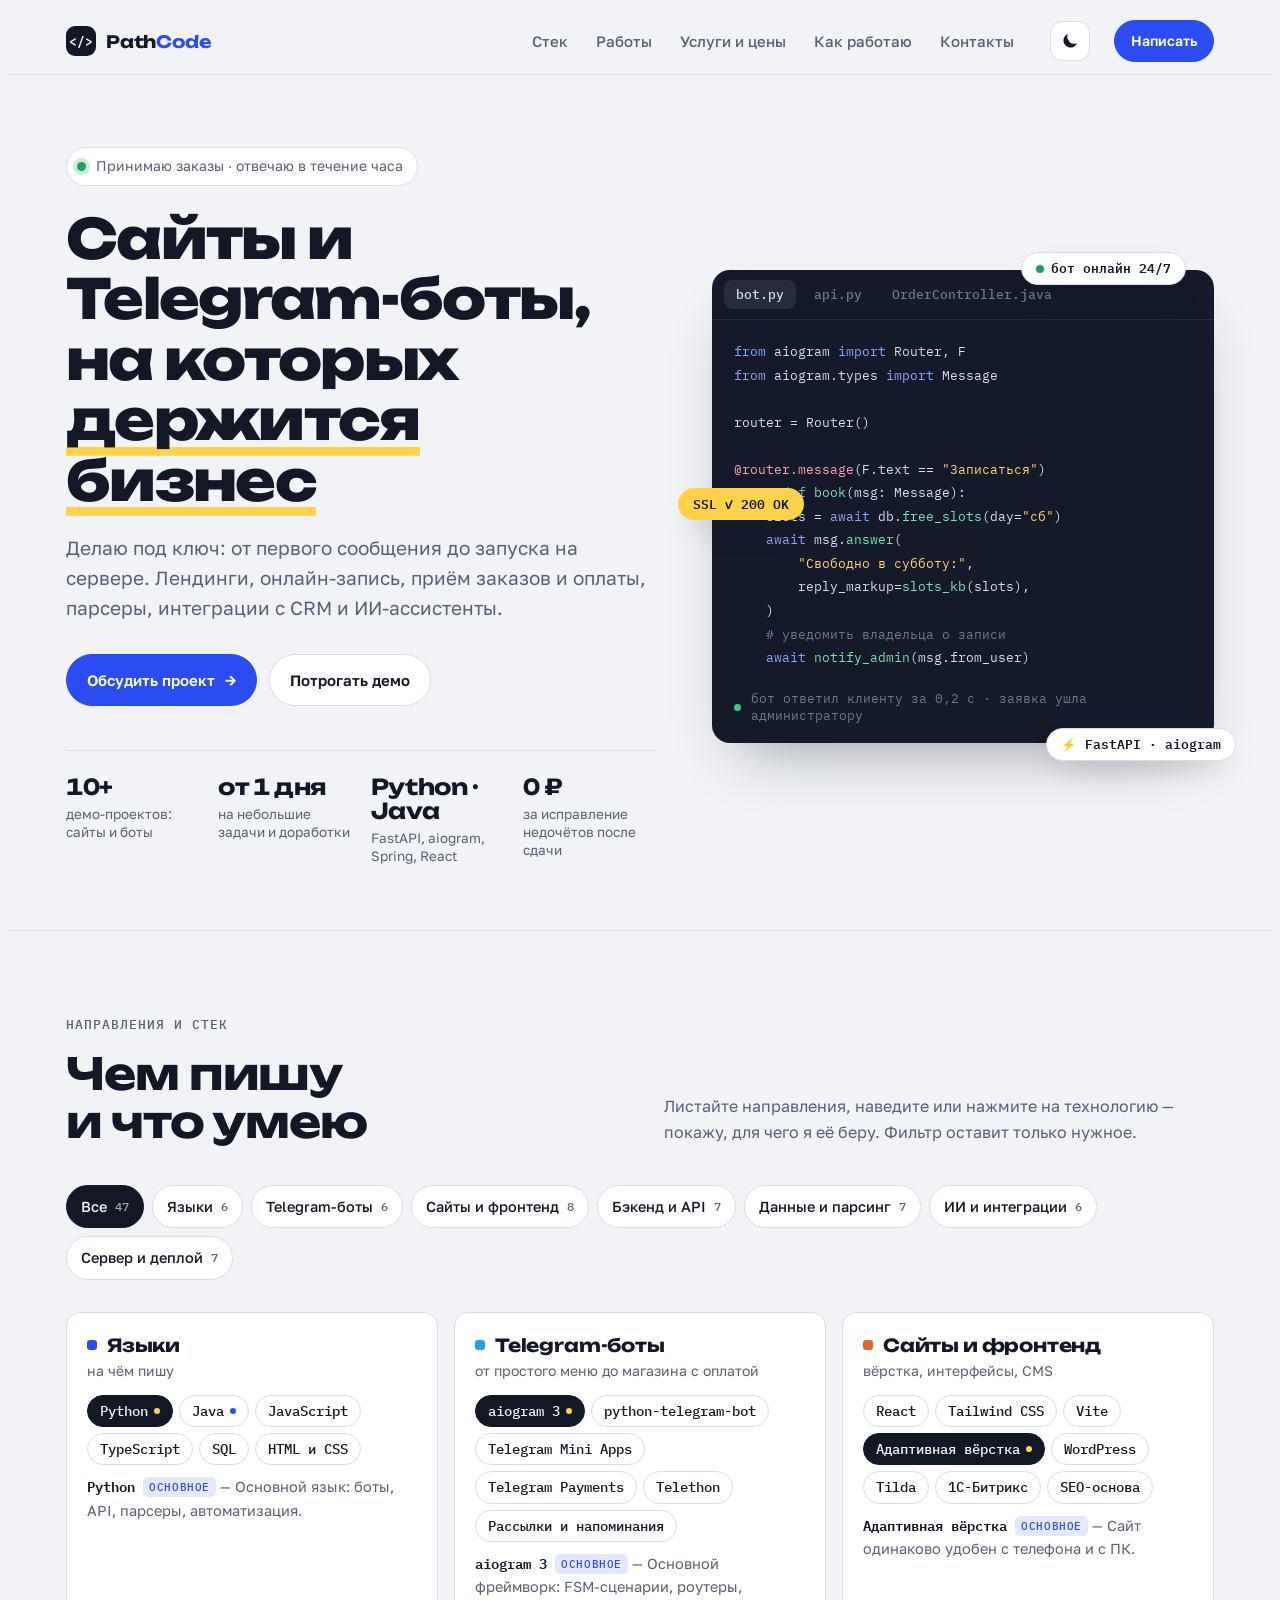
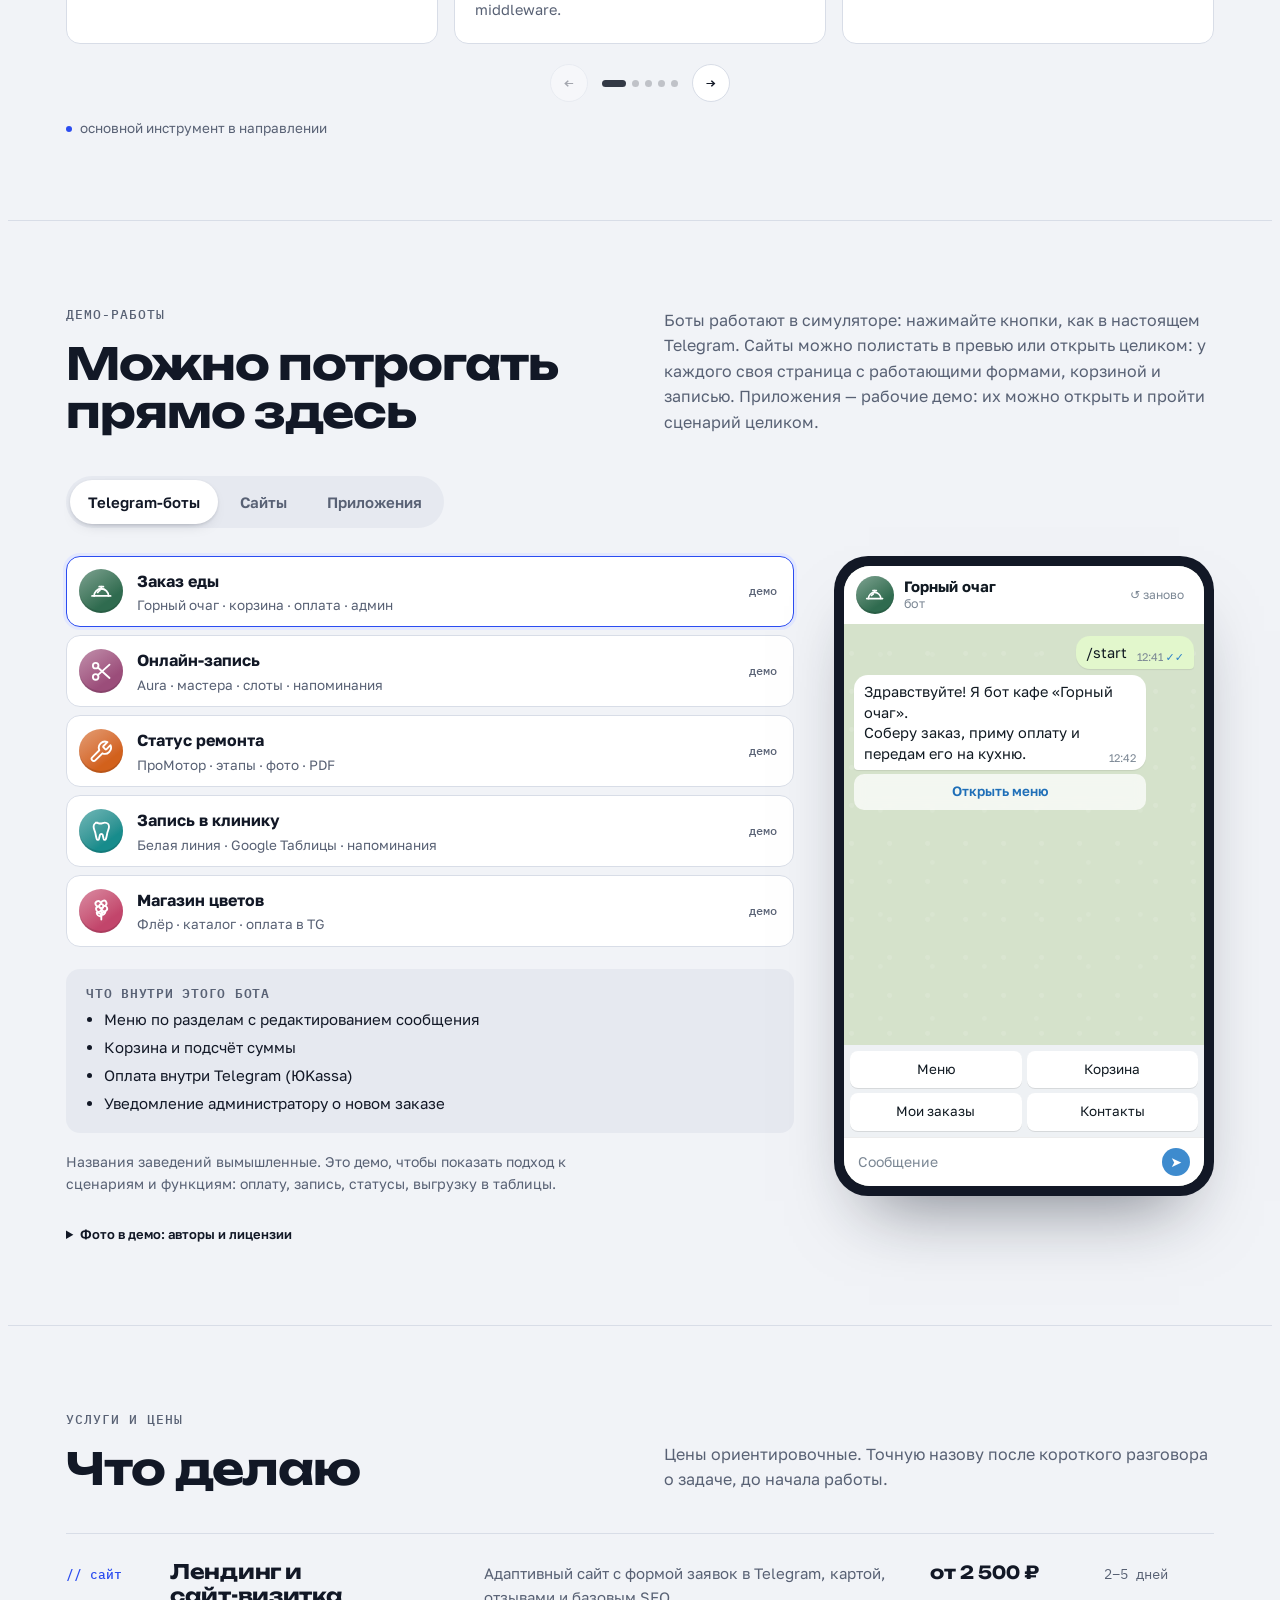
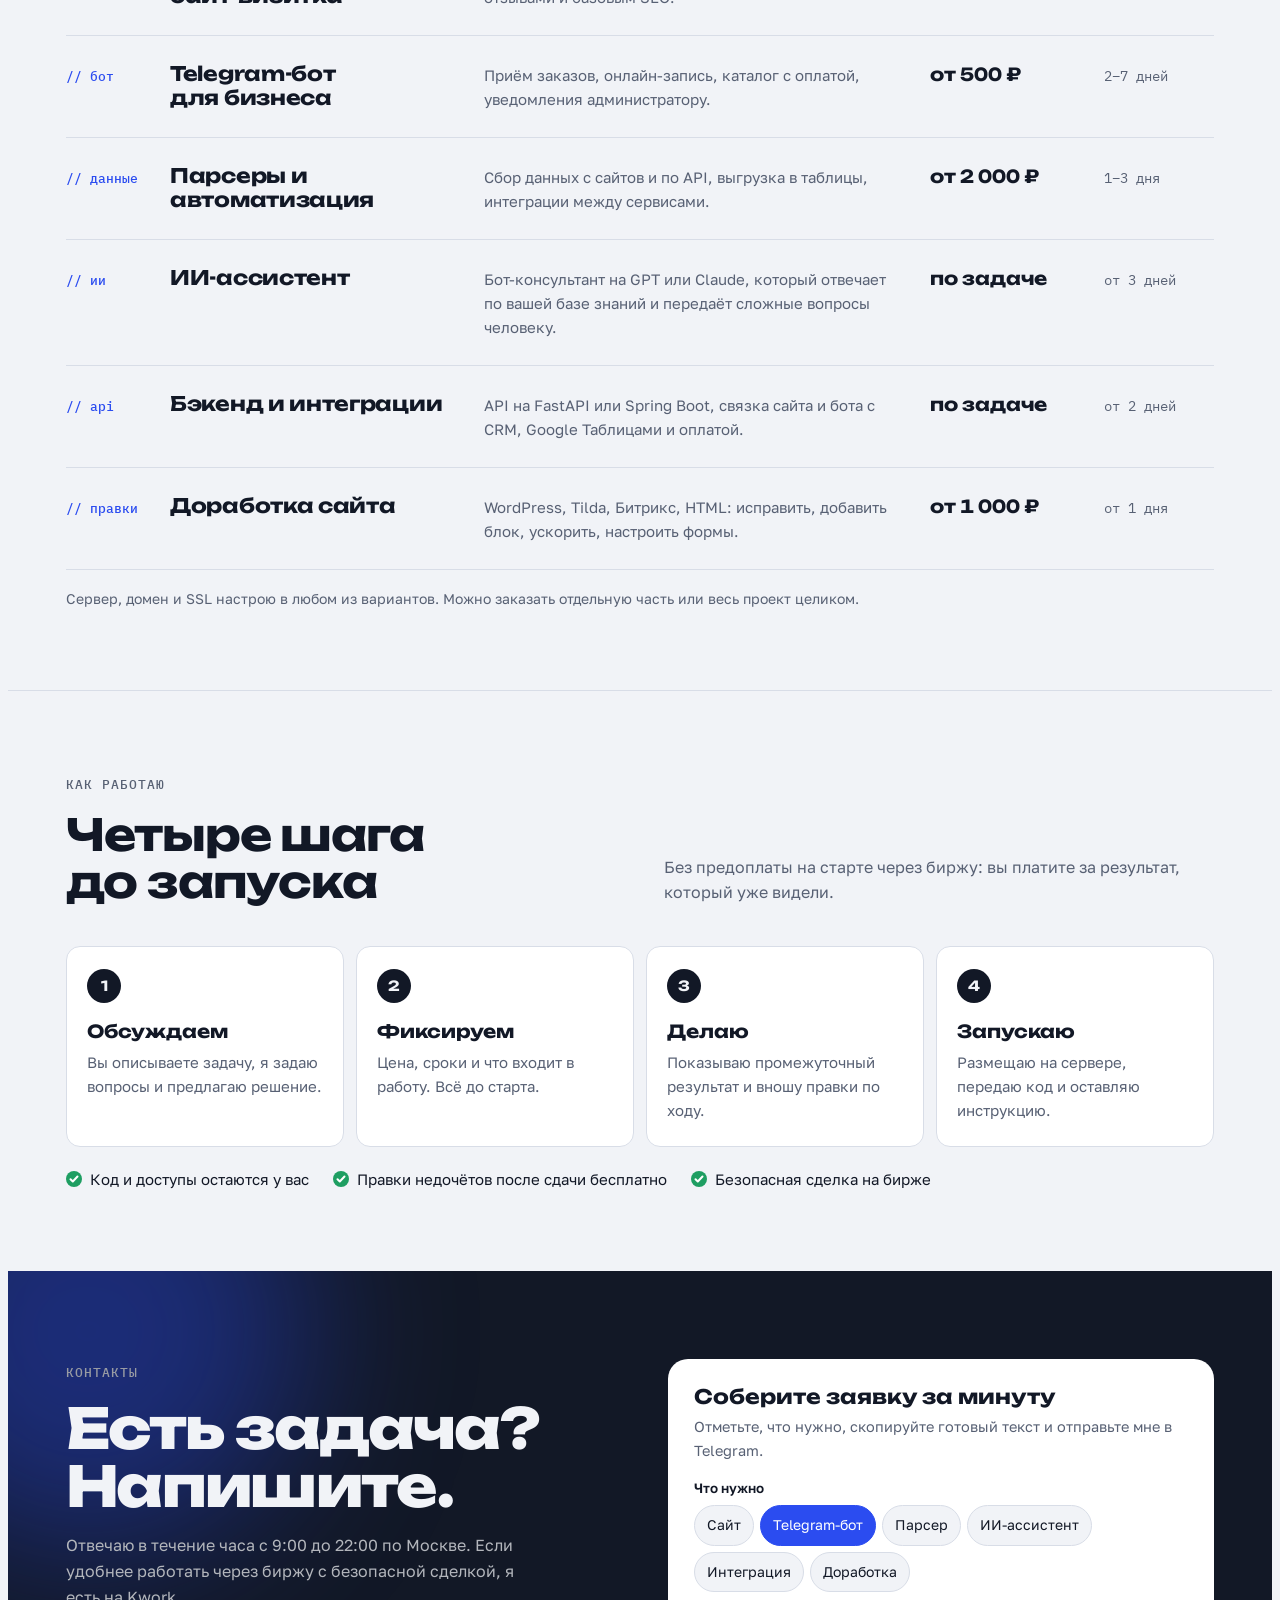
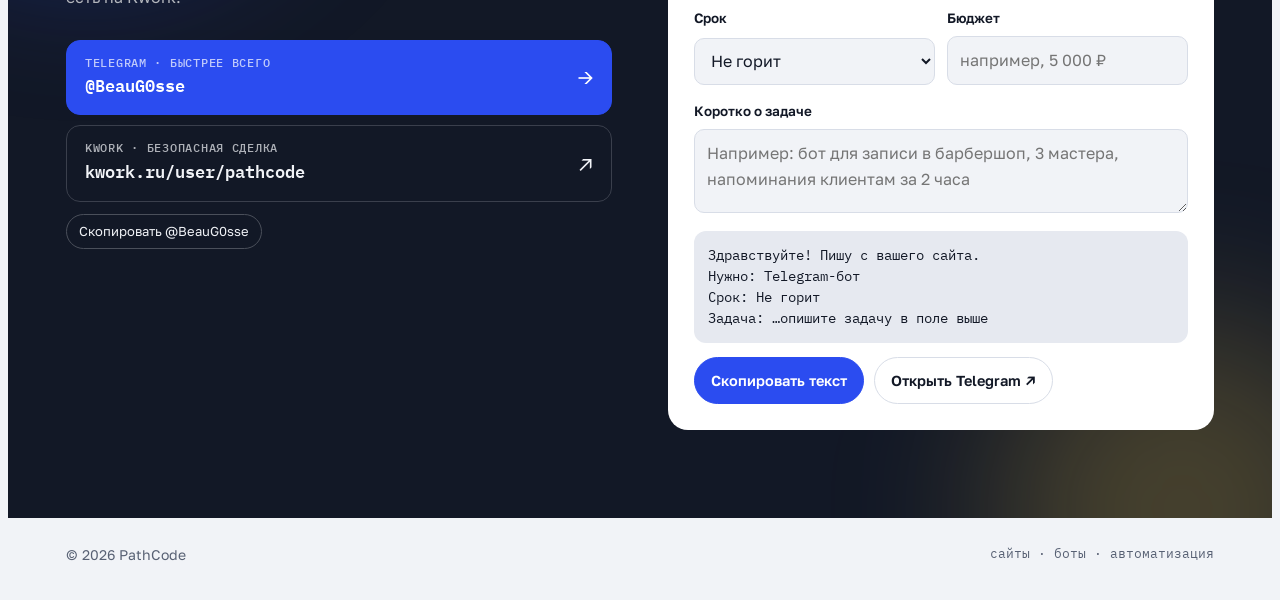
<file: index.html>
<!doctype html>
<html lang="ru">
<head>
<meta charset="utf-8">
<meta name="viewport" content="width=device-width, initial-scale=1, viewport-fit=cover">
<title>PathCode</title>
<meta name="claude:viewport-fit-sides" content="cover">
<meta name="description" content="Сайты, Telegram-боты, парсеры и интеграции под ключ. Python, Java, FastAPI, aiogram, React.">
<link rel="preconnect" href="https://fonts.googleapis.com">
<link rel="preconnect" href="https://fonts.gstatic.com" crossorigin>
<link rel="stylesheet" href="https://fonts.googleapis.com/css2?family=Unbounded:wght@500;700;800&family=Golos+Text:wght@400;500;600;700&family=IBM+Plex+Mono:wght@400;500;600&family=Cormorant:wght@500;700&family=Manrope:wght@400;600;800&display=swap">
<style>
/* Layout: "рабочий стол разработчика" — слева текст, справа живые инструменты (код, бот, превью); всё выровнено по левому краю, секции разделены тонкими линиями */
:root{
  --bg:#F1F3F7; --surface:#FFFFFF; --sunk:#E6E9F0;
  --ink:#121826; --muted:#586174; --line:#D8DDE7;
  --accent:#2B4CF0; --accent-soft:#E3E8FE; --on-accent:#FFFFFF;
  --mark:#FFD24A; --mark-ink:#121826; --ok:#1E9E62;
  --code-bg:#141A2A; --code-fg:#D8DEEC; --code-dim:#6E7891; --code-kw:#8FA6FF; --code-str:#FFD27A; --code-fn:#7FE0B8; --code-dec:#FF9FB7;
  --tg-wall:#D5E2CB; --tg-head:#FFFFFF; --tg-bot:#FFFFFF; --tg-me:#E2F7CC; --tg-ink:#111A22; --tg-dim:#7B8794; --tg-link:#2A7FC9; --tg-btn:rgba(255,255,255,.72); --tg-btn-ink:#1F6FB8; --tg-kb:#EEF1F4; --tg-kbbtn:#FFFFFF; --bezel:#121826;
  --f-display:"Unbounded","Golos Text",system-ui,sans-serif;
  --f-body:"Golos Text",system-ui,-apple-system,"Segoe UI",Roboto,sans-serif;
  --f-mono:"IBM Plex Mono",ui-monospace,Consolas,monospace;
  --r:14px; --wrap:1180px;
}
@media (prefers-color-scheme: dark){:root:not([data-theme="light"]){
  --bg:#0D1220; --surface:#151C2D; --sunk:#1B2337;
  --ink:#E7EBF4; --muted:#99A3B9; --line:#273149;
  --accent:#8299FF; --accent-soft:#1F2950; --on-accent:#0D1220;
  --mark:#FFD24A; --mark-ink:#121826; --ok:#3CCB86;
  --code-bg:#080B14; --code-fg:#D8DEEC; --code-dim:#5F6981;
  --tg-wall:#0E1621; --tg-head:#17212B; --tg-bot:#182533; --tg-me:#2B5278; --tg-ink:#F2F5F8; --tg-dim:#7D8E9E; --tg-link:#6AB3F3; --tg-btn:rgba(40,60,80,.85); --tg-btn-ink:#E9F1F8; --tg-kb:#17212B; --tg-kbbtn:#24323F; --bezel:#2A3450;
  color-scheme:dark}}
:root[data-theme="dark"]{
  --bg:#0D1220; --surface:#151C2D; --sunk:#1B2337;
  --ink:#E7EBF4; --muted:#99A3B9; --line:#273149;
  --accent:#8299FF; --accent-soft:#1F2950; --on-accent:#0D1220;
  --mark:#FFD24A; --mark-ink:#121826; --ok:#3CCB86;
  --code-bg:#080B14; --code-fg:#D8DEEC; --code-dim:#5F6981;
  --tg-wall:#0E1621; --tg-head:#17212B; --tg-bot:#182533; --tg-me:#2B5278; --tg-ink:#F2F5F8; --tg-dim:#7D8E9E; --tg-link:#6AB3F3; --tg-btn:rgba(40,60,80,.85); --tg-btn-ink:#E9F1F8; --tg-kb:#17212B; --tg-kbbtn:#24323F; --bezel:#2A3450;
  color-scheme:dark}

*{box-sizing:border-box}
html{scroll-behavior:smooth;scroll-padding-top:72px}
body{background:var(--bg);color:var(--ink);font:400 16px/1.6 var(--f-body);-webkit-font-smoothing:antialiased;overflow-x:hidden}
a{color:inherit}
button{font:inherit;color:inherit;cursor:pointer}
:focus-visible{outline:2px solid var(--accent);outline-offset:3px;border-radius:6px}
h1,h2,h3{text-wrap:balance;margin:0}
p{margin:0}
.wrap{max-width:var(--wrap);margin:0 auto;padding-left:max(16px,env(safe-area-inset-left,0px));padding-right:max(16px,env(safe-area-inset-right,0px))}
.eyebrow{font:500 12.5px/1 var(--f-mono);letter-spacing:.08em;text-transform:uppercase;color:var(--muted)}
.btn{display:inline-flex;align-items:center;gap:10px;padding:13px 20px;border-radius:999px;border:1px solid var(--line);background:var(--surface);text-decoration:none;font-weight:600;font-size:15px;transition:transform .15s,background .15s,border-color .15s}
.btn:hover{transform:translateY(-1px);border-color:var(--ink)}
.btn--main{background:var(--accent);border-color:var(--accent);color:var(--on-accent)}
.btn--main:hover{border-color:var(--accent);filter:brightness(1.07)}

/* header */
.top{position:sticky;top:env(safe-area-inset-top,0px);z-index:20;background:color-mix(in srgb,var(--bg) 86%,transparent);backdrop-filter:blur(10px);-webkit-backdrop-filter:blur(10px);border-bottom:1px solid var(--line)}
.top .wrap{display:flex;align-items:center;gap:24px;padding-block:12px}
.logo{display:flex;align-items:center;gap:10px;text-decoration:none;font:700 17px/1 var(--f-display);letter-spacing:-.01em}
.logo-mark{width:30px;height:30px;border-radius:9px;background:var(--ink);color:var(--bg);display:grid;place-items:center;font:600 13px/1 var(--f-mono)}
.logo b{color:var(--accent);font-weight:700}
.nav{display:flex;gap:4px;margin-left:auto}
.nav a{padding:8px 12px;border-radius:999px;text-decoration:none;color:var(--muted);font-size:15px;font-weight:500}
.nav a:hover{color:var(--ink);background:var(--sunk)}
.top .btn{padding:9px 16px;font-size:14px}
@media (max-width:820px){.nav{display:none}.top .btn{margin-left:auto}}

/* hero */
.hero .wrap{display:grid;grid-template-columns:minmax(0,1.08fr) minmax(0,.92fr);gap:56px;align-items:center;padding-block:72px 64px}
.status{display:inline-flex;align-items:center;gap:10px;padding:7px 14px 7px 10px;border-radius:999px;background:var(--surface);border:1px solid var(--line);font-size:14px;color:var(--muted)}
.status i{width:9px;height:9px;border-radius:50%;background:var(--ok);box-shadow:0 0 0 4px color-mix(in srgb,var(--ok) 22%,transparent)}
.hero h1{font:800 clamp(32px,4.3vw,56px)/1.1 var(--f-display);letter-spacing:-.03em;margin:22px 0 22px}
.hl{text-decoration:underline;text-decoration-color:var(--mark);text-decoration-thickness:.16em;text-underline-offset:.14em;text-decoration-skip-ink:none}
.lead{font-size:clamp(17px,1.6vw,19px);color:var(--muted);max-width:34em}
.cta{display:flex;flex-wrap:wrap;gap:12px;margin-top:30px}
.facts{display:grid;grid-template-columns:repeat(4,minmax(0,1fr));gap:20px;margin-top:44px;padding-top:24px;border-top:1px solid var(--line)}
.facts b{display:block;font:700 22px/1.1 var(--f-display);letter-spacing:-.02em;font-variant-numeric:tabular-nums}
.facts span{display:block;font-size:13.5px;color:var(--muted);margin-top:6px;line-height:1.35}
@media (max-width:980px){.hero .wrap{grid-template-columns:minmax(0,1fr);gap:40px;padding-block:48px}}
@media (max-width:560px){.facts{grid-template-columns:repeat(2,minmax(0,1fr))}}

/* code window */
.code{background:var(--code-bg);color:var(--code-fg);border-radius:18px;overflow:hidden;box-shadow:0 30px 60px -30px rgba(18,24,38,.45);min-width:0}
.code-bar{display:flex;align-items:center;gap:6px;padding:10px 12px;border-bottom:1px solid rgba(255,255,255,.07);overflow-x:auto;scrollbar-width:none}
.code-tab{border:0;background:transparent;color:var(--code-dim);font:500 13px/1 var(--f-mono);padding:8px 12px;border-radius:8px;white-space:nowrap}
.code-tab[aria-selected="true"]{background:rgba(255,255,255,.08);color:var(--code-fg)}
.code pre{margin:0;padding:20px 22px 8px;font:400 clamp(11.5px,1.05vw,13.5px)/1.75 var(--f-mono);overflow-x:auto;min-height:250px;scrollbar-width:none}
.code pre::-webkit-scrollbar,.code-bar::-webkit-scrollbar{display:none}
@media (max-width:980px){.code pre{font-size:clamp(11px,2.9vw,13.5px)}}
@media (max-width:560px){.code pre{white-space:pre-wrap;overflow-wrap:anywhere;padding:16px 16px 6px;min-height:0}}
.code .k{color:var(--code-kw)}.code .s{color:var(--code-str)}.code .f{color:var(--code-fn)}.code .d{color:var(--code-dec)}.code .c{color:var(--code-dim)}
.code-out{display:flex;gap:10px;align-items:center;padding:12px 22px 18px;font:400 12.5px/1.4 var(--f-mono);color:var(--code-dim)}
.code-out i{width:7px;height:7px;border-radius:50%;background:#3CCB86;flex:none}

/* sections */
.sec{border-top:1px solid var(--line)}
.sec>.wrap{padding-block:80px}
.sec-head{display:grid;grid-template-columns:minmax(0,1fr) minmax(0,1fr);gap:24px 48px;align-items:end;margin-bottom:40px}
.sec-head h2{font:700 clamp(28px,3.6vw,44px)/1.08 var(--f-display);letter-spacing:-.025em;margin-top:14px}
.sec-head p{color:var(--muted);max-width:36em}
@media (max-width:820px){.sec>.wrap{padding-block:56px}.sec-head{grid-template-columns:minmax(0,1fr)}}

/* stack */
.dirs{display:flex;flex-wrap:wrap;gap:8px;margin-bottom:28px}
.dir{display:inline-flex;align-items:center;gap:8px;border:1px solid var(--line);background:var(--surface);padding:9px 14px;border-radius:999px;font-size:14.5px;font-weight:500}
.dir small{font:500 12px/1 var(--f-mono);color:var(--muted);font-variant-numeric:tabular-nums}
.dir[aria-pressed="true"]{background:var(--ink);border-color:var(--ink);color:var(--bg)}
.dir[aria-pressed="true"] small{color:inherit;opacity:.65}
.groups{display:grid;border-top:1px solid var(--line)}
.group{display:grid;grid-template-columns:240px minmax(0,1fr);gap:10px 32px;padding:22px 0;border-bottom:1px solid var(--line)}
.group h3{display:flex;align-items:center;gap:10px;font:700 18px/1.2 var(--f-display);letter-spacing:-.01em}
.group h3::before{content:"";width:10px;height:10px;border-radius:3px;background:var(--dot);flex:none}
.group-note{display:block;font-size:14px;color:var(--muted);margin-top:6px;line-height:1.35}
.tchips{display:flex;flex-wrap:wrap;gap:6px}
.tchip{display:inline-flex;align-items:center;gap:6px;border:1px solid var(--line);background:var(--surface);border-radius:999px;padding:7px 12px;font:500 13.5px/1.2 var(--f-mono);transition:border-color .15s,background .15s,color .15s}
.tchip:hover{border-color:var(--dot)}
.tchip.core::after{content:"";width:6px;height:6px;border-radius:50%;background:var(--accent)}
.tchip[aria-pressed="true"]{background:var(--ink);border-color:var(--ink);color:var(--bg)}
.tchip[aria-pressed="true"].core::after{background:var(--mark)}
.tdesc{margin-top:10px;font-size:14.5px;color:var(--muted);min-height:1.5em}
.tdesc b{color:var(--ink);font:600 14px/1.4 var(--f-mono)}
.tdesc em{font-style:normal;font:500 10.5px/1 var(--f-mono);letter-spacing:.06em;text-transform:uppercase;color:var(--accent);background:var(--accent-soft);padding:3px 6px;border-radius:5px;margin-left:8px;vertical-align:1px}
.stack-key{margin-top:16px;font-size:13.5px;color:var(--muted);display:flex;align-items:center;gap:8px;flex-wrap:wrap}
.stack-key i{width:6px;height:6px;border-radius:50%;background:var(--accent)}
@media (max-width:820px){.group{grid-template-columns:minmax(0,1fr)}
  .dirs{flex-wrap:nowrap;overflow-x:auto;scrollbar-width:none;margin-inline:-16px;padding-inline:16px;margin-bottom:20px}
  .dirs::-webkit-scrollbar{display:none}.dir{flex:none}}

/* переключатель темы */
.th-bt{width:40px;height:40px;flex:none;display:grid;place-items:center;border:1px solid var(--line);border-radius:12px;background:var(--surface);color:var(--ink);padding:0;transition:border-color .15s,transform .15s}
.th-bt:hover{border-color:var(--ink)}
.th-bt:active{transform:scale(.92)}
.th-bt svg{width:20px;height:20px;fill:none;stroke:currentColor;stroke-width:1.8;stroke-linecap:round;stroke-linejoin:round;grid-area:1/1;transition:transform .5s cubic-bezier(.3,1.4,.4,1),opacity .3s}
.th-moon{fill:currentColor!important;stroke:none!important}
.th-sun{opacity:0;transform:rotate(-90deg) scale(.5)}
.th-dark .th-sun{opacity:1;transform:none}
.th-dark .th-moon{opacity:0;transform:rotate(90deg) scale(.5)}
@media (max-width:820px){.top .wrap{gap:10px}.th-bt{margin-left:auto}.top .wrap>.btn{margin-left:0}}
@media (max-width:440px){.top .wrap>.btn{display:none}}
::view-transition-old(root),::view-transition-new(root){animation:none;mix-blend-mode:normal}
.techs{display:grid;grid-template-columns:repeat(auto-fill,minmax(230px,1fr));gap:10px}
.tech{background:var(--surface);border:1px solid var(--line);border-radius:12px;padding:14px 16px;min-width:0}
.tech b{display:flex;align-items:center;gap:8px;font:600 15.5px/1.3 var(--f-mono);letter-spacing:-.01em}
.tech b::before{content:"";width:8px;height:8px;border-radius:2px;background:var(--dot,var(--accent));flex:none}
.tech p{font-size:14px;color:var(--muted);margin-top:6px;line-height:1.45}
.tech.core{border-color:color-mix(in srgb,var(--accent) 45%,var(--line))}
.tech.core b::after{content:"основное";margin-left:auto;font:500 10.5px/1 var(--f-mono);letter-spacing:.06em;text-transform:uppercase;color:var(--accent);background:var(--accent-soft);padding:4px 6px;border-radius:5px}

/* works */
.switch{display:inline-flex;padding:4px;background:var(--sunk);border-radius:999px;gap:4px;margin-bottom:28px}
.switch button{border:0;background:transparent;padding:10px 18px;border-radius:999px;font-weight:600;font-size:15px;color:var(--muted)}
.switch button[aria-selected="true"]{background:var(--surface);color:var(--ink);box-shadow:0 1px 3px rgba(18,24,38,.12)}
/* бегунок переключателя вкладок: переезжает под выбранную кнопку */
.switch{position:relative}
.switch button{position:relative;z-index:1;transition:color .25s}
.sw-ind{position:absolute;z-index:0;top:4px;bottom:4px;left:0;width:0;border-radius:999px;background:var(--surface);box-shadow:0 1px 3px rgba(18,24,38,.12),0 6px 16px -10px rgba(18,24,38,.35);transition:transform .45s cubic-bezier(.3,1.25,.4,1),width .45s cubic-bezier(.3,1.25,.4,1);pointer-events:none}
.switch.js button[aria-selected="true"]{background:transparent;box-shadow:none}
.switch.noanim .sw-ind{transition:none}
.switch button:active{transform:scale(.96)}
/* появление вкладки */
@keyframes tp-in{from{opacity:0;transform:translateY(14px)}to{opacity:1;transform:none}}
@keyframes tp-card{from{opacity:0;transform:translateY(18px) scale(.97)}to{opacity:1;transform:none}}
.tp-in{animation:tp-in .45s cubic-bezier(.2,.8,.2,1) both}
.tp-in .app-card{animation:tp-card .5s cubic-bezier(.2,.8,.2,1) both}
.tp-in .app-card:nth-child(2){animation-delay:.06s}.tp-in .app-card:nth-child(3){animation-delay:.12s}.tp-in .app-card:nth-child(4){animation-delay:.18s}.tp-in .app-card:nth-child(5){animation-delay:.24s}
.tp-in .bot-list>*{animation:tp-card .45s cubic-bezier(.2,.8,.2,1) both}
.tp-in .bot-list>*:nth-child(2){animation-delay:.05s}.tp-in .bot-list>*:nth-child(3){animation-delay:.1s}.tp-in .bot-list>*:nth-child(4){animation-delay:.15s}.tp-in .bot-list>*:nth-child(5){animation-delay:.2s}
.tp-in .stage{animation:tp-card .55s .08s cubic-bezier(.2,.8,.2,1) both}
.app-card img{transition:transform .5s cubic-bezier(.2,.8,.2,1)}
.app-card:hover img{transform:scale(1.04)}
@keyframes ad-in{from{opacity:0;transform:translateY(18px) scale(.97)}to{opacity:1;transform:none}}
.app-dlg[open]{animation:ad-in .35s cubic-bezier(.2,.8,.2,1)}
.app-dlg[open]::backdrop{animation:tp-fade .3s ease}
@keyframes tp-fade{from{opacity:0}}
.ad-phone.swap{animation:ad-in .4s cubic-bezier(.2,.8,.2,1)}
/* ---------- приложения ---------- */
.apps-note{margin:0 0 18px;color:var(--muted);max-width:62ch}
.apps{display:grid;grid-template-columns:repeat(3,minmax(0,1fr));gap:16px}
.app-card{display:block;width:100%;padding:0;text-align:left;font:inherit;color:inherit;background:var(--surface);border:1px solid var(--line);border-radius:var(--r);overflow:hidden;cursor:pointer;transition:transform .2s,box-shadow .2s,border-color .2s}
.app-card:hover{transform:translateY(-3px);border-color:var(--accent);box-shadow:0 18px 36px -24px rgba(18,24,38,.5)}
.app-card img{display:block;width:100%;height:auto;aspect-ratio:3/2;object-fit:cover;background:#0B0E17}
.app-card span{display:flex;justify-content:space-between;align-items:center;gap:10px;padding:12px 14px;font-weight:600;font-size:15px}
.app-card small{flex:none;color:var(--accent);font-weight:600;font-size:13px}
.app-dlg{width:min(940px,calc(100vw - 24px));max-height:calc(100dvh - 24px);padding:0;border:0;border-radius:24px;background:var(--surface);color:var(--ink);overflow:auto}
.app-dlg::backdrop{background:rgba(8,11,20,.75);backdrop-filter:blur(4px)}
.ad-wrap{display:grid;grid-template-columns:auto minmax(0,1fr);gap:32px;align-items:center;padding:24px 28px}
.ad-phone{width:min(360px,calc((100dvh - 96px) * .47));aspect-ratio:360/760;border-radius:46px;padding:10px;background:#08080A;box-shadow:0 0 0 2px #2A2C33,0 30px 60px -30px rgba(0,0,0,.7)}
.ad-phone iframe{display:block;width:100%;height:100%;border:0;border-radius:37px;background:#F4F4F8}
.app-dlg .ad-tag{display:inline-block;margin-bottom:12px;padding:5px 12px;border-radius:999px;background:var(--accent-soft);color:var(--accent);font-size:12.5px;font-weight:700;letter-spacing:.04em}
.app-dlg h3{margin:0 0 8px;font:600 26px/1.15 var(--f-display)}
.app-dlg p{margin:0 0 14px;color:var(--muted)}
.app-dlg ul{display:flex;flex-wrap:wrap;gap:8px;margin:0 0 18px;padding:0;list-style:none}
.app-dlg li{padding:5px 12px;border-radius:999px;background:var(--sunk);color:var(--ink);font-size:13.5px}
.ad-try{margin:0 0 18px;padding:12px 14px;border-radius:14px;background:var(--sunk);font-size:14px;color:var(--muted)}
.ad-try b{color:var(--ink)}
.ad-acts{display:flex;flex-wrap:wrap;gap:10px;align-items:center}
.ad-open{display:inline-flex;align-items:center;gap:8px;height:46px;padding:0 18px;border-radius:999px;background:var(--accent);color:var(--on-accent);font-weight:600;text-decoration:none}
.ad-nav{display:flex;gap:8px;margin-left:auto}
.ad-nav button,.ad-x{width:46px;height:46px;border-radius:50%;border:1px solid var(--line);background:var(--surface);color:var(--ink);font-size:20px;line-height:1;cursor:pointer;display:grid;place-items:center}
.ad-nav button:hover,.ad-x:hover{border-color:var(--accent);color:var(--accent)}
.ad-x{position:absolute;top:14px;right:14px;z-index:2}
@media (max-width:900px){.apps{grid-template-columns:repeat(2,minmax(0,1fr))}.ad-wrap{gap:22px;padding:20px}}
@media (max-width:600px){.apps{grid-template-columns:1fr}}
@media (max-width:440px){.switch{display:flex;max-width:100%;overflow-x:auto;scrollbar-width:none}.switch::-webkit-scrollbar{display:none}.switch button{flex:none;padding:9px 11px;font-size:13.5px}}
@media (max-width:360px){.switch{gap:1px;padding:3px}.switch button{padding:8px 6px;font-size:12.5px}}

.bots{display:grid;grid-template-columns:minmax(0,1fr) 380px;grid-template-areas:"list phone" "info phone";grid-template-rows:auto 1fr;gap:0 40px;align-items:start}
.bot-list{grid-area:list}.bot-info{grid-area:info}.bots .phone{grid-area:phone}
.bot-list{display:grid;gap:8px}
.bot-item{display:grid;grid-template-columns:44px minmax(0,1fr) auto;gap:14px;align-items:center;text-align:left;width:100%;border:1px solid var(--line);background:var(--surface);padding:12px 16px 12px 12px;border-radius:14px;transition:border-color .15s}
.bot-item:hover{border-color:var(--muted)}
.bot-item[aria-pressed="true"]{border-color:var(--accent);box-shadow:0 0 0 3px var(--accent-soft)}
.ava{width:44px;height:44px;border-radius:50%;display:grid;place-items:center;flex:none;color:#fff;background:linear-gradient(145deg,color-mix(in srgb,var(--c) 62%,#fff),var(--c) 70%);box-shadow:inset 0 -2px 0 rgba(0,0,0,.12)}
.ava svg{width:56%;height:56%;fill:none;stroke:#fff;stroke-width:1.8;stroke-linecap:round;stroke-linejoin:round}
.bot-item b{display:block;font-size:16px}
.bot-item span span{display:block;font-size:13.5px;color:var(--muted);line-height:1.35;margin-top:2px}
.bot-item em{font:500 12px/1 var(--f-mono);font-style:normal;color:var(--muted)}
.bot-note{margin-top:18px;font-size:14px;color:var(--muted);max-width:36em}
.bot-what{margin-top:22px;padding:18px 20px;border-radius:14px;background:var(--sunk)}
.bot-what h4{margin:0 0 8px;font:600 12.5px/1 var(--f-mono);letter-spacing:.06em;text-transform:uppercase;color:var(--muted)}
.bot-what ul{margin:0;padding-left:18px;display:grid;gap:4px;font-size:15px}
@media (max-width:960px){.bots{grid-template-columns:minmax(0,1fr);grid-template-areas:"list" "phone" "info";grid-template-rows:auto;gap:18px}.bots .phone{margin:0 auto}
  .bot-list{display:flex;overflow-x:auto;scroll-snap-type:x mandatory;padding:4px 4px 8px;margin:-4px -4px 0}
  .bot-item{flex:0 0 250px;scroll-snap-align:start}.bot-item em{display:none}.bot-item{grid-template-columns:40px minmax(0,1fr)}}
@media (max-width:420px){.phone{height:580px}}

/* telegram phone */
.phone{width:100%;max-width:380px;height:640px;border-radius:34px;padding:10px;background:var(--bezel);box-shadow:0 40px 70px -35px rgba(18,24,38,.55)}
.tg{height:100%;border-radius:26px;overflow:hidden;display:flex;flex-direction:column;background:var(--tg-wall);color:var(--tg-ink);font:400 14.5px/1.42 var(--f-body);position:relative}
.tg::before{content:"";position:absolute;inset:0;opacity:.35;background-image:radial-gradient(circle at 20% 30%,rgba(255,255,255,.35) 0 2px,transparent 3px),radial-gradient(circle at 70% 70%,rgba(255,255,255,.25) 0 2px,transparent 3px);background-size:38px 38px,52px 52px;pointer-events:none}
.tg-head{display:flex;align-items:center;gap:10px;padding:10px 12px;background:var(--tg-head);position:relative;z-index:1}
.tg-head .ava{width:38px;height:38px;font-size:13px}
.tg-head b{display:block;font-size:15px;line-height:1.2}
.tg-head span{display:block;font-size:12.5px;color:var(--tg-dim)}
.tg-reset{margin-left:auto;border:0;background:transparent;color:var(--tg-dim);font-size:12px;padding:6px 8px;border-radius:8px}
.tg-reset:hover{background:rgba(127,127,127,.15);color:var(--tg-ink)}
.tg-feed{flex:1;overflow-y:auto;padding:12px 10px 8px;display:flex;flex-direction:column;gap:6px;position:relative;z-index:1;overscroll-behavior:contain}
.m{max-width:86%;display:flex;flex-direction:column;gap:4px;animation:pop .22s ease-out}
.m.me{align-self:flex-end}
.bub{background:var(--tg-bot);padding:7px 10px 6px;border-radius:14px 14px 14px 4px;box-shadow:0 1px 1px rgba(0,0,0,.08);overflow-wrap:anywhere}
.me .bub{background:var(--tg-me);border-radius:14px 14px 4px 14px}
.bub time{float:right;margin:6px 0 -4px 10px;font-size:11px;color:var(--tg-dim)}
.me .bub time::after{content:" ✓✓";color:var(--tg-link)}
.ikb{display:grid;gap:4px}
.ikb div{display:flex;gap:4px}
.ikb button{flex:1;border:0;background:var(--tg-btn);color:var(--tg-btn-ink);border-radius:10px;padding:8px 6px;font-size:13.5px;font-weight:600;backdrop-filter:blur(6px);transition:filter .12s}
.ikb button:hover{filter:brightness(.95)}
.ikb button:disabled{opacity:.55;cursor:default}
.typing .bub{display:flex;gap:4px;padding:12px 14px}
.typing i{width:6px;height:6px;border-radius:50%;background:var(--tg-dim);animation:blink 1s infinite}
.typing i:nth-child(2){animation-delay:.15s}.typing i:nth-child(3){animation-delay:.3s}
.tg-kb{display:grid;gap:5px;padding:6px;background:var(--tg-kb);position:relative;z-index:1}
.tg-kb:empty{display:none}
.tg-kb div{display:flex;gap:5px}
.tg-kb button{flex:1;border:0;background:var(--tg-kbbtn);color:var(--tg-ink);border-radius:8px;padding:9px 6px;font-size:13.5px;box-shadow:0 1px 0 rgba(0,0,0,.1)}
.tg-input{display:flex;align-items:center;gap:10px;padding:10px 14px;background:var(--tg-head);color:var(--tg-dim);font-size:14px;position:relative;z-index:1;border-top:1px solid rgba(127,127,127,.15)}
.tg-input span{flex:1}
.tg-input i{width:28px;height:28px;border-radius:50%;background:var(--tg-link);opacity:.9;flex:none;display:grid;place-items:center;color:#fff;font-style:normal;font-size:14px}
/* rich bubbles */
.ph{height:150px;border-radius:10px;margin:-1px -4px 6px;position:relative;overflow:hidden;background:var(--g) center/cover}
.ph small{position:absolute;left:8px;bottom:7px;font:500 11px/1 var(--f-mono);color:#fff;background:rgba(0,0,0,.35);padding:4px 6px;border-radius:5px}
.doc{display:flex;gap:10px;align-items:center;margin-bottom:4px}
.doc i{width:42px;height:42px;border-radius:50%;background:var(--tg-link);color:#fff;display:grid;place-items:center;font:600 11px/1 var(--f-mono);font-style:normal;flex:none}
.doc b{display:block;font-size:14px}.doc span{font-size:12px;color:var(--tg-dim)}
.inv{border-left:3px solid var(--tg-link);padding-left:9px;margin:2px 0 4px}
.inv b{display:block}.inv span{font-size:13px;color:var(--tg-dim)}
.steps{list-style:none;margin:6px 0 2px;padding:0;display:grid;gap:5px;font-size:13.5px}
.steps li{display:flex;gap:8px;align-items:center}
.steps li::before{content:"";width:10px;height:10px;border-radius:50%;border:2px solid var(--tg-dim);flex:none}
.steps li.ok::before{background:#3CCB86;border-color:#3CCB86}
.steps li.now::before{border-color:var(--tg-link);background:radial-gradient(var(--tg-link) 35%,transparent 40%)}
.steps li.now{font-weight:600}
.sheet{margin-top:6px;border-radius:8px;overflow:hidden;border:1px solid rgba(127,127,127,.3);font:400 11px/1.3 var(--f-mono)}
.sheet-t{background:#1E8E4E;color:#fff;padding:5px 8px;font-weight:600}
.sheet table{border-collapse:collapse;width:100%}
.sheet td{padding:4px 5px;border-top:1px solid rgba(127,127,127,.25);white-space:nowrap}
.sheet tr.new td{background:rgba(255,210,74,.35)}
.sys{align-self:center;font-size:12px;background:rgba(0,0,0,.22);color:#fff;padding:4px 10px;border-radius:999px;animation:pop .22s ease-out}
@keyframes pop{from{opacity:.2;transform:translateY(6px)}to{opacity:1;transform:none}}
@keyframes blink{0%,100%{opacity:.3}50%{opacity:1}}

/* sites */
.site-tabs{display:flex;gap:8px;flex-wrap:wrap;align-items:center;margin-bottom:16px}
.site-tab{border:1px solid var(--line);background:var(--surface);padding:9px 14px;border-radius:999px;font-size:14.5px;font-weight:500;display:inline-flex;gap:8px;align-items:center}
.site-tab i{width:10px;height:10px;border-radius:50%;background:var(--c)}
.site-tab[aria-pressed="true"]{border-color:var(--ink);box-shadow:inset 0 0 0 1px var(--ink)}
.dev{margin-left:auto;display:inline-flex;background:var(--sunk);border-radius:10px;padding:3px}
.dev button{border:0;background:transparent;padding:7px 12px;border-radius:8px;font-size:13.5px;font-weight:600;color:var(--muted)}
.dev button[aria-pressed="true"]{background:var(--surface);color:var(--ink)}
.stage{background:var(--sunk);border-radius:20px;padding:22px;display:flex;justify-content:center}
.browser{width:100%;max-width:100%;border-radius:14px;overflow:hidden;background:var(--surface);box-shadow:0 30px 60px -36px rgba(18,24,38,.5);transition:max-width .35s ease}
.browser.mob{max-width:390px}
.b-bar{display:flex;align-items:center;gap:10px;padding:10px 14px;border-bottom:1px solid var(--line)}
.b-bar i{width:10px;height:10px;border-radius:50%;background:var(--line);flex:none}
.b-url{flex:1;min-width:0;background:var(--sunk);border-radius:8px;padding:6px 12px;font:400 13px/1.2 var(--f-mono);color:var(--muted);white-space:nowrap;overflow:hidden;text-overflow:ellipsis}
.b-open{font-size:13px;font-weight:600;text-decoration:none;color:var(--accent);white-space:nowrap}
.b-view{height:540px;overflow-y:auto;container-type:inline-size;overscroll-behavior:contain;position:relative}
.b-view.live{overflow:hidden;height:620px}
.b-frame{display:block;width:100%;height:100%;border:0;background:#fff}
.site-cap{margin-top:14px;font-size:14px;color:var(--muted)}
.credits{margin-top:28px;font-size:13px;color:var(--muted)}
.credits summary{cursor:pointer;font-weight:600;color:var(--ink);width:max-content;max-width:100%}
.credits ul{margin:10px 0 0;padding-left:18px;display:grid;gap:3px;columns:2}
.credits a{color:var(--accent)}
@media (max-width:700px){.credits ul{columns:1}}
@media (max-width:640px){.stage{padding:10px;border-radius:16px}.dev{margin-left:0}.b-view{height:500px}.b-view.live{height:560px}}

/* mock sites */
.mk{--pad:clamp(18px,5cqi,60px);min-height:100%;background:var(--mb);color:var(--mf);font:400 14px/1.55 var(--mfont-b);overflow:hidden}
.mk *{box-sizing:border-box}
.mk h3,.mk h4,.mk h5{margin:0;font-family:var(--mfont-h);font-weight:700;text-wrap:balance}
.mk p{margin:0}
.mk-nav{display:flex;align-items:center;gap:20px;padding:18px var(--pad)}
.mk-logo{font:700 21px/1 var(--mfont-h);letter-spacing:-.01em}
.mk-links{display:flex;gap:20px;margin-left:auto;font-size:13px;opacity:.75}
.mk-btn{display:inline-flex;align-items:center;justify-content:center;gap:8px;background:var(--ma);color:var(--mai);padding:12px 20px;border-radius:var(--mr);font-weight:700;font-size:13.5px;white-space:nowrap}
.mk-btn.gh{background:transparent;color:inherit;box-shadow:inset 0 0 0 1.5px currentColor}
.mk-btn.sm{padding:8px 14px;font-size:12.5px}
.mk-btn.full{width:100%}
.mk-eb{display:inline-block;font:700 11px/1 var(--mfont-b);letter-spacing:.14em;text-transform:uppercase;opacity:.7}
.mk-chip{display:inline-flex;align-items:center;padding:7px 12px;border-radius:999px;font-size:12.5px;font-weight:600;box-shadow:inset 0 0 0 1px var(--mline);white-space:nowrap}
.mk-chip.on{background:var(--ma);color:var(--mai);box-shadow:none}
.mk-chip.off{opacity:.35;text-decoration:line-through}
.mk-row{display:flex;flex-wrap:wrap;gap:6px}
.mk-wid{background:var(--mcard);color:var(--mwf,var(--mf));border-radius:var(--mr2);padding:22px;box-shadow:0 30px 60px -30px rgba(0,0,0,.45);display:grid;gap:14px;align-self:center}
.mk-wid h5{font-size:18px;line-height:1.2}
.mk-wid .lbl{font-size:11.5px;font-weight:700;letter-spacing:.06em;text-transform:uppercase;opacity:.55;margin-bottom:-6px}
.mk-wid .note{font-size:11.5px;opacity:.6;text-align:center}
.mk-field{display:flex;justify-content:space-between;gap:10px;padding:11px 13px;border-radius:var(--mr);box-shadow:inset 0 0 0 1px var(--mline);font-size:13px}
.mk-field span:first-child{opacity:.6}
.mk-field span:last-child{font-weight:700}
.mk-sec{padding:clamp(30px,6cqi,64px) var(--pad)}
.mk-sh{display:flex;align-items:end;justify-content:space-between;gap:12px 24px;flex-wrap:wrap;margin-bottom:24px}
.mk-h{font-size:clamp(24px,3.6cqi,38px);line-height:1.08}
.mk-g2{display:grid;grid-template-columns:repeat(2,minmax(0,1fr));gap:12px 40px}
.mk-g3{display:grid;grid-template-columns:repeat(3,minmax(0,1fr));gap:16px}
.mk-g4{display:grid;grid-template-columns:repeat(4,minmax(0,1fr));gap:14px}
.mk-card{background:var(--mcard);border-radius:var(--mr2);padding:18px;display:grid;gap:6px;align-content:start}
.mk-card b{font-size:15px}
.mk-card small{font-size:12.5px;opacity:.65;line-height:1.45}
.mk-card .pr{display:flex;justify-content:space-between;align-items:center;margin-top:8px;font-weight:800;font-size:15px}
.mk-lead{display:flex;align-items:baseline;gap:10px;padding:13px 0;border-bottom:1px solid var(--mline);font-size:14px}
.mk-lead i{flex:1;border-bottom:1.5px dotted currentColor;opacity:.3;min-width:16px}
.mk-lead small{display:block;opacity:.6;font-size:12px}
.mk-lead .p{font-weight:800;white-space:nowrap}
.mk-stats{display:flex;gap:clamp(18px,4cqi,44px);flex-wrap:wrap;margin-top:30px}
.mk-stat b{display:block;font:700 clamp(22px,3cqi,32px)/1 var(--mfont-h)}
.mk-stat span{display:block;font-size:12px;opacity:.65;margin-top:6px}
.mk-ava{width:54px;height:54px;border-radius:50%;display:grid;place-items:center;font-weight:800;font-size:15px;color:#fff;background:var(--g);flex:none}
.mk-stars{color:#F2B33D;letter-spacing:1px;font-size:13px}
.mk-foot{padding:24px var(--pad);font-size:12px;opacity:.65;display:flex;justify-content:space-between;flex-wrap:wrap;gap:10px;border-top:1px solid var(--mline)}
.mk-hero{display:grid;grid-template-columns:minmax(0,1.15fr) minmax(0,.85fr);gap:clamp(24px,5cqi,64px);align-items:center;padding:clamp(20px,4cqi,48px) var(--pad) clamp(36px,7cqi,80px)}
.mk-hero h3{font-size:clamp(34px,6.2cqi,68px);line-height:1;letter-spacing:-.02em;margin:16px 0}
.mk-hero p.l{font-size:clamp(14px,1.5cqi,17px);opacity:.8;max-width:30em}
.mk-hero .mk-acts{display:flex;gap:10px;flex-wrap:wrap;margin-top:26px}
.mk-check{display:flex;gap:8px 20px;flex-wrap:wrap;margin-top:26px;font-size:13px;font-weight:600}
.mk-check span::before{content:"✓";display:inline-grid;place-items:center;width:18px;height:18px;border-radius:50%;background:var(--ma);color:var(--mai);font-size:11px;margin-right:7px}

.mk-img{display:block;width:100%;max-width:100%;aspect-ratio:4/3;object-fit:cover;border-radius:calc(var(--mr2) - 4px);margin:-4px -4px 10px;width:calc(100% + 8px);max-width:none}
.mk-photo{display:block;width:100%;max-width:100%;object-fit:cover;border-radius:var(--mr2)}
/* cafe: тёмный зал с огнём камина */
.mk.cafe .mk-top{color:#F7EBDD;background:linear-gradient(90deg,rgba(20,12,8,.94) 0%,rgba(20,12,8,.82) 45%,rgba(20,12,8,.45) 100%),url(img/cafe-hero.jpg) center/cover,radial-gradient(ellipse 60% 70% at 85% 105%,rgba(255,128,36,.55),transparent 60%),radial-gradient(ellipse 30% 35% at 82% 100%,rgba(255,196,92,.55),transparent 70%),radial-gradient(ellipse 50% 60% at 10% 0%,rgba(120,70,40,.5),transparent 70%),linear-gradient(170deg,#2B1B12,#140C08)}
.mk.cafe .mk-top .mk-eb{color:#F0B46A;opacity:1}
.mk.cafe .mk-top .mk-btn.gh{color:#F7EBDD}
.mk.cafe .mk-wid{--mcard:#FBF6EE;--mwf:#2A2118}
.dish{border-radius:var(--mr2);background:#3B2A1E radial-gradient(circle at 30% 20%,rgba(255,255,255,.06),transparent 60%);aspect-ratio:4/3;display:grid;place-items:center;margin:-4px -4px 10px}
.plate{width:68%;aspect-ratio:1;border-radius:50%;box-shadow:0 14px 24px rgba(0,0,0,.45);background:var(--food),radial-gradient(circle,#FBF8F2 0 60%,#E3DACB 61% 64%,#F5EFE5 65%)}
.f-khinkali{--food:radial-gradient(circle at 36% 36%,#F4E4C6 0 11%,#D4BA90 12%,transparent 13.5%),radial-gradient(circle at 63% 34%,#F2E0BF 0 11%,#D1B58A 12%,transparent 13.5%),radial-gradient(circle at 30% 62%,#F5E6CA 0 11%,#D6BD94 12%,transparent 13.5%),radial-gradient(circle at 56% 62%,#F1DEBC 0 11%,#CFB386 12%,transparent 13.5%),radial-gradient(circle at 72% 54%,#3E7A3A 0 3%,transparent 3.5%),radial-gradient(circle at 46% 49%,#F3E2C3 0 9%,#D3B88E 10%,transparent 11.5%)}
.f-shashlik{--food:radial-gradient(circle at 34% 40%,#7B3B19 0 7%,transparent 7.5%),radial-gradient(circle at 46% 48%,#8E4A22 0 7%,transparent 7.5%),radial-gradient(circle at 58% 56%,#74361A 0 7%,transparent 7.5%),radial-gradient(circle at 40% 64%,transparent 0 4%,#F3D3DC 4.5% 6%,transparent 6.5%),radial-gradient(circle at 66% 36%,transparent 0 4%,#F3D3DC 4.5% 6%,transparent 6.5%),linear-gradient(135deg,transparent 44%,#A0703F 44.5% 46.5%,transparent 47%),radial-gradient(circle at 70% 66%,#C8322B 0 6%,transparent 6.5%)}
.f-khach{--food:radial-gradient(circle at 50% 50%,#F6A11B 0 7%,#FFE9A8 7.5% 9%,transparent 9.5%),radial-gradient(ellipse 30% 15% at 50% 50%,#FFF3D2 0 55%,#E4A85E 58% 88%,#C9843D 92%,transparent 100%)}
.mk.cafe .rev{background:var(--mcard);border-radius:var(--mr2);padding:20px;display:grid;gap:10px;font-size:13.5px}
.mk.cafe .rev b{font-size:13px}

/* dent */
.mk.dent .mk-top{background:linear-gradient(180deg,#F2FAF9,#FFFFFF)}
.mk.dent .media{display:grid;align-self:center}
.mk.dent .media .mk-photo{aspect-ratio:4/3}
.mk.dent .media .mk-wid{margin:-110px 0 0 -48px;max-width:330px;position:relative}
.mk.dent .badge{display:inline-flex;gap:8px;align-items:center;background:#DDF1EF;color:#0E6B6B;padding:7px 12px;border-radius:999px;font-size:12.5px;font-weight:700}
.mk.dent .slots{display:grid;grid-template-columns:repeat(3,minmax(0,1fr));gap:6px}
.mk.dent .slots .mk-chip{justify-content:center;border-radius:10px}
.mk.dent .mk-doc{display:flex;gap:12px;align-items:center}
.mk.dent .mk-doc small{display:block;font-size:12px;opacity:.65}
.mk.dent .band{background:#178C8C;color:#fff;border-radius:var(--mr2);padding:clamp(22px,4cqi,40px);display:flex;justify-content:space-between;align-items:center;gap:16px;flex-wrap:wrap}
.mk.dent .band .mk-btn{background:#fff;color:#0F4F4F}
.mk.dent .ic{width:40px;height:40px;border-radius:12px;background:#E3F3F2;color:#178C8C;display:grid;place-items:center;font-weight:800;margin-bottom:8px}
.mk.dent .dr{text-align:center;justify-items:center}

/* salon */
.mk.dent .mk-hero h3,.mk.auto .mk-hero h3{font-size:clamp(30px,4.8cqi,54px);line-height:1.04}
.mk.salon .mk-hero h3{font-size:clamp(40px,8.4cqi,92px);line-height:.95;letter-spacing:-.04em}
.mk.salon .art{position:relative;aspect-ratio:1;max-width:100%}
.mk.salon .blob{position:absolute;border-radius:58% 42% 50% 50%/45% 55% 45% 55%}
.mk.salon .b1{inset:4% 10% 14% 6%;width:84%;height:82%;object-fit:cover;max-width:none}
.mk.salon .b2{inset:58% 0 0 62%;background:linear-gradient(200deg,#E9D3F0,#9C7AC0);border-radius:45% 55% 60% 40%/50% 40% 60% 50%;mix-blend-mode:multiply;opacity:.9}
.mk.salon .b3{width:16%;aspect-ratio:1;left:4%;bottom:6%;background:#3A1F2D;border-radius:50%}
.mk.salon .float{position:absolute;left:-4%;top:12%;background:#FFF8FA;color:#3A1F2D;border-radius:16px;padding:12px 14px;font-size:12.5px;box-shadow:0 20px 40px -20px rgba(58,31,45,.5);display:grid;gap:2px}
.mk.salon .float b{font-size:15px}
.mk.salon .master{text-align:center;justify-items:center;gap:8px;padding:22px 16px}
.mk.salon .master .mk-ava{width:84px;height:84px;font-size:22px}
.mk.salon .mk-step{display:grid;gap:10px;align-content:start}
.mk.salon .mk-step em{font-style:normal;font:800 12px/1 var(--mfont-b);opacity:.55}

/* auto */
.mk.auto .mk-top{background:linear-gradient(90deg,rgba(28,31,36,.97) 30%,rgba(28,31,36,.72) 65%,rgba(28,31,36,.55)),url(img/auto.jpg) center/cover,#1C1F24}
.mk.auto .mk-wid{--mcard:#262B33;border:1px solid #3A404A}
.mk.auto .bar{height:8px;border-radius:99px;background:#3A404A;overflow:hidden}
.mk.auto .bar i{display:block;height:100%;width:72%;background:linear-gradient(90deg,#F07A2B,#FFB35C)}
.mk.auto .st{display:grid;gap:8px;font-size:13px}
.mk.auto .st div{display:flex;gap:10px;align-items:center}
.mk.auto .st div::before{content:"";width:10px;height:10px;border-radius:50%;border:2px solid #5A616C;flex:none}
.mk.auto .st .is-ok::before{background:#3CCB86;border-color:#3CCB86}
.mk.auto .st .is-now{font-weight:700}
.mk.auto .st .is-now::before{border-color:#F07A2B;background:radial-gradient(#F07A2B 35%,transparent 40%)}
.mk.auto .calc{display:grid;grid-template-columns:minmax(0,1.2fr) minmax(0,.8fr);gap:24px;align-items:start}
.mk.auto .ck{display:flex;align-items:center;gap:12px;padding:13px 0;border-bottom:1px solid var(--mline);font-size:14px}
.mk.auto .ck::before{content:"";width:18px;height:18px;border-radius:5px;box-shadow:inset 0 0 0 1.5px #5A616C;flex:none}
.mk.auto .ck.on::before{background:#F07A2B url("data:image/svg+xml,%3Csvg xmlns='http://www.w3.org/2000/svg' viewBox='0 0 16 16'%3E%3Cpath d='M4 8.3l2.5 2.4L12 5.2' fill='none' stroke='%231C1F24' stroke-width='2.2' stroke-linecap='round'/%3E%3C/svg%3E") center/100%;box-shadow:none}
.mk.auto .ck span:last-child{margin-left:auto;font-weight:700}
.mk.auto .total{background:#F07A2B;color:#1C1F24;border-radius:var(--mr2);padding:22px;display:grid;gap:6px}
.mk.auto .total b{font:700 34px/1 var(--mfont-h)}
.mk.auto .total .mk-btn{background:#1C1F24;color:#F07A2B;margin-top:10px}
.mk.auto .ic{font:800 12px/1 var(--mfont-h);color:#F07A2B;margin-bottom:10px}
.ring{width:72px;aspect-ratio:1;border-radius:50%;flex:none;display:grid;place-items:center;background:radial-gradient(closest-side,#262B33 78%,transparent 80%),conic-gradient(#F07A2B 0 72%,#3A404A 72% 100%);font:700 16px/1 var(--mfont-h);color:#EEF0F2}

/* flow */
.mk.flow .promo{background:#33262A;color:#FBF6F2;text-align:center;font-size:12px;font-weight:600;padding:8px 16px;letter-spacing:.02em}
.mk.flow .mk-hero h3{font-size:clamp(38px,7cqi,76px);font-weight:500;line-height:.98}
.mk.flow .mk-hero h3 em{font-style:italic;color:#C2456B}
.bq{position:relative;aspect-ratio:1;border-radius:var(--mr2);background:var(--bqbg,#F3E7E1);overflow:hidden}
.bq::before{content:"";position:absolute;inset:4% 8% 34%;background:var(--bloom),radial-gradient(ellipse 13% 26% at 10% 58%,#7FA370 0 95%,transparent),radial-gradient(ellipse 13% 26% at 90% 58%,#6E9A62 0 95%,transparent),radial-gradient(ellipse 11% 20% at 26% 16%,#8DB27E 0 95%,transparent),radial-gradient(ellipse 11% 20% at 76% 14%,#7FA370 0 95%,transparent),radial-gradient(ellipse 40% 34% at 50% 60%,#86AA77 0 90%,transparent)}
.bq::after{content:"";position:absolute;inset:56% 0 0;background:linear-gradient(100deg,#D9BC92,#B8946A 55%,#CDAE84);clip-path:polygon(16% 0,84% 0,59% 100%,41% 100%)}
.bq .mk-tag{position:absolute;right:10px;top:10px;z-index:1;background:#fff;color:#33262A;border-radius:999px;padding:6px 10px;font-size:12px;font-weight:700}
.bl-roses{--bloom:radial-gradient(circle at 20% 52%,#F7BCCB 0 11%,#E28CA3 12% 13%,transparent 14%),radial-gradient(circle at 82% 50%,#EE8FA6 0 11%,#D86A88 12% 13%,transparent 14%),radial-gradient(circle at 40% 22%,#F4A7B9 0 11%,#E07D97 12% 13%,transparent 14%),radial-gradient(circle at 64% 20%,#F7BCCB 0 10%,transparent 11%),radial-gradient(circle at 30% 45%,#F4A7B9 0 15%,#E07D97 16% 17%,transparent 18%),radial-gradient(circle at 52% 35%,#EE8FA6 0 15%,#D86A88 16% 17%,transparent 18%),radial-gradient(circle at 72% 48%,#F7BCCB 0 14%,#E28CA3 15% 16%,transparent 17%),radial-gradient(circle at 45% 66%,#E7809B 0 14%,#C9607E 15% 16%,transparent 17%),radial-gradient(circle at 66% 72%,#F4A7B9 0 12%,transparent 13%),radial-gradient(ellipse 40% 30% at 50% 80%,#6E9A62,transparent 70%)}
.bl-sept{--bloom:radial-gradient(circle at 32% 44%,#F2B34A 0 15%,transparent 16%),radial-gradient(circle at 56% 34%,#E46A3B 0 13%,transparent 14%),radial-gradient(circle at 72% 54%,#F6D27A 0 13%,transparent 14%),radial-gradient(circle at 46% 66%,#C9482B 0 12%,transparent 13%),radial-gradient(circle at 24% 70%,#9C7A3C 0 7%,transparent 8%),radial-gradient(ellipse 45% 30% at 50% 82%,#7C8B4E,transparent 70%)}
.bl-tulips{--bloom:radial-gradient(ellipse 9% 15% at 30% 45%,#FF6B7D 0 98%,transparent),radial-gradient(ellipse 9% 15% at 44% 36%,#FFD04D 0 98%,transparent),radial-gradient(ellipse 9% 15% at 58% 44%,#FF8FB1 0 98%,transparent),radial-gradient(ellipse 9% 15% at 72% 36%,#FF6B7D 0 98%,transparent),radial-gradient(ellipse 9% 15% at 50% 62%,#FFD04D 0 98%,transparent),radial-gradient(ellipse 9% 15% at 66% 64%,#FF8FB1 0 98%,transparent),radial-gradient(ellipse 50% 22% at 50% 92%,#5F9157,transparent 75%)}
.bl-eust{--bloom:radial-gradient(circle at 34% 44%,#C9B6F2 0 14%,transparent 15%),radial-gradient(circle at 58% 36%,#A98AE6 0 13%,transparent 14%),radial-gradient(circle at 70% 58%,#E2D6FA 0 13%,transparent 14%),radial-gradient(circle at 44% 66%,#FFFFFF 0 12%,transparent 13%),radial-gradient(ellipse 45% 30% at 50% 82%,#7FA370,transparent 70%)}
.mk.flow .prod{background:transparent;padding:0;gap:4px}
.mk.flow .prod .mk-img{aspect-ratio:1;margin:0 0 8px;width:100%}
.mk.flow .hero-ph{position:relative}.mk.flow .hero-ph .mk-photo{aspect-ratio:1}.mk.flow .hero-ph .mk-tag{position:absolute;right:12px;top:12px;background:#fff;color:#33262A;border-radius:999px;padding:6px 10px;font-size:12px;font-weight:700}
.mk.flow .hero-bq{max-width:100%}

@container (max-width:640px){
  .mk-links{display:none}
  .mk-nav .mk-btn{margin-left:auto;padding:9px 12px;font-size:12px}
  .mk-hero{grid-template-columns:minmax(0,1fr)}
  .mk-g2,.mk.auto .calc{grid-template-columns:minmax(0,1fr)}
  .mk-g3{grid-template-columns:minmax(0,1fr)}
  .mk-g4{grid-template-columns:repeat(2,minmax(0,1fr))}
  .mk.salon .art{max-width:300px;margin:0 auto}
  .mk.salon .float{left:0}
  .mk.dent .media .mk-wid{margin:-40px 12px 0;max-width:none}
}

/* services */
.svc{display:grid;border-top:1px solid var(--line)}
.svc-row{display:grid;grid-template-columns:80px minmax(0,1.1fr) minmax(0,1.6fr) 150px 110px;gap:24px;align-items:baseline;padding:26px 0;border-bottom:1px solid var(--line)}
.svc-row .tag{font:500 13px/1 var(--f-mono);color:var(--accent)}
.svc-row h3{font:700 20px/1.2 var(--f-display);letter-spacing:-.015em}
.svc-row p{color:var(--muted);font-size:15px}
.svc-row .price{font:700 18px/1.2 var(--f-display);font-variant-numeric:tabular-nums;white-space:nowrap}
.svc-row .time{font:400 14px/1.2 var(--f-mono);color:var(--muted);white-space:nowrap}
.svc-foot{margin-top:18px;font-size:14px;color:var(--muted)}
@media (max-width:860px){.svc-row{grid-template-columns:minmax(0,1fr) auto;gap:8px 16px}.svc-row .tag{grid-column:1/-1}.svc-row h3{grid-column:1/-1}.svc-row p{grid-column:1/-1}}

/* process */
.steps4{display:grid;grid-template-columns:repeat(4,minmax(0,1fr));gap:12px;counter-reset:s}
.step{position:relative;padding:22px 20px 24px;background:var(--surface);border:1px solid var(--line);border-radius:var(--r)}
.step::before{counter-increment:s;content:counter(s);display:grid;place-items:center;width:34px;height:34px;border-radius:50%;background:var(--ink);color:var(--bg);font:700 14px/1 var(--f-display);margin-bottom:18px}
.step h3{font:700 18px/1.2 var(--f-display);margin-bottom:8px}
.step p{font-size:15px;color:var(--muted)}
.guar{margin-top:20px;display:flex;gap:12px 24px;flex-wrap:wrap;font-size:15px}
.guar span{display:inline-flex;gap:8px;align-items:center}
.guar span::before{content:"";width:16px;height:16px;border-radius:50%;background:var(--ok) url("data:image/svg+xml,%3Csvg xmlns='http://www.w3.org/2000/svg' viewBox='0 0 16 16'%3E%3Cpath d='M4.5 8.2l2.3 2.3 4.7-5' fill='none' stroke='%23fff' stroke-width='2' stroke-linecap='round' stroke-linejoin='round'/%3E%3C/svg%3E") center/100% no-repeat;flex:none}
@media (max-width:900px){.steps4{grid-template-columns:repeat(2,minmax(0,1fr))}}
@media (max-width:520px){.steps4{grid-template-columns:minmax(0,1fr)}}

/* contact */
.contact{background:var(--ink);color:var(--bg)}
.contact>.wrap{display:grid;grid-template-columns:minmax(0,1fr) minmax(0,1fr);gap:56px;padding-block:88px}
.contact h2{font:800 clamp(32px,4.6vw,56px)/1.04 var(--f-display);letter-spacing:-.03em;margin-top:14px}
.contact .eyebrow{color:color-mix(in srgb,var(--bg) 60%,var(--ink))}
.contact .sub{margin-top:18px;color:color-mix(in srgb,var(--bg) 72%,var(--ink));max-width:30em}
.links{display:grid;gap:10px;margin-top:30px}
.lnk{display:grid;grid-template-columns:minmax(0,1fr) auto;align-items:center;gap:12px;padding:16px 18px;border-radius:14px;border:1px solid color-mix(in srgb,var(--bg) 18%,var(--ink));text-decoration:none;transition:background .15s}
.lnk:hover{background:color-mix(in srgb,var(--bg) 8%,var(--ink))}
.lnk.tg{background:var(--accent);border-color:var(--accent);color:var(--on-accent)}
.lnk.tg:hover{filter:brightness(1.06);background:var(--accent)}
.lnk small{display:block;font:500 12px/1 var(--f-mono);letter-spacing:.06em;text-transform:uppercase;opacity:.7;margin-bottom:6px}
.lnk b{font:600 17px/1.2 var(--f-mono);overflow-wrap:anywhere}
.lnk em{font-style:normal;font-size:20px}
.copy-row{display:flex;gap:10px;align-items:center;margin-top:12px;font-size:14px;color:color-mix(in srgb,var(--bg) 70%,var(--ink));flex-wrap:wrap}
.copy{border:1px solid color-mix(in srgb,var(--bg) 25%,var(--ink));background:transparent;color:var(--bg);padding:6px 12px;border-radius:999px;font-size:13px}
.brief{background:var(--surface);color:var(--ink);border-radius:20px;padding:26px;min-width:0}
.brief h3{font:700 20px/1.2 var(--f-display)}
.brief>p{color:var(--muted);font-size:14.5px;margin-top:6px}
.fld{display:grid;gap:6px;margin-top:16px}
.fld label{font-size:13.5px;font-weight:600}
.fld select,.fld input,.fld textarea{width:100%;font:inherit;font-size:16px;color:var(--ink);background:var(--bg);border:1px solid var(--line);border-radius:10px;padding:11px 12px}
.fld textarea{min-height:84px;resize:vertical}
.fld2{display:grid;grid-template-columns:1fr 1fr;gap:12px}
.chips{display:flex;flex-wrap:wrap;gap:6px}
.chip{border:1px solid var(--line);background:var(--bg);padding:8px 12px;border-radius:999px;font-size:14px}
.chip[aria-pressed="true"]{background:var(--accent);border-color:var(--accent);color:var(--on-accent)}
.out{margin-top:18px;background:var(--sunk);border-radius:12px;padding:14px;font:400 13.5px/1.55 var(--f-mono);white-space:pre-wrap;overflow-wrap:anywhere;min-height:90px}
.brief .acts{display:flex;gap:10px;flex-wrap:wrap;margin-top:14px}
.brief .btn{padding:11px 16px;font-size:14.5px}
.toast{font-size:13.5px;color:var(--ok);align-self:center}
@media (max-width:900px){.contact>.wrap{grid-template-columns:minmax(0,1fr);gap:40px;padding-block:60px}}
@media (max-width:480px){.fld2{grid-template-columns:1fr}.brief{padding:20px}}

footer .wrap{display:flex;justify-content:space-between;gap:12px;flex-wrap:wrap;padding-block:26px;font-size:14px;color:var(--muted)}
footer span:last-child{font-family:var(--f-mono);font-size:13px}

/* анимации и плавающие блоки (fx-*) */
.fx-pr{position:fixed;left:0;right:0;top:0;height:3px;background:var(--accent);transform-origin:0 50%;transform:scaleX(0);z-index:80;pointer-events:none}
.top{transition:box-shadow .3s}
.fx-sc .top{box-shadow:0 8px 30px rgba(18,24,38,.1)}
.fx-stage{position:relative;min-width:0}
.fx-badge{position:absolute;z-index:2;display:inline-flex;align-items:center;gap:7px;font:600 12.5px/1 var(--f-mono);white-space:nowrap;color:var(--ink);background:var(--surface);border:1px solid var(--line);border-radius:999px;padding:9px 14px;box-shadow:0 14px 30px -12px rgba(18,24,38,.35);pointer-events:none;transition:translate .6s cubic-bezier(.2,.8,.2,1)}
.fx-badge i{width:8px;height:8px;border-radius:50%;background:var(--ok)}
.fx-badge.b1{top:-18px;right:28px}
.fx-badge.b2{left:-34px;top:46%;background:var(--mark);color:var(--mark-ink);border-color:transparent}
.fx-badge.b3{right:-22px;bottom:-18px}
@media (max-width:980px){.fx-badge.b1{right:14px}.fx-badge.b2{display:none}.fx-badge.b3{right:14px}}
.hl{background:linear-gradient(var(--mark),var(--mark)) 0 100%/100% .16em no-repeat;text-decoration:none;padding-bottom:.04em}
.btn--main,.lnk.tg{position:relative;overflow:hidden}
.lnk.tg::before{content:none}
.btn--main::after,.lnk.tg::after{content:"";position:absolute;top:0;bottom:0;width:60px;left:-90px;background:linear-gradient(100deg,transparent,rgba(255,255,255,.45),transparent);transform:skewX(-18deg);pointer-events:none}
@media (hover:hover){.step:hover,.tech:hover{background-image:radial-gradient(240px circle at var(--mx,50%) var(--my,50%),color-mix(in srgb,var(--accent) 13%,transparent),transparent 70%)}}
.step,.tech{transition:transform .2s,border-color .2s}
.step:hover,.tech:hover{transform:translateY(-3px);border-color:color-mix(in srgb,var(--accent) 45%,var(--line))}
.contact{position:relative;overflow:hidden}
.contact>.wrap{position:relative;z-index:1}
.contact::before,.contact::after{content:"";position:absolute;border-radius:50%;filter:blur(80px);pointer-events:none}
.contact::before{width:440px;height:440px;left:-140px;top:-160px;background:color-mix(in srgb,var(--accent) 40%,transparent)}
.contact::after{width:380px;height:380px;right:-100px;bottom:-180px;background:color-mix(in srgb,var(--mark) 22%,transparent)}

/* плавающая кнопка Telegram (ПК) */
.fx-fab{position:fixed;right:28px;bottom:28px;z-index:50;display:flex;align-items:center;gap:10px;background:var(--accent);color:var(--on-accent);text-decoration:none;font-weight:600;font-size:15px;padding:14px 22px 14px 16px;border-radius:999px;box-shadow:0 16px 36px -10px color-mix(in srgb,var(--accent) 70%,transparent);opacity:0;translate:0 30px;pointer-events:none;transition:opacity .4s,translate .5s cubic-bezier(.3,1.4,.4,1),transform .2s}
.fx-fab svg{width:22px;height:22px;fill:currentColor}
.fx-fab.on{opacity:1;translate:0 0;pointer-events:auto}
.fx-fab:hover{transform:translateY(-3px)}

/* бургер и шторка-меню, нижняя панель (телефон) */
.fx-bt,.fx-sh,.fx-dk{display:none}
@media (max-width:820px){
  .fx-bt{display:flex;flex-direction:column;align-items:center;justify-content:center;gap:5px;width:42px;height:42px;flex:none;border:1px solid var(--line);border-radius:12px;background:var(--surface);padding:0}
  .fx-bt i{display:block;width:18px;height:2px;border-radius:2px;background:currentColor}
  .fx-bt i:last-child{width:12px;margin-left:6px}
  .fx-sh{display:block;position:fixed;inset:0;z-index:70;background:var(--ink);color:var(--bg);overflow-y:auto;visibility:hidden;
    clip-path:circle(0 at var(--ox,90%) var(--oy,30px));transition:clip-path .65s cubic-bezier(.7,0,.2,1),visibility 0s .65s}
  .fx-open .fx-sh{visibility:visible;clip-path:circle(150% at var(--ox,90%) var(--oy,30px));transition:clip-path .7s cubic-bezier(.7,0,.2,1)}
  .fx-open body{overflow:hidden}
  .fx-sh::before{content:"";position:absolute;inset:0;pointer-events:none;background:radial-gradient(120% 60% at 100% 0%,color-mix(in srgb,var(--accent) 35%,transparent),transparent 60%)}
  .fx-sh-in{position:relative;min-height:100%;display:flex;flex-direction:column;padding:calc(90px + env(safe-area-inset-top,0px)) 24px calc(30px + env(safe-area-inset-bottom,0px))}
  .fx-x{position:fixed;width:42px;height:42px;border:1px solid color-mix(in srgb,var(--bg) 25%,var(--ink));border-radius:12px;background:transparent;color:var(--bg);font-size:20px;line-height:1}
  .fx-sh nav{display:flex;flex-direction:column}
  .fx-sh nav a{display:flex;align-items:baseline;gap:14px;padding:13px 0;border-bottom:1px solid color-mix(in srgb,var(--bg) 14%,var(--ink));text-decoration:none;font:700 30px/1.1 var(--f-display);letter-spacing:-.02em}
  .fx-sh nav a small{font:500 12px/1 var(--f-mono);opacity:.55;min-width:22px}
  .fx-sh-f{margin-top:auto;padding-top:30px}
  .fx-sh-f p{opacity:.7;font-size:15px;margin-bottom:14px}
  .fx-sh-cta{display:flex;justify-content:space-between;align-items:center;background:var(--accent);color:var(--on-accent);border-radius:16px;padding:18px 20px;font-weight:700;text-decoration:none}
  .fx-sh nav a,.fx-sh-f{opacity:0;transform:translateY(24px);transition:opacity .3s,transform .3s}
  .fx-open .fx-sh nav a,.fx-open .fx-sh-f{opacity:1;transform:none;transition:opacity .6s calc(.25s + var(--i)*.06s),transform .7s cubic-bezier(.2,.9,.2,1) calc(.25s + var(--i)*.06s)}
}
@media (max-width:700px){
  .fx-fab{display:none}
  .fx-dk{display:flex;position:fixed;left:12px;right:12px;bottom:calc(12px + env(safe-area-inset-bottom,0px));z-index:60;gap:8px;padding:7px;border-radius:22px;
    background:color-mix(in srgb,var(--ink) 92%,transparent);-webkit-backdrop-filter:blur(14px);backdrop-filter:blur(14px);box-shadow:0 18px 40px rgba(0,0,0,.28);
    transform:translateY(calc(100% + 30px));transition:transform .55s cubic-bezier(.3,1.35,.4,1)}
  .fx-dock .fx-dk{transform:none}
  .fx-dk a{height:52px;border-radius:16px;display:flex;align-items:center;justify-content:center;text-decoration:none}
  .fx-dk-r{width:52px;flex:none;background:color-mix(in srgb,var(--bg) 12%,var(--ink));color:var(--mark)}
  .fx-dk-r svg{width:22px;height:22px}
  .fx-dk-m{flex:1;gap:10px;background:var(--accent);color:var(--on-accent);font-weight:700;position:relative;overflow:hidden}
  .fx-dk-m span{display:inline-block}
}

/* карусели: на телефоне услуги и шаги, стек — везде */
.car-nav{display:none}
.car-nav.on{display:flex;justify-content:center;align-items:center;gap:14px;margin-top:14px}
.car-dots{display:flex;align-items:center;gap:6px}
.car-dots button{width:7px;height:7px;padding:0;border:0;border-radius:7px;background:var(--ink);opacity:.22;transition:width .35s cubic-bezier(.3,1.4,.4,1),opacity .3s}
.car-dots button[aria-current="true"]{width:24px;opacity:.85}
.car-arr{width:38px;height:38px;border-radius:50%;border:1px solid var(--line);background:var(--surface);color:var(--ink);font:500 16px/1 var(--f-mono);display:grid;place-items:center;transition:border-color .15s,opacity .15s}
.car-arr:hover:not(:disabled){border-color:var(--ink)}
.car-arr:disabled{opacity:.35;cursor:default}
.car::-webkit-scrollbar{display:none}
.groups.car{display:flex;gap:16px;overflow-x:auto;overflow-y:hidden;scroll-snap-type:x mandatory;scrollbar-width:none;border-top:0;padding:4px 0 6px}
.groups.car>.group{flex:0 0 calc((100% - 32px)/3);scroll-snap-align:start;display:flex;flex-direction:column;gap:14px;padding:22px 20px;
  background:var(--surface);border:1px solid var(--line);border-radius:var(--r)}
.groups.car>.group:only-child{flex-basis:100%}
@media (max-width:1000px){.groups.car>.group{flex-basis:calc((100% - 16px)/2)}}
@media (max-width:700px){
  .svc.car,.steps4.car{display:flex;gap:12px;overflow-x:auto;overflow-y:hidden;scroll-snap-type:x mandatory;scrollbar-width:none;-webkit-overflow-scrolling:touch;
    margin-inline:-16px;padding:6px 16px 12px;scroll-padding-inline:16px;border-top:0}
  .car>*{flex:0 0 84%;scroll-snap-align:center;scroll-snap-stop:always;transform:scale(calc(1 - var(--c,0) * .06));opacity:calc(1 - var(--c,0) * .4);will-change:transform}
  .svc.car .svc-row{align-content:start;background:var(--surface);border:1px solid var(--line);border-radius:var(--r);padding:22px 20px;min-height:230px}
  .svc.car .svc-row p{margin-bottom:auto}
  .groups.car{gap:12px;margin-inline:-16px;padding:6px 16px 12px;scroll-padding-inline:16px}
  .groups.car>.group{flex-basis:84%;scroll-snap-align:center}
  .groups.car>.group:only-child{flex-basis:100%}
  .car-nav.on{margin-top:10px}
  .car-arr{display:none}
}

/* появление */
.fx .fx-in{animation:fxin .9s cubic-bezier(.2,.8,.2,1) both;animation-delay:calc(var(--i,0) * 110ms + 80ms)}
.fx .fx-r{opacity:0;translate:0 30px;transition:opacity .8s cubic-bezier(.2,.8,.2,1),translate .9s cubic-bezier(.2,.8,.2,1);transition-delay:calc(var(--d,0) * 85ms)}
.fx .fx-r.fx-v{opacity:1;translate:0 0}
.fx .hl{background-size:0 .16em;animation:fxline 1s 1s cubic-bezier(.6,0,.2,1) forwards}
.fx-badge.b1{animation:fxfloat 5s ease-in-out infinite}
.fx-badge.b2{animation:fxfloat 6s -2s ease-in-out infinite}
.fx-badge.b3{animation:fxfloat 5.5s -1s ease-in-out infinite}
.status i{animation:fxpulse 2s ease-in-out infinite}
.btn--main::after,.lnk.tg::after{animation:fxshine 5s 2s ease-in-out infinite}
.fx-fab::before{content:"";position:absolute;inset:0;border-radius:inherit;border:2px solid var(--accent);animation:fxring 2.4s ease-out infinite;pointer-events:none}
.fx-dk-m span{animation:fxnudge 1.8s ease-in-out infinite}
.contact::before{animation:fxdrift 14s ease-in-out infinite alternate}
.contact::after{animation:fxdrift 17s -5s ease-in-out infinite alternate-reverse}
@keyframes fxin{from{opacity:0;transform:translateY(30px)}}
@keyframes fxline{to{background-size:100% .16em}}
@keyframes fxfloat{50%{transform:translateY(-12px)}}
@keyframes fxpulse{50%{box-shadow:0 0 0 8px color-mix(in srgb,var(--ok) 0%,transparent)}}
@keyframes fxshine{0%{left:-90px}30%,100%{left:110%}}
@keyframes fxring{0%{opacity:.8;transform:scale(1)}100%{opacity:0;transform:scale(1.3,1.6)}}
@keyframes fxnudge{0%,60%,100%{transform:none}30%{transform:translateX(5px)}}
@keyframes fxdrift{to{transform:translate(160px,90px) scale(1.15)}}

@media (prefers-reduced-motion:reduce){*{animation:none!important;transition:none!important}html{scroll-behavior:auto}}
</style>
</head>
<body>
<script>try{const t=localStorage.getItem("theme");if(t==="light"||t==="dark")document.documentElement.dataset.theme=t}catch(e){}</script>
<header class="top">
  <div class="wrap">
    <a class="logo" href="#top" aria-label="PathCode, наверх"><span class="logo-mark">&lt;/&gt;</span><span>Path<b>Code</b></span></a>
    <nav class="nav" aria-label="Разделы">
      <a href="#stack">Стек</a><a href="#works">Работы</a><a href="#services">Услуги и цены</a><a href="#process">Как работаю</a><a href="#contact">Контакты</a>
    </nav>
    <button class="th-bt" type="button" aria-label="Сменить тему"><svg class="th-sun" viewBox="0 0 24 24" aria-hidden="true"><circle cx="12" cy="12" r="4.2"/><path d="M12 2.5v2.2M12 19.3v2.2M2.5 12h2.2M19.3 12h2.2M5.3 5.3l1.6 1.6M17.1 17.1l1.6 1.6M5.3 18.7l1.6-1.6M17.1 6.9l1.6-1.6"/></svg><svg class="th-moon" viewBox="0 0 24 24" aria-hidden="true"><path d="M20.5 14.6A8.5 8.5 0 0 1 9.4 3.5a8.5 8.5 0 1 0 11.1 11.1z"/></svg></button>
    <a class="btn btn--main" href="https://t.me/BeauG0sse" target="_blank" rel="noopener">Написать</a>
    <button class="fx-bt" type="button" aria-label="Открыть меню" aria-expanded="false" aria-controls="fxSh"><i></i><i></i></button>
  </div>
</header>

<main id="top">
<section class="hero">
  <div class="wrap">
    <div>
      <span class="status"><i></i>Принимаю заказы · отвечаю в течение часа</span>
      <h1>Сайты и Telegram-боты, на которых <span class="hl">держится бизнес</span></h1>
      <p class="lead">Делаю под ключ: от первого сообщения до запуска на сервере. Лендинги, онлайн-запись, приём заказов и оплаты, парсеры, интеграции с CRM и ИИ-ассистенты.</p>
      <div class="cta">
        <a class="btn btn--main" href="#contact">Обсудить проект <span aria-hidden="true">→</span></a>
        <a class="btn" href="#works">Потрогать демо</a>
      </div>
      <div class="facts">
        <div><b>10+</b><span>демо-проектов: сайты и боты</span></div>
        <div><b>от 1 дня</b><span>на небольшие задачи и доработки</span></div>
        <div><b>Python · Java</b><span>FastAPI, aiogram, Spring, React</span></div>
        <div><b>0 ₽</b><span>за исправление недочётов после сдачи</span></div>
      </div>
    </div>
    <div class="fx-stage">
    <div class="code" aria-label="Пример кода">
      <div class="code-bar" role="tablist" aria-label="Файлы">
        <button class="code-tab" role="tab" aria-selected="true" data-code="bot">bot.py</button>
        <button class="code-tab" role="tab" aria-selected="false" data-code="api">api.py</button>
        <button class="code-tab" role="tab" aria-selected="false" data-code="java">OrderController.java</button>
      </div>
      <pre id="codeView"></pre>
      <div class="code-out"><i></i><span id="codeOut"></span></div>
    </div>
      <span class="fx-badge b1" aria-hidden="true"><i></i>бот онлайн 24/7</span>
      <span class="fx-badge b2" aria-hidden="true">SSL ✓ 200 OK</span>
      <span class="fx-badge b3" aria-hidden="true">⚡ FastAPI · aiogram</span>
    </div>
  </div>
</section>

<section class="sec" id="stack">
  <div class="wrap">
    <div class="sec-head">
      <div><span class="eyebrow">Направления и стек</span><h2>Чем пишу и что умею</h2></div>
      <p>Листайте направления, наведите или нажмите на технологию — покажу, для чего я её беру. Фильтр оставит только нужное.</p>
    </div>
    <div class="dirs" id="dirs" role="group" aria-label="Фильтр по направлению"></div>
    <div class="groups" id="groups"></div>
    <p class="stack-key"><i></i>основной инструмент в направлении</p>
  </div>
</section>

<section class="sec" id="works">
  <div class="wrap">
    <div class="sec-head">
      <div><span class="eyebrow">Демо-работы</span><h2>Можно потрогать прямо здесь</h2></div>
      <p>Боты работают в симуляторе: нажимайте кнопки, как в настоящем Telegram. Сайты можно полистать в превью или открыть целиком: у каждого своя страница с работающими формами, корзиной и записью. Приложения — рабочие демо: их можно открыть и пройти сценарий целиком.</p>
    </div>
    <div class="switch" role="tablist" aria-label="Тип работ">
      <span class="sw-ind" aria-hidden="true"></span>
      <button role="tab" aria-selected="true" aria-controls="pBots" id="tBots">Telegram-боты</button>
      <button role="tab" aria-selected="false" aria-controls="pSites" id="tSites">Сайты</button>
      <button role="tab" aria-selected="false" aria-controls="pApps" id="tApps">Приложения</button>
    </div>

    <div id="pBots" role="tabpanel" aria-labelledby="tBots">
      <div class="bots">
        <div class="bot-list" id="botList" role="group" aria-label="Выбор бота"></div>
        <div class="bot-info">
          <div class="bot-what"><h4>Что внутри этого бота</h4><ul id="botWhat"></ul></div>
          <p class="bot-note">Названия заведений вымышленные. Это демо, чтобы показать подход к сценариям и функциям: оплату, запись, статусы, выгрузку в таблицы.</p>
        </div>
        <div class="phone">
          <div class="tg">
            <div class="tg-head"><div class="ava" id="tgAva"></div><div><b id="tgName"></b><span>бот</span></div><button class="tg-reset" id="tgReset" type="button">↺ заново</button></div>
            <div class="tg-feed" id="tgFeed" aria-live="polite"></div>
            <div class="tg-kb" id="tgKb"></div>
            <div class="tg-input"><span>Сообщение</span><i aria-hidden="true">➤</i></div>
          </div>
        </div>
      </div>
    </div>

    <div id="pSites" role="tabpanel" aria-labelledby="tSites" hidden>
      <div class="site-tabs">
        <div id="siteTabs" style="display:contents"></div>
        <div class="dev" role="group" aria-label="Устройство">
          <button aria-pressed="true" data-dev="pc">ПК</button><button aria-pressed="false" data-dev="mob">Телефон</button>
        </div>
      </div>
      <div class="stage">
        <div class="browser" id="browser">
          <div class="b-bar"><i></i><i></i><i></i><div class="b-url" id="bUrl"></div><a class="b-open" id="bOpen" target="_blank" rel="noopener">открыть сайт ↗</a></div>
          <div class="b-view" id="bView"></div>
        </div>
      </div>
      <p class="site-cap" id="siteCap"></p>
    </div>
    <div id="pApps" role="tabpanel" aria-labelledby="tApps" hidden>
      <p class="apps-note">Пять приложений для бизнеса — рабочие демо, а не картинки: можно записаться, оформить заказ, добавить операцию или пройти урок. Нажмите на карточку, чтобы открыть приложение.</p>
      <div class="apps">
        <button class="app-card" type="button" data-app="0"><img src="img/app-salon-cover.webp" alt="Концепт: Онлайн-запись в салон красоты" width="960" height="640" loading="lazy"><span>Онлайн-запись в салон красоты<small>Открыть приложение →</small></span></button>
        <button class="app-card" type="button" data-app="1"><img src="img/app-food-cover.webp" alt="Концепт: Доставка еды для кафе" width="960" height="640" loading="lazy"><span>Доставка еды для кафе<small>Открыть приложение →</small></span></button>
        <button class="app-card" type="button" data-app="2"><img src="img/app-fit-cover.webp" alt="Концепт: Приложение фитнес-клуба" width="960" height="640" loading="lazy"><span>Приложение фитнес-клуба<small>Открыть приложение →</small></span></button>
        <button class="app-card" type="button" data-app="3"><img src="img/app-money-cover.webp" alt="Концепт: Учёт доходов и расходов" width="960" height="640" loading="lazy"><span>Учёт доходов и расходов<small>Открыть приложение →</small></span></button>
        <button class="app-card" type="button" data-app="4"><img src="img/app-school-cover.webp" alt="Концепт: Приложение онлайн-школы" width="960" height="640" loading="lazy"><span>Приложение онлайн-школы<small>Открыть приложение →</small></span></button>
      </div>
      <dialog class="app-dlg" id="appDlg" aria-labelledby="adTitle">
        <button class="ad-x" type="button" id="adClose" aria-label="Закрыть">✕</button>
        <div class="ad-wrap">
          <div class="ad-phone"><iframe id="adFrame" title="Демо-приложение"></iframe></div>
          <div class="ad-text"><span class="ad-tag">Рабочее демо · Android-концепт</span><h3 id="adTitle"></h3><p id="adDesc"></p><ul id="adFeats"></ul>
            <p class="ad-try" id="adTry"></p>
            <div class="ad-acts"><a class="ad-open" id="adOpen" target="_blank" rel="noopener">Открыть во весь экран ↗</a>
              <div class="ad-nav"><button type="button" id="adPrev" aria-label="Предыдущее приложение">←</button><button type="button" id="adNext" aria-label="Следующее приложение">→</button></div></div>
          </div>
        </div>
      </dialog>
    </div>
    <details class="credits"><summary>Фото в демо: авторы и лицензии</summary><ul><li><a href="https://www.flickr.com/photos/12651126@N05/2333257753" target="_blank" rel="noopener">Fire</a>, Michael Budde, CC BY-SA 2.0</li><li><a href="https://www.flickr.com/photos/77742560@N06/29486941184" target="_blank" rel="noopener">Another Georgian favourite, the Khinkali</a>, shankar s., CC BY 2.0</li><li><a href="https://www.rawpixel.com/image/5908908/image-public-domain-summer-food" target="_blank" rel="noopener">Free grilling meat skewers photo</a>, автор не указан, CC0</li><li><a href="https://www.flickr.com/photos/10579374@N05/5602170315" target="_blank" rel="noopener">Khachapuri</a>, salvagekat, CC BY-SA 2.0</li><li><a href="https://www.flickr.com/photos/39976636@N03/11070828595" target="_blank" rel="noopener">Chipped tooth repair today. #dentist</a>, AFresh1, CC BY 2.0</li><li><a href="https://www.flickr.com/photos/52215361@N02/7884456250" target="_blank" rel="noopener">Homa Manicure</a>, Lelê Breveglieri, CC BY 2.0</li><li><a href="https://commons.wikimedia.org/w/index.php?curid=113443523" target="_blank" rel="noopener">Car repair shop</a>, Martin Vorel, CC BY-SA 4.0</li><li><a href="https://www.flickr.com/photos/42982698@N00/9163072760" target="_blank" rel="noopener">That is a sad brake rotor.</a>, cjmartin, CC BY 2.0</li><li><a href="https://www.rawpixel.com/image/5905295/photo-image-flower-public-domain-plant" target="_blank" rel="noopener">Free pink rose bouquet image</a>, автор не указан, CC0</li><li><a href="https://www.flickr.com/photos/45880014@N03/7099106625" target="_blank" rel="noopener">Pink Rose Bouquet</a>, Kurozumi, CC BY 2.0</li><li><a href="https://www.flickr.com/photos/24742305@N00/3065229481" target="_blank" rel="noopener">Thanksgiving Bouquet - Orange</a>, John-Morgan, CC BY 2.0</li><li><a href="https://www.flickr.com/photos/53133240@N00/112651128" target="_blank" rel="noopener">tulips dark background</a>, Muffet, CC BY 2.0</li><li><a href="https://www.flickr.com/photos/62938898@N00/6918197938" target="_blank" rel="noopener">Lisianthus (sorting out)</a>, Tatters ✾, CC BY-SA 2.0</li></ul></details>
  </div>
</section>

<section class="sec" id="services">
  <div class="wrap">
    <div class="sec-head">
      <div><span class="eyebrow">Услуги и цены</span><h2>Что делаю</h2></div>
      <p>Цены ориентировочные. Точную назову после короткого разговора о задаче, до начала работы.</p>
    </div>
    <div class="svc">
      <div class="svc-row"><span class="tag">// сайт</span><h3>Лендинг и сайт-визитка</h3><p>Адаптивный сайт с формой заявок в Telegram, картой, отзывами и базовым SEO.</p><span class="price">от 2 500 ₽</span><span class="time">2–5 дней</span></div>
      <div class="svc-row"><span class="tag">// бот</span><h3>Telegram-бот для бизнеса</h3><p>Приём заказов, онлайн-запись, каталог с оплатой, уведомления администратору.</p><span class="price">от 500 ₽</span><span class="time">2–7 дней</span></div>
      <div class="svc-row"><span class="tag">// данные</span><h3>Парсеры и автоматизация</h3><p>Сбор данных с сайтов и по API, выгрузка в таблицы, интеграции между сервисами.</p><span class="price">от 2 000 ₽</span><span class="time">1–3 дня</span></div>
      <div class="svc-row"><span class="tag">// ии</span><h3>ИИ-ассистент</h3><p>Бот-консультант на GPT или Claude, который отвечает по вашей базе знаний и передаёт сложные вопросы человеку.</p><span class="price">по задаче</span><span class="time">от 3 дней</span></div>
      <div class="svc-row"><span class="tag">// api</span><h3>Бэкенд и интеграции</h3><p>API на FastAPI или Spring Boot, связка сайта и бота с CRM, Google Таблицами и оплатой.</p><span class="price">по задаче</span><span class="time">от 2 дней</span></div>
      <div class="svc-row"><span class="tag">// правки</span><h3>Доработка сайта</h3><p>WordPress, Tilda, Битрикс, HTML: исправить, добавить блок, ускорить, настроить формы.</p><span class="price">от 1 000 ₽</span><span class="time">от 1 дня</span></div>
    </div>
    <p class="svc-foot">Сервер, домен и SSL настрою в любом из вариантов. Можно заказать отдельную часть или весь проект целиком.</p>
  </div>
</section>

<section class="sec" id="process">
  <div class="wrap">
    <div class="sec-head">
      <div><span class="eyebrow">Как работаю</span><h2>Четыре шага до запуска</h2></div>
      <p>Без предоплаты на старте через биржу: вы платите за результат, который уже видели.</p>
    </div>
    <div class="steps4">
      <div class="step"><h3>Обсуждаем</h3><p>Вы описываете задачу, я задаю вопросы и предлагаю решение.</p></div>
      <div class="step"><h3>Фиксируем</h3><p>Цена, сроки и что входит в работу. Всё до старта.</p></div>
      <div class="step"><h3>Делаю</h3><p>Показываю промежуточный результат и вношу правки по ходу.</p></div>
      <div class="step"><h3>Запускаю</h3><p>Размещаю на сервере, передаю код и оставляю инструкцию.</p></div>
    </div>
    <div class="guar"><span>Код и доступы остаются у вас</span><span>Правки недочётов после сдачи бесплатно</span><span>Безопасная сделка на бирже</span></div>
  </div>
</section>

<section class="contact" id="contact">
  <div class="wrap">
    <div>
      <span class="eyebrow">Контакты</span>
      <h2>Есть задача? Напишите.</h2>
      <p class="sub">Отвечаю в течение часа с 9:00 до 22:00 по Москве. Если удобнее работать через биржу с безопасной сделкой, я есть на Kwork.</p>
      <div class="links">
        <a class="lnk tg" href="https://t.me/BeauG0sse" target="_blank" rel="noopener"><span><small>Telegram · быстрее всего</small><b>@BeauG0sse</b></span><em aria-hidden="true">→</em></a>
        <a class="lnk" href="https://kwork.ru/user/pathcode" target="_blank" rel="noopener"><span><small>Kwork · безопасная сделка</small><b>kwork.ru/user/pathcode</b></span><em aria-hidden="true">↗</em></a>
      </div>
      <div class="copy-row"><button class="copy" type="button" id="copyTg">Скопировать @BeauG0sse</button><span id="copyTgMsg" aria-live="polite"></span></div>
    </div>
    <form class="brief" id="brief" novalidate>
      <h3>Соберите заявку за минуту</h3>
      <p>Отметьте, что нужно, скопируйте готовый текст и отправьте мне в Telegram.</p>
      <div class="fld"><label id="lNeed">Что нужно</label>
        <div class="chips" id="needChips" role="group" aria-labelledby="lNeed"></div>
      </div>
      <div class="fld2">
        <div class="fld"><label for="bTime">Срок</label>
          <select id="bTime"><option>Не горит</option><option>В течение недели</option><option>Срочно, за 1–2 дня</option></select></div>
        <div class="fld"><label for="bBudget">Бюджет</label>
          <input id="bBudget" type="text" inputmode="numeric" placeholder="например, 5 000 ₽"></div>
      </div>
      <div class="fld"><label for="bText">Коротко о задаче</label>
        <textarea id="bText" placeholder="Например: бот для записи в барбершоп, 3 мастера, напоминания клиентам за 2 часа"></textarea></div>
      <div class="out" id="bOut" aria-live="polite"></div>
      <div class="acts">
        <button class="btn btn--main" type="submit">Скопировать текст</button>
        <a class="btn" href="https://t.me/BeauG0sse" target="_blank" rel="noopener">Открыть Telegram ↗</a>
        <span class="toast" id="bToast" aria-live="polite"></span>
      </div>
    </form>
  </div>
</section>
</main>

<footer><div class="wrap"><span>© 2026 PathCode</span><span>сайты · боты · автоматизация</span></div></footer>

<script>
(function(){
const $=s=>document.querySelector(s);
const esc=s=>String(s).replace(/[&<>"]/g,c=>({"&":"&amp;","<":"&lt;",">":"&gt;",'"':"&quot;"}[c]));

/* ---------- code window ---------- */
const CODE={
 bot:{out:"бот ответил клиенту за 0,2 с · заявка ушла администратору",src:
`<span class="k">from</span> aiogram <span class="k">import</span> Router, F
<span class="k">from</span> aiogram.types <span class="k">import</span> Message

router = Router()

<span class="d">@router.message</span>(F.text == <span class="s">"Записаться"</span>)
<span class="k">async def</span> <span class="f">book</span>(msg: Message):
    slots = <span class="k">await</span> db.<span class="f">free_slots</span>(day=<span class="s">"сб"</span>)
    <span class="k">await</span> msg.<span class="f">answer</span>(
        <span class="s">"Свободно в субботу:"</span>,
        reply_markup=<span class="f">slots_kb</span>(slots),
    )
    <span class="c"># уведомить владельца о записи</span>
    <span class="k">await</span> <span class="f">notify_admin</span>(msg.from_user)`},
 api:{out:"POST /lead → 200 OK · строка добавлена в Google Таблицу",src:
`<span class="k">from</span> fastapi <span class="k">import</span> FastAPI
<span class="k">from</span> pydantic <span class="k">import</span> BaseModel

app = FastAPI()

<span class="k">class</span> <span class="f">Lead</span>(BaseModel):
    name: str
    phone: str
    service: str

<span class="d">@app.post</span>(<span class="s">"/lead"</span>)
<span class="k">async def</span> <span class="f">new_lead</span>(lead: Lead):
    <span class="k">await</span> sheets.<span class="f">append</span>(lead)  <span class="c"># в таблицу</span>
    <span class="k">await</span> bot.<span class="f">notify</span>(lead)     <span class="c"># в Telegram</span>
    <span class="k">return</span> {<span class="s">"ok"</span>: <span class="k">True</span>}`},
 java:{out:"Spring Boot · заказ сохранён в PostgreSQL, id=1042",src:
`<span class="d">@RestController</span>
<span class="d">@RequestMapping</span>(<span class="s">"/orders"</span>)
<span class="k">class</span> <span class="f">OrderController</span> {

    <span class="k">private final</span> OrderRepository repo;

    <span class="d">@PostMapping</span>
    Order <span class="f">create</span>(<span class="d">@Valid @RequestBody</span> Order order) {
        order.<span class="f">setStatus</span>(Status.NEW);
        <span class="k">return</span> repo.<span class="f">save</span>(order); <span class="c">// в БД</span>
    }
}`}
};
function showCode(k){
  $("#codeView").innerHTML=CODE[k].src; $("#codeOut").textContent=CODE[k].out;
  document.querySelectorAll(".code-tab").forEach(b=>b.setAttribute("aria-selected",b.dataset.code===k));
}
document.querySelectorAll(".code-tab").forEach(b=>b.onclick=()=>showCode(b.dataset.code));
showCode("bot");

/* ---------- stack ---------- */
const DIRS=[
 {id:"lang",name:"Языки",note:"на чём пишу",c:"#2B4CF0"},
 {id:"bots",name:"Telegram-боты",note:"от простого меню до магазина с оплатой",c:"#2A9FD8"},
 {id:"web",name:"Сайты и фронтенд",note:"вёрстка, интерфейсы, CMS",c:"#E0662F"},
 {id:"back",name:"Бэкенд и API",note:"серверная логика",c:"#7A4CE0"},
 {id:"data",name:"Данные и парсинг",note:"базы, сбор и обработка данных",c:"#1E9E62"},
 {id:"ai",name:"ИИ и интеграции",note:"нейросети, CRM, таблицы, оплата",c:"#D2457A"},
 {id:"ops",name:"Сервер и деплой",note:"чтобы всё работало 24/7",c:"#8A7A2F"}
];
const TECH=[
 ["lang","Python","Основной язык: боты, API, парсеры, автоматизация.",1],
 ["lang","Java","Бэкенд-сервисы и REST API на Spring Boot.",1],
 ["lang","JavaScript","Интерактив на сайтах, Telegram Mini Apps."],
 ["lang","TypeScript","Типизированный фронтенд и React-приложения."],
 ["lang","SQL","Запросы, отчёты, проектирование таблиц."],
 ["lang","HTML и CSS","Семантическая адаптивная вёрстка без шаблонов."],
 ["bots","aiogram 3","Основной фреймворк: FSM-сценарии, роутеры, middleware.",1],
 ["bots","python-telegram-bot","Когда проект уже написан на нём и нужна доработка."],
 ["bots","Telegram Mini Apps","Каталог, корзина и формы прямо внутри Telegram."],
 ["bots","Telegram Payments","Оплата в боте: ЮKassa, Telegram Stars, счета."],
 ["bots","Telethon","Чтение публичных каналов и чатов через API для мониторинга."],
 ["bots","Рассылки и напоминания","Уведомления клиентам и админу по расписанию."],
 ["back","FastAPI","Быстрые REST API, вебхуки ботов, админ-панели.",1],
 ["back","Spring Boot","Java-бэкенд: REST, валидация, JPA, безопасность."],
 ["back","Django","Сайты с админкой и личным кабинетом."],
 ["back","Flask","Небольшие сервисы и прототипы за день."],
 ["back","aiohttp","Асинхронные запросы к API и вебхуки."],
 ["back","Celery","Фоновые задачи и отложенные операции."],
 ["back","REST и WebSocket","API для сайтов, ботов и мобильных приложений."],
 ["web","React","Интерфейсы, личные кабинеты, Mini Apps."],
 ["web","Tailwind CSS","Быстрая аккуратная вёрстка по единой сетке."],
 ["web","Vite","Сборка фронтенда и быстрый dev-сервер."],
 ["web","Адаптивная вёрстка","Сайт одинаково удобен с телефона и с ПК.",1],
 ["web","WordPress","Правки тем и плагинов, ускорение, формы."],
 ["web","Tilda","Доработка блоков, свой код, интеграция форм."],
 ["web","1С-Битрикс","Правки шаблонов, компонентов и форм."],
 ["web","SEO-основа","Мета-теги, скорость, микроразметка, sitemap."],
 ["data","PostgreSQL","Основная база для ботов и сервисов.",1],
 ["data","SQLite","Лёгкие проекты без отдельного сервера БД."],
 ["data","Redis","Кэш, очереди, хранение состояний бота."],
 ["data","SQLAlchemy и Alembic","ORM и миграции структуры базы."],
 ["data","httpx и BeautifulSoup","Парсинг обычных сайтов и API."],
 ["data","Playwright","Парсинг сайтов на JavaScript и с авторизацией."],
 ["data","pandas","Чистка данных и выгрузка в Excel и CSV."],
 ["ai","OpenAI API","GPT-ассистенты, разбор заявок, ответы клиентам."],
 ["ai","Claude API","Работа с длинными документами и аккуратными текстами."],
 ["ai","RAG и pgvector","Бот отвечает по вашей базе знаний, а не выдумывает."],
 ["ai","Google Sheets API","Заявки и отчёты сразу в таблицу.",1],
 ["ai","amoCRM и Битрикс24","Лиды с сайта и из бота сразу в CRM."],
 ["ai","ЮKassa и Robokassa","Приём платежей на сайте и в боте."],
 ["ops","Linux VPS","Настройка Ubuntu-сервера с нуля.",1],
 ["ops","Docker","Одинаковый запуск везде, docker compose."],
 ["ops","Nginx","Прокси, статика, несколько сайтов на одном сервере."],
 ["ops","Домен и SSL","Let's Encrypt, DNS, перенос домена."],
 ["ops","Git и GitHub","История изменений и передача кода вам."],
 ["ops","GitHub Actions","Автодеплой после каждого изменения."],
 ["ops","systemd","Бот сам перезапускается после сбоя."]
];
let dirSel="all";
function renderStack(){
  const dirs=$("#dirs");
  const mk=(id,name,n)=>`<button class="dir" aria-pressed="${dirSel===id}" data-dir="${id}">${esc(name)} <small>${n}</small></button>`;
  dirs.innerHTML=mk("all","Все",TECH.length)+DIRS.map(d=>mk(d.id,d.name,TECH.filter(t=>t[0]===d.id).length)).join("");
  dirs.querySelectorAll(".dir").forEach(b=>b.onclick=()=>{dirSel=b.dataset.dir;renderStack()});
  /* компактно: в каждой группе чипы технологий, описание выбранной строкой ниже */
  $("#groups").innerHTML=DIRS.filter(d=>dirSel==="all"||d.id===dirSel).map(d=>{
    const ts=TECH.filter(t=>t[0]===d.id),first=Math.max(0,ts.findIndex(t=>t[3]));
    return `<div class="group" style="--dot:${d.c}"><div><h3>${esc(d.name)}</h3><span class="group-note">${esc(d.note)}</span></div><div>`+
      `<div class="tchips" role="group" aria-label="${esc(d.name)}">`+
      ts.map((t,i)=>`<button type="button" class="tchip${t[3]?" core":""}" aria-pressed="${i===first}" data-t="${esc(t[1])}">${esc(t[1])}</button>`).join("")+
      `</div><p class="tdesc" aria-live="polite"></p></div></div>`}).join("");
  document.querySelectorAll("#groups .group").forEach(g=>{const chips=[...g.querySelectorAll(".tchip")];chips.forEach(c=>{
    const pick=()=>{chips.forEach(x=>x.setAttribute("aria-pressed",x===c));showTech(g,c.dataset.t)};
    c.addEventListener("click",pick);c.addEventListener("mouseenter",pick);c.addEventListener("focus",pick)});
    showTech(g,g.querySelector('.tchip[aria-pressed="true"]').dataset.t)});
}
function showTech(g,name){const t=TECH.find(x=>x[1]===name);
  g.querySelector(".tdesc").innerHTML=`<b>${esc(t[1])}</b>${t[3]?"<em>основное</em>":""} — ${esc(t[2])}`}
renderStack();

/* ---------- works tabs ---------- */
const tabs=[[$("#tBots"),$("#pBots")],[$("#tSites"),$("#pSites")],[$("#tApps"),$("#pApps")]];
/* ---------- приложения: окно с экранами ---------- */
const APPS=[["salon", "Онлайн-запись в салон красоты", "Клиент сам выбирает услугу, мастера и свободное время без звонков администратору", ["Каталог услуг с ценами", "Свободные окна мастеров", "Напоминание о визите"]], ["food", "Доставка еды для кафе", "Меню, корзина и отслеживание курьера: заказы приходят без комиссии агрегаторов", ["Меню с фото и ценами", "Оплата картой и СБП", "Курьер на карте"]], ["fit", "Приложение фитнес-клуба", "Расписание тренировок, запись в один клик, абонемент и пропуск прямо в телефоне", ["Расписание и запись", "QR-пропуск в клуб", "Шаги и активность"]], ["money", "Учёт доходов и расходов", "Владелец бизнеса видит выручку, траты и прибыль за любой период прямо в телефоне", ["Выручка по дням", "Категории расходов", "Отчёт за месяц"]], ["school", "Приложение онлайн-школы", "Курсы, видеоуроки и прогресс ученика: всё обучение в одном приложении", ["Видеоуроки и задания", "Прогресс по курсам", "Дипломы после курса"]]];
const adDlg=$("#appDlg");let adI=0;
const AD_TRY={"salon": "Попробуйте: выберите услугу, мастера и время — запись появится во вкладке «Записи», её можно перенести или скачать в календарь.", "food": "Попробуйте: добавьте блюда, введите промокод <b>PATHCODE</b>, оформите заказ — и смотрите, как курьер едет на карте.", "fit": "Попробуйте: запишитесь на тренировку, откройте QR-пропуск и отметьте вход, заморозьте абонемент в профиле.", "money": "Попробуйте: переключите периоды, добавьте расход кнопкой «+» и скачайте отчёт за месяц в CSV.", "school": "Попробуйте: продолжите урок, перемотайте видео, пройдите тест — а после последнего урока курса получите диплом."};
function adShow(i){adI=(i+APPS.length)%APPS.length;const [k,t,d,f]=APPS[adI],url="works/apps/"+k+".html";
  $("#adFrame").src=url;const ph=document.querySelector(".ad-phone");ph.classList.remove("swap");void ph.offsetWidth;ph.classList.add("swap");$("#adFrame").title="Демо-приложение: "+t;$("#adOpen").href=url;
  $("#adTitle").textContent=t;$("#adDesc").textContent=d;$("#adFeats").innerHTML=f.map(x=>"<li>"+x+"</li>").join("");$("#adTry").innerHTML=AD_TRY[k];}
document.querySelectorAll("[data-app]").forEach(b=>b.onclick=()=>{const k=APPS[+b.dataset.app][0];
  if(matchMedia("(max-width:600px)").matches){location.href="works/apps/"+k+".html";return}
  adShow(+b.dataset.app);if(adDlg.showModal)adDlg.showModal();else adDlg.setAttribute("open","")});
$("#adPrev").onclick=()=>adShow(adI-1);$("#adNext").onclick=()=>adShow(adI+1);
const adEnd=()=>{adDlg.close();$("#adFrame").src="about:blank"};
$("#adClose").onclick=adEnd;
adDlg.addEventListener("cancel",()=>{$("#adFrame").src="about:blank"});
adDlg.addEventListener("click",e=>{if(e.target===adDlg)adEnd()});
adDlg.addEventListener("keydown",e=>{if(e.target.tagName==="IFRAME")return;if(e.key==="ArrowLeft")adShow(adI-1);if(e.key==="ArrowRight")adShow(adI+1)});
const swEl=document.querySelector(".switch"),swInd=swEl.querySelector(".sw-ind");
function swMove(){const b=swEl.querySelector('[aria-selected="true"]');if(!b)return;swInd.style.width=b.offsetWidth+"px";swInd.style.transform="translateX("+b.offsetLeft+"px)";}
swEl.classList.add("js","noanim");swMove();requestAnimationFrame(()=>requestAnimationFrame(()=>swEl.classList.remove("noanim")));
addEventListener("resize",()=>{swEl.classList.add("noanim");swMove();requestAnimationFrame(()=>swEl.classList.remove("noanim"))});
if(document.fonts&&document.fonts.ready)document.fonts.ready.then(swMove);
tabs.forEach(([t,p])=>t.onclick=()=>{if(t.getAttribute("aria-selected")==="true")return;
  tabs.forEach(([t2,p2])=>{const on=t2===t;t2.setAttribute("aria-selected",on);p2.hidden=!on;if(on){p2.classList.remove("tp-in");void p2.offsetWidth;p2.classList.add("tp-in");}});
  swMove();t.scrollIntoView({block:"nearest",inline:"nearest"});});

/* ---------- telegram bots ---------- */
const PH={
 khinkali:"url(img/khinkali.jpg)",disc:"url(img/brake.jpg)",roses:"url(img/roses.jpg)",
 sept:"url(img/autumn.jpg)",tulips:"url(img/tulips.jpg)",eustoma:"url(img/eustoma.jpg)"
};
const FLOWERS=[["Пионовидные розы, 15 шт",4900,"roses"],["Букет «Сентябрь»",3200,"sept"],["Тюльпаны в коробке",2700,"tulips"],["Монобукет эустомы",3800,"eustoma"]];
const rub=n=>n.toLocaleString("ru-RU").replace(/ /g," ")+" ₽";

const BOTS=[
{id:"cafe",name:"Горный очаг",title:"Заказ еды",tags:"корзина · оплата · админ",c:"#2F6B4F",ava:"ГО",
 what:["Меню по разделам с редактированием сообщения","Корзина и подсчёт суммы","Оплата внутри Telegram (ЮKassa)","Уведомление администратору о новом заказе"],
 menu:[["Меню","Корзина"],["Мои заказы","Контакты"]],
 init:()=>({cart:[],orders:0}),
 nodes:{
  start:{text:"Здравствуйте! Я бот кафе «Горный очаг».\nСоберу заказ, приму оплату и передам его на кухню.",kb:[[["Открыть меню","menu"]]]},
  "Меню":{go:"menu"},
  menu:{text:"Меню. Выберите раздел:",kb:[[["Горячее","hot","e"],["Супы","soup","e"]],[["Напитки","drinks","e"]]]},
  hot:{text:"Горячее:\n• Хинкали с бараниной, 5 шт — 390 ₽\n• Шашлык из свинины — 520 ₽",photo:["khinkali","хинкали"],kb:[[["+ Хинкали","add|Хинкали|390"],["+ Шашлык","add|Шашлык|520"]],[["‹ Разделы","menu","e"]]]},
  soup:{text:"Супы:\n• Харчо — 340 ₽\n• Чихиртма — 310 ₽",kb:[[["+ Харчо","add|Харчо|340"],["+ Чихиртма","add|Чихиртма|310"]],[["‹ Разделы","menu","e"]]]},
  drinks:{text:"Напитки:\n• Тархун домашний — 180 ₽\n• Чай с чабрецом — 150 ₽",kb:[[["+ Тархун","add|Тархун|180"],["+ Чай","add|Чай с чабрецом|150"]],[["‹ Разделы","menu","e"]]]},
  added:{text:s=>`Добавил: ${s.last}.\nВ корзине ${s.cart.length} поз. на ${rub(sum(s.cart))}`,kb:[[["Оформить","checkout"],["Добавить ещё","menu"]]]},
  "Корзина":{text:s=>s.cart.length?"Ваша корзина:\n"+s.cart.map(i=>`• ${i[0]} — ${rub(i[1])}`).join("\n")+`\n\nИтого: ${rub(sum(s.cart))}`:"Корзина пока пуста. Загляните в меню.",kb:s=>s.cart.length?[[["Оформить","checkout"],["Очистить","clear","e"]]]:[[["Открыть меню","menu"]]]},
  clear:{text:"Корзина очищена.",kb:[[["Открыть меню","menu"]]]},
  checkout:{text:s=>s.cart.length?"Как получить заказ?":"Сначала добавьте что-нибудь из меню.",kb:s=>s.cart.length?[[["Доставка","invoice|d","e"],["Самовывоз","invoice|p","e"]]]:[[["Открыть меню","menu"]]]},
  invoice:{inv:s=>["Заказ в «Горном очаге»",`${s.cart.map(i=>i[0]).join(", ")} · ${s.mode==="d"?"доставка 40–60 мин":"самовывоз через 25 мин"}`],text:s=>`К оплате: ${rub(sum(s.cart))}`,kb:s=>[[[`Оплатить ${rub(sum(s.cart))}`,"paid"]]]},
  paid:{sys:"Оплата прошла",text:s=>`Заказ №${1041+s.orders} принят, кухня уже готовит.\nСтатус пришлю сюда же.`,after:"admin",kb:[[["В начало","start"]]]},
  admin:{sys:"Администратору ушло уведомление о новом заказе"},
  "Мои заказы":{text:s=>s.orders?`Заказ №${1041+s.orders}: готовится, ориентир 40 минут.\nЗаказ №1040: доставлен 12 октября.`:"Заказ №1040: харчо, тархун. Доставлен 12 октября.",kb:[[["Повторить заказ","menu"]]]},
  "Контакты":{text:"ул. Горная, 12\nЕжедневно 11:00–23:00\nДоставка по городу 40–60 минут"}
 },
 act(s,a,arg){if(a==="add"){s.cart.push([arg[0],+arg[1]]);s.last=arg[0];return "added"}
  if(a==="clear"){s.cart=[];return "clear"}
  if(a==="invoice"){s.mode=arg[0];return "invoice"}
  if(a==="paid"){s.orders++;s.cart=[];return "paid"}}
},
{id:"salon",name:"Aura",title:"Онлайн-запись",tags:"мастера · слоты · напоминания",c:"#9B4D7A",ava:"A",
 what:["Пошаговая запись: услуга, мастер, день, время","Свободные окна берутся из расписания","Напоминание клиенту за 2 часа","Отмена записи освобождает слот"],
 menu:[["Записаться","Мои записи"],["Прайс","Адрес"]],
 init:()=>({}),
 nodes:{
  start:{text:"Привет! Это бот студии красоты Aura.\nЗапишу к мастеру за пару нажатий и напомню о визите.",kb:[[["Записаться","svc"]]]},
  "Записаться":{go:"svc"},
  svc:{text:"Выберите услугу:",kb:[[["Стрижка","set|svc|Стрижка|master","e"],["Маникюр","set|svc|Маникюр|master","e"]],[["Окрашивание","set|svc|Окрашивание|master","e"]]]},
  master:{text:s=>`${s.svc}. К какому мастеру?`,kb:[[["Анна","set|master|Анна|day","e"],["Мария","set|master|Мария|day","e"]],[["Любой свободный","set|master|любой мастер|day","e"]]]},
  day:{text:s=>`${s.svc} · ${s.master}\nВыберите день:`,kb:[[["Пт, 17 окт","set|day|пт, 17 окт|time","e"],["Сб, 18 окт","set|day|сб, 18 окт|time","e"]],[["Вс, 19 окт","set|day|вс, 19 окт|time","e"]]]},
  time:{text:s=>`${s.svc} · ${s.master} · ${s.day}\nСвободное время:`,kb:[[["11:00","set|time|11:00|confirm","e"],["14:30","set|time|14:30|confirm","e"],["18:00","set|time|18:00|confirm","e"]]]},
  confirm:{text:s=>`Проверьте запись:\n${s.svc}, ${s.master}\n${s.day}, ${s.time}`,kb:[[["Подтвердить","booked"]],[["Изменить","svc","e"]]]},
  booked:{text:s=>`Готово, вы записаны на ${s.day}, ${s.time}.\nНапомню за 2 часа до визита.`,after:"remind",kb:[[["Отменить запись","cancel"]]]},
  remind:{sys:"Напоминание поставлено в очередь"},
  cancel:{text:"Запись отменена, время снова свободно для других клиентов.",kb:[[["Записаться снова","svc"]]]},
  "Мои записи":{text:s=>s.booked?`${s.svc}, ${s.master}\n${s.day}, ${s.time}`:"Активных записей нет.",kb:s=>s.booked?[[["Отменить","cancel"]]]:[[["Записаться","svc"]]]},
  "Прайс":{text:"Стрижка — от 1 500 ₽\nМаникюр с покрытием — 1 800 ₽\nОкрашивание — от 3 500 ₽"},
  "Адрес":{text:"ул. Садовая, 5, 2 этаж\nЕжедневно 10:00–21:00"}
 },
 act(s,a,arg){if(a==="set"){s[arg[0]]=arg[1];return arg[2]} if(a==="booked"){s.booked=1;return "booked"} if(a==="cancel"){s.booked=0;return "cancel"}}
},
{id:"auto",name:"ПроМотор",title:"Статус ремонта",tags:"этапы · фото · PDF",c:"#D2611C",ava:"ПМ",
 what:["Клиент видит этап ремонта без звонков","Фото с участка прямо в чат","Акт работ в PDF","Вызов мастера одной кнопкой"],
 menu:[["Статус ремонта","Записаться на ТО"],["Связаться с мастером"]],
 init:()=>({}),
 nodes:{
  start:{text:"Здравствуйте! Это бот автосервиса «ПроМотор».\nПокажу, на каком этапе ремонт вашей машины.",kb:[[["Проверить статус","ask"]]]},
  "Статус ремонта":{go:"ask"},
  ask:{text:"Введите номер заказ-наряда.\nДля демо есть готовый номер:",kb:[[["А-2187","status","u"]]]},
  status:{text:"Заказ-наряд А-2187 · Kia Rio",steps:[["Приёмка, 13 окт","ok"],["Диагностика, 13 окт","ok"],["Замена колодок и дисков","now"],["Готов к выдаче",""]],after2:"Ориентир: сегодня до 18:00",kb:[[["Фото этапа","photo"],["Акт PDF","pdf"]],[["Позвать мастера","call"]]]},
  photo:{photo:["disc","снятый диск, 14:12"],text:"Износ диска за пределом нормы, поэтому меняем вместе с колодками.",kb:[[["Акт PDF","pdf"],["Позвать мастера","call"]]]},
  pdf:{doc:["Акт_А-2187.pdf","86 КБ · предварительный акт работ"],kb:[[["Позвать мастера","call"]]]},
  call:{text:"Мастер Сергей получил уведомление и напишет вам в течение 15 минут."},
  "Связаться с мастером":{go:"call"},
  "Записаться на ТО":{text:"Ближайшие окна на ТО:",kb:[[["Чт 10:00","to|чт, 10:00","e"],["Пт 15:00","to|пт, 15:00","e"]]]},
  to:{text:s=>`Записал на ТО: ${s.to}.\nВозьмите с собой СТС.`}
 },
 act(s,a,arg){if(a==="to"){s.to=arg[0];return "to"}}
},
{id:"dent",name:"Белая линия",title:"Запись в клинику",tags:"Google Таблицы · напоминания",c:"#178C8C",ava:"БЛ",
 what:["Выбор врача и свободного окна","Контакт клиента одной кнопкой","Запись сразу появляется в Google Таблице","Напоминание накануне визита"],
 menu:[["Записаться","Мои записи"],["Врачи и цены"]],
 init:()=>({}),
 nodes:{
  start:{text:"Здравствуйте! Это бот стоматологии «Белая линия».\nЗапишу на приём, а запись сразу появится в таблице клиники.",kb:[[["Записаться","spec"]]]},
  "Записаться":{go:"spec"},
  spec:{text:"К какому врачу?",kb:[[["Терапевт","set|spec|Терапевт|slot","e"],["Хирург","set|spec|Хирург|slot","e"]],[["Гигиена и чистка","set|spec|Гигиенист|slot","e"]]]},
  slot:{text:s=>`${s.spec}. Ближайшие окна:`,kb:[[["Чт 16.10, 10:00","set|slot|16.10 10:00|phone","e"]],[["Пт 17.10, 15:30","set|slot|17.10 15:30|phone","e"]],[["Сб 18.10, 12:00","set|slot|18.10 12:00|phone","e"]]]},
  phone:{text:"Отправьте контакт, чтобы администратор мог подтвердить запись.",kb:[[["Отправить контакт","done","u","Контакт: Иван"]]]},
  done:{text:s=>`Вы записаны: ${s.spec}, ${s.slot.replace(" "," в ")}.\nНапомню накануне вечером.`,sheet:1},
  "Мои записи":{text:s=>s.slot?`${s.spec}, ${s.slot}`:"Записей пока нет.",kb:s=>s.slot?null:[[["Записаться","spec"]]]},
  "Врачи и цены":{text:"Консультация терапевта — бесплатно\nЛечение кариеса — от 3 900 ₽\nПрофгигиена — 4 500 ₽"}
 },
 act(s,a,arg){if(a==="set"){s[arg[0]]=arg[1];return arg[2]}}
},
{id:"flow",name:"Флёр",title:"Магазин цветов",tags:"каталог · оплата в TG",c:"#C2456B",ava:"Ф",
 what:["Каталог-карусель в одном сообщении","Выбор времени доставки","Оплата в Telegram","Фото готового букета перед отправкой"],
 menu:[["Каталог","Доставка"]],
 init:()=>({i:0}),
 nodes:{
  start:{text:"Добро пожаловать в мастерскую «Флёр».\nСоберём букет и привезём за 2 часа.",kb:[[["Открыть каталог","cat"]]]},
  "Каталог":{go:"cat"},
  cat:{photo:s=>[FLOWERS[s.i][2],"фото букета"],text:s=>`${FLOWERS[s.i][0]}\n${rub(FLOWERS[s.i][1])}`,kb:s=>[[["‹","prev","e"],[`${s.i+1} / ${FLOWERS.length}`,"noop","e"],["›","next","e"]],[["В корзину","buy"]]]},
  when:{text:s=>`Добавил «${FLOWERS[s.i][0]}».\nКогда доставить?`,kb:[[["Сегодня до 20:00","pay|сегодня до 20:00","e"]],[["Завтра утром","pay|завтра 9:00–12:00","e"]]]},
  pay:{inv:s=>[FLOWERS[s.i][0],`доставка: ${s.when}`],text:s=>`К оплате: ${rub(FLOWERS[s.i][1])}`,kb:s=>[[[`Оплатить ${rub(FLOWERS[s.i][1])}`,"paid"]]]},
  paid:{sys:"Оплата прошла",text:"Спасибо! Флорист уже собирает букет.\nФото пришлю перед отправкой.",after:"ready"},
  ready:{photo:s=>[FLOWERS[s.i][2],"ваш букет"],text:"Букет готов и передан курьеру."},
  "Доставка":{text:"Доставка по городу — 2 часа, бесплатно от 3 000 ₽.\nМожно анонимно и с открыткой."}
 },
 act(s,a,arg){const n=FLOWERS.length;
  if(a==="prev"){s.i=(s.i+n-1)%n;return "cat"} if(a==="next"){s.i=(s.i+1)%n;return "cat"} if(a==="noop")return "cat";
  if(a==="buy")return "when"; if(a==="pay"){s.when=arg[0];return "pay"}}
}
];
const ICON={
 cafe:'<path d="M3 17.5h18"/><path d="M5 17.5a7 7 0 0 1 14 0"/><path d="M12 10.5V8.5"/><path d="M10 8.5h4"/><path d="M8.5 14a3.8 3.8 0 0 1 2-1.8"/>',
 salon:'<circle cx="6.5" cy="6.5" r="2.7"/><circle cx="6.5" cy="17.5" r="2.7"/><path d="M8.6 8.3 20 18.5"/><path d="M8.6 15.7 20 5.5"/>',
 auto:'<path d="M14.7 6.3a1 1 0 0 0 0 1.4l1.6 1.6a1 1 0 0 0 1.4 0l3.8-3.8a6 6 0 0 1-7.9 7.9l-6.9 6.9a2.1 2.1 0 0 1-3-3l6.9-6.9a6 6 0 0 1 7.9-7.9z"/>',
 dent:'<path d="M7.5 3.5C5 3.5 3.5 5.4 3.5 7.6c0 2 1 3.4 1.5 5.4.6 2.3.8 4.6 1.6 6.6.4 1.1 1.8 1 2.1-.1l1-4.1c.3-1.1 2.3-1.1 2.6 0l1 4.1c.3 1.1 1.7 1.2 2.1.1.8-2 1-4.3 1.6-6.6.5-2 1.5-3.4 1.5-5.4 0-2.2-1.5-4.1-4-4.1-1.7 0-2.6.9-4.5.9s-2.8-.9-4.5-.9z"/>',
 flow:'<circle cx="12" cy="8" r="2"/><path d="M12 6a2.6 2.6 0 1 1 3.4 1.6"/><path d="M14 8a2.6 2.6 0 1 1-1.2 3.6"/><path d="M12 10a2.6 2.6 0 1 1-3.4-1.6"/><path d="M10 8a2.6 2.6 0 1 1 1.2-3.6"/><path d="M12 12v9"/><path d="M12 18c-2.5 0-4.5-1.6-4.5-3.8 2.5 0 4.5 1.6 4.5 3.8zM12 16.5c2.2 0 4-1.4 4-3.3-2.2 0-4 1.4-4 3.3z"/>'
};
const ICON_SHIFT={cafe:"0 -1",auto:"-.54 .54",dent:"1 0"};
const avaSVG=id=>`<svg viewBox="0 0 24 24" aria-hidden="true"><g transform="translate(${ICON_SHIFT[id]||"0 0"})">${ICON[id]}</g></svg>`;
const sum=c=>c.reduce((a,i)=>a+i[1],0);
const feed=$("#tgFeed"),kbEl=$("#tgKb");
let bot,st,timer=[],busy=false;
const clock=(()=>{let m=12*60+40;return()=>{m++;return `${Math.floor(m/60)%24}:${String(m%60).padStart(2,"0")}`}})();
const val=(v,s)=>typeof v==="function"?v(s):v;
function nl(t){return esc(t).replace(/\n/g,"<br>")}
function bubbleHTML(n){
  let h="";const p=val(n.photo,st);
  if(p)h+=`<div class="ph" style="--g:${PH[p[0]]}"><small>${esc(p[1])}</small></div>`;
  const inv=val(n.inv,st); if(inv)h+=`<div class="inv"><b>${esc(inv[0])}</b><span>${esc(inv[1])}</span></div>`;
  if(n.doc)h+=`<div class="doc"><i>PDF</i><div><b>${esc(n.doc[0])}</b><span>${esc(n.doc[1])}</span></div></div>`;
  const t=val(n.text,st); if(t)h+=nl(t);
  if(n.steps)h+=`<ul class="steps">${n.steps.map(x=>`<li class="${x[1]}">${esc(x[0])}</li>`).join("")}</ul>${n.after2?nl(n.after2):""}`;
  if(n.sheet)h+=`<div class="sheet"><div class="sheet-t">Google Таблица · Записи, октябрь</div><table>
    <tr><td>16.10</td><td>09:00</td><td>Гигиенист</td><td>Ольга</td></tr>
    <tr class="new"><td>${esc(st.slot.split(" ")[0])}</td><td>${esc(st.slot.split(" ")[1])}</td><td>${esc(st.spec)}</td><td>Иван · новая</td></tr></table></div>`;
  return h+`<time>${clock()}</time>`;
}
function kbHTML(n){const kb=val(n.kb,st);if(!kb)return"";
  return `<div class="ikb">${kb.map(r=>`<div>${r.map(b=>`<button type="button" data-t="${esc(b[1])}" data-f="${b[2]||""}" data-u="${esc(b[3]||"")}">${esc(b[0])}</button>`).join("")}</div>`).join("")}</div>`}
function scroll(){feed.scrollTop=feed.scrollHeight}
function addMe(text){const m=document.createElement("div");m.className="m me";m.innerHTML=`<div class="bub">${nl(text)}<time>${clock()}</time></div>`;feed.append(m);scroll()}
function addSys(t){const m=document.createElement("div");m.className="sys";m.textContent=t;feed.append(m);scroll()}
function renderNode(key,el){
  let n=bot.nodes[key]; if(n.go)n=bot.nodes[key=n.go];
  if(n.sys)addSys(n.sys);
  if(!n.text&&!n.photo&&!n.doc&&!n.inv)return finishAfter(n);
  const m=el||document.createElement("div");m.className="m";
  m.innerHTML=`<div class="bub">${bubbleHTML(n)}</div>${kbHTML(n)}`;
  if(!el)feed.append(m);
  bindKb(m);scroll();finishAfter(n);
}
function finishAfter(n){if(n.after){busy=true;timer.push(setTimeout(()=>{busy=false;renderNode(n.after)},1100))}}
function typing(cb,ms){busy=true;const m=document.createElement("div");m.className="m typing";m.innerHTML='<div class="bub"><i></i><i></i><i></i></div>';feed.append(m);scroll();
  timer.push(setTimeout(()=>{m.remove();busy=false;cb()},ms))}
function route(target){
  const [a,...arg]=target.split("|");
  if(bot.act){const r=bot.act(st,a,arg);if(r)return r}
  return a;
}
function bindKb(m){m.querySelectorAll(".ikb button").forEach(b=>b.onclick=()=>{
  if(busy)return;
  const next=route(b.dataset.t);
  if(next==="start"){return startBot(bot.id,true)}
  if(b.dataset.f==="e"){renderNode(next,m);return}
  m.querySelectorAll(".ikb button").forEach(x=>x.disabled=true);
  if(b.dataset.f==="u")addMe(b.dataset.u||b.textContent);
  typing(()=>renderNode(next),550);
})}
function renderMenu(){
  kbEl.innerHTML=bot.menu.map(r=>`<div>${r.map(l=>`<button type="button">${esc(l)}</button>`).join("")}</div>`).join("");
  kbEl.querySelectorAll("button").forEach(b=>b.onclick=()=>{if(busy)return;addMe(b.textContent);typing(()=>renderNode(b.textContent),500)});
}
function startBot(id,animate){
  timer.forEach(clearTimeout);timer=[];busy=false;
  bot=BOTS.find(b=>b.id===id);st=bot.init();
  $("#tgAva").innerHTML=avaSVG(bot.id);$("#tgAva").style.setProperty("--c",bot.c);$("#tgName").textContent=bot.name;
  $("#botWhat").innerHTML=bot.what.map(w=>`<li>${esc(w)}</li>`).join("");
  document.querySelectorAll(".bot-item").forEach(b=>b.setAttribute("aria-pressed",b.dataset.id===id));
  feed.innerHTML="";renderMenu();addMe("/start");
  if(animate)typing(()=>renderNode("start"),450);else renderNode("start");
}
$("#botList").innerHTML=BOTS.map(b=>`<button class="bot-item" type="button" data-id="${b.id}" aria-pressed="false"><span class="ava" style="--c:${b.c}">${avaSVG(b.id)}</span><span><b>${esc(b.title)}</b><span>${esc(b.name)} · ${esc(b.tags)}</span></span><em>демо</em></button>`).join("");
document.querySelectorAll(".bot-item").forEach(b=>b.onclick=()=>startBot(b.dataset.id,true));
$("#tgReset").onclick=()=>startBot(bot.id,true);
startBot("cafe",false);

/* ---------- site previews ---------- */
const nav=(logo,links,btn)=>`<div class="mk-nav"><span class="mk-logo">${logo}</span><span class="mk-links">${links.map(l=>`<span>${l}</span>`).join("")}</span><span class="mk-btn sm">${btn}</span></div>`;
const lead=(n,d,p)=>`<div class="mk-lead"><span><b>${n}</b>${d?`<small>${d}</small>`:""}</span><i></i><span class="p">${p}</span></div>`;
const SITES=[
{id:"cafe",tab:"Кафе",name:"Горный очаг",url:"gorny-ochag.ru",c:"#2F6B4F",
 cap:"Лендинг кафе с бронью стола и меню. Тёмный зал с отсветом камина, антиква в заголовках, блюда нарисованы сверху на тарелках.",
 vars:"--mb:#F6F0E6;--mf:#2A2118;--ma:#2F6B4F;--mai:#fff;--mcard:#FFFDF8;--mline:#E2D5BF;--mr:8px;--mr2:14px;--mfont-h:'Cormorant',Georgia,serif;--mfont-b:'Manrope',system-ui,sans-serif",
 html:()=>`<div class="mk-top">${nav("Горный очаг",["Меню","Бронь","Доставка","Контакты"],"Заказать доставку")}
  <div class="mk-hero"><div><span class="mk-eb">Кавказская кухня · ул. Горная, 12</span><h3>Хинкали, угли и&nbsp;камин</h3>
   <p class="l">Лепим хинкали руками каждое утро, мясо готовим на углях из виноградной лозы. Приходите ужинать у огня или закажите домой.</p>
   <div class="mk-acts"><span class="mk-btn">Забронировать стол</span><span class="mk-btn gh">Смотреть меню</span></div>
   <div class="mk-stats"><div class="mk-stat"><b>4,8</b><span>рейтинг на картах</span></div><div class="mk-stat"><b>40</b><span>мест у камина</span></div><div class="mk-stat"><b>45 мин</b><span>доставка по городу</span></div></div></div>
   <div class="mk-wid"><h5>Стол на вечер</h5>
    <div class="mk-field"><span>Дата</span><span>Сегодня, 17 октября</span></div>
    <div class="lbl">Гостей</div><div class="mk-row"><span class="mk-chip">1</span><span class="mk-chip on">2</span><span class="mk-chip">4</span><span class="mk-chip">6+</span></div>
    <div class="lbl">Время</div><div class="mk-row"><span class="mk-chip off">18:00</span><span class="mk-chip on">19:30</span><span class="mk-chip">20:00</span><span class="mk-chip">21:30</span></div>
    <span class="mk-btn full">Забронировать на 19:30</span><span class="note">Подтверждение придёт в Telegram</span></div></div></div>
  <div class="mk-sec"><div class="mk-sh"><h4 class="mk-h">Что заказывают чаще всего</h4><div class="mk-row"><span class="mk-chip on">Горячее</span><span class="mk-chip">Супы</span><span class="mk-chip">Выпечка</span><span class="mk-chip">Напитки</span></div></div>
   <div class="mk-g3">
    <div class="mk-card"><img class="mk-img" src="img/khinkali.jpg" alt="Хинкали" loading="lazy"><b>Хинкали с бараниной</b><small>5 штук, с бульоном и чёрным перцем</small><div class="pr">390 ₽<span class="mk-btn sm">+ В заказ</span></div></div>
    <div class="mk-card"><img class="mk-img" src="img/shashlik.jpg" alt="Шашлык на мангале" loading="lazy"><b>Шашлык из свинины</b><small>шейка на углях, маринованный лук, ткемали</small><div class="pr">520 ₽<span class="mk-btn sm">+ В заказ</span></div></div>
    <div class="mk-card"><img class="mk-img" src="img/khachapuri.jpg" alt="Хачапури по-аджарски" loading="lazy"><b>Хачапури по-аджарски</b><small>сулугуни, имеретинский сыр, желток</small><div class="pr">460 ₽<span class="mk-btn sm">+ В заказ</span></div></div></div></div>
  <div class="mk-sec" style="padding-top:0"><div class="mk-g2"><div><h4 class="mk-h">Бизнес-ланч<br>с 12 до 16</h4>
    ${lead("Суп дня и горячее","морс или чай","390 ₽")}${lead("Салат и горячее","лимонад тархун","420 ₽")}${lead("Три блюда и десерт","пахлава или чурчхела","520 ₽")}</div>
   <div style="display:grid;gap:12px;align-content:start">
    <div class="rev"><span class="mk-stars">★★★★★</span>Хинкали как в Тбилиси, бульон не вытекает. Сидели у камина, обслуживание быстрое.<b>Марина, Яндекс Карты</b></div>
    <div class="rev"><span class="mk-stars">★★★★★</span>Заказываем доставку по пятницам: привозят горячим, шашлык не пересушен.<b>Игорь, 2ГИС</b></div></div></div></div>
  <div class="mk-foot"><span>© 2026 Горный очаг · ежедневно 11:00–23:00</span><span>Бронь и заказы приходят администратору в Telegram</span></div>`},

{id:"dent",tab:"Стоматология",name:"Белая линия",url:"belaya-liniya.clinic",c:"#178C8C",
 cap:"Сайт клиники: запись к врачу с выбором окна прямо в первом экране, цены без звёздочек, врачи. Светлая палитра, акцент на доверии.",
 vars:"--mb:#FFFFFF;--mf:#0F2B33;--ma:#178C8C;--mai:#fff;--mcard:#F3F9F9;--mline:#D7E8E8;--mr:10px;--mr2:18px;--mfont-h:'Manrope',system-ui,sans-serif;--mfont-b:'Manrope',system-ui,sans-serif",
 html:()=>`<div class="mk-top">${nav("Белая линия",["Услуги","Врачи","Цены","Отзывы"],"Записаться")}
  <div class="mk-hero"><div><span class="badge">Цена фиксируется до начала лечения</span><h3>Лечим зубы без боли и сюрпризов в чеке</h3>
   <p class="l">Современная анестезия, план лечения с ценой на руки и гарантия до 5 лет. Первичная консультация терапевта бесплатно.</p>
   <div class="mk-acts"><span class="mk-btn">Записаться онлайн</span><span class="mk-btn gh">Смотреть цены</span></div>
   <div class="mk-check"><span>Рассрочка 0%</span><span>Детский врач</span><span>Работаем без выходных</span></div></div>
   <div class="media"><img class="mk-photo" src="img/dent.jpg" alt="Стоматологическая установка"><div class="mk-wid" style="--mcard:#fff;border:1px solid #D7E8E8"><h5>Запись онлайн</h5>
    <div class="mk-doc"><span class="mk-ava" style="--g:linear-gradient(135deg,#5FB3B0,#178C8C)">ЕК</span><div><b>Елена Котова</b><small>терапевт · стаж 12 лет · <span class="mk-stars">★</span> 4,9</small></div></div>
    <div class="mk-row"><span class="mk-chip on">Сегодня</span><span class="mk-chip">Завтра</span><span class="mk-chip">Пт, 18</span><span class="mk-chip">Сб, 19</span></div>
    <div class="slots"><span class="mk-chip off">09:00</span><span class="mk-chip">11:30</span><span class="mk-chip on">15:30</span><span class="mk-chip">17:00</span><span class="mk-chip off">18:30</span><span class="mk-chip">19:00</span></div>
    <span class="mk-btn full">Записаться на 15:30</span><span class="note">Напомним накануне в Telegram или по SMS</span></div></div></div></div>
  <div class="mk-sec"><div class="mk-sh"><h4 class="mk-h">Услуги и цены</h4><span class="mk-eb">цены на октябрь 2026</span></div>
   <div class="mk-g3">
    <div class="mk-card"><span class="ic">01</span><b>Лечение кариеса</b><small>с анестезией и пломбой из светоотверждаемого материала</small><div class="pr">от 3 900 ₽</div></div>
    <div class="mk-card"><span class="ic">02</span><b>Профгигиена</b><small>ультразвук, Air Flow, полировка и фторирование</small><div class="pr">4 500 ₽</div></div>
    <div class="mk-card"><span class="ic">03</span><b>Имплантация</b><small>имплант с коронкой под ключ, гарантия 5 лет</small><div class="pr">от 32 000 ₽</div></div>
    <div class="mk-card"><span class="ic">04</span><b>Детская стоматология</b><small>лечение молочных зубов в игровой форме</small><div class="pr">от 2 500 ₽</div></div>
    <div class="mk-card"><span class="ic">05</span><b>Отбеливание</b><small>кабинетное, до 8 тонов за визит</small><div class="pr">12 000 ₽</div></div>
    <div class="mk-card"><span class="ic">06</span><b>Коронки</b><small>металлокерамика и диоксид циркония</small><div class="pr">от 18 000 ₽</div></div></div></div>
  <div class="mk-sec" style="padding-top:0"><h4 class="mk-h" style="margin-bottom:22px">Врачи</h4><div class="mk-g4">
    <div class="mk-card dr"><span class="mk-ava" style="--g:linear-gradient(135deg,#5FB3B0,#178C8C)">ЕК</span><b>Елена Котова</b><small>терапевт, 12 лет</small></div>
    <div class="mk-card dr"><span class="mk-ava" style="--g:linear-gradient(135deg,#7FA7D9,#3D6FB0)">АС</span><b>Артём Смирнов</b><small>хирург-имплантолог, 15 лет</small></div>
    <div class="mk-card dr"><span class="mk-ava" style="--g:linear-gradient(135deg,#E7A6B8,#B8577A)">ОЛ</span><b>Ольга Лебедева</b><small>детский врач, 9 лет</small></div>
    <div class="mk-card dr"><span class="mk-ava" style="--g:linear-gradient(135deg,#B9A6E0,#6E58B0)">ДВ</span><b>Дмитрий Волков</b><small>ортопед, 11 лет</small></div></div></div>
  <div class="mk-sec" style="padding-top:0"><div class="band"><div><h4 style="font-size:clamp(20px,3cqi,28px)">Консультация терапевта бесплатно</h4><p style="opacity:.85;margin-top:6px">Осмотр, снимок и план лечения с ценой за 30 минут</p></div><span class="mk-btn">Выбрать время</span></div></div>
  <div class="mk-foot"><span>© 2026 Белая линия · лицензия Л041-00000-00/000000</span><span>Записи с сайта попадают в Google Таблицу клиники</span></div>`},

{id:"salon",tab:"Студия красоты",name:"Aura",url:"aura-studio.ru",c:"#9B4D7A",
 cap:"Студия красоты: крупная выразительная типографика, мастера, прайс и запись в три шага. Пастельная палитра с глубоким сливовым.",
 vars:"--mb:#F7EEF1;--mf:#3A1F2D;--ma:#3A1F2D;--mai:#F7EEF1;--mcard:#FFF8FA;--mline:#E6CBD5;--mr:999px;--mr2:24px;--mfont-h:'Unbounded',system-ui,sans-serif;--mfont-b:'Manrope',system-ui,sans-serif",
 html:()=>`${nav("aura",["Услуги","Мастера","Прайс","Сертификаты"],"Записаться")}
  <div class="mk-hero"><div><span class="mk-eb">студия красоты на Садовой</span><h3>Время<br>для себя</h3>
   <p class="l">Стрижки, окрашивание и маникюр без спешки. Кофе, тишина и мастера, к которым возвращаются годами.</p>
   <div class="mk-acts"><span class="mk-btn">Записаться онлайн</span><span class="mk-btn gh">Прайс</span></div></div>
   <div class="art"><img class="blob b1" src="img/salon.jpg" alt="Маникюр с цветным покрытием"><span class="blob b2"></span><span class="blob b3"></span>
    <div class="float"><span style="opacity:.6">ближайшее окно</span><b>Сегодня, 16:30</b><span>Анна · стрижка</span></div></div></div>
  <div class="mk-sec" style="background:#EFDCE3"><div class="mk-sh"><h4 class="mk-h">Прайс</h4><span class="mk-eb">цена зависит от длины волос</span></div>
   <div class="mk-g2"><div>${lead("Женская стрижка","с мытьём и укладкой","от 1 800 ₽")}${lead("Мужская стрижка","","1 500 ₽")}${lead("Окрашивание в один тон","","от 3 500 ₽")}${lead("Airtouch, шатуш","сложные техники","от 7 000 ₽")}</div>
   <div>${lead("Маникюр с покрытием","","1 800 ₽")}${lead("Педикюр с покрытием","","2 400 ₽")}${lead("Уход для волос","восстановление, 40 минут","2 200 ₽")}${lead("Брови и ресницы","коррекция и окрашивание","1 200 ₽")}</div></div></div>
  <div class="mk-sec"><h4 class="mk-h" style="margin-bottom:22px">Мастера</h4><div class="mk-g3">
    <div class="mk-card master"><span class="mk-ava" style="--g:linear-gradient(160deg,#F2C6D4,#B5668F)">А</span><b>Анна</b><small>топ-стилист, стаж 9 лет</small><span class="mk-btn sm">Записаться</span></div>
    <div class="mk-card master"><span class="mk-ava" style="--g:linear-gradient(160deg,#E9D3F0,#9C7AC0)">М</span><b>Мария</b><small>колорист, стаж 6 лет</small><span class="mk-btn sm">Записаться</span></div>
    <div class="mk-card master"><span class="mk-ava" style="--g:linear-gradient(160deg,#F6D8C4,#C98B6A)">Е</span><b>Ева</b><small>мастер маникюра, стаж 5 лет</small><span class="mk-btn sm">Записаться</span></div></div></div>
  <div class="mk-sec" style="padding-top:0"><h4 class="mk-h" style="margin-bottom:22px">Запись за минуту</h4><div class="mk-g3">
    <div class="mk-card mk-step"><em>ШАГ 1 · УСЛУГА</em><div class="mk-row"><span class="mk-chip on">Стрижка</span><span class="mk-chip">Окрашивание</span><span class="mk-chip">Маникюр</span></div></div>
    <div class="mk-card mk-step"><em>ШАГ 2 · МАСТЕР</em><div class="mk-row"><span class="mk-chip on">Анна</span><span class="mk-chip">Мария</span><span class="mk-chip">Любой</span></div></div>
    <div class="mk-card mk-step"><em>ШАГ 3 · ВРЕМЯ</em><div class="mk-row"><span class="mk-chip">12:00</span><span class="mk-chip on">16:30</span><span class="mk-chip">19:00</span></div></div></div></div>
  <div class="mk-foot"><span>© 2026 Aura · ул. Садовая, 5 · 10:00–21:00</span><span>Напоминание о визите приходит в Telegram</span></div>`},

{id:"auto",tab:"Автосервис",name:"ПроМотор",url:"promotor-service.ru",c:"#D2611C",
 cap:"Автосервис: статус ремонта и калькулятор стоимости прямо на сайте. Тёмная графитовая тема с оранжевым акцентом.",
 vars:"--mb:#1C1F24;--mf:#EEF0F2;--ma:#F07A2B;--mai:#1C1F24;--mcard:#262B33;--mline:#3A404A;--mr:6px;--mr2:10px;--mfont-h:'Unbounded',system-ui,sans-serif;--mfont-b:'Manrope',system-ui,sans-serif",
 html:()=>`<div class="mk-top">${nav("ПРОМОТОР",["Услуги","Цены","Статус ремонта","Контакты"],"Записаться на ТО")}
  <div class="mk-hero"><div><span class="mk-eb" style="color:#F07A2B;opacity:1">автосервис · пр. Мира, 48</span><h3>Ремонт без простоев и сюрпризов</h3>
   <p class="l">Диагностика за 30 минут, цена согласуется до начала работ, фото каждого этапа приходят в Telegram.</p>
   <div class="mk-acts"><span class="mk-btn">Записаться на ТО</span><span class="mk-btn gh">Узнать статус ремонта</span></div>
   <div class="mk-stats"><div class="mk-stat"><b>30 мин</b><span>диагностика</span></div><div class="mk-stat"><b>12 мес</b><span>гарантия на работы</span></div><div class="mk-stat"><b>6</b><span>подъёмников</span></div></div></div>
   <div class="mk-wid"><div style="display:flex;gap:14px;align-items:center"><span class="ring" aria-label="готово на 72%">72%</span><div><span class="mk-eb" style="opacity:.55">заказ-наряд</span><h5 style="margin-top:6px">А-2187 · Kia Rio</h5></div></div>
    <div class="bar"><i></i></div>
    <div class="st"><div class="is-ok">Приёмка, 13 окт</div><div class="is-ok">Диагностика, 13 окт</div><div class="is-now">Замена колодок и дисков</div><div>Готов к выдаче, сегодня до 18:00</div></div>
    <span class="mk-btn full">Открыть фото этапов</span></div></div></div>
  <div class="mk-sec"><div class="mk-sh"><h4 class="mk-h">Сколько стоит</h4><div class="mk-row"><span class="mk-chip on">Легковой</span><span class="mk-chip">Кроссовер</span><span class="mk-chip">Внедорожник</span></div></div>
   <div class="calc"><div><div class="ck on"><span>Замена масла и фильтра</span><span>1 200 ₽</span></div><div class="ck on"><span>Передние колодки</span><span>1 400 ₽</span></div><div class="ck"><span>Тормозные диски, пара</span><span>2 000 ₽</span></div><div class="ck on"><span>Компьютерная диагностика</span><span>990 ₽</span></div><div class="ck"><span>Развал-схождение</span><span>1 800 ₽</span></div></div>
    <div class="total"><span style="font-weight:700;font-size:13px">Итого за работы</span><b>3 590 ₽</b><span style="font-size:12.5px">запчасти считаем отдельно, есть в наличии</span><span class="mk-btn full">Записаться с этим списком</span></div></div></div>
  <div class="mk-sec" style="padding-top:0"><div class="mk-g4">
    <div class="mk-card"><span class="ic">ТО</span><b>Плановое ТО</b><small>по регламенту производителя, сохраняем гарантию</small></div>
    <div class="mk-card"><span class="ic">ДВС</span><b>Двигатель</b><small>ремонт, замена ремня ГРМ, свечей и прокладок</small></div>
    <div class="mk-card"><span class="ic">ХОД</span><b>Подвеска</b><small>амортизаторы, рычаги, сайлентблоки</small></div>
    <div class="mk-card"><span class="ic">ЭЛ</span><b>Электрика</b><small>диагностика ошибок, стартер, генератор</small></div></div></div>
  <div class="mk-foot"><span>© 2026 ПроМотор · пн–сб 8:00–20:00</span><span>Статус ремонта дублируется в Telegram-боте</span></div>`},

{id:"flow",tab:"Цветы",name:"Флёр",url:"fleur-flowers.ru",c:"#C2456B",
 cap:"Цветочная мастерская: каталог с фильтрами, доставка за 2 часа, оплата онлайн. Изящная антиква, пастель и нарисованные букеты.",
 vars:"--mb:#FBF6F2;--mf:#33262A;--ma:#33262A;--mai:#FBF6F2;--mcard:#FFFFFF;--mline:#EADBD3;--mr:999px;--mr2:20px;--mfont-h:'Cormorant',Georgia,serif;--mfont-b:'Manrope',system-ui,sans-serif",
 html:()=>`<div class="promo">Доставка за 2 часа · бесплатно от 3 000 ₽ · фото букета перед отправкой</div>
  ${nav("Флёр",["Каталог","Свадьбы","Подписка","Доставка"],"Корзина · 0")}
  <div class="mk-hero"><div><span class="mk-eb">цветочная мастерская</span><h3>Букеты, которые <em>говорят</em> за вас</h3>
   <p class="l">Свежие цветы каждое утро. Соберём по вашему настроению, подпишем открытку и привезём точно ко времени.</p>
   <div class="mk-acts"><span class="mk-btn">Выбрать букет</span><span class="mk-btn gh">Собрать свой</span></div></div>
   <div class="hero-ph"><img class="mk-photo" src="img/roses-hero.jpg" alt="Розовые розы"><span class="mk-tag">букет дня · 4 900 ₽</span></div></div>
  <div class="mk-sec" style="padding-top:0"><div class="mk-sh"><h4 class="mk-h">Каталог</h4><div class="mk-row"><span class="mk-chip on">Все</span><span class="mk-chip">Розы</span><span class="mk-chip">Сезонные</span><span class="mk-chip">В коробке</span><span class="mk-chip">Моно</span></div></div>
   <div class="mk-g4">
    <div class="mk-card prod"><img class="mk-img" src="img/roses.jpg" alt="Букет розовых роз" loading="lazy"><b>Пионовидные розы</b><small>15 шт, крафт</small><div class="pr">4 900 ₽<span class="mk-btn sm">В корзину</span></div></div>
    <div class="mk-card prod"><img class="mk-img" src="img/autumn.jpg" alt="Оранжевые хризантемы" loading="lazy"><b>Букет «Сентябрь»</b><small>сезонные хризантемы</small><div class="pr">3 200 ₽<span class="mk-btn sm">В корзину</span></div></div>
    <div class="mk-card prod"><img class="mk-img" src="img/tulips.jpg" alt="Розовые тюльпаны" loading="lazy"><b>Тюльпаны</b><small>25 шт, розовые</small><div class="pr">2 700 ₽<span class="mk-btn sm">В корзину</span></div></div>
    <div class="mk-card prod"><img class="mk-img" src="img/eustoma.jpg" alt="Белая эустома" loading="lazy"><b>Эустома</b><small>монобукет, 11 веток</small><div class="pr">3 800 ₽<span class="mk-btn sm">В корзину</span></div></div></div></div>
  <div class="mk-sec" style="background:#F3E7E1"><h4 class="mk-h" style="margin-bottom:22px">Как доставляем</h4><div class="mk-g3">
    <div class="mk-card"><b>Собираем при вас</b><small>флорист пришлёт фото букета в Telegram до отправки</small></div>
    <div class="mk-card"><b>Везём в термобоксе</b><small>цветы не мёрзнут зимой и не вянут летом</small></div>
    <div class="mk-card"><b>Можно анонимно</b><small>курьер не назовёт отправителя, открытка бесплатно</small></div></div></div>
  <div class="mk-foot"><span>© 2026 Флёр · ежедневно 8:00–22:00</span><span>Заказы и оплата приходят владельцу в Telegram</span></div>`}
];
function siteHTML(s){return `<div class="mk ${s.id}" style="${s.vars}">${s.html()}</div>`}
let siteSel="cafe";
let frameTimer=0,frameOk=false;
addEventListener("message",e=>{if(e.data&&e.data.demo==="ready")frameOk=true});
function renderSite(){
  const s=SITES.find(x=>x.id===siteSel);
  $("#siteTabs").innerHTML=SITES.map(x=>`<button class="site-tab" type="button" data-id="${x.id}" aria-pressed="${x.id===siteSel}" style="--c:${x.c}"><i></i>${esc(x.tab)}</button>`).join("");
  document.querySelectorAll(".site-tab").forEach(b=>b.onclick=()=>{siteSel=b.dataset.id;renderSite()});
  $("#bUrl").textContent="https://"+s.url;$("#bOpen").href="works/"+s.id+".html";
  const v=$("#bView");v.classList.add("live");
  v.innerHTML=`<iframe class="b-frame" src="works/${s.id}.html" title="Демо-сайт ${esc(s.name)}"></iframe><div class="b-fallback" hidden>${siteHTML(s)}</div>`;
  clearTimeout(frameTimer);frameOk=false;
  frameTimer=setTimeout(()=>{if(!frameOk){v.classList.remove("live");v.querySelector("iframe")?.remove();v.querySelector(".b-fallback").hidden=false;v.scrollTop=0}},4000);
  $("#siteCap").textContent=s.name+". "+s.cap;
}
document.querySelectorAll(".dev button").forEach(b=>b.onclick=()=>{
  document.querySelectorAll(".dev button").forEach(x=>x.setAttribute("aria-pressed",x===b));
  $("#browser").classList.toggle("mob",b.dataset.dev==="mob");
});
renderSite();

/* ---------- copy helpers ---------- */
async function copyText(text,msgEl,ok){
  try{await navigator.clipboard.writeText(text);msgEl.textContent=ok}
  catch(e){msgEl.textContent="Не удалось скопировать, выделите текст вручную"}
  setTimeout(()=>msgEl.textContent="",2600);
}
$("#copyTg").onclick=()=>copyText("@BeauG0sse",$("#copyTgMsg"),"Скопировано");

/* ---------- brief ---------- */
const NEEDS=["Сайт","Telegram-бот","Парсер","ИИ-ассистент","Интеграция","Доработка"];
const need=new Set(["Telegram-бот"]);
$("#needChips").innerHTML=NEEDS.map(n=>`<button type="button" class="chip" aria-pressed="${need.has(n)}">${n}</button>`).join("");
document.querySelectorAll("#needChips .chip").forEach(c=>c.onclick=()=>{const n=c.textContent;need.has(n)?need.delete(n):need.add(n);c.setAttribute("aria-pressed",need.has(n));brief()});
function briefText(){
  const t=$("#bText").value.trim(),b=$("#bBudget").value.trim();
  return `Здравствуйте! Пишу с вашего сайта.\nНужно: ${need.size?[...need].join(", "):"пока не решил"}\nСрок: ${$("#bTime").value}`+(b?`\nБюджет: ${b}`:"")+`\nЗадача: ${t||"…опишите задачу в поле выше"}`;
}
function brief(){$("#bOut").textContent=briefText()}
["#bTime","#bBudget","#bText"].forEach(s=>$(s).addEventListener("input",brief));
$("#brief").addEventListener("submit",e=>{e.preventDefault();copyText(briefText(),$("#bToast"),"Скопировано. Вставьте в чат Telegram")});
brief();
})();
</script>

<div class="fx-pr" aria-hidden="true"></div>
<a class="fx-fab" href="https://t.me/BeauG0sse" target="_blank" rel="noopener" aria-label="Написать в Telegram"><svg viewBox="0 0 24 24" aria-hidden="true"><path d="M21.9 4.3 18.6 19.9c-.2 1.1-.9 1.4-1.8.9l-5-3.7-2.4 2.3c-.3.3-.5.5-1 .5l.4-5.1 9.3-8.4c.4-.4-.1-.6-.6-.2L5.9 13.4l-4.9-1.5c-1.1-.3-1.1-1.1.2-1.6L20.5 2.9c.9-.3 1.7.2 1.4 1.4z"/></svg>Написать</a>
<div class="fx-sh" id="fxSh" aria-hidden="true"><div class="fx-sh-in">
  <button class="fx-x" type="button" aria-label="Закрыть меню">✕</button>
  <nav aria-label="Меню"></nav>
  <div class="fx-sh-f"><p>Отвечаю в течение часа<br>с 9:00 до 22:00 по Москве</p><a class="fx-sh-cta" href="https://t.me/BeauG0sse" target="_blank" rel="noopener">Написать в Telegram <span aria-hidden="true">→</span></a></div>
</div></div>
<div class="fx-dk">
  <a class="fx-dk-r" href="#works" aria-label="Работы"><svg viewBox="0 0 24 24" fill="none" stroke="currentColor" stroke-width="2" stroke-linejoin="round" aria-hidden="true"><rect x="3" y="3" width="7.5" height="7.5" rx="2"/><rect x="13.5" y="3" width="7.5" height="7.5" rx="2"/><rect x="3" y="13.5" width="7.5" height="7.5" rx="2"/><rect x="13.5" y="13.5" width="7.5" height="7.5" rx="2"/></svg></a>
  <a class="fx-dk-m" href="https://t.me/BeauG0sse" target="_blank" rel="noopener"><b>Написать в Telegram</b><span aria-hidden="true">→</span></a>
</div>
<script>
/* ---------- анимации и плавающие блоки ---------- */
(function(){
const d=document,h=d.documentElement,$$=s=>[...d.querySelectorAll(s)];
const RM=matchMedia("(prefers-reduced-motion:reduce)").matches;
const pr=d.querySelector(".fx-pr"),fab=d.querySelector(".fx-fab"),hero=d.querySelector(".hero"),end=d.querySelector("#contact");

/* меню-шторка из пунктов шапки */
const bt=d.querySelector(".fx-bt"),sh=d.querySelector(".fx-sh"),x=sh.querySelector(".fx-x"),nav=sh.querySelector("nav");
nav.innerHTML=$$(".nav a").map((a,i)=>`<a href="${a.getAttribute("href")}" style="--i:${i}"><small>0${i+1}</small><span>${a.textContent}</span></a>`).join("");
sh.querySelector(".fx-sh-f").style.setProperty("--i",$$(".nav a").length);
function tog(o){
  if(o){const r=bt.getBoundingClientRect();sh.style.setProperty("--ox",r.left+r.width/2+"px");sh.style.setProperty("--oy",r.top+r.height/2+"px");
    x.style.left=r.left+"px";x.style.top=r.top+"px"}
  h.classList.toggle("fx-open",o);bt.setAttribute("aria-expanded",o);sh.setAttribute("aria-hidden",!o);
  (o?x:bt).focus({preventScroll:true});tick();
}
bt.addEventListener("click",()=>tog(true));
x.addEventListener("click",()=>tog(false));
nav.addEventListener("click",e=>{if(e.target.closest("a"))tog(false)});
d.addEventListener("keydown",e=>{if(e.key==="Escape"&&h.classList.contains("fx-open"))tog(false)});

/* прогресс, тень шапки, плавающая кнопка и нижняя панель */
let endIn=false;
if("IntersectionObserver" in window)new IntersectionObserver(es=>{endIn=es[0].isIntersecting;tick()},{threshold:.12}).observe(end);
function tick(){
  const y=scrollY,max=h.scrollHeight-innerHeight,show=y>hero.offsetHeight*.6&&!endIn&&!h.classList.contains("fx-open");
  pr.style.transform=`scaleX(${max>0?Math.min(y/max,1):0})`;
  h.classList.toggle("fx-sc",y>20);
  h.classList.toggle("fx-dock",show);
  fab.classList.toggle("on",show);
}
let tk=0;
addEventListener("scroll",()=>{if(!tk){tk=1;requestAnimationFrame(()=>{tk=0;tick()})}},{passive:true});
addEventListener("resize",tick);
tick();

/* переключатель темы: запоминается, по умолчанию как в системе */
const thb=d.querySelector(".th-bt"),sysDark=matchMedia("(prefers-color-scheme: dark)");
const isDark=()=>h.dataset.theme?h.dataset.theme==="dark":sysDark.matches;
function thSync(){const dk=isDark();h.classList.toggle("th-dark",dk);thb.setAttribute("aria-label",dk?"Включить светлую тему":"Включить тёмную тему")}
thSync();sysDark.addEventListener("change",thSync);
thb.addEventListener("click",()=>{
  const next=isDark()?"light":"dark",apply=()=>{h.dataset.theme=next;thSync()};
  try{localStorage.setItem("theme",next)}catch(e){}
  if(RM||!d.startViewTransition){apply();return}
  const r=thb.getBoundingClientRect(),x=r.left+r.width/2,y=r.top+r.height/2,R=Math.hypot(Math.max(x,innerWidth-x),Math.max(y,innerHeight-y));
  d.startViewTransition(apply).ready.then(()=>h.animate({clipPath:[`circle(0 at ${x}px ${y}px)`,`circle(${R}px at ${x}px ${y}px)`]},
    {duration:650,easing:"cubic-bezier(.7,0,.2,1)",pseudoElement:"::view-transition-new(root)"}));
});

/* карусели: ряды становятся лентой со свайпом, точками и (на ПК) стрелками */
const phoneMQ=matchMedia("(max-width:700px)");
function carousel(c,mq){
  const nav=d.createElement("div"),dots=d.createElement("div");
  nav.className="car-nav";dots.className="car-dots";dots.setAttribute("aria-label","Листать");
  const arr=(lbl,txt)=>{const b=d.createElement("button");b.type="button";b.className="car-arr";b.setAttribute("aria-label",lbl);b.textContent=txt;return b};
  const prev=arr("Назад","←"),next=arr("Вперёд","→");
  nav.append(prev,dots,next);c.after(nav);
  let stops=[],cur=0,raf=0,hinted=false;
  const on=()=>c.classList.contains("car");
  /* позиции ленты: где каждая карточка встаёт на место (повторы у края схлопываются) */
  function measure(){const items=[...c.children];stops=[];
    if(on()&&items.length&&c.clientWidth){const cr=c.getBoundingClientRect(),max=c.scrollWidth-c.clientWidth,
      start=getComputedStyle(items[0]).scrollSnapAlign.includes("start"),pad=parseFloat(getComputedStyle(c).scrollPaddingLeft)||0;
      items.forEach(it=>{const r=it.getBoundingClientRect(),mid=c.scrollLeft+r.left+r.width/2-cr.left-c.clientLeft;
        const t=Math.max(0,Math.min(max,start?mid-it.offsetWidth/2-pad:mid-c.clientWidth/2));
        if(!stops.length||t-stops[stops.length-1]>2)stops.push(t)})}
    if(dots.children.length!==stops.length)dots.innerHTML=stops.map((_,i)=>`<button type="button" aria-label="${i+1} из ${stops.length}"></button>`).join("")}
  const go=i=>{if(!stops.length)return;i=Math.max(0,Math.min(stops.length-1,i));c.scrollTo({left:stops[i],behavior:RM?"auto":"smooth"})};
  dots.addEventListener("click",e=>{const b=e.target.closest("button");if(b)go([...dots.children].indexOf(b))});
  prev.addEventListener("click",()=>go(cur-1));next.addEventListener("click",()=>go(cur+1));
  function upd(){raf=0;nav.classList.toggle("on",on()&&stops.length>1);if(!on()||!stops.length)return;
    const w=c.clientWidth,cr=c.getBoundingClientRect();
    [...c.children].forEach(it=>{const r=it.getBoundingClientRect();it.style.setProperty("--c",Math.min(Math.abs(r.left+r.width/2-cr.left-w/2)/w,1).toFixed(3))});
    cur=stops.reduce((b,t,i)=>Math.abs(t-c.scrollLeft)<Math.abs(stops[b]-c.scrollLeft)?i:b,0);
    [...dots.children].forEach((b,i)=>b.setAttribute("aria-current",i===cur));
    prev.disabled=cur===0;next.disabled=cur===stops.length-1}
  const refresh=()=>{measure();upd()};
  c.addEventListener("scroll",()=>{if(!raf)raf=requestAnimationFrame(upd)},{passive:true});
  function mode(){const v=!mq||mq.matches;c.classList.toggle("car",v);if(!v)[...c.children].forEach(it=>it.style.removeProperty("--c"));refresh()}
  if(mq)mq.addEventListener("change",mode);mode();
  if("ResizeObserver" in window)new ResizeObserver(()=>requestAnimationFrame(refresh)).observe(c);
  /* фильтр стека перерисовывает карточки — ленту в начало и пересчитать */
  new MutationObserver(()=>{c.scrollLeft=0;refresh()}).observe(c,{childList:true});
  /* подсказка на телефоне, что ленту можно листать: один раз чуть сдвигаем при первом показе */
  if(!RM&&"IntersectionObserver" in window){const o=new IntersectionObserver(es=>{if(!es[0].isIntersecting||hinted||!on()||!phoneMQ.matches)return;
    hinted=true;o.disconnect();if(c.scrollLeft>4)return;
    setTimeout(()=>{c.scrollTo({left:70,behavior:"smooth"});setTimeout(()=>c.scrollTo({left:0,behavior:"smooth"}),520)},400)},{threshold:.5});o.observe(c)}
}
$$(".svc,.steps4").forEach(c=>carousel(c,phoneMQ));
carousel(d.getElementById("groups"),null);

/* подсветка карточек за курсором */
d.addEventListener("pointermove",e=>{const c=e.target.closest&&e.target.closest(".step,.tech");if(!c)return;
  const r=c.getBoundingClientRect();c.style.setProperty("--mx",e.clientX-r.left+"px");c.style.setProperty("--my",e.clientY-r.top+"px")},{passive:true});

if(RM||!("IntersectionObserver" in window))return;
h.classList.add("fx");

/* первый экран по очереди */
$$(".hero .status,.hero h1,.hero .lead,.hero .cta,.hero .facts,.fx-stage").forEach((e,i)=>{e.classList.add("fx-in");e.style.setProperty("--i",i)});

/* бейджи у окна кода слегка следуют за курсором */
const bs=$$(".fx-badge");
hero.addEventListener("pointermove",e=>{if(e.pointerType!=="mouse")return;const r=hero.getBoundingClientRect(),px=(e.clientX-r.left)/r.width-.5,py=(e.clientY-r.top)/r.height-.5;
  bs.forEach((b,i)=>{const k=(i+1)*9;b.style.translate=`${(px*k).toFixed(1)}px ${(py*k).toFixed(1)}px`})});
hero.addEventListener("pointerleave",()=>bs.forEach(b=>b.style.translate=""));

/* появление при прокрутке */
const io=new IntersectionObserver(es=>es.forEach(e=>{if(!e.isIntersecting)return;const t=e.target;io.unobserve(t);
  t.classList.add("fx-v");
  setTimeout(()=>t.classList.remove("fx-r","fx-v"),1600);
}),{threshold:.12,rootMargin:"0px 0px -6% 0px"});
const groups=new Map();
$$(".sec-head>div,.sec-head>p,.dirs,.groups,.switch,#pBots,#pSites,.svc-row,.svc-foot,.step,.guar,.contact h2,.contact .sub,.lnk,.copy-row,.brief").forEach(e=>{
  if(e.parentNode.classList.contains("car"))return;
  const p=e.parentNode,k=groups.get(p)||0;groups.set(p,k+1);e.classList.add("fx-r");e.style.setProperty("--d",k%6);io.observe(e)});

/* счётчик «10+» */
const cnt=new IntersectionObserver(es=>es.forEach(e=>{if(e.isIntersecting){cnt.unobserve(e.target);count(e.target)}}),{threshold:.5});
$$(".facts b").forEach(e=>{if(/^[1-9]\d*/.test(e.textContent))cnt.observe(e)});
function count(e){const src=e.textContent,m=src.match(/\d+/),val=+m[0],pre=src.slice(0,m.index),post=src.slice(m.index+m[0].length),t0=performance.now();
  (function step(t){const k=Math.min((t-t0)/1400,1);e.textContent=pre+Math.round(val*(1-Math.pow(2,-10*k)))+post;if(k<1)requestAnimationFrame(step)})(t0)}
})();
</script>
</body>
</html>
</file>
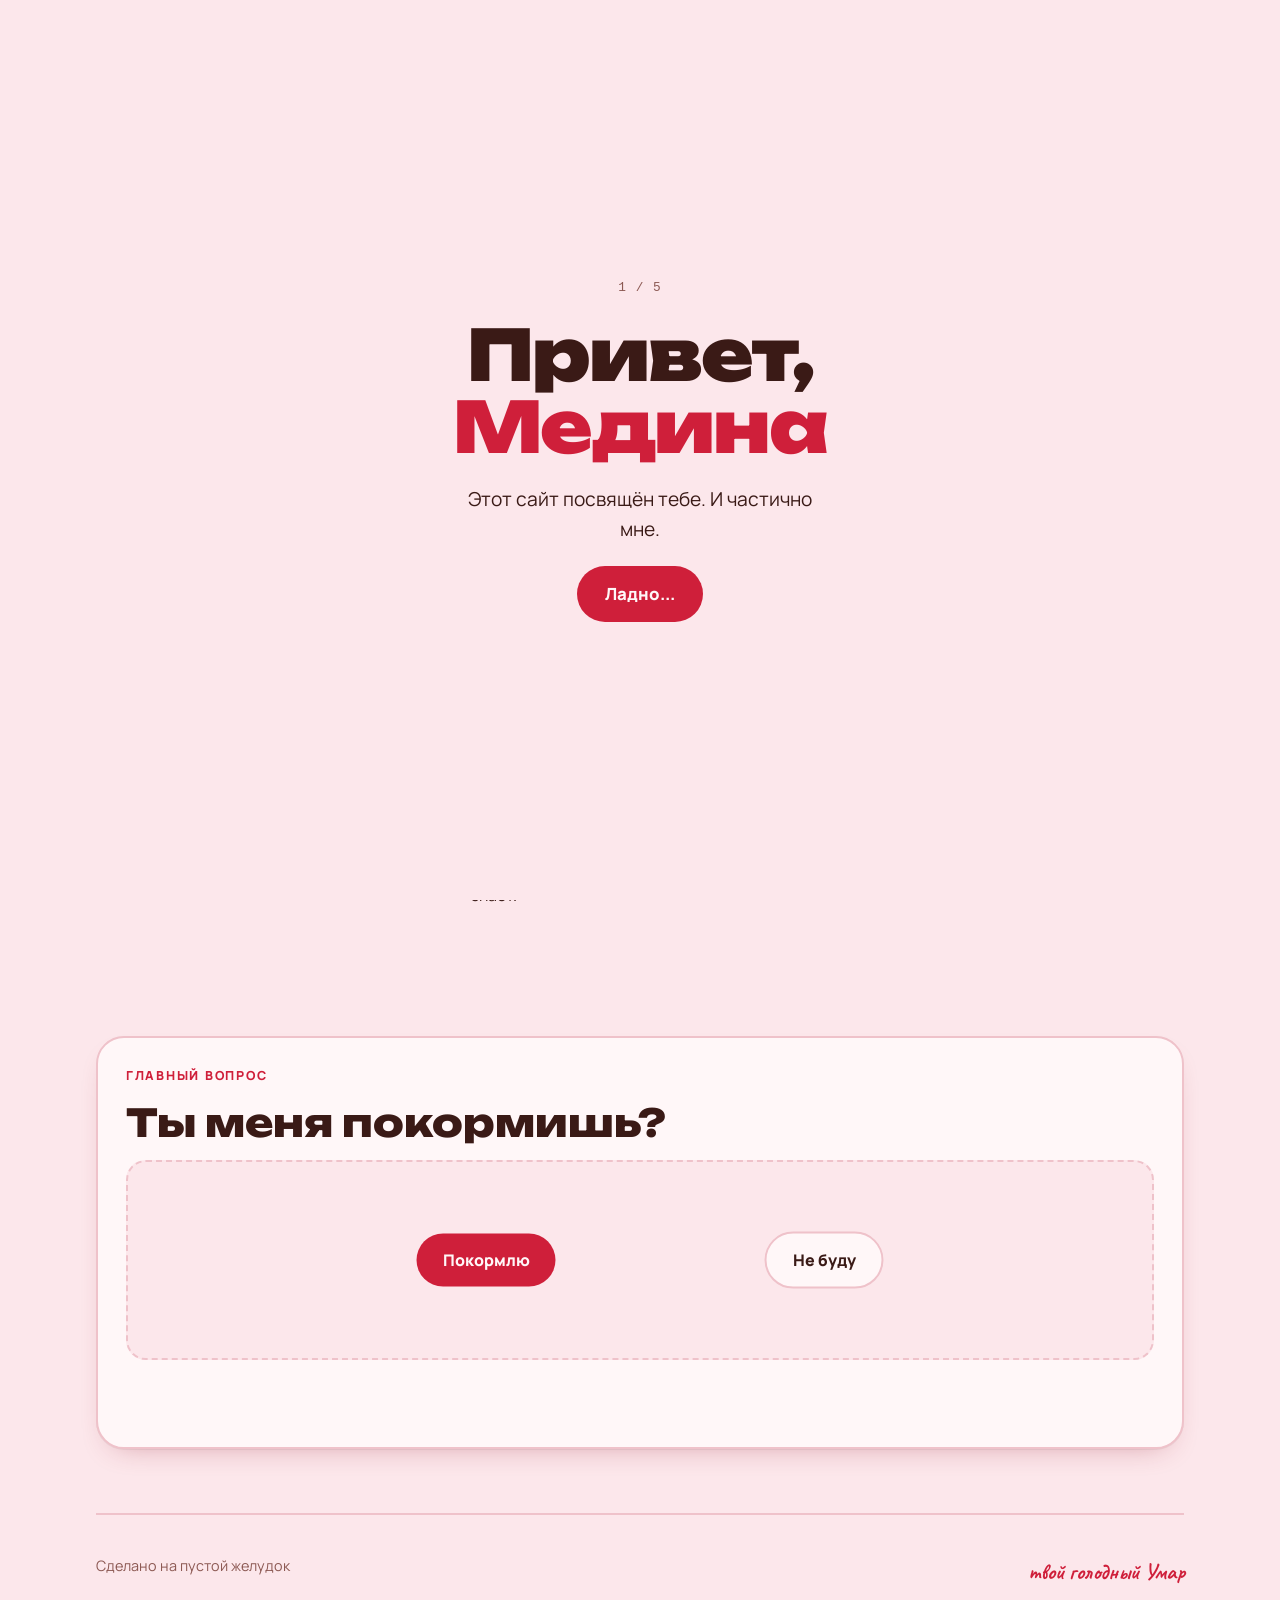
<file: medina/index.html>
<!doctype html>
<html lang="ru">
<head>
<meta charset="utf-8">
<meta name="viewport" content="width=device-width, initial-scale=1, viewport-fit=cover">
<meta name="robots" content="noindex">
<title>Покорми меня</title>
<link rel="preconnect" href="https://fonts.googleapis.com">
<link rel="preconnect" href="https://fonts.gstatic.com" crossorigin>
<link rel="stylesheet" href="https://fonts.googleapis.com/css2?family=Unbounded:wght@500;800;900&family=Manrope:wght@400;600;800&family=Caveat:wght@600;700&family=PT+Mono&display=swap">
<style>
/* Ресторан «У тебя»: она — шеф, я — единственный голодный гость. Клубничное молоко, вишня, сливочное масло. */
:root{
  --bg:#FCE7EB;
  --surface:#FFF7F8;
  --ink:#3A1A16;
  --muted:#8C5953;
  --cherry:#CF1F3A;
  --butter:#FFD15C;
  --line:#EFC2CA;
  --on-cherry:#FFF7F8;
  --shadow:0 1px 0 rgba(58,26,22,.06),0 12px 30px -18px rgba(150,30,50,.45);
  --f-display:"Unbounded","Arial Black",system-ui,sans-serif;
  --f-body:"Manrope",system-ui,-apple-system,"Segoe UI",sans-serif;
  --f-hand:"Caveat","Comic Sans MS",cursive;
  --f-mono:"PT Mono",ui-monospace,"Consolas",monospace;
}
@media (prefers-color-scheme: dark){
  :root:not([data-theme="light"]){
    --bg:#1C0F11;--surface:#29171A;--ink:#FBE4E8;--muted:#C99BA2;--cherry:#FF5069;
    --butter:#FFD15C;--line:#45272C;--on-cherry:#1C0F11;
    --shadow:0 1px 0 rgba(0,0,0,.3),0 14px 34px -18px rgba(0,0,0,.8);
    color-scheme:dark;
  }
}
:root[data-theme="dark"]{
  --bg:#1C0F11;--surface:#29171A;--ink:#FBE4E8;--muted:#C99BA2;--cherry:#FF5069;
  --butter:#FFD15C;--line:#45272C;--on-cherry:#1C0F11;
  --shadow:0 1px 0 rgba(0,0,0,.3),0 14px 34px -18px rgba(0,0,0,.8);
  color-scheme:dark;
}

*{box-sizing:border-box}
body{background:var(--bg);color:var(--ink);font-family:var(--f-body);font-size:16px;line-height:1.55;overflow-x:hidden;-webkit-text-size-adjust:100%;text-size-adjust:100%}
button,a{-webkit-tap-highlight-color:transparent;touch-action:manipulation}
.full{padding:max(24px,env(safe-area-inset-top,0px)) max(16px,env(safe-area-inset-right,0px)) max(24px,env(safe-area-inset-bottom,0px)) max(16px,env(safe-area-inset-left,0px))}
.wrap{max-width:1120px;margin:0 auto;padding-left:max(16px,env(safe-area-inset-left,0px));padding-right:max(16px,env(safe-area-inset-right,0px))}
h1,h2,h3{font-family:var(--f-display);text-wrap:balance;margin:0;line-height:1.02}
p{margin:0}
button{font:inherit;color:inherit;cursor:pointer}
button:focus-visible,a:focus-visible{outline:3px solid var(--butter);outline-offset:3px;border-radius:12px}
.eyebrow{font-size:.78rem;font-weight:800;letter-spacing:.14em;text-transform:uppercase;color:var(--cherry)}
.hand{font-family:var(--f-hand);font-weight:700;color:var(--cherry)}

/* ---------- hero ---------- */
.hero{padding-block:48px 40px;display:grid;grid-template-columns:1.25fr 1fr;gap:40px;align-items:center}
.hero-text{display:flex;flex-direction:column;gap:22px;min-width:0}
.hero h1{font-weight:900;font-size:clamp(2.3rem,6.6vw,5.2rem);letter-spacing:-.03em;color:var(--ink)}
.hero h1 em{font-style:normal;color:var(--cherry);display:block}
.hero h1 .please{display:block;font-family:var(--f-hand);font-weight:700;letter-spacing:0;color:var(--cherry);font-size:.72em;line-height:1.1;margin-top:.12em;transform:rotate(-3deg);transform-origin:left}
.lead{font-size:1.15rem;max-width:34ch;color:var(--ink)}
.lead b{color:var(--cherry)}
.cta-row{display:flex;flex-wrap:wrap;gap:12px;align-items:center}
.btn{border:0;border-radius:999px;padding:14px 26px;font-weight:800;font-size:1rem;transition:transform .15s ease,background .15s}
.btn-main{background:var(--cherry);color:var(--on-cherry)}
.btn-main:hover{transform:translateY(-2px) rotate(-1deg)}
.btn-ghost{background:transparent;border:2px solid var(--line);color:var(--ink)}
.btn-ghost:hover{border-color:var(--cherry)}

.guest{background:var(--surface);border:2px solid var(--line);border-radius:28px;padding:24px;display:flex;flex-direction:column;gap:16px;box-shadow:var(--shadow);position:relative}
.guest-top{display:flex;justify-content:space-between;align-items:baseline;gap:8px}
.guest-top .hand{font-size:1.5rem}
.table-no{font-family:var(--f-mono);font-size:.8rem;color:var(--muted)}
.face-box{position:relative;display:grid;place-items:center}
.face-box{min-height:200px}
.big-pct{font-family:var(--f-display);font-weight:900;font-size:clamp(5.5rem,14vw,8.5rem);line-height:1;letter-spacing:-.05em;color:var(--cherry);font-variant-numeric:tabular-nums;display:flex;align-items:flex-start}
.big-pct small{font-size:.38em;margin-top:.25em;margin-left:.05em;letter-spacing:0}
#face.growl{animation:growl .5s ease 2}
@keyframes growl{0%,100%{transform:rotate(0)}25%{transform:rotate(-4deg) translateX(-3px)}75%{transform:rotate(4deg) translateX(3px)}}
.bubble{position:absolute;top:4%;right:2%;background:var(--ink);color:var(--bg);font-family:var(--f-hand);font-size:1.5rem;padding:4px 14px;border-radius:16px 16px 16px 4px;opacity:0;transform:translateY(6px);transition:opacity .25s,transform .25s;pointer-events:none}
.bubble.show{opacity:1;transform:none}
.meter-label{display:flex;justify-content:space-between;font-weight:800;font-size:.9rem}
.meter-label span:last-child{font-variant-numeric:tabular-nums;color:var(--cherry)}
.meter{height:18px;border-radius:999px;background:var(--bg);border:2px solid var(--line);overflow:hidden}
.meter i{display:block;height:100%;width:8%;background:repeating-linear-gradient(-45deg,var(--cherry) 0 10px,color-mix(in srgb,var(--cherry) 80%,var(--butter)) 10px 20px);border-radius:999px}
.status{font-size:.95rem;color:var(--muted)}
.status b{color:var(--ink)}

/* ---------- ribbon ---------- */
.ribbon{background:var(--cherry);color:var(--on-cherry);overflow:hidden;white-space:nowrap;padding-block:12px;font-family:var(--f-display);font-weight:800;font-size:1.05rem;letter-spacing:.02em}
.ribbon-track{display:inline-flex;gap:36px;animation:roll 28s linear infinite}
.ribbon-track span::after{content:"✦";margin-left:36px;opacity:.7}
@keyframes roll{to{transform:translateX(-50%)}}

/* ---------- sections ---------- */
section{padding-block:64px}
.sec-head{display:flex;flex-wrap:wrap;justify-content:space-between;align-items:end;gap:12px 24px;margin-bottom:28px}
.sec-head h2{font-size:clamp(2rem,5vw,3.2rem);font-weight:800;letter-spacing:-.02em}
.sec-head .hand{font-size:1.6rem;transform:rotate(-3deg)}

/* reasons */
.reasons{display:grid;grid-template-columns:repeat(auto-fit,minmax(240px,1fr));gap:28px 36px}
.reason{display:flex;flex-direction:column;gap:8px;max-width:38ch}
.reason h3{font-size:1.25rem;font-weight:800}
.reason .hand{font-size:1.35rem}

/* dodge */
.dodge-card{background:var(--surface);border:2px solid var(--line);border-radius:28px;padding:28px;display:flex;flex-direction:column;gap:18px;box-shadow:var(--shadow)}
.dodge-card h2{font-size:clamp(1.6rem,4vw,2.4rem);font-weight:800}
.arena{position:relative;height:200px;border-radius:20px;background:var(--bg);border:2px dashed var(--line);overflow:hidden}
.arena .btn{position:absolute;top:50%;transform:translate(-50%,-50%)}
#yes{left:35%;transition:transform .25s;z-index:2}
#no{left:68%;transition:left .22s ease,top .22s ease,transform .22s ease;background:var(--surface)}
.dodge-msg{font-family:var(--f-hand);font-size:1.6rem;color:var(--cherry);min-height:1.6em}

footer{padding-block:40px 56px;border-top:2px solid var(--line);display:flex;flex-wrap:wrap;justify-content:space-between;gap:12px;color:var(--muted);font-size:.9rem}
footer .hand{font-size:1.4rem}

/* overlay */
.full{position:fixed;inset:0;display:grid;place-items:center;background:color-mix(in srgb,var(--bg) 78%,transparent);backdrop-filter:blur(4px);z-index:30}
.full-card{background:var(--surface);border:2px solid var(--cherry);border-radius:28px;padding:32px;max-width:440px;text-align:center;display:flex;flex-direction:column;gap:14px;box-shadow:var(--shadow)}
.full-card h2{font-size:2rem;font-weight:900;color:var(--cherry)}
#hearts{position:fixed;inset:0;width:100%;height:100%;pointer-events:none;z-index:40}

@media (max-width:820px){
  .hero{grid-template-columns:1fr;padding-block:28px 32px;gap:28px}
  section{padding-block:48px}
}
/* стартовые страницы */
html.locked,html.locked body{overflow:hidden}
.intro{position:fixed;inset:0;z-index:35;background:var(--bg);display:grid;place-items:center;overflow:hidden;
  padding:max(24px,env(safe-area-inset-top,0px)) max(16px,env(safe-area-inset-right,0px)) max(24px,env(safe-area-inset-bottom,0px)) max(16px,env(safe-area-inset-left,0px));
  transition:opacity .5s ease}
.intro.leaving{opacity:0;pointer-events:none}
.intro-step{width:100%;max-width:620px;display:flex;flex-direction:column;align-items:center;gap:22px;text-align:center;animation:rise .5s ease}
@keyframes rise{from{opacity:0;transform:translateY(14px)}}
.intro-step h1{font-weight:900;font-size:clamp(2.2rem,8vw,4.4rem);letter-spacing:-.03em}
.intro-step h1 em,.intro-step h2 em{font-style:normal;color:var(--cherry)}
.intro-step h2{font-weight:800;font-size:clamp(1.8rem,6.4vw,3.2rem);letter-spacing:-.02em}
.intro-step p{font-size:1.2rem;max-width:30ch}
.intro-step .hand{font-size:1.6rem;min-height:1.3em}
.intro-page{font-family:var(--f-mono);font-size:.8rem;color:var(--muted);letter-spacing:.08em}
.intro-btns{display:flex;flex-wrap:nowrap;justify-content:center;align-items:center;gap:12px;max-width:100%}
.intro-btns .btn,#runaway{padding:15px 28px;font-size:1.05rem;white-space:nowrap}
@media (max-width:520px){
  .intro-btns{gap:8px}
  .intro-btns .btn,#runaway{padding:13px clamp(10px,3.5vw,16px);font-size:clamp(.8rem,3.9vw,.95rem)}
}
#runaway{background:var(--surface)}
#runaway.loose{position:fixed;z-index:36;margin:0;transition:left .18s ease,top .18s ease}

/* телефон */
@media (max-width:520px){
  .hero{padding-block:20px 28px;gap:22px}
  .hero-text{gap:16px}
  .lead{font-size:1.05rem}
  .cta-row .btn{width:100%;text-align:center;padding-block:16px;font-size:1.05rem}
  .guest{padding:18px;border-radius:22px;gap:12px}
  .face-box{min-height:0;padding-block:6px}
  .bubble{font-size:1.3rem;top:0;right:0}
  .ribbon{font-size:.9rem;padding-block:10px}
  section{padding-block:40px}
  .sec-head{margin-bottom:20px}
  .sec-head .hand{font-size:1.4rem}
  .reasons{gap:22px}
  .dodge-card{padding:20px;border-radius:22px;gap:14px}
  .arena{height:250px}
  #yes{left:50%;top:32%}
  #no{left:50%;top:74%}
  .dodge-msg{font-size:1.45rem}
  .full-card{padding:24px}
  .full-card h2{font-size:1.7rem}
  .full-card .btn{width:100%}
  footer{flex-direction:column;padding-block:28px 40px}
}
@media (hover:none){
  .btn-main:hover,.btn-ghost:hover{transform:none;border-color:var(--line)}
}
@media (prefers-reduced-motion:reduce){
  *,*::before,*::after{animation:none!important;transition:none!important}
}
[hidden]{display:none!important}
img{max-width:100%}
body{margin:0}
:root{padding-top:env(safe-area-inset-top,0px);padding-bottom:env(safe-area-inset-bottom,0px)}
</style>
</head>
<body>

<div class="intro" id="intro">
  <div class="intro-step" id="step1">
    <span class="intro-page">1 / 5</span>
    <h1>Привет, <em>Медина</em></h1>
    <p>Этот сайт посвящён тебе. И частично мне.</p>
    <div class="intro-btns">
      <button class="btn btn-main" id="okBtn" type="button">Ладно...</button>
    </div>
  </div>
  <div class="intro-step" id="step2" hidden>
    <span class="intro-page">2 / 5</span>
    <h2>Блин, чё ты так холодно отвечаешь?</h2>
    <span class="hand" id="fleeMsg" aria-live="polite"></span>
    <div class="intro-btns">
      <button class="btn btn-main" id="sorryBtn" type="button">Извини, пожалуйста</button>
      <button class="btn btn-ghost" id="runaway" type="button">Потому что хочу</button>
    </div>
  </div>
  <div class="intro-step" id="step3" hidden>
    <span class="intro-page">3 / 5</span>
    <h2>Ладно, так уж и быть</h2>
    <div class="intro-btns">
      <button class="btn btn-main" type="button" data-next="step4">Ураа</button>
    </div>
  </div>
  <div class="intro-step" id="step4" hidden>
    <span class="intro-page">4 / 5</span>
    <h2>Если честно, таких красивых девушек я ещё <em>не видел</em></h2>
    <div class="intro-btns">
      <button class="btn btn-main" type="button" data-next="step5">Спасиибо, это мило</button>
    </div>
  </div>
  <div class="intro-step" id="step5" hidden>
    <span class="intro-page">5 / 5</span>
    <h2>Перейдём к самому важному</h2>
    <div class="intro-btns">
      <button class="btn btn-main" type="button" data-next="site">И что же это?</button>
    </div>
  </div>
</div>

<div class="wrap">
  <header class="hero">
    <div class="hero-text">
      <span class="eyebrow">Ресторан «У тебя» · столик на одного</span>
      <h1><em>Медина,</em> прокорми меня <span class="please">пожалуйста</span></h1>
      <p class="lead">Я голодный, а вкуснее тебя не готовит никто. Спаси <b id="hisName">своего мужчину</b> от голода.</p>
      <div class="cta-row">
        <a class="btn btn-main" href="#answer" style="text-decoration:none">Ответить</a>
      </div>
    </div>

    <aside class="guest" aria-label="Состояние гостя">
      <div class="guest-top">
        <span class="hand">гость ждёт</span>
        <span class="table-no">стол №1 · 19:30</span>
      </div>
      <div class="face-box">
        <div id="face" class="big-pct" aria-hidden="true"><span id="bigPct">8</span><small>%</small></div>
        <div class="bubble" id="bubble">урррр…</div>
      </div>
      <div>
        <div class="meter-label"><span>Сытость</span><span id="pct">8%</span></div>
        <div class="meter" role="progressbar" aria-valuemin="0" aria-valuemax="100" aria-valuenow="8" id="meter"><i id="fill"></i></div>
      </div>
      <p class="status">Состояние: <b id="state">урчит животом и смотрит на тебя</b></p>
    </aside>
  </header>
</div>

<div class="ribbon" aria-hidden="true">
  <div class="ribbon-track">
    <span>Шеф дня — ты</span><span>Гость голоден</span><span>Стол накрыт, тарелка пустая</span><span>Без тебя — только доширак</span><span>Работаем круглосуточно, если ты не устала</span>
    <span>Шеф дня — ты</span><span>Гость голоден</span><span>Стол накрыт, тарелка пустая</span><span>Без тебя — только доширак</span><span>Работаем круглосуточно, если ты не устала</span>
  </div>
</div>

<div class="wrap">
  <section>
    <div class="sec-head">
      <h2>Почему именно ты</h2>
      <span class="hand">мнение гостя</span>
    </div>
    <div class="reasons">
      <div class="reason">
        <h3>У тебя вкуснее</h3>
        <p>Я пробовал рестораны. Там дорого, долго, а порции маленькие.</p>
      </div>
      <div class="reason">
        <h3>Ты знаешь, что я ем</h3>
        <p>Без лука, побольше сыра, и чтобы хлеб к супу. Ни один официант столько обо мне не знает.</p>
      </div>
      <div class="reason">
        <h3>Сытый я лучше</h3>
        <p>Накормленный, я добрый, мою посуду и не ною.</p>
      </div>
    </div>
  </section>

  <section id="answer">
    <div class="dodge-card">
      <span class="eyebrow">Главный вопрос</span>
      <h2>Ты меня покормишь?</h2>
      <div class="arena" id="arena">
        <button class="btn btn-main" id="yes" type="button">Покормлю</button>
        <button class="btn btn-ghost" id="no" type="button">Не буду</button>
      </div>
      <p class="dodge-msg" id="dodgeMsg" aria-live="polite"></p>
    </div>
  </section>

  <footer>
    <span>Сделано на пустой желудок</span>
    <span class="hand" id="sign">твой голодный</span>
  </footer>
</div>

<div class="full" id="full" hidden>
  <div class="full-card">
    <h2>Я сыт!</h2>
    <p>Спасибо, шеф. Это было лучшее, что я ел.</p>
    <button class="btn btn-main" id="fullClose" type="button">Пожалуйста</button>
  </div>
</div>
<canvas id="hearts" aria-hidden="true"></canvas>

<script>
// Поменяй имена здесь
const HIS_NAME = "Умара";      // в родительном падеже: «спаси Умара»
const SIGN = "твой голодный Умар";

const $ = id => document.getElementById(id);
$("hisName").textContent = HIS_NAME;
$("sign").textContent = SIGN;

const STATES = [
  [20, "урчит животом и смотрит на тебя"],
  [40, "уже не урчит, но всё ещё грустно вздыхает"],
  [60, "оживился и улыбается"],
  [80, "счастлив, просит добавки"],
  [100, "почти сыт, место только под десерт"],
  [101, "сыт и доволен"],
];

let sat = 8;

function render() {
  const s = Math.round(sat);
  $("pct").textContent = s + "%";
  $("bigPct").textContent = s;
  $("fill").style.width = s + "%";
  $("meter").setAttribute("aria-valuenow", s);
  $("state").textContent = STATES.find(([max]) => s < max)[1];
}

// наесться: шкала плавно доезжает до 100%
let feeding = false;
function feed() {
  if (feeding || sat >= 100) { $("full").hidden = false; burstCenter(); return; }
  feeding = true;
  const from = sat, start = performance.now(), dur = reduce ? 0 : 1600;
  const step = now => {
    const p = dur ? Math.min(1, (now - start) / dur) : 1;
    sat = from + (100 - from) * (1 - Math.pow(1 - p, 3));
    render();
    if (p < 1) return requestAnimationFrame(step);
    feeding = false;
    $("full").hidden = false;
    burstCenter();
  };
  requestAnimationFrame(step);
}

// урчание
setInterval(() => {
  if (sat >= 40) return;
  const f = $("face"), b = $("bubble");
  f.classList.remove("growl"); void f.offsetWidth; f.classList.add("growl");
  b.classList.add("show");
  setTimeout(() => b.classList.remove("show"), 1600);
}, 6000);

// убегающая кнопка
const NO_LINES = ["Точно?", "Подумай ещё", "Я же голодный…", "Ну пожа-а-алуйста", "Кнопка не согласна", "Смотри, какая большая «Покормлю»", "Сдавайся"];
let tries = 0, lastDodge = 0;
function dodge(e) {
  if (e) e.preventDefault();
  // на телефоне касание даёт и pointerdown, и click — считаем один раз
  const t = performance.now();
  if (t - lastDodge < 400) return;
  lastDodge = t;
  const arena = $("arena"), no = $("no");
  const aw = arena.clientWidth, ah = arena.clientHeight;
  const bw = no.offsetWidth, bh = no.offsetHeight;
  const x = bw / 2 + 8 + Math.random() * Math.max(0, aw - bw - 16);
  const y = bh / 2 + 8 + Math.random() * Math.max(0, ah - bh - 16);
  no.style.left = x + "px";
  no.style.top = y + "px";
  tries++;
  $("dodgeMsg").textContent = NO_LINES[Math.min(tries - 1, NO_LINES.length - 1)];
  // «Покормлю» растёт, но не шире поля
  const yes = $("yes");
  const fit = (aw - 24) / yes.offsetWidth;
  const scale = Math.min(1 + tries * 0.12, 1.8, fit);
  yes.style.transform = `translate(-50%,-50%) scale(${scale})`;
}
$("no").addEventListener("pointerenter", e => { if (e.pointerType === "mouse") dodge(); });
$("no").addEventListener("pointerdown", dodge);
$("no").addEventListener("click", dodge);
$("yes").addEventListener("click", e => {
  $("dodgeMsg").textContent = "Ура! Я знал. Жду у двери с ложкой";
  burst(e.currentTarget, 24);
  // показать шкалу: на телефоне она ниже заголовка
  document.querySelector(".guest").scrollIntoView({block: "center", behavior: reduce ? "auto" : "smooth"});
  setTimeout(feed, reduce ? 0 : 600);
});
$("fullClose").addEventListener("click", () => { $("full").hidden = true; });

// стартовые страницы
document.documentElement.classList.add("locked");
function showStep(from, to) {
  if (from.closest("#step2")) $("runaway").hidden = true;
  from.closest(".intro-step").hidden = true;
  $(to).hidden = false;
  const first = $(to).querySelector(".btn");
  if (first) first.focus({preventScroll: true});
}
$("okBtn").addEventListener("click", e => showStep(e.currentTarget, "step2"));
$("sorryBtn").addEventListener("click", e => {
  burst(e.currentTarget, 30);
  showStep(e.currentTarget, "step3");
});
document.querySelectorAll("[data-next]").forEach(b => b.addEventListener("click", e => {
  const next = b.dataset.next;
  if (next === "site") return openSite(e);
  burst(b, 16);
  showStep(b, next);
}));
function openSite(e) {
  burst(e.currentTarget, 30);
  const intro = $("intro");
  intro.classList.add("leaving");
  setTimeout(() => {
    intro.hidden = true;
    document.documentElement.classList.remove("locked");
    scrollTo(0, 0);
  }, reduce ? 0 : 500);
}

// «Потому что хочу» — нажать нельзя, убегает по всему экрану
const FLEE_LINES = ["Не-а", "Эта кнопка сломалась", "Так не пойдёт", "Попробуй другую", "Ну скажи «извини»", "Я жду"];
let flees = 0, lastFlee = 0;
function flee(e) {
  if (e && e.cancelable) e.preventDefault();
  const t = performance.now();
  if (t - lastFlee < 250) return;
  lastFlee = t;
  const b = $("runaway"), r = b.getBoundingClientRect();
  if (!b.classList.contains("loose")) {
    b.style.left = r.left + "px"; b.style.top = r.top + "px";
    b.classList.add("loose");
    document.body.appendChild(b);  // вне анимированной страницы, чтобы fixed считался от экрана
    void b.offsetWidth;
  }
  const pad = 16, s = $("sorryBtn").getBoundingClientRect();
  const maxX = Math.max(pad, innerWidth - r.width - pad), maxY = Math.max(pad, innerHeight - r.height - pad);
  let x = pad, y = pad;
  for (let i = 0; i < 30; i++) {
    x = pad + Math.random() * (maxX - pad);
    y = pad + Math.random() * (maxY - pad);
    const far = Math.hypot(x - r.left, y - r.top) > 140;
    const overSorry = x < s.right + 12 && x + r.width > s.left - 12 && y < s.bottom + 12 && y + r.height > s.top - 12;
    if (far && !overSorry) break;
  }
  b.style.left = x + "px"; b.style.top = y + "px";
  $("fleeMsg").textContent = FLEE_LINES[flees++ % FLEE_LINES.length];
}
const rb = $("runaway");
rb.addEventListener("pointerenter", e => { if (e.pointerType === "mouse") flee(); });
rb.addEventListener("pointerdown", flee);
rb.addEventListener("touchstart", flee, {passive: false});
rb.addEventListener("click", flee);
rb.addEventListener("keydown", e => { if (e.key === "Enter" || e.key === " ") flee(e); });
// мышь подходит близко — кнопка уже уходит
addEventListener("pointermove", e => {
  if (e.pointerType !== "mouse" || $("step2").hidden || $("intro").hidden) return;
  const r = rb.getBoundingClientRect();
  const dx = Math.max(r.left - e.clientX, 0, e.clientX - r.right);
  const dy = Math.max(r.top - e.clientY, 0, e.clientY - r.bottom);
  if (Math.hypot(dx, dy) < 40) flee();
});

// конфетти
const cv = $("hearts"), ctx = cv.getContext("2d");
const reduce = matchMedia("(prefers-reduced-motion: reduce)").matches;
let parts = [], raf = 0;
function size() { cv.width = innerWidth * devicePixelRatio; cv.height = innerHeight * devicePixelRatio; }
size(); addEventListener("resize", size);
function piece(p, a) {
  ctx.save(); ctx.globalAlpha = a; ctx.fillStyle = p.c; ctx.translate(p.x, p.y);
  ctx.rotate(p.rot); ctx.scale(p.s, p.s * Math.cos(p.rot * 2));
  ctx.fillRect(-4, -2, 8, 4);
  ctx.restore();
}
function spawn(x, y, n) {
  if (reduce) return;
  const css = getComputedStyle(document.documentElement);
  const colors = [css.getPropertyValue("--cherry").trim(), css.getPropertyValue("--butter").trim(), "#FF8FA3"];
  const dpr = devicePixelRatio;
  for (let i = 0; i < n; i++) {
    const a = Math.random() * Math.PI * 2, v = 2 + Math.random() * 5;
    parts.push({x:x*dpr, y:y*dpr, vx:Math.cos(a)*v*dpr, vy:(Math.sin(a)*v - 4)*dpr, s:(0.8 + Math.random()*0.8)*dpr, c:colors[i % 3], life:1, rot:Math.random()*Math.PI, vr:(Math.random() - .5) * .3});
  }
  if (!raf) raf = requestAnimationFrame(tick);
}
function tick() {
  ctx.clearRect(0, 0, cv.width, cv.height);
  parts = parts.filter(p => p.life > 0);
  for (const p of parts) {
    p.x += p.vx; p.y += p.vy; p.vy += .18 * devicePixelRatio; p.life -= .012; p.rot += p.vr;
    piece(p, Math.max(0, p.life));
  }
  raf = parts.length ? requestAnimationFrame(tick) : 0;
  if (!raf) ctx.clearRect(0, 0, cv.width, cv.height);
}
function burst(el, n) { const r = el.getBoundingClientRect(); spawn(r.left + r.width/2, r.top + r.height/2, n); }
function burstCenter() { for (let i = 0; i < 4; i++) setTimeout(() => spawn(innerWidth * (.2 + Math.random()*.6), innerHeight * .4, 40), i * 250); }

render();
</script>
</body>
</html>
</file>
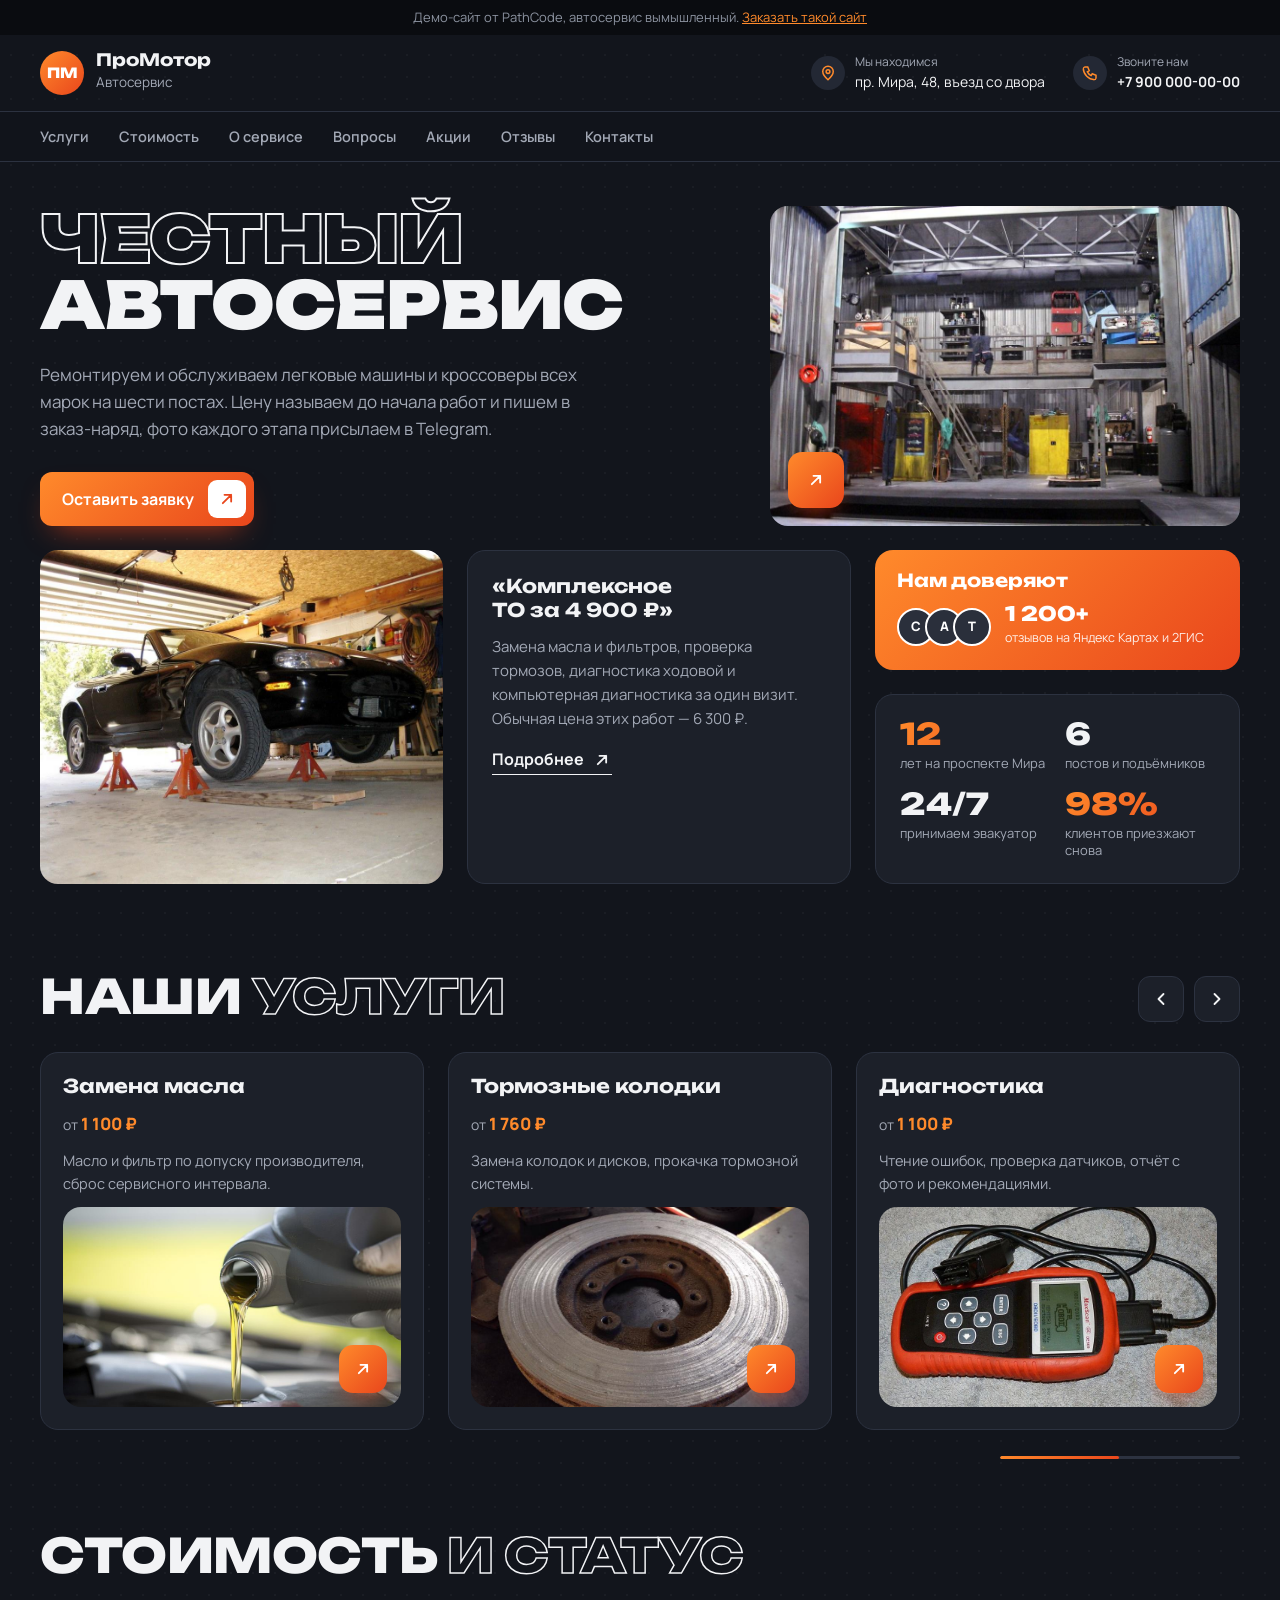
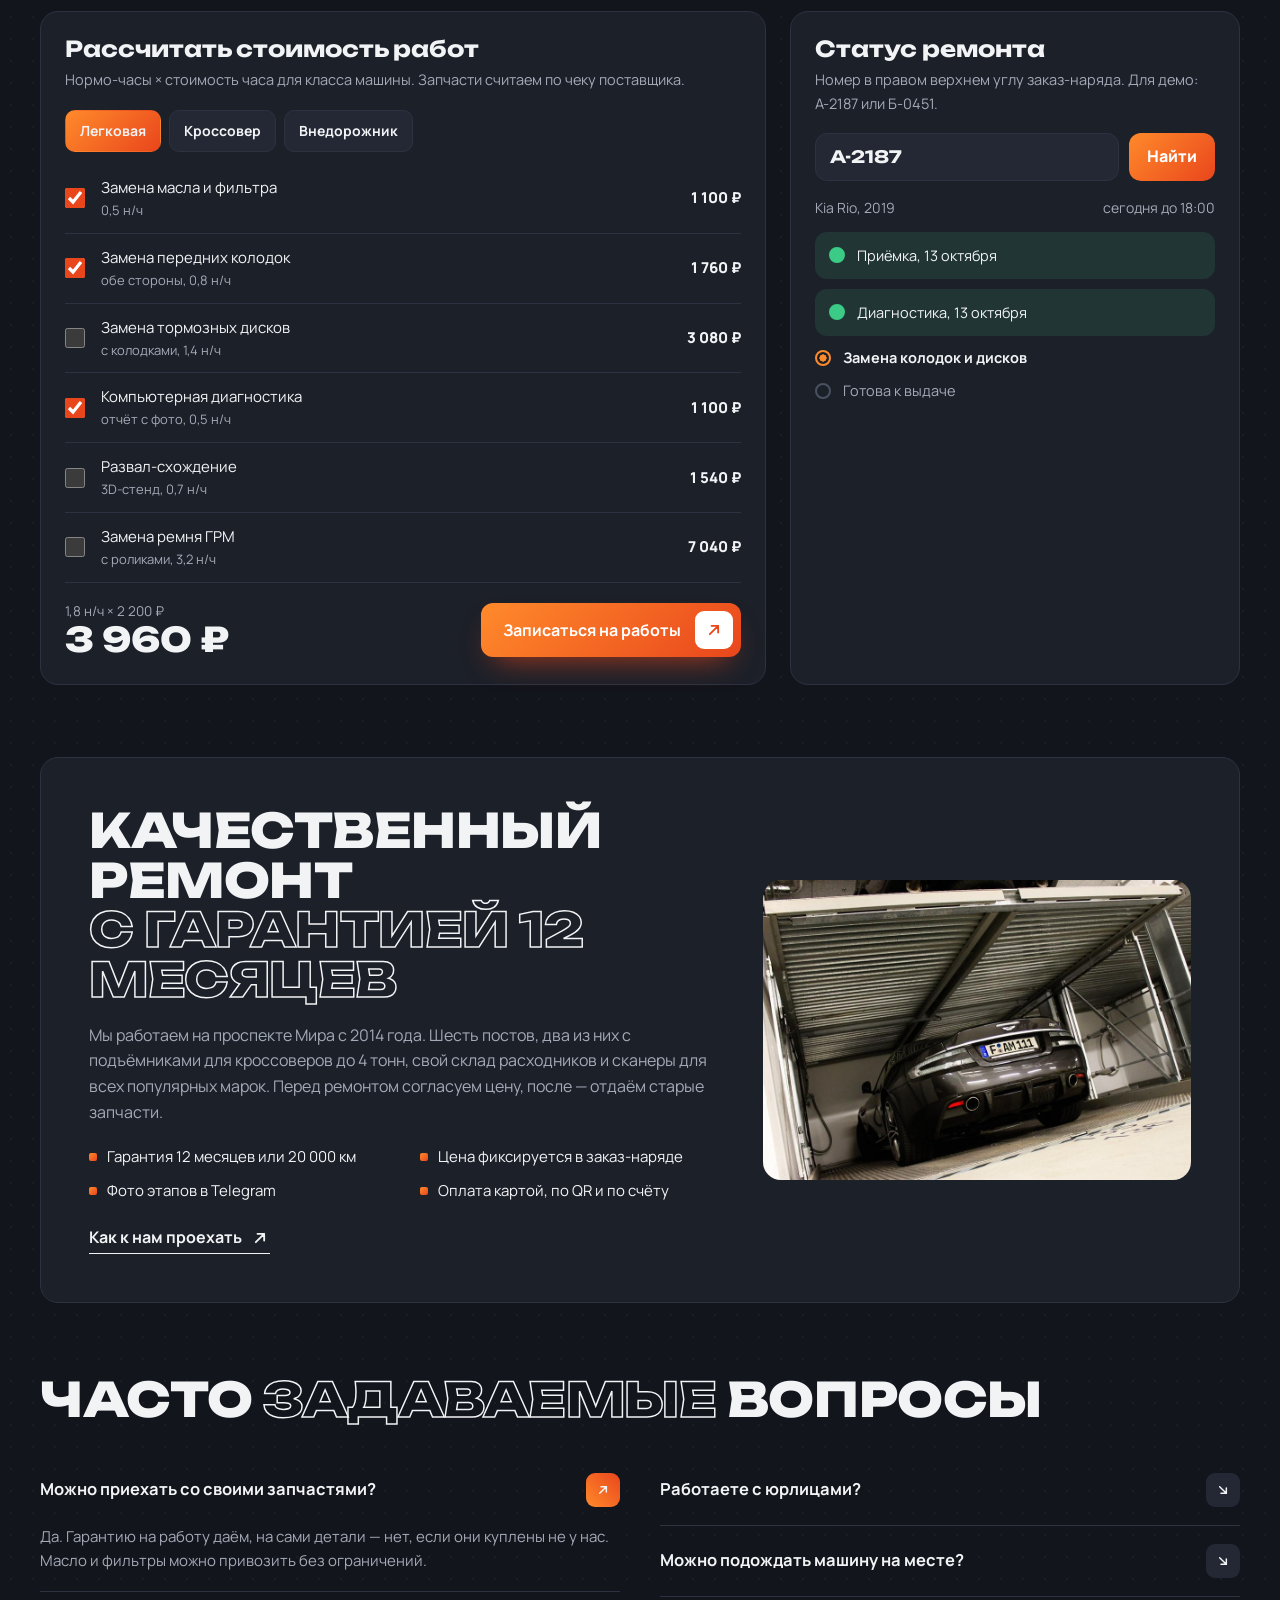
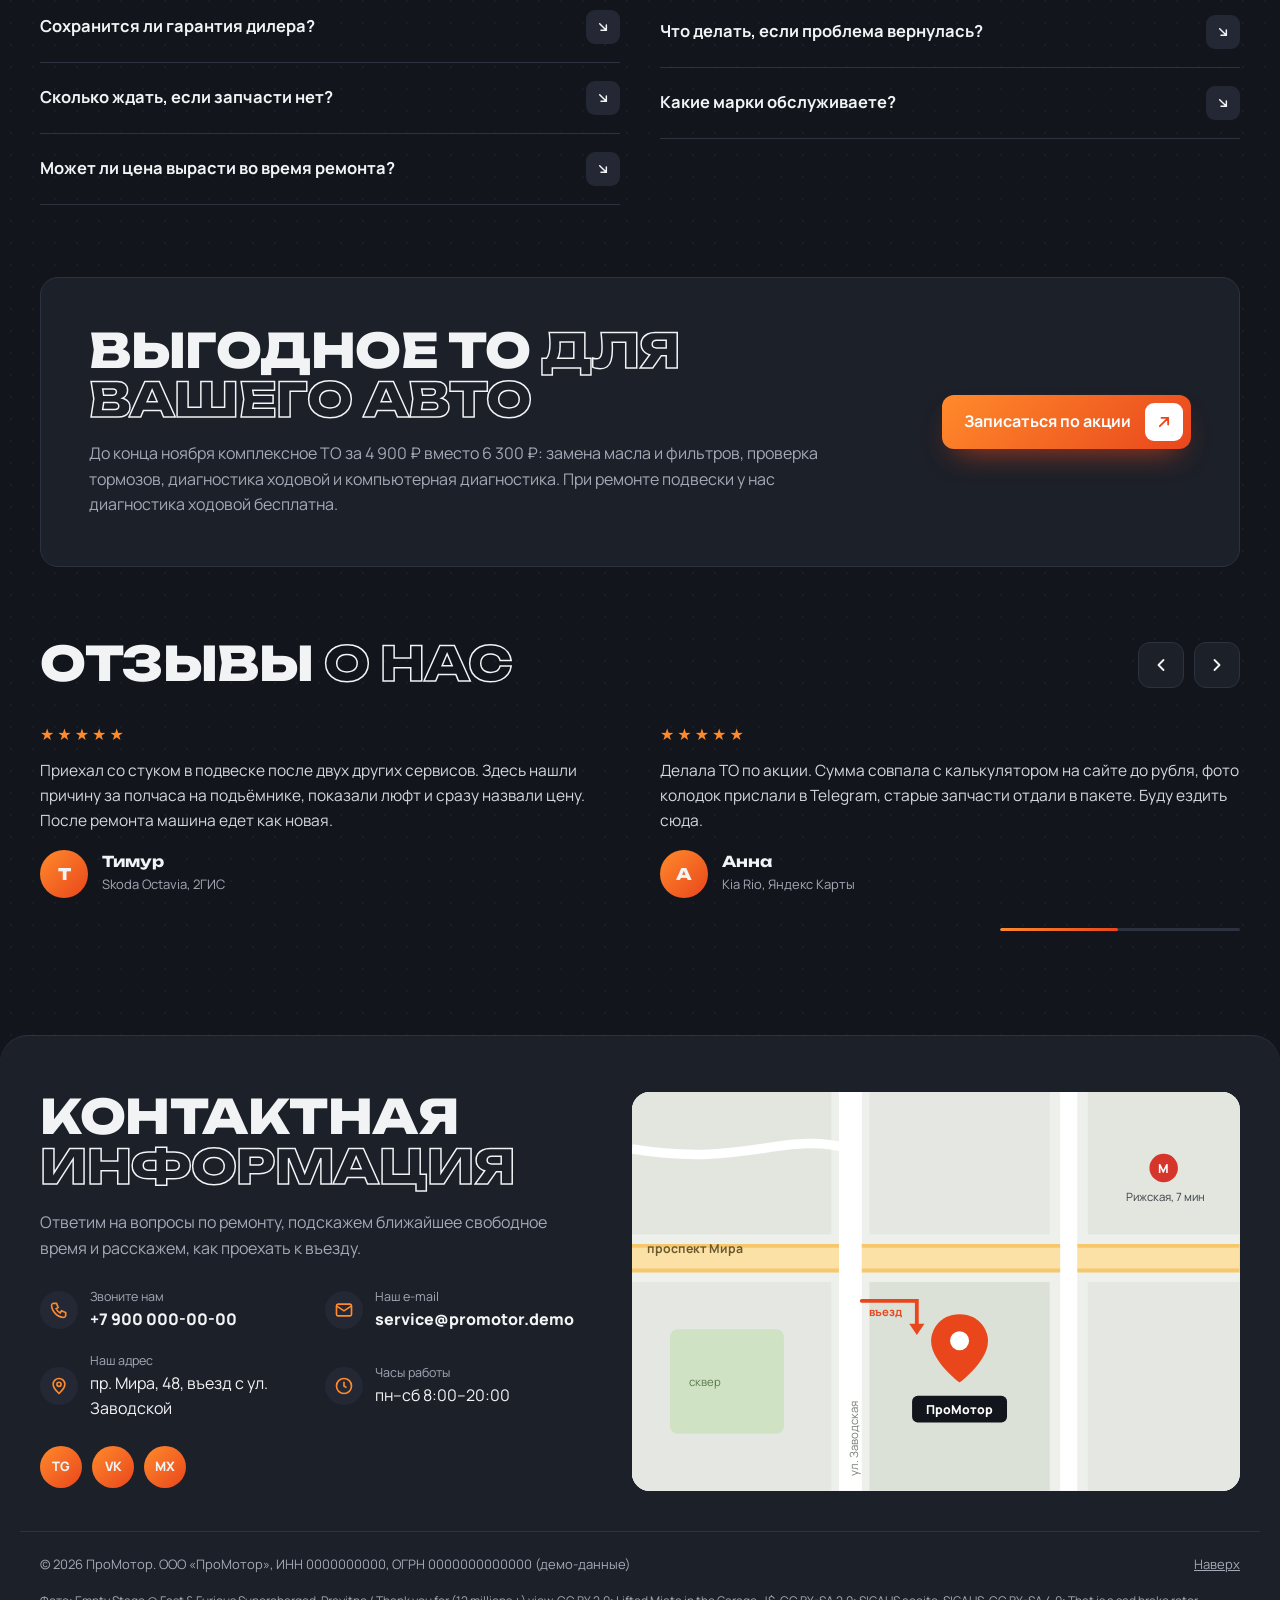
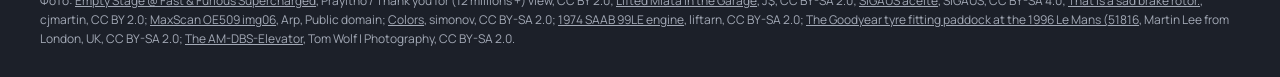
<file: works/auto.html>
<!doctype html>
<html lang="ru">
<head>
<meta charset="utf-8">
<meta name="viewport" content="width=device-width, initial-scale=1, viewport-fit=cover">
<title>ПроМотор</title>
<meta name="description" content="Автосервис на проспекте Мира, 48: ТО, тормоза, подвеска, диагностика, шиномонтаж. Расчёт стоимости онлайн и статус ремонта по номеру заказ-наряда.">
<link rel="preconnect" href="https://fonts.googleapis.com">
<link rel="preconnect" href="https://fonts.gstatic.com" crossorigin>
<link rel="stylesheet" href="https://fonts.googleapis.com/css2?family=Unbounded:wght@600;800;900&family=Manrope:wght@400;500;600;700;800&display=swap">
<style>
/* По референсу: тёмный фон с едва заметным узором, тёмные скруглённые карточки,
   широкие заглавные заголовки с одним словом контуром, оранжевые градиентные кнопки со стрелкой. */
:root{
  --bg:#12151C; --card:#1C2029; --card-2:#232834; --line:#2C3240; --fg:#F2F3F5; --muted:#A3A9B6;
  --or-1:#FF8A2B; --or-2:#E9461C; --grad:linear-gradient(135deg,var(--or-1),var(--or-2));
  --f-h:"Unbounded","Arial Black",sans-serif; --f-b:"Manrope",system-ui,-apple-system,"Segoe UI",sans-serif;
  --r:18px; color-scheme:dark;
}
*{box-sizing:border-box}
html{scroll-behavior:smooth;scroll-padding-top:90px}
body{margin:0;background:var(--bg);color:var(--fg);font:400 16px/1.6 var(--f-b);-webkit-font-smoothing:antialiased;overflow-x:hidden;
  background-image:radial-gradient(rgba(255,255,255,.035) 1px,transparent 1.4px);background-size:22px 22px}
img{max-width:100%;display:block}
a{color:inherit}
button,input,select,textarea{font:inherit;color:inherit}
button{cursor:pointer}
h1,h2,h3{margin:0;text-wrap:balance}
p{margin:0}
:focus-visible{outline:2px solid var(--or-1);outline-offset:3px;border-radius:6px}
.wrap{max-width:1240px;margin:0 auto;padding-left:max(20px,env(safe-area-inset-left,0px));padding-right:max(20px,env(safe-area-inset-right,0px))}
.demo{background:#0A0C10;color:#8C93A0;font-size:13px;text-align:center;padding:7px 16px}
.demo a{color:var(--or-1)}

.ttl{font:800 clamp(24px,3.7vw,52px)/1.05 var(--f-h);text-transform:uppercase;letter-spacing:-.01em}
@media (max-width:600px){.ttl{font-size:6.6vw}}
@media (max-width:360px){.ttl{font-size:6vw}}
/* полый текст: Unbounded со склеенными контурами, иначе обводка рисует линии внутри букв */
@font-face{font-family:'Unbounded O';font-weight:800;font-display:swap;src:url(../fonts/unbounded-o-800-cyrillic.woff2) format('woff2');unicode-range:U+0301, U+0400-045F, U+0490-0491, U+04B0-04B1, U+2116}
@font-face{font-family:'Unbounded O';font-weight:800;font-display:swap;src:url(../fonts/unbounded-o-800-latin.woff2) format('woff2');unicode-range:U+0000-00FF, U+0131, U+0152-0153, U+02BB-02BC, U+02C6, U+02DA, U+02DC, U+0304, U+0308, U+0329, U+2000-206F, U+20AC, U+2122, U+2191, U+2193, U+2212, U+2215, U+FEFF, U+FFFD}
@font-face{font-family:'Unbounded O';font-weight:900;font-display:swap;src:url(../fonts/unbounded-o-900-cyrillic.woff2) format('woff2');unicode-range:U+0301, U+0400-045F, U+0490-0491, U+04B0-04B1, U+2116}
@font-face{font-family:'Unbounded O';font-weight:900;font-display:swap;src:url(../fonts/unbounded-o-900-latin.woff2) format('woff2');unicode-range:U+0000-00FF, U+0131, U+0152-0153, U+02BB-02BC, U+02C6, U+02DA, U+02DC, U+0304, U+0308, U+0329, U+2000-206F, U+20AC, U+2122, U+2191, U+2193, U+2212, U+2215, U+FEFF, U+FFFD}
.o{font-family:'Unbounded O',var(--f-h)}
.ttl .o{color:transparent;-webkit-text-stroke:1.5px var(--fg)}

.btn{display:inline-flex;align-items:center;gap:14px;padding:8px 8px 8px 22px;border-radius:12px;background:var(--grad);color:#fff;font-weight:700;font-size:16px;text-decoration:none;border:0;box-shadow:0 14px 30px -14px rgba(233,70,28,.8)}
.btn i{display:grid;place-items:center;width:38px;height:38px;border-radius:9px;background:#fff;color:var(--or-2);font-style:normal;flex:none}
.btn:hover{filter:brightness(1.07)}
.arrow{display:inline-grid;place-items:center;width:56px;height:56px;border-radius:14px;background:var(--grad);color:#fff;text-decoration:none;box-shadow:0 12px 26px -12px rgba(233,70,28,.9)}
.arrow svg,.btn svg,.more svg{width:20px;height:20px;stroke:currentColor;fill:none;stroke-width:2.2;stroke-linecap:round;stroke-linejoin:round}
.more{display:inline-flex;align-items:center;gap:8px;font-weight:700;text-decoration:none;border-bottom:1.5px solid var(--fg);padding-bottom:2px}
.more:hover{color:var(--or-1);border-color:var(--or-1)}

.head{border-bottom:1px solid var(--line)}
.head .wrap{display:flex;align-items:center;gap:28px;padding-block:16px}
.logo{display:flex;align-items:center;gap:12px;text-decoration:none}
.logo i{width:44px;height:44px;border-radius:50%;background:var(--grad);display:grid;place-items:center;font:800 14px/1 var(--f-h);font-style:normal;color:#fff;flex:none}
.logo b{display:block;font:700 17px/1.1 var(--f-h)}
.logo span span{font-size:13.5px;color:var(--muted)}
.contact-mini{display:flex;gap:28px;margin-left:auto;font-size:14px}
.contact-mini div{display:flex;gap:10px;align-items:center}
.contact-mini svg{width:34px;height:34px;padding:8px;border-radius:50%;background:var(--card-2);stroke:var(--or-1);fill:none;stroke-width:2;flex:none}
.contact-mini small{display:block;color:var(--muted);font-size:12px}
.contact-mini b{font-weight:700}
.burger{display:none;margin-left:auto;width:46px;height:46px;border-radius:12px;border:0;background:var(--grad);color:#fff}
.burger svg{width:22px;height:22px;stroke:#fff;fill:none;stroke-width:2.2;stroke-linecap:round}
.nav{position:sticky;top:env(safe-area-inset-top,0px);z-index:30;background:rgba(18,21,28,.92);backdrop-filter:blur(10px);-webkit-backdrop-filter:blur(10px);border-bottom:1px solid var(--line)}
.nav .wrap{display:flex;gap:30px;padding-block:13px;font-size:14.5px;font-weight:600;overflow-x:auto;scrollbar-width:none}
.nav a{text-decoration:none;color:var(--muted);white-space:nowrap}
.nav a:hover{color:var(--fg)}
@media (max-width:980px){.contact-mini{display:none}.burger{display:grid;place-items:center}.nav{display:none}.nav.open{display:block}.nav.open .wrap{flex-direction:column;gap:14px;padding-block:16px}}

.hero{padding-block:44px 24px}
.hero-top{display:grid;grid-template-columns:minmax(0,1.2fr) minmax(0,.8fr);gap:24px;align-items:stretch}
.hero h1{font:900 min(76px,5.1vw)/1 var(--f-h);text-transform:uppercase;letter-spacing:-.02em}
@media (max-width:980px){.hero h1{font-size:8.4vw}}
.hero h1 .o{color:transparent;-webkit-text-stroke:2px var(--fg)}
.hero .lead{margin:24px 0 30px;color:var(--muted);font-size:17px;max-width:34em}
.pic{position:relative;border-radius:var(--r);overflow:hidden;background:var(--card);min-height:260px;display:block}
.pic img{position:absolute;inset:0;width:100%;height:100%;object-fit:cover}
.pic .arrow{position:absolute;left:18px;bottom:18px}
.hero-row{display:grid;grid-template-columns:1.05fr 1fr .95fr;gap:24px;margin-top:24px}
.card{background:var(--card);border:1px solid var(--line);border-radius:var(--r);padding:24px}
.offer h3{font:700 19px/1.25 var(--f-h);margin-bottom:12px}
.offer p{color:var(--muted);font-size:15px;margin-bottom:16px}
.side{display:grid;gap:24px}
.trust{background:var(--grad);border-radius:var(--r);padding:20px 22px;color:#fff}
.trust b{display:block;font:700 18px/1.2 var(--f-h);margin-bottom:12px}
.trust .row{display:flex;align-items:center;gap:14px}
.faces{display:flex}
.faces span{width:38px;height:38px;border-radius:50%;border:2px solid #fff;background:#2A2F3B;display:grid;place-items:center;font-weight:800;font-size:13px;margin-left:-10px}
.faces span:first-child{margin-left:0}
.trust strong{font:800 20px/1 var(--f-h);display:block}
.trust small{font-size:12.5px;opacity:.9}
.stats{display:grid;grid-template-columns:1fr 1fr;gap:18px 14px}
.stats b{display:block;font:800 30px/1 var(--f-h)}
.stats b.hl{background:var(--grad);-webkit-background-clip:text;background-clip:text;color:transparent}
.stats span{display:block;margin-top:6px;font-size:13px;color:var(--muted);line-height:1.3}
@media (max-width:980px){.hero-top{grid-template-columns:minmax(0,1fr)}.hero-row{grid-template-columns:minmax(0,1fr) minmax(0,1fr)}.hero-row>.pic{grid-column:1/-1;min-height:240px}}
@media (max-width:600px){.hero-row{grid-template-columns:minmax(0,1fr)}.hero-top .pic{min-height:220px}}

.sec{padding-block:64px}
.sec-h{display:flex;justify-content:space-between;align-items:end;gap:20px;flex-wrap:wrap;margin-bottom:30px}
.ctrls{display:flex;align-items:center;gap:10px}
.ctrls button{width:46px;height:46px;border-radius:12px;border:1px solid var(--line);background:var(--card);display:grid;place-items:center}
.ctrls button:hover{border-color:var(--or-1)}
.ctrls svg{width:20px;height:20px;stroke:var(--fg);fill:none;stroke-width:2.2;stroke-linecap:round;stroke-linejoin:round}

.track{display:grid;grid-auto-flow:column;grid-auto-columns:calc((100% - 48px)/3);gap:24px;overflow-x:auto;scroll-snap-type:x mandatory;scrollbar-width:none;padding-bottom:4px}
.track::-webkit-scrollbar{display:none}
.track>*{scroll-snap-align:start;min-width:0}
.bar{height:3px;border-radius:3px;background:var(--line);margin-top:22px;max-width:240px;margin-left:auto;position:relative;overflow:hidden}
.bar i{position:absolute;left:0;top:0;bottom:0;width:30%;background:var(--grad);border-radius:3px;transition:left .2s}
@media (max-width:980px){.track{grid-auto-columns:calc((100% - 24px)/2)}}
@media (max-width:600px){.track{grid-auto-columns:86%}}

.svc{display:flex;flex-direction:column;gap:12px;padding:22px}
.svc h3{font:700 19px/1.2 var(--f-h)}
.svc .price{font-size:14px;color:var(--muted)}
.svc .price b{font-weight:800;color:var(--or-1);font-size:17px}
.svc p{font-size:14.5px;color:var(--muted)}
.svc .pic{min-height:200px;margin-top:auto}
.svc .pic .arrow{left:auto;right:14px;bottom:14px;width:48px;height:48px}

.tools{display:grid;grid-template-columns:minmax(0,1.45fr) minmax(0,.9fr);gap:24px}
.tools h3{font:700 22px/1.2 var(--f-h);margin-bottom:6px}
.tools .hint{color:var(--muted);font-size:14.5px;margin-bottom:18px}
.cls{display:flex;gap:8px;flex-wrap:wrap;margin-bottom:12px}
.cls button{border:1px solid var(--line);background:var(--card-2);border-radius:10px;padding:9px 14px;font-weight:700;font-size:14px}
.cls button[aria-pressed="true"]{background:var(--grad);border-color:transparent}
.works{display:grid}
.work{display:grid;grid-template-columns:24px minmax(0,1fr) auto;gap:12px;align-items:center;padding:12px 0;border-bottom:1px solid var(--line);cursor:pointer;font-size:15px}
.work input{width:20px;height:20px;accent-color:var(--or-2);margin:0}
.work small{display:block;color:var(--muted);font-size:13px}
.work b{font-weight:800;white-space:nowrap}
.total{display:flex;justify-content:space-between;align-items:center;gap:16px;flex-wrap:wrap;margin-top:18px}
.total small{display:block;color:var(--muted);font-size:13.5px}
.total strong{font:800 34px/1 var(--f-h)}
.status form{display:flex;gap:10px;margin-bottom:16px}
.status input{flex:1;min-width:0;background:var(--card-2);border:1px solid var(--line);border-radius:12px;padding:13px 14px;font:700 17px/1.2 var(--f-h);text-transform:uppercase}
.status button{border:0;border-radius:12px;background:var(--grad);color:#fff;font-weight:800;padding:0 18px}
.steps{list-style:none;margin:0;padding:0;display:grid;gap:10px;font-size:14.5px}
.steps li{display:flex;gap:12px;align-items:center;color:var(--muted)}
.steps li::before{content:"";width:12px;height:12px;border-radius:50%;border:2px solid #4A5160;flex:none}
.steps li.ok{color:var(--fg)}.steps li.ok::before{background:#3CCB86;border-color:#3CCB86}
.steps li.now{color:var(--fg);font-weight:700}.steps li.now::before{border-color:var(--or-1);background:radial-gradient(var(--or-1) 40%,transparent 45%)}
.status .car{display:flex;justify-content:space-between;gap:10px;font-size:14px;color:var(--muted);margin-bottom:12px}
@media (max-width:980px){.tools{grid-template-columns:minmax(0,1fr)}}

.about{display:grid;grid-template-columns:minmax(0,1.2fr) minmax(0,.8fr);gap:32px;align-items:center;padding:clamp(24px,4vw,48px)}
.about p{color:var(--muted);margin-top:18px;max-width:46em}
.about .pic{min-height:300px}
.about ul{list-style:none;margin:20px 0 22px;padding:0;display:grid;grid-template-columns:1fr 1fr;gap:10px 20px;font-size:15px}
.about li{display:flex;gap:10px}
.about li::before{content:"";width:8px;height:8px;margin-top:8px;border-radius:2px;background:var(--grad);flex:none}
@media (max-width:860px){.about{grid-template-columns:minmax(0,1fr)}.about ul{grid-template-columns:minmax(0,1fr)}}

.faq{display:grid;grid-template-columns:1fr 1fr;gap:0 40px}
.faq details{border-bottom:1px solid var(--line)}
.faq summary{list-style:none;cursor:pointer;display:flex;justify-content:space-between;gap:16px;align-items:center;padding:18px 0;font-weight:700;font-size:16.5px}
.faq summary::-webkit-details-marker{display:none}
.faq summary span{width:34px;height:34px;border-radius:9px;background:var(--card-2);display:grid;place-items:center;flex:none;transition:transform .2s}
.faq summary span svg{width:16px;height:16px;stroke:var(--fg);fill:none;stroke-width:2.2;stroke-linecap:round}
.faq details[open] summary span{transform:rotate(-90deg);background:var(--grad)}
.faq p{color:var(--muted);font-size:15px;padding-bottom:18px}
@media (max-width:860px){.faq{grid-template-columns:minmax(0,1fr)}}

.promo{display:grid;grid-template-columns:minmax(0,1.3fr) auto;gap:32px;align-items:center;padding:clamp(24px,4vw,48px)}
.promo p{color:var(--muted);margin-top:16px;max-width:46em}
@media (max-width:860px){.promo{grid-template-columns:minmax(0,1fr)}}

.rev{padding:4px 0}
.rev p{font-size:15.5px;color:#D3D7DE}
.who{display:flex;gap:14px;align-items:center;margin-top:18px}
.who i{width:48px;height:48px;border-radius:50%;background:var(--grad);display:grid;place-items:center;font:800 16px/1 var(--f-h);font-style:normal;flex:none}
.who b{display:block;font:700 15px/1.2 var(--f-h)}
.who span{font-size:13px;color:var(--muted)}
.stars{color:var(--or-1);letter-spacing:3px;margin-bottom:10px}
.track.two{grid-auto-columns:calc((100% - 40px)/2);gap:40px}
@media (max-width:760px){.track.two{grid-auto-columns:90%}}

.contacts{background:var(--card);border-top:1px solid var(--line);border-radius:28px 28px 0 0;margin-top:40px}
.contacts>.wrap:first-child{display:grid;grid-template-columns:minmax(0,1fr) minmax(0,1.1fr);gap:40px;padding-block:56px 40px}
.contacts .txt{color:var(--muted);margin:18px 0 26px;max-width:32em}
.cl{display:grid;grid-template-columns:1fr 1fr;gap:18px}
.cl div{display:flex;gap:12px;align-items:center;min-width:0}
.cl svg{width:38px;height:38px;padding:9px;border-radius:50%;background:var(--card-2);stroke:var(--or-1);fill:none;stroke-width:2;flex:none}
.cl small{display:block;color:var(--muted);font-size:12.5px}
.cl b{font-weight:800;overflow-wrap:anywhere}
.soc{display:flex;gap:10px;margin-top:24px}
.soc a{width:42px;height:42px;border-radius:50%;background:var(--grad);display:grid;place-items:center;text-decoration:none;font-weight:800;font-size:13px}
.map{border-radius:var(--r);overflow:hidden;background:#E9ECEF;align-self:start}
.map svg{display:block;width:100%;height:auto}
.foot{display:flex;justify-content:space-between;gap:16px;flex-wrap:wrap;border-top:1px solid var(--line);padding-block:22px 28px;font-size:13px;color:var(--muted)}
.foot .credits{flex-basis:100%;font-size:12px}
@media (max-width:860px){.contacts>.wrap:first-child{grid-template-columns:minmax(0,1fr)}.cl{grid-template-columns:minmax(0,1fr)}}

.modal{position:fixed;inset:0;z-index:50;background:rgba(5,7,10,.7);display:none;align-items:center;justify-content:center;padding:20px}
.modal.open{display:flex}
.modal form{background:var(--card);border:1px solid var(--line);border-radius:22px;padding:28px;width:min(440px,100%);display:grid;gap:14px}
.modal h3{font:800 20px/1.2 var(--f-h);text-transform:uppercase}
.modal input,.modal select{background:var(--card-2);border:1px solid var(--line);border-radius:12px;padding:13px 14px;font-size:16px;width:100%}
.modal .x{justify-self:end;background:none;border:0;color:var(--muted);font-size:14px;text-decoration:underline;margin-bottom:-6px}
.ok{display:none;background:rgba(60,203,134,.12);color:#8FE3B8;border-radius:12px;padding:12px 14px;font-size:14.5px}
.ok.show{display:block}
@media (prefers-reduced-motion:reduce){*{transition:none!important;scroll-behavior:auto!important}}

/* закреплённая панель: выезжает, когда шапка ушла за верх экрана */
.stick{position:fixed;top:0;left:0;right:0;z-index:38;transform:translateY(-110%);transition:transform .3s ease;padding-top:env(safe-area-inset-top,0px)}
.stick.on{transform:none}
.stick .wrap{display:flex;align-items:center;gap:26px;min-height:64px}
.s-logo{display:flex;align-items:center;gap:10px;text-decoration:none;color:inherit;flex:none}
.s-nav{display:flex;gap:24px;margin-left:auto;white-space:nowrap}
.s-nav a{text-decoration:none;color:inherit}
.s-tel{display:flex;align-items:center;gap:8px;text-decoration:none;color:inherit;white-space:nowrap;font-weight:600}
.s-tel svg,.s-burger svg{width:18px;height:18px;fill:none;stroke:currentColor;stroke-width:2;stroke-linecap:round;stroke-linejoin:round;flex:none}
.s-cta{flex:none;cursor:pointer;text-decoration:none;white-space:nowrap}
.s-burger{display:none;width:44px;height:44px;border:0;cursor:pointer;place-items:center;flex:none;padding:0}
.s-drop{display:none;flex-direction:column;gap:2px;padding:6px 20px 16px}
.s-drop.open{display:flex}
.s-drop a{text-decoration:none;color:inherit;padding:10px 0;border-bottom:1px solid currentColor;border-color:rgba(128,128,128,.22)}
@media (prefers-reduced-motion:reduce){.stick{transition:none}}

.stick{background:rgba(18,21,28,.94);backdrop-filter:blur(10px);-webkit-backdrop-filter:blur(10px);border-bottom:1px solid var(--line);color:var(--fg);font-family:var(--f-b)}
.s-mk{width:36px;height:36px;border-radius:50%;background:var(--grad);display:grid;place-items:center;font:800 12px/1 var(--f-h);font-style:normal;color:#fff}
.s-logo b{font:700 15px/1 var(--f-h)}
.s-tel{color:var(--fg)}.s-tel svg{color:var(--or-1)}
.s-cta{height:40px;padding:0 16px;border:0;border-radius:10px;background:var(--grad);color:#fff;font-weight:700;font-size:14px}
.s-burger{border-radius:12px;background:var(--grad);color:#fff}
.s-drop{background:rgba(18,21,28,.98);font-weight:600}
/* на ПК меню автосервиса и так прилипает — панель нужна только на телефоне */
@media (min-width:981px){.stick{display:none}}
.stick .s-nav{display:none}
.stick .s-tel{margin-left:auto}.stick .s-tel span{display:none}
.s-burger{display:grid}
@media (max-width:400px){.stick .s-cta{display:none}}
</style>
</head>
<body>
<div class="demo">Демо-сайт от PathCode, автосервис вымышленный. <a href="https://t.me/BeauG0sse" target="_blank" rel="noopener">Заказать такой сайт</a></div>
<div class="stick" id="stick"><div class="wrap"><a class="s-logo" href="#top" aria-label="Наверх"><i class="s-mk">ПМ</i><b>ПроМотор</b></a><nav class="s-nav" aria-label="Разделы"><a href="#services">Услуги</a><a href="#calc">Стоимость</a><a href="#about">О сервисе</a><a href="#faq">Вопросы</a><a href="#promo">Акции</a><a href="#reviews">Отзывы</a><a href="#contacts">Контакты</a></nav><a class="s-tel" href="tel:+79000000000" aria-label="Позвонить"><svg viewBox="0 0 24 24"><path d="M5 4h4l2 5-2.5 1.5a11 11 0 0 0 5 5L15 13l5 2v4a2 2 0 0 1-2 2A16 16 0 0 1 3 6a2 2 0 0 1 2-2"/></svg><span>+7 (900) 000-00-00</span></a><button class="s-cta" type="button" data-open>Заявка</button><button class="s-burger" type="button" aria-label="Меню" aria-expanded="false" aria-controls="sDrop"><svg viewBox="0 0 24 24"><path d="M4 7h16M4 12h16M4 17h16"/></svg></button></div><nav class="s-drop" id="sDrop" aria-label="Меню"><a href="#services">Услуги</a><a href="#calc">Стоимость</a><a href="#about">О сервисе</a><a href="#faq">Вопросы</a><a href="#promo">Акции</a><a href="#reviews">Отзывы</a><a href="#contacts">Контакты</a></nav></div>

<header class="head"><div class="wrap">
  <a class="logo" href="#"><i>ПМ</i><span><b>ПроМотор</b><span>Автосервис</span></span></a>
  <div class="contact-mini">
    <div><svg viewBox="0 0 24 24"><path d="M12 21s-7-6.2-7-11a7 7 0 0 1 14 0c0 4.8-7 11-7 11z"/><circle cx="12" cy="10" r="2.5"/></svg><p><small>Мы находимся</small>пр. Мира, 48, въезд со двора</p></div>
    <div><svg viewBox="0 0 24 24"><path d="M5 4h4l2 5-2.5 1.5a11 11 0 0 0 5 5L15 13l5 2v4a2 2 0 0 1-2 2A16 16 0 0 1 3 6a2 2 0 0 1 2-2"/></svg><p><small>Звоните нам</small><b>+7 900 000-00-00</b></p></div>
  </div>
  <button class="burger" id="burger" type="button" aria-label="Открыть меню"><svg viewBox="0 0 24 24"><path d="M4 7h16M4 12h16M4 17h16"/></svg></button>
</div></header>
<nav class="nav" id="nav"><div class="wrap">
  <a href="#services">Услуги</a><a href="#calc">Стоимость</a><a href="#about">О сервисе</a><a href="#faq">Вопросы</a><a href="#promo">Акции</a><a href="#reviews">Отзывы</a><a href="#contacts">Контакты</a>
</div></nav>

<main>
<section class="hero"><div class="wrap">
  <div class="hero-top">
    <div>
      <h1><span class="o">Честный</span><br>автосервис</h1>
      <p class="lead">Ремонтируем и обслуживаем легковые машины и кроссоверы всех марок на шести постах. Цену называем до начала работ и пишем в заказ-наряд, фото каждого этапа присылаем в Telegram.</p>
      <button class="btn" type="button" data-open>Оставить заявку <i><svg viewBox="0 0 24 24"><path d="M7 17 17 7M9 7h8v8"/></svg></i></button>
    </div>
    <a class="pic" href="#services"><img src="../img/auto-shop2.jpg" alt="Цех автосервиса с подъёмниками"><span class="arrow" aria-hidden="true"><svg viewBox="0 0 24 24"><path d="M7 17 17 7M9 7h8v8"/></svg></span></a>
  </div>
  <div class="hero-row">
    <div class="pic"><img src="../img/auto-jack.jpg" alt="Машина на подставках в боксе"></div>
    <div class="card offer">
      <h3>«Комплексное ТО за 4 900 ₽»</h3>
      <p>Замена масла и фильтров, проверка тормозов, диагностика ходовой и компьютерная диагностика за один визит. Обычная цена этих работ — 6 300 ₽.</p>
      <a class="more" href="#promo">Подробнее <svg viewBox="0 0 24 24"><path d="M7 17 17 7M9 7h8v8"/></svg></a>
    </div>
    <div class="side">
      <div class="trust"><b>Нам доверяют</b><div class="row"><div class="faces"><span>С</span><span>А</span><span>Т</span></div><div><strong>1 200+</strong><small>отзывов на Яндекс Картах и 2ГИС</small></div></div></div>
      <div class="card stats">
        <div><b class="hl">12</b><span>лет на проспекте Мира</span></div>
        <div><b>6</b><span>постов и подъёмников</span></div>
        <div><b>24/7</b><span>принимаем эвакуатор</span></div>
        <div><b class="hl">98%</b><span>клиентов приезжают снова</span></div>
      </div>
    </div>
  </div>
</div></section>

<section class="sec" id="services"><div class="wrap">
  <div class="sec-h"><h2 class="ttl">Наши <span class="o">услуги</span></h2><div class="ctrls"><button type="button" data-prev="svcTrack" aria-label="Назад"><svg viewBox="0 0 24 24"><path d="M15 6l-6 6 6 6"/></svg></button><button type="button" data-next="svcTrack" aria-label="Вперёд"><svg viewBox="0 0 24 24"><path d="M9 6l6 6-6 6"/></svg></button></div></div>
  <div class="track" id="svcTrack">
    <article class="card svc"><h3>Замена масла</h3><span class="price">от <b>1 100 ₽</b></span><p>Масло и фильтр по допуску производителя, сброс сервисного интервала.</p><div class="pic"><img src="../img/auto-oil.jpg" alt="Заливка моторного масла" loading="lazy"><a class="arrow" href="#calc" aria-label="Рассчитать"><svg viewBox="0 0 24 24"><path d="M7 17 17 7M9 7h8v8"/></svg></a></div></article>
    <article class="card svc"><h3>Тормозные колодки</h3><span class="price">от <b>1 760 ₽</b></span><p>Замена колодок и дисков, прокачка тормозной системы.</p><div class="pic"><img src="../img/brake.jpg" alt="Тормозной диск" loading="lazy"><a class="arrow" href="#calc" aria-label="Рассчитать"><svg viewBox="0 0 24 24"><path d="M7 17 17 7M9 7h8v8"/></svg></a></div></article>
    <article class="card svc"><h3>Диагностика</h3><span class="price">от <b>1 100 ₽</b></span><p>Чтение ошибок, проверка датчиков, отчёт с фото и рекомендациями.</p><div class="pic"><img src="../img/auto-diag.jpg" alt="Диагностический сканер" loading="lazy"><a class="arrow" href="#calc" aria-label="Рассчитать"><svg viewBox="0 0 24 24"><path d="M7 17 17 7M9 7h8v8"/></svg></a></div></article>
    <article class="card svc"><h3>Подвеска</h3><span class="price">от <b>1 540 ₽</b></span><p>Амортизаторы, рычаги, сайлентблоки, развал-схождение на 3D-стенде.</p><div class="pic"><img src="../img/auto-under.jpg" alt="Подвеска на подъёмнике" loading="lazy"><a class="arrow" href="#calc" aria-label="Рассчитать"><svg viewBox="0 0 24 24"><path d="M7 17 17 7M9 7h8v8"/></svg></a></div></article>
    <article class="card svc"><h3>Двигатель</h3><span class="price">от <b>2 200 ₽</b></span><p>Ремень ГРМ, свечи, прокладки, устранение течи масла.</p><div class="pic"><img src="../img/auto-engine.jpg" alt="Моторный отсек" loading="lazy"><a class="arrow" href="#calc" aria-label="Рассчитать"><svg viewBox="0 0 24 24"><path d="M7 17 17 7M9 7h8v8"/></svg></a></div></article>
    <article class="card svc"><h3>Шиномонтаж</h3><span class="price">от <b>1 600 ₽</b> за 4 колеса</span><p>Сезонная замена, балансировка и хранение шин в отапливаемом складе.</p><div class="pic"><img src="../img/auto-tire.jpg" alt="Склад шин" loading="lazy"><a class="arrow" href="#promo" aria-label="К акциям"><svg viewBox="0 0 24 24"><path d="M7 17 17 7M9 7h8v8"/></svg></a></div></article>
  </div>
  <div class="bar"><i id="svcBar"></i></div>
</div></section>

<section class="sec" id="calc" style="padding-top:8px"><div class="wrap">
  <div class="sec-h"><h2 class="ttl">Стоимость <span class="o">и статус</span></h2></div>
  <div class="tools">
    <div class="card">
      <h3>Рассчитать стоимость работ</h3>
      <p class="hint">Нормо-часы × стоимость часа для класса машины. Запчасти считаем по чеку поставщика.</p>
      <div class="cls" id="cls"></div>
      <div class="works" id="works"></div>
      <div class="total"><div><small id="formula"></small><strong id="sum"></strong></div><button class="btn" type="button" data-open data-from-calc>Записаться на работы <i><svg viewBox="0 0 24 24"><path d="M7 17 17 7M9 7h8v8"/></svg></i></button></div>
    </div>
    <div class="card status">
      <h3>Статус ремонта</h3>
      <p class="hint">Номер в правом верхнем углу заказ-наряда. Для демо: А-2187 или Б-0451.</p>
      <form id="stForm"><input id="stInput" value="А-2187" aria-label="Номер заказ-наряда" autocomplete="off"><button type="submit">Найти</button></form>
      <div id="stOut"></div>
    </div>
  </div>
</div></section>

<section class="sec" id="about" style="padding-top:8px"><div class="wrap">
  <div class="card about">
    <div>
      <h2 class="ttl">Качественный ремонт<br><span class="o">с гарантией 12 месяцев</span></h2>
      <p>Мы работаем на проспекте Мира с 2014 года. Шесть постов, два из них с подъёмниками для кроссоверов до 4 тонн, свой склад расходников и сканеры для всех популярных марок. Перед ремонтом согласуем цену, после — отдаём старые запчасти.</p>
      <ul><li>Гарантия 12 месяцев или 20 000 км</li><li>Цена фиксируется в заказ-наряде</li><li>Фото этапов в Telegram</li><li>Оплата картой, по QR и по счёту</li></ul>
      <a class="more" href="#contacts">Как к нам проехать <svg viewBox="0 0 24 24"><path d="M7 17 17 7M9 7h8v8"/></svg></a>
    </div>
    <div class="pic"><img src="../img/auto-lift.jpg" alt="Машина на подъёмнике" loading="lazy"></div>
  </div>
</div></section>

<section class="sec" id="faq" style="padding-top:8px"><div class="wrap">
  <div class="sec-h"><h2 class="ttl">Часто <span class="o">задаваемые</span> вопросы</h2></div>
  <div class="faq" id="faqList"></div>
</div></section>

<section class="sec" id="promo" style="padding-top:8px"><div class="wrap">
  <div class="card promo">
    <div>
      <h2 class="ttl">Выгодное ТО <span class="o">для вашего авто</span></h2>
      <p>До конца ноября комплексное ТО за 4 900 ₽ вместо 6 300 ₽: замена масла и фильтров, проверка тормозов, диагностика ходовой и компьютерная диагностика. При ремонте подвески у нас диагностика ходовой бесплатна.</p>
    </div>
    <button class="btn" type="button" data-open data-promo>Записаться по акции <i><svg viewBox="0 0 24 24"><path d="M7 17 17 7M9 7h8v8"/></svg></i></button>
  </div>
</div></section>

<section class="sec" id="reviews" style="padding-top:8px"><div class="wrap">
  <div class="sec-h"><h2 class="ttl">Отзывы <span class="o">о нас</span></h2><div class="ctrls"><button type="button" data-prev="revTrack" aria-label="Назад"><svg viewBox="0 0 24 24"><path d="M15 6l-6 6 6 6"/></svg></button><button type="button" data-next="revTrack" aria-label="Вперёд"><svg viewBox="0 0 24 24"><path d="M9 6l6 6-6 6"/></svg></button></div></div>
  <div class="track two" id="revTrack">
    <div class="rev"><div class="stars">★★★★★</div><p>Приехал со стуком в подвеске после двух других сервисов. Здесь нашли причину за полчаса на подъёмнике, показали люфт и сразу назвали цену. После ремонта машина едет как новая.</p><div class="who"><i>Т</i><div><b>Тимур</b><span>Skoda Octavia, 2ГИС</span></div></div></div>
    <div class="rev"><div class="stars">★★★★★</div><p>Делала ТО по акции. Сумма совпала с калькулятором на сайте до рубля, фото колодок прислали в Telegram, старые запчасти отдали в пакете. Буду ездить сюда.</p><div class="who"><i>А</i><div><b>Анна</b><span>Kia Rio, Яндекс Карты</span></div></div></div>
    <div class="rev"><div class="stars">★★★★★</div><p>Меняли ремень ГРМ. Запчасти не было в наличии, привезли на следующий день, как и обещали. Машину отдали вымытой, в салоне чисто.</p><div class="who"><i>С</i><div><b>Сергей</b><span>Hyundai Solaris, Google</span></div></div></div>
    <div class="rev"><div class="stars">★★★★☆</div><p>Шиномонтаж по записи без очереди, хранение шин удобно. Минус один: в субботу приехал на 10 минут позже и ждал следующее окно.</p><div class="who"><i>Д</i><div><b>Денис</b><span>Toyota RAV4, Яндекс Карты</span></div></div></div>
  </div>
  <div class="bar"><i id="revBar"></i></div>
</div></section>
</main>

<footer class="contacts" id="contacts">
  <div class="wrap">
    <div>
      <h2 class="ttl">Контактная<br><span class="o">информация</span></h2>
      <p class="txt">Ответим на вопросы по ремонту, подскажем ближайшее свободное время и расскажем, как проехать к въезду.</p>
      <div class="cl">
        <div><svg viewBox="0 0 24 24"><path d="M5 4h4l2 5-2.5 1.5a11 11 0 0 0 5 5L15 13l5 2v4a2 2 0 0 1-2 2A16 16 0 0 1 3 6a2 2 0 0 1 2-2"/></svg><p><small>Звоните нам</small><b>+7 900 000-00-00</b></p></div>
        <div><svg viewBox="0 0 24 24"><rect x="3" y="5" width="18" height="14" rx="2"/><path d="m3 7 9 6 9-6"/></svg><p><small>Наш e-mail</small><b>service@promotor.demo</b></p></div>
        <div><svg viewBox="0 0 24 24"><path d="M12 21s-7-6.2-7-11a7 7 0 0 1 14 0c0 4.8-7 11-7 11z"/><circle cx="12" cy="10" r="2.5"/></svg><p><small>Наш адрес</small>пр. Мира, 48, въезд с ул. Заводской</p></div>
        <div><svg viewBox="0 0 24 24"><circle cx="12" cy="12" r="9"/><path d="M12 7v5l3 2"/></svg><p><small>Часы работы</small>пн–сб 8:00–20:00</p></div>
      </div>
      <div class="soc"><a href="#" aria-label="Telegram">TG</a><a href="#" aria-label="ВКонтакте">VK</a><a href="#" aria-label="Max">MX</a></div>
    </div>
    <div class="map">
      <svg viewBox="0 0 640 420" role="img" aria-label="Схема проезда: автосервис на проспекте Мира, 48, въезд с улицы Заводской">
        <rect width="640" height="420" fill="#EEF0EC"/>
        <rect x="0" y="0" width="210" height="150" fill="#E2E6DF"/><rect x="250" y="0" width="190" height="150" fill="#E5E8E2"/><rect x="480" y="0" width="160" height="150" fill="#E2E6DF"/>
        <rect x="0" y="200" width="210" height="220" fill="#E5E8E2"/><rect x="250" y="200" width="190" height="220" fill="#DCE1D8"/><rect x="480" y="200" width="160" height="220" fill="#E5E8E2"/>
        <rect x="40" y="250" width="120" height="110" rx="8" fill="#CFE3C4"/>
        <path d="M0 175 H640" stroke="#F6C76B" stroke-width="30"/><path d="M0 175 H640" stroke="#FBE1A6" stroke-width="22"/>
        <path d="M230 0 V420" stroke="#fff" stroke-width="24"/><path d="M460 0 V420" stroke="#fff" stroke-width="18"/>
        <path d="M0 60 C 120 80, 160 40, 230 60" stroke="#fff" stroke-width="10" fill="none"/>
        <text x="16" y="170" font-family="Manrope,sans-serif" font-size="13" font-weight="700" fill="#6B5A2E">проспект Мира</text>
        <text x="238" y="404" font-family="Manrope,sans-serif" font-size="12" fill="#7A8075" transform="rotate(-90 238 404)">ул. Заводская</text>
        <text x="60" y="310" font-family="Manrope,sans-serif" font-size="12" fill="#5C7A4E">сквер</text>
        <circle cx="560" cy="80" r="15" fill="#D6352B"/><text x="560" y="85" text-anchor="middle" font-family="Manrope,sans-serif" font-size="13" font-weight="800" fill="#fff">М</text>
        <text x="520" y="115" font-family="Manrope,sans-serif" font-size="12" fill="#3C4148">Рижская, 7 мин</text>
        <path d="M242 220 H300 V250" stroke="#E9461C" stroke-width="4" fill="none" stroke-linecap="round"/>
        <path d="M292 244 L300 256 L308 244" fill="#E9461C"/>
        <g transform="translate(345 280)"><path d="M0 -46 C -22 -46 -30 -28 -30 -18 C -30 4 0 26 0 26 C 0 26 30 4 30 -18 C 30 -28 22 -46 0 -46 Z" fill="#E9461C"/><circle cx="0" cy="-18" r="10" fill="#fff"/></g>
        <rect x="295" y="320" width="100" height="28" rx="6" fill="#12151C"/><text x="345" y="339" text-anchor="middle" font-family="Manrope,sans-serif" font-size="13" font-weight="800" fill="#fff">ПроМотор</text>
        <text x="250" y="236" font-family="Manrope,sans-serif" font-size="12" font-weight="700" fill="#E9461C">въезд</text>
      </svg>
    </div>
  </div>
  <div class="wrap foot">
    <span>© 2026 ПроМотор. ООО «ПроМотор», ИНН 0000000000, ОГРН 0000000000000 (демо-данные)</span>
    <a href="#">Наверх</a>
    <p class="credits" id="credits">Фото: <a href="https://www.flickr.com/photos/34128007@N04/18728867604" target="_blank" rel="noopener">Empty Stage @ Fast &amp; Furious Supercharged</a>, Prayitno / Thank you for (12 millions +) view, CC BY 2.0; <a href="https://www.flickr.com/photos/63876656@N00/469119046" target="_blank" rel="noopener">Lifted Miata in the Garage</a>, J$, CC BY-SA 2.0; <a href="https://commons.wikimedia.org/wiki/File:SIGAUS_aceite.jpg" target="_blank" rel="noopener">SIGAUS aceite</a>, SIGAUS, CC BY-SA 4.0; <a href="https://www.flickr.com/photos/42982698@N00/9163072760" target="_blank" rel="noopener">That is a sad brake rotor.</a>, cjmartin, CC BY 2.0; <a href="https://commons.wikimedia.org/wiki/File:MaxScan_OE509_img06.jpg" target="_blank" rel="noopener">MaxScan OE509 img06</a>, Arp, Public domain; <a href="https://www.flickr.com/photos/26209464@N00/4120292631" target="_blank" rel="noopener">Colors</a>, simonov, CC BY-SA 2.0; <a href="https://www.flickr.com/photos/8543480@N06/1437963023" target="_blank" rel="noopener">1974 SAAB 99LE engine</a>, liftarn, CC BY-SA 2.0; <a href="https://commons.wikimedia.org/wiki/File:The_Goodyear_tyre_fitting_paddock_at_the_1996_Le_Mans_(51816388598).jpg" target="_blank" rel="noopener">The Goodyear tyre fitting paddock at the 1996 Le Mans (51816</a>, Martin Lee from London, UK, CC BY-SA 2.0; <a href="https://www.flickr.com/photos/53371251@N08/5618801269" target="_blank" rel="noopener">The AM-DBS-Elevator</a>, Tom Wolf | Photography, CC BY-SA 2.0.</p>
  </div>
</footer>

<div class="modal" id="modal" role="dialog" aria-modal="true" aria-labelledby="mTitle">
  <form id="mForm" novalidate>
    <button class="x" type="button" id="mClose">закрыть</button>
    <h3 id="mTitle">Оставить заявку</h3>
    <select id="mSvc" aria-label="Услуга"><option>Комплексное ТО по акции</option><option>Замена масла</option><option>Тормоза</option><option>Диагностика</option><option>Подвеска</option><option>Двигатель</option><option>Шиномонтаж</option></select>
    <input id="mName" placeholder="Имя" autocomplete="off" aria-label="Имя">
    <input id="mPhone" type="tel" inputmode="tel" placeholder="Телефон" autocomplete="off" aria-label="Телефон">
    <button class="btn" type="submit" style="justify-content:space-between">Отправить заявку <i><svg viewBox="0 0 24 24"><path d="M7 17 17 7M9 7h8v8"/></svg></i></button>
    <div class="ok" id="mOk" aria-live="polite"></div>
  </form>
</div>

<script>
(function(){
const $=s=>document.querySelector(s);
const rub=n=>Math.round(n).toLocaleString("ru-RU").replace(/ /g," ")+" ₽";
const num=n=>n.toLocaleString("ru-RU",{maximumFractionDigits:1});
$("#burger").onclick=()=>$("#nav").classList.toggle("open");
document.querySelectorAll("#nav a").forEach(a=>a.onclick=()=>$("#nav").classList.remove("open"));
function track(id,barId){const t=document.getElementById(id),bar=document.getElementById(barId);
  const step=()=>t.firstElementChild.getBoundingClientRect().width+(parseFloat(getComputedStyle(t).columnGap)||24);
  const upd=()=>{const max=t.scrollWidth-t.clientWidth;const vis=Math.min(1,t.clientWidth/t.scrollWidth);bar.style.width=(vis*100)+"%";bar.style.left=(max>0?t.scrollLeft/max*(100-vis*100):0)+"%"};
  t.addEventListener("scroll",upd,{passive:true});addEventListener("resize",upd);upd();
  document.querySelector(`[data-prev="${id}"]`).onclick=()=>t.scrollBy({left:-step(),behavior:"smooth"});
  document.querySelector(`[data-next="${id}"]`).onclick=()=>t.scrollBy({left:step(),behavior:"smooth"});}
track("svcTrack","svcBar");track("revTrack","revBar");
const RATE=2200;const CLS=[["Легковая",1],["Кроссовер",1.15],["Внедорожник",1.3]];let cls=0;
const WORKS=[["Замена масла и фильтра","",0.5,1],["Замена передних колодок","обе стороны",0.8,1],["Замена тормозных дисков","с колодками",1.4,0],["Компьютерная диагностика","отчёт с фото",0.5,1],["Развал-схождение","3D-стенд",0.7,0],["Замена ремня ГРМ","с роликами",3.2,0]];
$("#cls").innerHTML=CLS.map((c,i)=>`<button type="button" aria-pressed="${i===cls}">${c[0]}</button>`).join("");
document.querySelectorAll("#cls button").forEach((b,i)=>b.onclick=()=>{cls=i;document.querySelectorAll("#cls button").forEach((x,j)=>x.setAttribute("aria-pressed",j===i));calc()});
$("#works").innerHTML=WORKS.map((w,i)=>`<label class="work"><input type="checkbox" id="w${i}" ${w[3]?"checked":""}><span>${w[0]}<small>${w[1]?w[1]+", ":""}${num(w[2])} н/ч</small></span><b id="p${i}"></b></label>`).join("");
function calc(){const rate=RATE*CLS[cls][1];let h=0;WORKS.forEach((w,i)=>{$("#p"+i).textContent=rub(w[2]*rate);if($("#w"+i).checked)h+=w[2]});
  $("#formula").textContent=`${num(h)} н/ч × ${rub(rate)}`;$("#sum").textContent=rub(h*rate)}
document.querySelectorAll("#works input").forEach(c=>c.onchange=calc);calc();
const ORD={"А-2187":{car:"Kia Rio, 2019",eta:"сегодня до 18:00",st:[["Приёмка, 13 октября","ok"],["Диагностика, 13 октября","ok"],["Замена колодок и дисков","now"],["Готова к выдаче",""]]},
 "Б-0451":{car:"Skoda Octavia, 2017",eta:"можно забирать",st:[["Приёмка, 12 октября","ok"],["Замена ремня ГРМ","ok"],["Тест-драйв мастера","ok"],["Готова к выдаче","ok"]]}};
function show(k){const o=ORD[k];const out=$("#stOut");
  if(!o){out.innerHTML=`<p class="hint">Заказ-наряд ${k||"без номера"} не найден. Проверьте букву и цифры, номер выглядит так: А-2187.</p>`;return}
  out.innerHTML=`<div class="car"><span>${o.car}</span><span>${o.eta}</span></div><ul class="steps">${o.st.map(s=>`<li class="${s[1]}">${s[0]}</li>`).join("")}</ul>`}
$("#stForm").addEventListener("submit",e=>{e.preventDefault();show($("#stInput").value.trim().toUpperCase().replace("A","А").replace("B","Б"))});show("А-2187");
const FAQ=[["Можно приехать со своими запчастями?","Да. Гарантию на работу даём, на сами детали — нет, если они куплены не у нас. Масло и фильтры можно привозить без ограничений."],
 ["Сохранится ли гарантия дилера?","Сохранится: делаем ТО по регламенту производителя, ставим печать в сервисную книжку и выдаём заказ-наряд с номерами деталей."],
 ["Сколько ждать, если запчасти нет?","Расходники держим на складе. Остальное привозим от поставщиков за 1–2 дня, срок называем при приёмке."],
 ["Может ли цена вырасти во время ремонта?","Нет. Если найдём что-то ещё, сначала позвоним и назовём цену. Без вашего согласия дополнительные работы не делаем."],
 ["Работаете с юрлицами?","Да, по договору с отсрочкой платежа и закрывающими документами с НДС. Обслуживаем таксопарки и корпоративные автопарки."],
 ["Можно подождать машину на месте?","Есть зона ожидания с кофе и Wi-Fi и окно в цех, через которое видно ваш пост."],
 ["Что делать, если проблема вернулась?","Приезжайте без записи: проверим бесплатно. Если причина в нашей работе, исправим по гарантии."],
 ["Какие марки обслуживаете?","Kia, Hyundai, Toyota, Volkswagen, Skoda, Renault, Nissan, Lada, Haval, Chery. Не берём грузовые машины и электромобили."]];
const arrow='<span><svg viewBox="0 0 24 24"><path d="M7 7l10 10M17 9v8H9"/></svg></span>';
const half=Math.ceil(FAQ.length/2);
$("#faqList").innerHTML=[FAQ.slice(0,half),FAQ.slice(half)].map(col=>`<div>${col.map(q=>`<details><summary>${q[0]}${arrow}</summary><p>${q[1]}</p></details>`).join("")}</div>`).join("");
document.querySelector("#faqList details").open=true;
const modal=$("#modal");
document.querySelectorAll("[data-open]").forEach(b=>b.onclick=()=>{
  $("#mOk").classList.remove("show");
  if(b.hasAttribute("data-promo"))$("#mSvc").selectedIndex=0;
  $("#mTitle").textContent=b.hasAttribute("data-from-calc")?`Записаться на работы на ${$("#sum").textContent}`:"Оставить заявку";
  modal.classList.add("open");$("#mName").focus()});
$("#mClose").onclick=()=>modal.classList.remove("open");
modal.addEventListener("click",e=>{if(e.target===modal)modal.classList.remove("open")});
addEventListener("keydown",e=>{if(e.key==="Escape")modal.classList.remove("open")});
$("#mForm").addEventListener("submit",e=>{e.preventDefault();const ok=$("#mOk");
  ok.textContent=`Это демо. Заявка «${$("#mSvc").value}»${$("#mName").value?` от ${$("#mName").value}`:""} ушла бы мастеру-приёмщику, он перезвонил бы в течение 15 минут.`;ok.classList.add("show")});
})();
</script>
<script>
(()=>{const s=document.getElementById("stick"),t=document.querySelector('.head'),d=document.getElementById("sDrop"),b=s.querySelector(".s-burger");
const show=v=>{s.classList.toggle("on",v);s.toggleAttribute("inert",!v);if(!v&&d){d.classList.remove("open");b.setAttribute("aria-expanded","false")}};
let q=0;const chk=()=>show(t.getBoundingClientRect().bottom<=0);
addEventListener("scroll",()=>{if(!q){q=1;requestAnimationFrame(()=>{q=0;chk()})}},{passive:true});
addEventListener("resize",chk);addEventListener("load",chk);show(false);chk();
b.onclick=()=>{const o=d.classList.toggle("open");b.setAttribute("aria-expanded",o)};
if(d)d.querySelectorAll("a").forEach(a=>a.addEventListener("click",()=>{d.classList.remove("open");b.setAttribute("aria-expanded","false")}));
})();
</script>
<script>if(window.parent!==window)window.parent.postMessage({demo:"ready"},"*");</script>
</body>
</html>
</file>
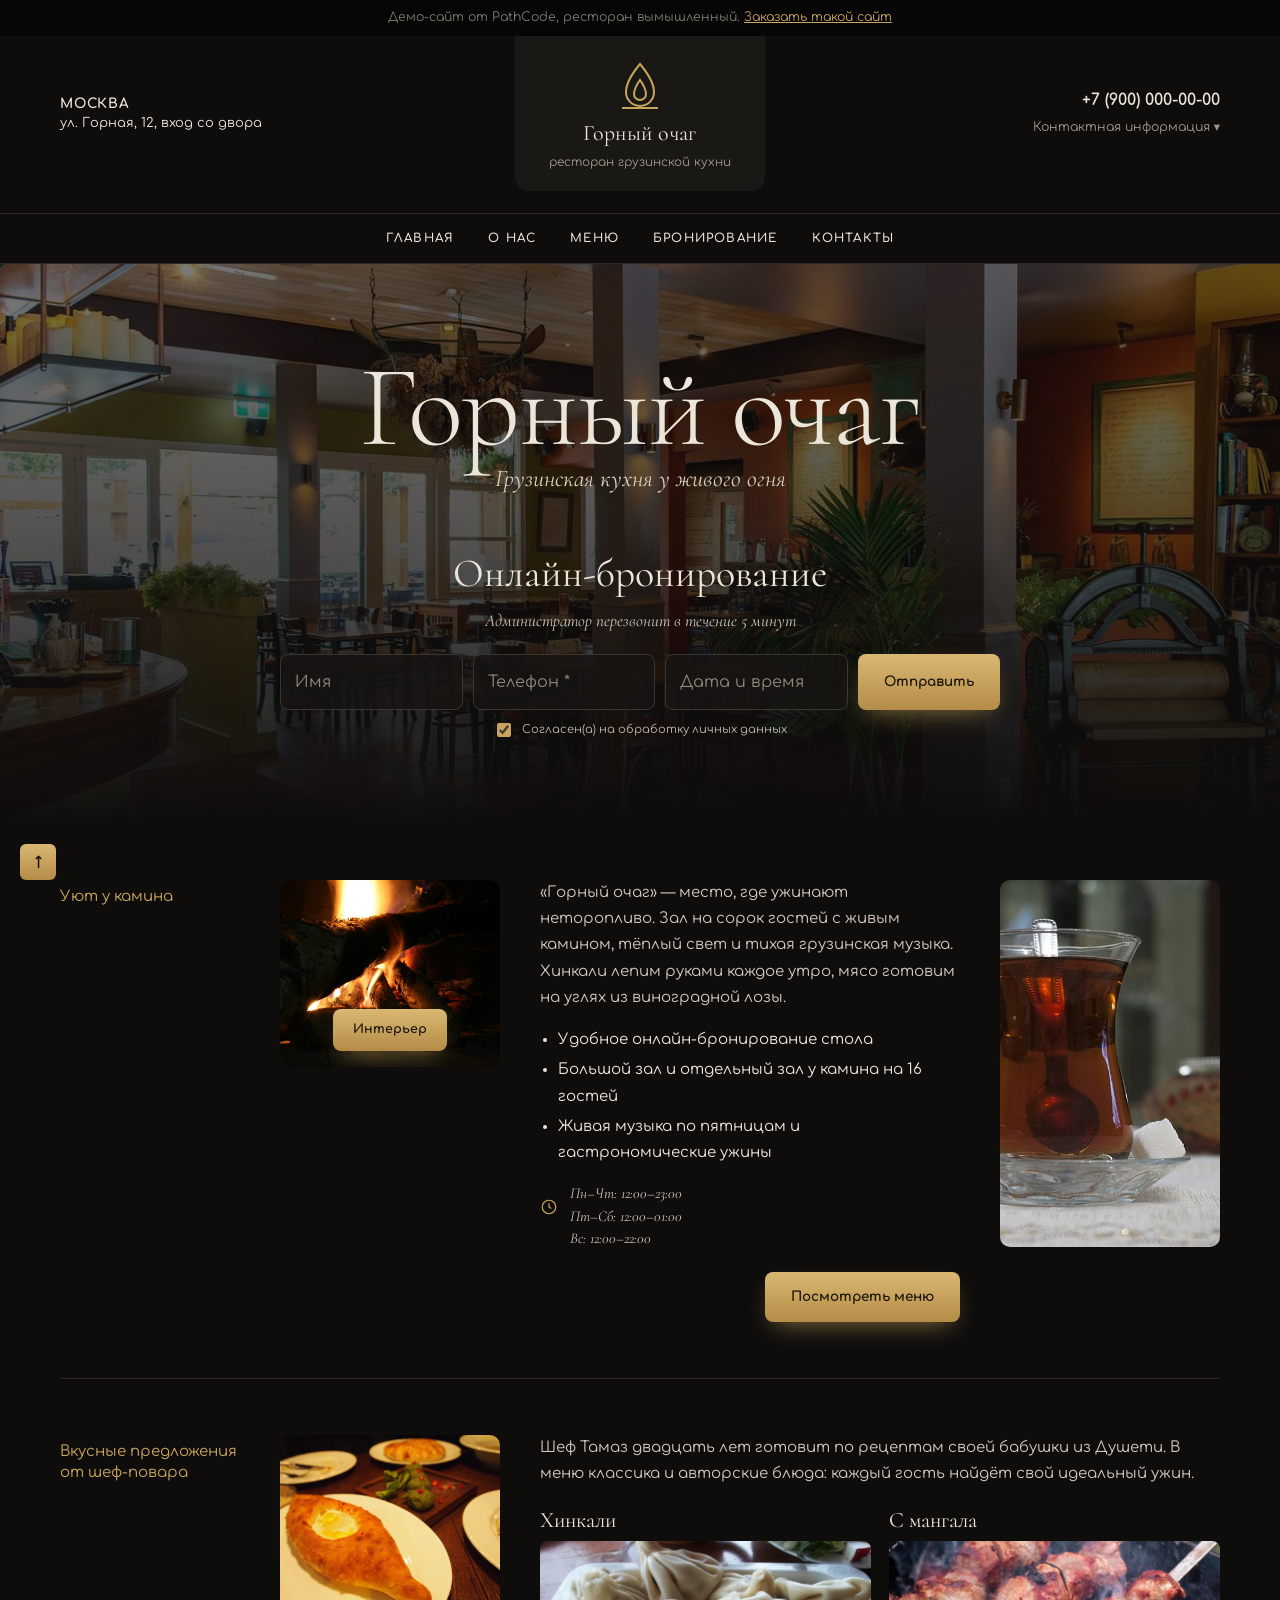
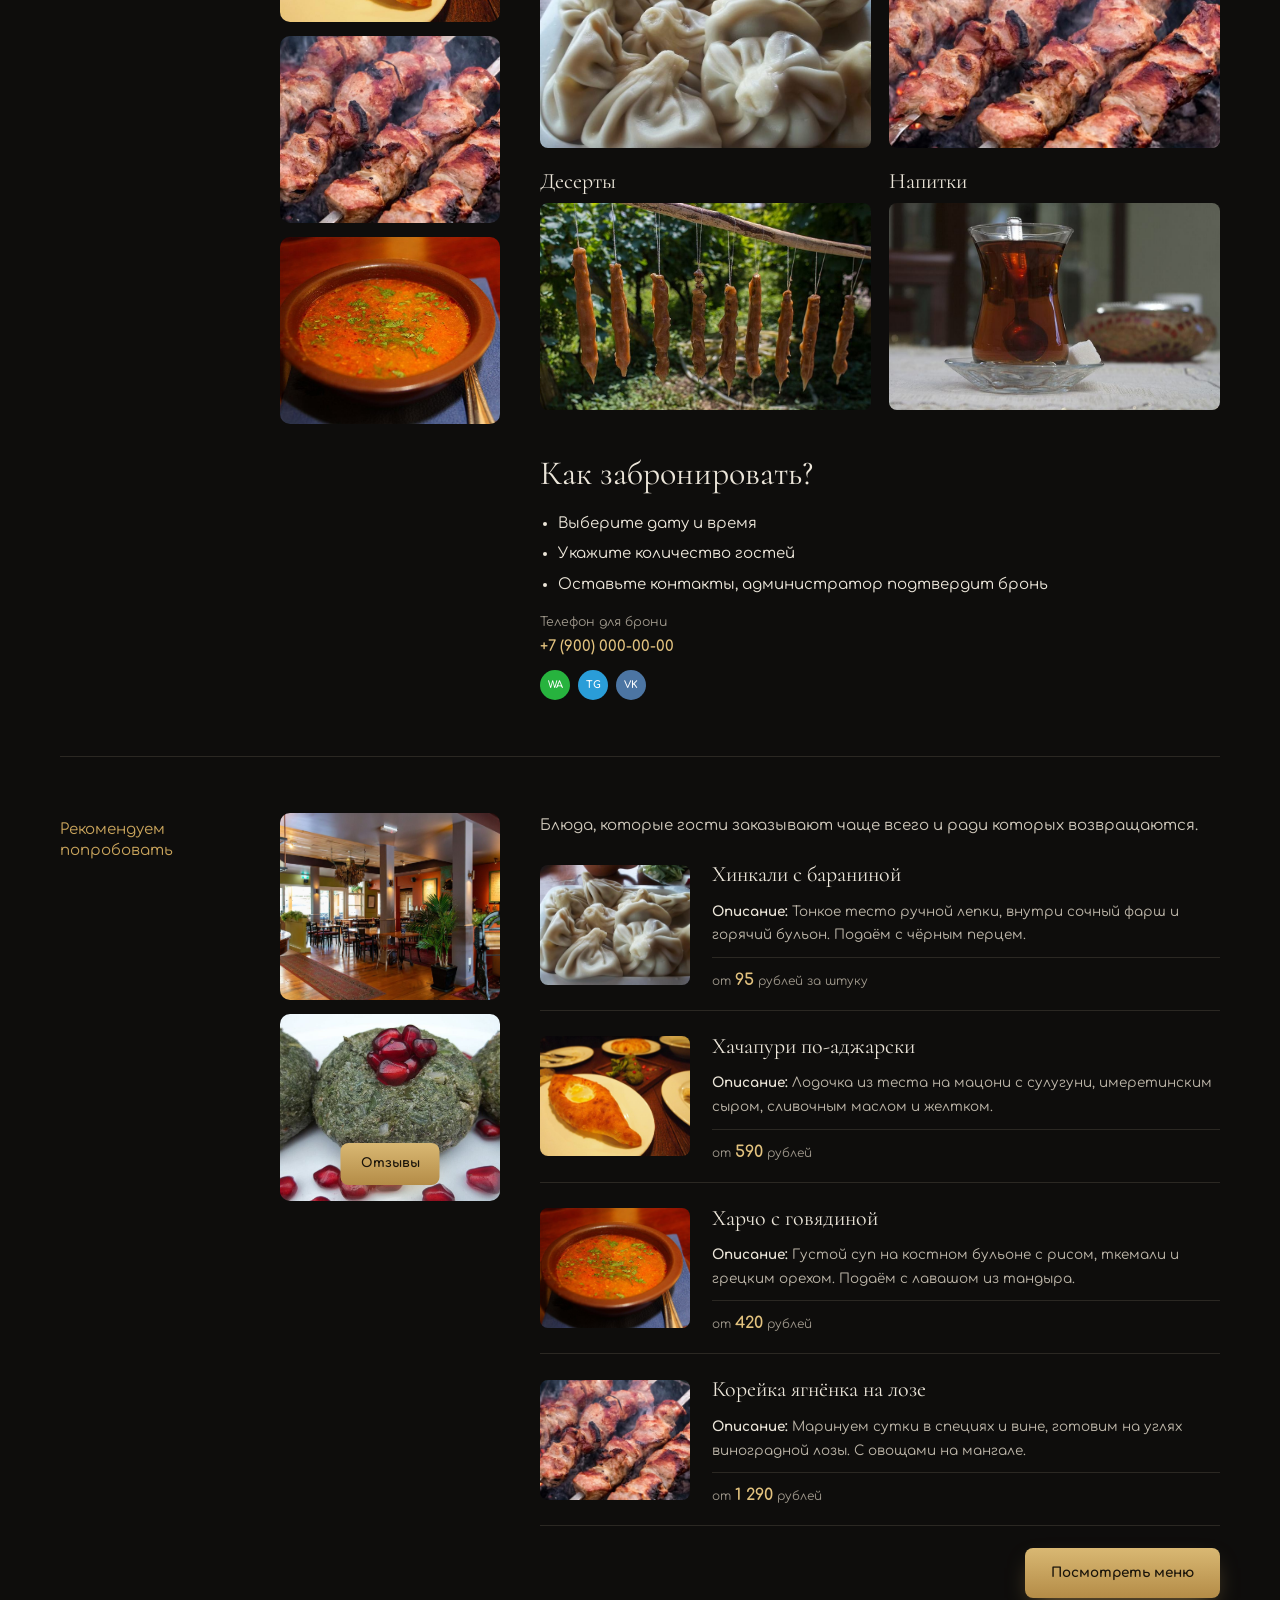
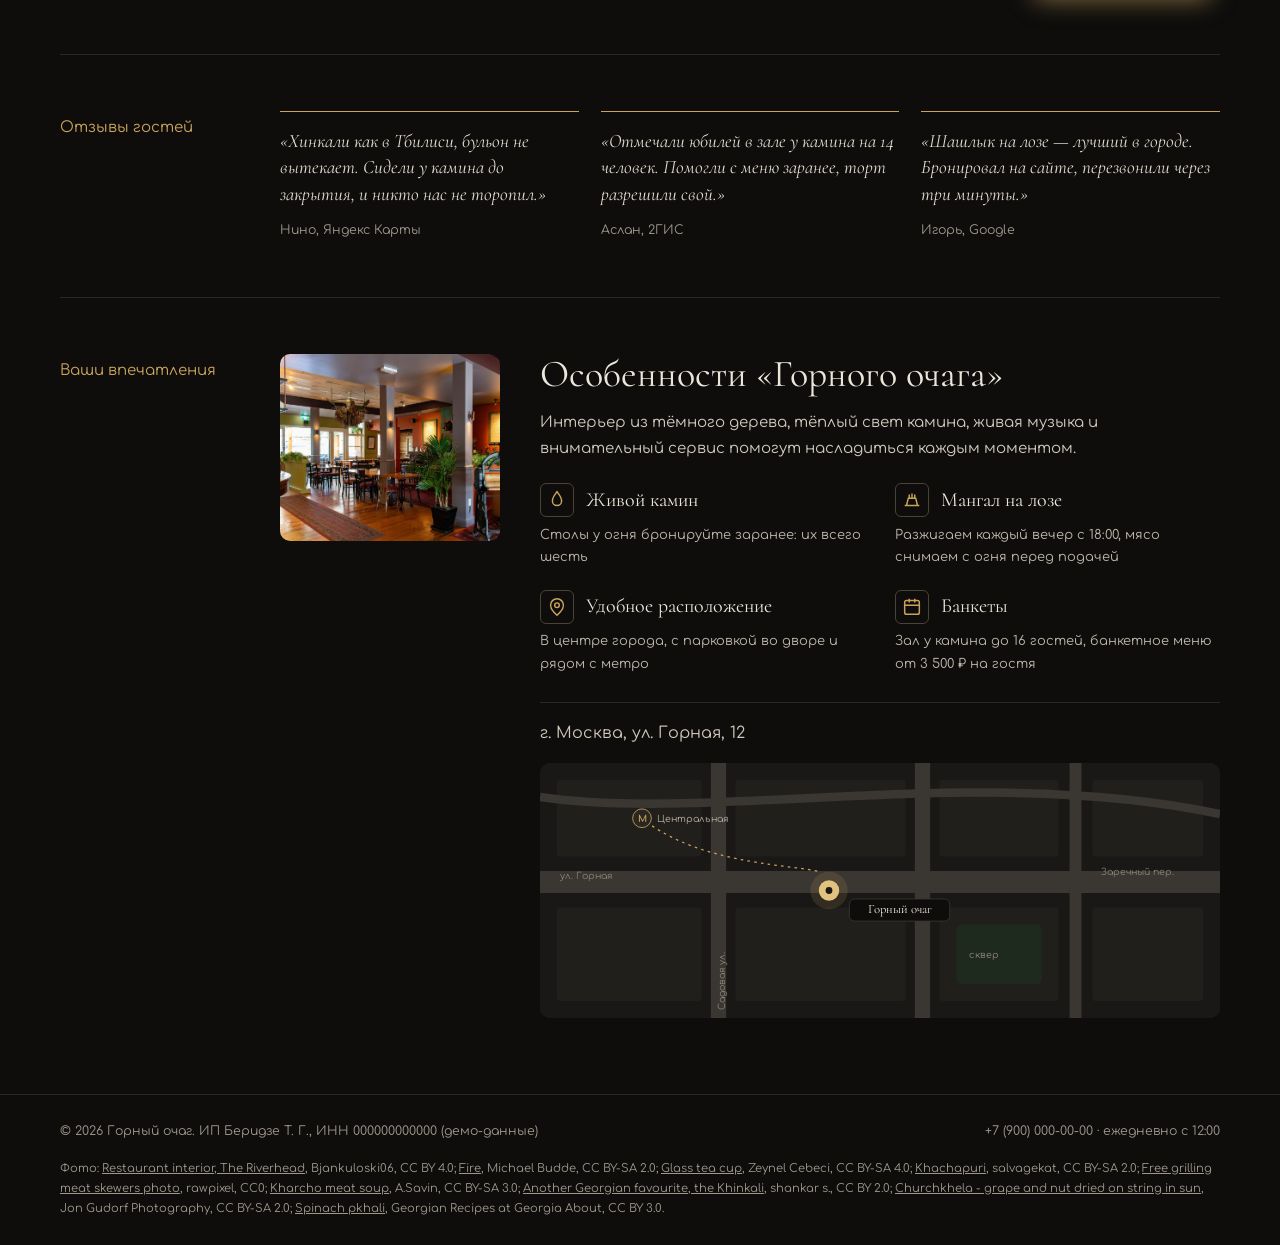
<file: works/cafe.html>
<!doctype html>
<html lang="ru">
<head>
<meta charset="utf-8">
<meta name="viewport" content="width=device-width, initial-scale=1, viewport-fit=cover">
<title>Горный очаг</title>
<meta name="description" content="Ресторан грузинской кухни у живого огня: хинкали ручной лепки, хачапури, мангал на виноградной лозе. Онлайн-бронирование стола.">
<link rel="preconnect" href="https://fonts.googleapis.com">
<link rel="preconnect" href="https://fonts.gstatic.com" crossorigin>
<link rel="stylesheet" href="https://fonts.googleapis.com/css2?family=Cormorant:ital,wght@0,300;0,400;0,500;1,400&family=Comfortaa:wght@300;400;500;600;700&display=swap">
<style>
/* По референсу: чёрный фон, золото, тонкая антиква в заголовках, округлый гротеск в тексте.
   Логотип по центру шапки, секции в три колонки: подпись слева, фото, текст. */
:root{
  --bg:#0E0D0C; --panel:#171512; --line:#2B2823; --fg:#ECE6DA; --muted:#9E978B;
  --gold:#C9A45C; --gold-2:#E2C27F; --grad:linear-gradient(180deg,#D9B873,#B48C47);
  --f-h:"Cormorant",Georgia,serif; --f-b:"Comfortaa",system-ui,-apple-system,"Segoe UI",sans-serif;
  color-scheme:dark;
}
*{box-sizing:border-box}
html{scroll-behavior:smooth;scroll-padding-top:80px}
body{margin:0;background:var(--bg);color:var(--fg);font:400 15px/1.75 var(--f-b);-webkit-font-smoothing:antialiased;overflow-x:hidden}
img{max-width:100%;display:block}
a{color:inherit}
button,input,select{font:inherit;color:inherit}
button{cursor:pointer}
h1,h2,h3{font-family:var(--f-h);font-weight:400;margin:0;text-wrap:balance}
p{margin:0}
:focus-visible{outline:2px solid var(--gold);outline-offset:3px;border-radius:4px}
.wrap{max-width:1200px;margin:0 auto;padding-left:max(20px,env(safe-area-inset-left,0px));padding-right:max(20px,env(safe-area-inset-right,0px))}
.demo{background:#060606;color:#7E786E;font-size:12.5px;text-align:center;padding:7px 16px}
.demo a{color:var(--gold)}

.gbtn{display:inline-flex;align-items:center;justify-content:center;padding:13px 26px;border-radius:8px;background:var(--grad);color:#1A140A;font-weight:700;font-size:13.5px;text-decoration:none;border:0;box-shadow:0 10px 26px -10px rgba(201,164,92,.7)}
.gbtn:hover{filter:brightness(1.08)}

/* шапка: адрес слева, логотип по центру, телефон справа */
.head .wrap{display:grid;grid-template-columns:1fr auto 1fr;align-items:center;gap:24px;padding-block:0}
.head .addr{font-size:13px;line-height:1.5}
.head .addr b{display:block;font-weight:700;text-transform:uppercase;letter-spacing:.06em;font-size:13.5px}
.logo{display:grid;justify-items:center;gap:8px;text-decoration:none;background:#1A1815;border-radius:0 0 14px 14px;padding:22px 34px 18px}
.logo svg{width:56px;height:56px;stroke:var(--gold);fill:none;stroke-width:2}
.logo b{font:400 22px/1 var(--f-h);letter-spacing:.02em}
.logo span{font-size:12px;color:var(--muted)}
.head .tel{justify-self:end;text-align:right;position:relative}
.head .tel a{font-weight:700;font-size:16px;text-decoration:none}
.head .tel button{display:block;margin-left:auto;background:none;border:0;font-size:12.5px;color:var(--muted);padding:2px 0}
.head .tel button::after{content:" ▾"}
.dd{position:absolute;right:0;top:calc(100% + 8px);z-index:40;background:var(--panel);border:1px solid var(--line);border-radius:12px;padding:14px 16px;font-size:13px;text-align:left;min-width:230px;display:none}
.dd.open{display:block}
.dd div{display:flex;justify-content:space-between;gap:16px;padding:4px 0}
.burger{display:none;position:absolute;right:max(16px,env(safe-area-inset-right,0px));top:16px;width:42px;height:42px;border-radius:8px;border:0;background:var(--grad)}
.burger svg{width:20px;height:20px;stroke:#1A140A;fill:none;stroke-width:2.2;stroke-linecap:round}
.nav{border-top:1px solid var(--line);border-bottom:1px solid var(--line);margin-top:22px}
.nav .wrap{display:flex;justify-content:center;gap:34px;padding-block:14px;font-size:12px;font-weight:600;text-transform:uppercase;letter-spacing:.1em}
.nav a{text-decoration:none;color:var(--fg)}
.nav a:hover{color:var(--gold)}
@media (max-width:860px){
  .head{position:relative}
  .head .wrap{grid-template-columns:minmax(0,1fr);justify-items:center;text-align:center;gap:14px;padding-bottom:18px}
  .head .addr{order:2}.head .tel{order:3;justify-self:center;text-align:center}.head .tel button{margin:0 auto}.dd{right:50%;transform:translateX(50%)}
  .burger{display:grid;place-items:center}
  .nav{display:none;margin-top:0}.nav.open{display:block}.nav .wrap{flex-direction:column;align-items:center;gap:16px}
}

/* первый экран */
.hero{position:relative;min-height:560px;display:grid;place-items:center;text-align:center;padding:64px 0 56px;
  background:linear-gradient(180deg,rgba(14,13,12,.55),rgba(14,13,12,.75) 60%,var(--bg)),url(../img/cafe-hall.jpg) center/cover}
.hero h1{font-size:clamp(56px,9vw,128px);line-height:.9;font-weight:300;letter-spacing:-.01em}
.hero .sub{font:italic 400 clamp(18px,2vw,24px)/1.2 var(--f-h);color:#D9D1C2;margin-top:6px}
.hero h2{font-size:clamp(28px,3.2vw,40px);margin-top:44px}
.hero .note{font:italic 400 17px/1.3 var(--f-h);color:#CFC7B8;margin-top:2px}
.bform{display:grid;grid-template-columns:repeat(3,minmax(0,1fr)) auto;gap:10px;max-width:720px;margin:22px auto 0}
.bform input{width:100%;background:rgba(23,21,18,.85);border:1px solid #3A362F;border-radius:8px;padding:13px 14px;font-size:16px;color:var(--fg)}
.bform input::placeholder{color:#8E877B}
.consent{font-size:11.5px;color:#BDB5A6;margin-top:10px;display:flex;gap:8px;justify-content:center;align-items:center}
.consent input{width:14px;height:14px;accent-color:var(--gold)}
.ok{display:none;max-width:720px;margin:12px auto 0;background:rgba(201,164,92,.14);color:var(--gold-2);border-radius:8px;padding:10px 14px;font-size:13.5px}
.ok.show{display:block}
@media (max-width:760px){.bform{grid-template-columns:minmax(0,1fr)}.hero{min-height:0}}

/* секции в три колонки */
.row{display:grid;grid-template-columns:180px 220px minmax(0,1fr);gap:40px;padding-block:56px;align-items:start}
.row.plus{grid-template-columns:180px 220px minmax(0,1fr) 220px}
.lbl{font:400 15px/1.4 var(--f-b);color:var(--gold);padding-top:6px}
.media{display:grid;gap:14px}
.ph{position:relative;border-radius:10px;overflow:hidden;background:var(--panel)}
.ph img{width:100%;aspect-ratio:4/3.4;object-fit:cover}
.ph.tall img{aspect-ratio:3/5}
.ph .gbtn{position:absolute;left:50%;bottom:16px;transform:translateX(-50%);padding:10px 20px;font-size:12.5px}
.txt p{color:#CFC8BB}
.txt p+p{margin-top:12px}
.txt ul{margin:16px 0;padding-left:18px;display:grid;gap:4px}
.hours{display:flex;gap:12px;margin-top:16px;font:italic 400 15px/1.5 var(--f-h);color:#CFC8BB}
.hours svg{width:18px;height:18px;stroke:var(--gold);fill:none;stroke-width:1.6;flex:none;margin-top:16px}
.right{display:flex;justify-content:flex-end;margin-top:22px}
.h2{font-size:clamp(28px,3vw,38px);line-height:1.1;margin-bottom:14px}
@media (max-width:1000px){.row,.row.plus{grid-template-columns:200px minmax(0,1fr)}.row .lbl{grid-column:1/-1}.row.plus>.ph.tall{display:none}}
@media (max-width:640px){.row,.row.plus{grid-template-columns:minmax(0,1fr);gap:20px;padding-block:40px}.media{grid-template-columns:1fr 1fr}.media .ph img{aspect-ratio:1}}
.sep{border-top:1px solid var(--line)}

/* плитки меню */
.cats{display:grid;grid-template-columns:1fr 1fr;gap:20px 18px;margin-top:20px}
.cats a{text-decoration:none}
.cats b{display:block;font:400 22px/1.2 var(--f-h);margin-bottom:8px}
.cats img{width:100%;aspect-ratio:16/10;object-fit:cover;border-radius:8px;transition:opacity .2s}
.cats a:hover img{opacity:.85}
.cats a:hover b{color:var(--gold)}
.book{margin-top:34px}
.book h3{font-size:34px;margin-bottom:8px}
.book ul{margin:0 0 14px;padding-left:18px}
.book small{display:block;color:var(--muted);font-size:12.5px}
.book .ph-num{color:var(--gold-2);font-weight:600;text-decoration:none;font-size:15px}
.soc{display:flex;gap:8px;margin-top:10px}
.soc a{width:30px;height:30px;border-radius:50%;display:grid;place-items:center;font-size:10px;font-weight:700;color:#fff;text-decoration:none}

/* рекомендуем */
.dish{display:grid;grid-template-columns:150px minmax(0,1fr);gap:22px;align-items:center;padding:16px 0;border-bottom:1px solid var(--line)}
.dish img{width:100%;aspect-ratio:4/3.2;object-fit:cover;border-radius:8px}
.dish h3{font-size:22px;margin-bottom:6px}
.dish p{font-size:13.5px;color:#BDB6A9}
.dish p b{color:var(--fg);font-weight:700}
.dish .pr{display:block;margin-top:10px;padding-top:8px;border-top:1px solid var(--line);font-size:12px;color:var(--muted)}
.dish .pr strong{font-size:16px;color:var(--gold-2);font-weight:700;margin:0 4px}
@media (max-width:520px){.dish{grid-template-columns:110px minmax(0,1fr);gap:14px}}

/* отзывы */
.revs{display:grid;grid-template-columns:repeat(3,minmax(0,1fr));gap:22px}
.rev{border-top:1px solid var(--gold);padding-top:16px}
.rev p{font:italic 400 19px/1.4 var(--f-h);color:#E3DCCE}
.rev small{display:block;margin-top:12px;font-size:12.5px;color:var(--muted)}
@media (max-width:860px){.revs{grid-template-columns:minmax(0,1fr)}}

/* особенности и карта */
.feat{display:grid;grid-template-columns:1fr 1fr;gap:20px 30px;margin:20px 0 26px}
.feat h3{display:flex;align-items:center;gap:12px;font-size:20px;margin-bottom:6px}
.feat svg{width:34px;height:34px;padding:5px;border:1px solid #4A4335;border-radius:6px;stroke:var(--gold);fill:none;stroke-width:1.6;flex:none}
.feat p{font-size:13px;color:#BDB6A9}
.addrline{border-top:1px solid var(--line);padding-top:16px;font-size:16px;margin-bottom:16px}
.map{border-radius:10px;overflow:hidden;background:#191816;aspect-ratio:8/3}
.map svg{width:100%;height:100%}
@media (max-width:640px){.feat{grid-template-columns:minmax(0,1fr)}}

footer{border-top:1px solid var(--line);margin-top:20px}
footer .wrap{display:flex;justify-content:space-between;gap:16px;flex-wrap:wrap;padding-block:26px;font-size:12.5px;color:var(--muted)}
footer .credits{flex-basis:100%;font-size:11.5px}
.up{position:fixed;left:max(20px,env(safe-area-inset-left,0px));bottom:calc(20px + env(safe-area-inset-bottom,0px));z-index:30;width:36px;height:36px;border-radius:6px;background:var(--grad);display:grid;place-items:center;text-decoration:none;color:#1A140A;font-weight:700}

/* меню во всплывающем окне */
.modal{position:fixed;inset:0;z-index:60;background:rgba(0,0,0,.75);display:none;align-items:center;justify-content:center;padding:20px}
.modal.open{display:flex}
.mbox{background:var(--panel);border:1px solid var(--line);border-radius:14px;width:min(760px,100%);max-height:88vh;overflow:auto;padding:28px}
.mtop{display:flex;justify-content:space-between;align-items:center;gap:16px}
.mtop h2{font-size:40px}
.mtop button{background:none;border:0;color:var(--muted);text-decoration:underline;font-size:13px}
.tabs{display:flex;gap:6px;flex-wrap:wrap;margin:16px 0 8px}
.tabs button{border:1px solid var(--line);background:transparent;border-radius:999px;padding:7px 14px;font-size:12.5px}
.tabs button[aria-selected="true"]{background:var(--grad);border-color:transparent;color:#1A140A;font-weight:700}
.mrow{display:flex;justify-content:space-between;gap:16px;padding:12px 0;border-bottom:1px dashed var(--line)}
.mrow span:first-child small{display:block;color:var(--muted);font-size:12px}
.mrow b{color:var(--gold-2);white-space:nowrap}
@media (prefers-reduced-motion:reduce){*{transition:none!important;scroll-behavior:auto!important}}

/* закреплённая панель: выезжает, когда шапка ушла за верх экрана */
.stick{position:fixed;top:0;left:0;right:0;z-index:38;transform:translateY(-110%);transition:transform .3s ease;padding-top:env(safe-area-inset-top,0px)}
.stick.on{transform:none}
.stick .wrap{display:flex;align-items:center;gap:26px;min-height:64px}
.s-logo{display:flex;align-items:center;gap:10px;text-decoration:none;color:inherit;flex:none}
.s-nav{display:flex;gap:24px;margin-left:auto;white-space:nowrap}
.s-nav a{text-decoration:none;color:inherit}
.s-tel{display:flex;align-items:center;gap:8px;text-decoration:none;color:inherit;white-space:nowrap;font-weight:600}
.s-tel svg,.s-burger svg{width:18px;height:18px;fill:none;stroke:currentColor;stroke-width:2;stroke-linecap:round;stroke-linejoin:round;flex:none}
.s-cta{flex:none;cursor:pointer;text-decoration:none;white-space:nowrap}
.s-burger{display:none;width:44px;height:44px;border:0;cursor:pointer;place-items:center;flex:none;padding:0}
.s-drop{display:none;flex-direction:column;gap:2px;padding:6px 20px 16px}
.s-drop.open{display:flex}
.s-drop a{text-decoration:none;color:inherit;padding:10px 0;border-bottom:1px solid currentColor;border-color:rgba(128,128,128,.22)}
@media (prefers-reduced-motion:reduce){.stick{transition:none}}

.stick{background:rgba(14,13,12,.95);backdrop-filter:blur(10px);-webkit-backdrop-filter:blur(10px);border-bottom:1px solid var(--line);color:var(--fg);font-family:var(--f-b)}
.s-mk{width:30px;height:30px;fill:none;stroke:var(--gold);stroke-width:2.4}
.s-logo b{font:500 24px/1 var(--f-h);letter-spacing:.01em}
.s-nav{font-size:12px;font-weight:600;text-transform:uppercase;letter-spacing:.1em;gap:28px}
.s-nav a:hover{color:var(--gold)}
.s-tel{font-size:14px}.s-tel svg{color:var(--gold)}
.s-cta{display:inline-flex;align-items:center;height:40px;padding:0 18px;border-radius:4px;background:var(--grad);color:#1A140A;font-weight:700;font-size:12px;text-transform:uppercase;letter-spacing:.08em}
.s-burger{border-radius:8px;background:var(--grad);color:#1A140A}
.s-drop{background:rgba(14,13,12,.98);font-size:13px;text-transform:uppercase;letter-spacing:.1em}
@media (max-width:1100px){.stick .s-tel span{display:none}}
@media (max-width:860px){.stick .s-nav{display:none}.stick .s-tel{margin-left:auto}.s-burger{display:grid}.stick .wrap{gap:14px}.stick .s-cta{padding:0 12px}}
@media (max-width:420px){.stick .s-cta{display:none}.s-logo b{font-size:21px}}
</style>
</head>
<body>
<div class="demo">Демо-сайт от PathCode, ресторан вымышленный. <a href="https://t.me/BeauG0sse" target="_blank" rel="noopener">Заказать такой сайт</a></div>
<div class="stick" id="stick"><div class="wrap"><a class="s-logo" href="#top" aria-label="Наверх"><svg class="s-mk" viewBox="0 0 56 56" aria-hidden="true"><path d="M28 6 C 18 18, 14 26, 14 34 a14 14 0 0 0 28 0 C 42 26, 38 18, 28 6 Z"/><path d="M28 22 C 23 29, 22 33, 22 36 a6 6 0 0 0 12 0 C 34 33, 33 29, 28 22 Z"/></svg><b>Горный очаг</b></a><nav class="s-nav" aria-label="Разделы"><a href="#top">Главная</a><a href="#about">О нас</a><a href="#menu">Меню</a><a href="#booking">Бронирование</a><a href="#contacts">Контакты</a></nav><a class="s-tel" href="tel:+79000000000" aria-label="Позвонить"><svg viewBox="0 0 24 24"><path d="M5 4h4l2 5-2.5 1.5a11 11 0 0 0 5 5L15 13l5 2v4a2 2 0 0 1-2 2A16 16 0 0 1 3 6a2 2 0 0 1 2-2"/></svg><span>+7 (900) 000-00-00</span></a><a class="s-cta" href="#booking">Забронировать</a><button class="s-burger" type="button" aria-label="Меню" aria-expanded="false" aria-controls="sDrop"><svg viewBox="0 0 24 24"><path d="M4 7h16M4 12h16M4 17h16"/></svg></button></div><nav class="s-drop" id="sDrop" aria-label="Меню"><a href="#top">Главная</a><a href="#about">О нас</a><a href="#menu">Меню</a><a href="#booking">Бронирование</a><a href="#contacts">Контакты</a></nav></div>

<header class="head" id="top">
  <div class="wrap">
    <div class="addr"><b>Москва</b>ул. Горная, 12, вход со двора</div>
    <a class="logo" href="#top" aria-label="Горный очаг, на главную">
      <svg viewBox="0 0 56 56" aria-hidden="true"><path d="M28 6 C 18 18, 14 26, 14 34 a14 14 0 0 0 28 0 C 42 26, 38 18, 28 6 Z"/><path d="M28 22 C 23 29, 22 33, 22 36 a6 6 0 0 0 12 0 C 34 33, 33 29, 28 22 Z"/><path d="M10 50 H46"/></svg>
      <b>Горный очаг</b><span>ресторан грузинской кухни</span>
    </a>
    <div class="tel"><a href="tel:+79000000000">+7 (900) 000-00-00</a><button type="button" id="ddBtn" aria-expanded="false">Контактная информация</button>
      <div class="dd" id="dd"><div><span>Пн–чт</span><span>12:00–23:00</span></div><div><span>Пт–сб</span><span>12:00–01:00</span></div><div><span>Вс</span><span>12:00–22:00</span></div><div><span>Telegram</span><span>@gorny_ochag_bot</span></div></div>
    </div>
  </div>
  <button class="burger" id="burger" type="button" aria-label="Открыть меню"><svg viewBox="0 0 24 24"><path d="M4 7h16M4 12h16M4 17h16"/></svg></button>
  <nav class="nav" id="nav"><div class="wrap"><a href="#top">Главная</a><a href="#about">О нас</a><a href="#menu">Меню</a><a href="#booking">Бронирование</a><a href="#contacts">Контакты</a></div></nav>
</header>

<section class="hero"><div class="wrap">
  <h1>Горный очаг</h1>
  <p class="sub">Грузинская кухня у живого огня</p>
  <h2>Онлайн-бронирование</h2>
  <p class="note">Администратор перезвонит в течение 5 минут</p>
  <form class="bform" id="bForm" novalidate>
    <input id="bName" placeholder="Имя" autocomplete="off" aria-label="Имя">
    <input id="bPhone" type="tel" inputmode="tel" placeholder="Телефон *" autocomplete="off" aria-label="Телефон">
    <input id="bDate" type="text" placeholder="Дата и время" autocomplete="off" aria-label="Дата и время" onfocus="this.type='datetime-local'">
    <button class="gbtn" type="submit">Отправить</button>
  </form>
  <label class="consent"><input type="checkbox" id="bAgree" checked>Согласен(а) на обработку личных данных</label>
  <div class="ok" id="bOk" aria-live="polite"></div>
</div></section>

<main class="wrap">
  <section class="row plus" id="about">
    <p class="lbl">Уют у камина</p>
    <div class="media"><div class="ph"><img src="../img/cafe-hero.jpg" alt="Огонь в камине" loading="lazy"><a class="gbtn" href="#gallery">Интерьер</a></div></div>
    <div class="txt">
      <p>«Горный очаг» — место, где ужинают неторопливо. Зал на сорок гостей с живым камином, тёплый свет и тихая грузинская музыка. Хинкали лепим руками каждое утро, мясо готовим на углях из виноградной лозы.</p>
      <ul><li>Удобное онлайн-бронирование стола</li><li>Большой зал и отдельный зал у камина на 16 гостей</li><li>Живая музыка по пятницам и гастрономические ужины</li></ul>
      <div class="hours"><svg viewBox="0 0 24 24"><circle cx="12" cy="12" r="9"/><path d="M12 7v5l3 2"/></svg><p>Пн–Чт: 12:00–23:00<br>Пт–Сб: 12:00–01:00<br>Вс: 12:00–22:00</p></div>
      <div class="right"><button class="gbtn" type="button" data-menu>Посмотреть меню</button></div>
    </div>
    <div class="ph tall"><img src="../img/cafe-tea.jpg" alt="Чай в армуду" loading="lazy"></div>
  </section>

  <section class="row sep" id="menu">
    <p class="lbl">Вкусные предложения от шеф-повара</p>
    <div class="media"><div class="ph"><img src="../img/khachapuri.jpg" alt="Хачапури по-аджарски" loading="lazy"></div><div class="ph"><img src="../img/shashlik.jpg" alt="Шашлык на мангале" loading="lazy"></div><div class="ph"><img src="../img/cafe-soup.jpg" alt="Харчо" loading="lazy"></div></div>
    <div class="txt">
      <p>Шеф Тамаз двадцать лет готовит по рецептам своей бабушки из Душети. В меню классика и авторские блюда: каждый гость найдёт свой идеальный ужин.</p>
      <div class="cats">
        <a href="#" data-menu data-tab="0"><b>Хинкали</b><img src="../img/khinkali.jpg" alt="Хинкали" loading="lazy"></a>
        <a href="#" data-menu data-tab="1"><b>С мангала</b><img src="../img/shashlik.jpg" alt="Мясо на углях" loading="lazy"></a>
        <a href="#" data-menu data-tab="3"><b>Десерты</b><img src="../img/cafe-dessert.jpg" alt="Чурчхела" loading="lazy"></a>
        <a href="#" data-menu data-tab="4"><b>Напитки</b><img src="../img/cafe-tea.jpg" alt="Чай" loading="lazy"></a>
      </div>
      <div class="book" id="booking">
        <h3>Как забронировать?</h3>
        <ul><li>Выберите дату и время</li><li>Укажите количество гостей</li><li>Оставьте контакты, администратор подтвердит бронь</li></ul>
        <small>Телефон для брони</small>
        <a class="ph-num" href="tel:+79000000000">+7 (900) 000-00-00</a>
        <div class="soc"><a href="#" style="background:#27B33E" aria-label="WhatsApp">WA</a><a href="#" style="background:#2A9DD8" aria-label="Telegram">TG</a><a href="#" style="background:#4C75A3" aria-label="ВКонтакте">VK</a></div>
      </div>
    </div>
  </section>

  <section class="row sep" id="gallery">
    <p class="lbl">Рекомендуем попробовать</p>
    <div class="media"><div class="ph"><img src="../img/cafe-hall.jpg" alt="Зал ресторана" loading="lazy"></div><div class="ph"><img src="../img/cafe-salad.jpg" alt="Пхали" loading="lazy"><a class="gbtn" href="#reviews">Отзывы</a></div></div>
    <div class="txt">
      <p>Блюда, которые гости заказывают чаще всего и ради которых возвращаются.</p>
      <div id="dishes"></div>
      <div class="right"><button class="gbtn" type="button" data-menu>Посмотреть меню</button></div>
    </div>
  </section>

  <section class="row sep" id="reviews">
    <p class="lbl">Отзывы гостей</p>
    <div class="revs" style="grid-column:2/-1">
      <div class="rev"><p>«Хинкали как в Тбилиси, бульон не вытекает. Сидели у камина до закрытия, и никто нас не торопил.»</p><small>Нино, Яндекс Карты</small></div>
      <div class="rev"><p>«Отмечали юбилей в зале у камина на 14 человек. Помогли с меню заранее, торт разрешили свой.»</p><small>Аслан, 2ГИС</small></div>
      <div class="rev"><p>«Шашлык на лозе — лучший в городе. Бронировал на сайте, перезвонили через три минуты.»</p><small>Игорь, Google</small></div>
    </div>
  </section>

  <section class="row sep" id="contacts">
    <p class="lbl">Ваши впечатления</p>
    <div class="media"><div class="ph"><img src="../img/cafe-hall.jpg" alt="Вечерний зал" loading="lazy"></div></div>
    <div class="txt">
      <h2 class="h2">Особенности «Горного очага»</h2>
      <p>Интерьер из тёмного дерева, тёплый свет камина, живая музыка и внимательный сервис помогут насладиться каждым моментом.</p>
      <div class="feat">
        <div><h3><svg viewBox="0 0 24 24"><path d="M12 3c-3 4-5 6-5 10a5 5 0 0 0 10 0c0-4-2-6-5-10z"/></svg>Живой камин</h3><p>Столы у огня бронируйте заранее: их всего шесть</p></div>
        <div><h3><svg viewBox="0 0 24 24"><path d="M4 18h16M6 18l2-8h8l2 8M9 10V6m3 4V5m3 5V6"/></svg>Мангал на лозе</h3><p>Разжигаем каждый вечер с 18:00, мясо снимаем с огня перед подачей</p></div>
        <div><h3><svg viewBox="0 0 24 24"><path d="M12 21s-7-6.2-7-11a7 7 0 0 1 14 0c0 4.8-7 11-7 11z"/><circle cx="12" cy="10" r="2.5"/></svg>Удобное расположение</h3><p>В центре города, с парковкой во дворе и рядом с метро</p></div>
        <div><h3><svg viewBox="0 0 24 24"><rect x="4" y="5" width="16" height="15" rx="2"/><path d="M4 10h16M9 3v4m6-4v4"/></svg>Банкеты</h3><p>Зал у камина до 16 гостей, банкетное меню от 3 500 ₽ на гостя</p></div>
      </div>
      <p class="addrline">г. Москва, ул. Горная, 12</p>
      <div class="map"><svg viewBox="0 0 800 300" role="img" aria-label="Схема: ресторан на улице Горной, 12, рядом с метро Центральная" style="display:block;width:100%;height:100%">
        <rect width="800" height="300" fill="#191816"/>
        <g fill="#211F1C"><rect x="20" y="20" width="170" height="90" rx="4"/><rect x="230" y="20" width="200" height="90" rx="4"/><rect x="470" y="20" width="140" height="90" rx="4"/><rect x="650" y="20" width="130" height="90" rx="4"/>
        <rect x="20" y="170" width="170" height="110" rx="4"/><rect x="230" y="170" width="200" height="110" rx="4"/><rect x="470" y="170" width="140" height="110" rx="4"/><rect x="650" y="170" width="130" height="110" rx="4"/></g>
        <rect x="490" y="190" width="100" height="70" rx="6" fill="#1F2A1F"/>
        <g stroke="#3A3631" fill="none"><path d="M0 140 H800" stroke-width="26"/><path d="M210 0 V300" stroke-width="18"/><path d="M450 0 V300" stroke-width="18"/><path d="M630 0 V300" stroke-width="14"/><path d="M0 40 C 200 70, 520 0, 800 60" stroke-width="10"/></g>
        <g font-family="Comfortaa,sans-serif" font-size="11" fill="#8C857A"><text x="24" y="136">ул. Горная</text><text x="218" y="290" transform="rotate(-90 218 290)">Садовая ул.</text><text x="505" y="230">сквер</text><text x="660" y="132">Заречный пер.</text></g>
        <circle cx="120" cy="65" r="11" fill="#2A2723" stroke="#C9A45C"/><text x="120" y="69" text-anchor="middle" font-family="Comfortaa,sans-serif" font-size="11" font-weight="700" fill="#C9A45C">М</text>
        <text x="138" y="69" font-family="Comfortaa,sans-serif" font-size="11" fill="#B9B1A4">Центральная</text>
        <path d="M132 74 C 200 120, 300 120, 330 128" stroke="#C9A45C" stroke-width="1.5" stroke-dasharray="3 5" fill="none"/>
        <g transform="translate(340 150)"><circle r="22" fill="#C9A45C" fill-opacity=".15"/><circle r="12" fill="#E2C27F"/><circle r="4" fill="#191816"/></g>
        <rect x="364" y="160" width="118" height="26" rx="6" fill="#0E0D0C" stroke="#3A3631"/><text x="423" y="177" text-anchor="middle" font-family="Cormorant,serif" font-size="15" fill="#ECE6DA">Горный очаг</text>
      </svg></div>
    </div>
  </section>
</main>

<footer><div class="wrap">
  <span>© 2026 Горный очаг. ИП Беридзе Т. Г., ИНН 000000000000 (демо-данные)</span>
  <span>+7 (900) 000-00-00 · ежедневно с 12:00</span>
  <p class="credits">Фото: <a href="https://commons.wikimedia.org/wiki/File:Restaurant_interior,_The_Riverhead.jpg" target="_blank" rel="noopener">Restaurant interior, The Riverhead</a>, Bjankuloski06, CC BY 4.0; <a href="https://www.flickr.com/photos/12651126@N05/2333257753" target="_blank" rel="noopener">Fire</a>, Michael Budde, CC BY-SA 2.0; <a href="https://commons.wikimedia.org/wiki/File:Glass_tea_cup.jpg" target="_blank" rel="noopener">Glass tea cup</a>, Zeynel Cebeci, CC BY-SA 4.0; <a href="https://www.flickr.com/photos/10579374@N05/5602170315" target="_blank" rel="noopener">Khachapuri</a>, salvagekat, CC BY-SA 2.0; <a href="https://www.rawpixel.com/image/5908908/image-public-domain-summer-food" target="_blank" rel="noopener">Free grilling meat skewers photo</a>, rawpixel, CC0; <a href="https://commons.wikimedia.org/wiki/File:Kharcho_meat_soup.jpg" target="_blank" rel="noopener">Kharcho meat soup</a>, A.Savin, CC BY-SA 3.0; <a href="https://www.flickr.com/photos/77742560@N06/29486941184" target="_blank" rel="noopener">Another Georgian favourite, the Khinkali</a>, shankar s., CC BY 2.0; <a href="https://commons.wikimedia.org/wiki/File:Churchkhela_-_grape_and_nut_dried_on_string_in_sun.jpg" target="_blank" rel="noopener">Churchkhela - grape and nut dried on string in sun</a>, Jon Gudorf Photography, CC BY-SA 2.0; <a href="https://commons.wikimedia.org/wiki/File:Spinach_pkhali.jpg" target="_blank" rel="noopener">Spinach pkhali</a>, Georgian Recipes at Georgia About, CC BY 3.0.</p>
</div></footer>
<a class="up" href="#top" aria-label="Наверх">↑</a>

<div class="modal" id="modal" role="dialog" aria-modal="true" aria-labelledby="mTitle">
  <div class="mbox">
    <div class="mtop"><h2 id="mTitle">Меню</h2><button type="button" id="mClose">закрыть</button></div>
    <div class="tabs" id="tabs" role="tablist"></div>
    <div id="mList"></div>
  </div>
</div>

<script>
(function(){
const $=s=>document.querySelector(s);
const rub=n=>n.toLocaleString("ru-RU").replace(/ /g," ");
$("#burger").onclick=()=>$("#nav").classList.toggle("open");
$("#ddBtn").onclick=e=>{const o=$("#dd").classList.toggle("open");e.currentTarget.setAttribute("aria-expanded",o)};
document.addEventListener("click",e=>{if(!e.target.closest(".tel"))$("#dd").classList.remove("open")});
// бронь
$("#bForm").addEventListener("submit",e=>{e.preventDefault();const ok=$("#bOk");
  if(!$("#bPhone").value.trim()){ok.textContent="Укажите телефон, чтобы администратор мог подтвердить бронь.";ok.classList.add("show");$("#bPhone").focus();return}
  if(!$("#bAgree").checked){ok.textContent="Отметьте согласие на обработку личных данных.";ok.classList.add("show");return}
  ok.textContent=`Это демо. Заявка на бронь${$("#bName").value?` от ${$("#bName").value}`:""} ушла бы администратору, он перезвонил бы в течение 5 минут.`;ok.classList.add("show")});
// рекомендуем
const DISHES=[
 ["Хинкали с бараниной","../img/khinkali.jpg","Тонкое тесто ручной лепки, внутри сочный фарш и горячий бульон. Подаём с чёрным перцем.","95","за штуку"],
 ["Хачапури по-аджарски","../img/khachapuri.jpg","Лодочка из теста на мацони с сулугуни, имеретинским сыром, сливочным маслом и желтком.","590",""],
 ["Харчо с говядиной","../img/cafe-soup.jpg","Густой суп на костном бульоне с рисом, ткемали и грецким орехом. Подаём с лавашом из тандыра.","420",""],
 ["Корейка ягнёнка на лозе","../img/shashlik.jpg","Маринуем сутки в специях и вине, готовим на углях виноградной лозы. С овощами на мангале.","1 290",""]];
$("#dishes").innerHTML=DISHES.map(d=>`<div class="dish"><img src="${d[1]}" alt="${d[0]}" loading="lazy"><div><h3>${d[0]}</h3><p><b>Описание:</b> ${d[2]}</p><span class="pr">от<strong>${d[3]}</strong>рублей${d[4]?" "+d[4]:""}</span></div></div>`).join("");
// меню
const MENU=[
 ["Хинкали",[["С бараниной и зеленью","60 г, поштучно",95],["Говядина и свинина","60 г",85],["С сулугуни","55 г",90],["С грибами","55 г",85]]],
 ["С мангала",[["Свиная шея на лозе","200 г",690],["Корейка ягнёнка","250 г",1290],["Люля-кебаб из говядины","180 г",590],["Овощи на углях","250 г",390]]],
 ["Хачапури и закуски",[["Хачапури по-аджарски","460 г",590],["Хачапури по-мегрельски","600 г",720],["Пхали, три вида","180 г",450],["Харчо с говядиной","350 мл",420]]],
 ["Десерты",[["Чурчхела домашняя","1 шт",250],["Пеламуши с орехами","150 г",320],["Медовик «Очаг»","140 г",390]]],
 ["Напитки",[["Чай с чабрецом, чайник","0,6 л",350],["Тархун домашний","0,5 л",290],["Боржоми","0,5 л",320]]]];
let tab=0;
function render(){$("#tabs").innerHTML=MENU.map((m,i)=>`<button type="button" role="tab" aria-selected="${i===tab}">${m[0]}</button>`).join("");
  document.querySelectorAll("#tabs button").forEach((b,i)=>b.onclick=()=>{tab=i;render()});
  $("#mList").innerHTML=MENU[tab][1].map(r=>`<div class="mrow"><span>${r[0]}<small>${r[1]}</small></span><b>${rub(r[2])} ₽</b></div>`).join("")}
const modal=$("#modal");
document.querySelectorAll("[data-menu]").forEach(b=>b.addEventListener("click",e=>{e.preventDefault();tab=b.dataset.tab?+b.dataset.tab:0;render();modal.classList.add("open")}));
$("#mClose").onclick=()=>modal.classList.remove("open");
modal.addEventListener("click",e=>{if(e.target===modal)modal.classList.remove("open")});
addEventListener("keydown",e=>{if(e.key==="Escape")modal.classList.remove("open")});
})();
</script>
<script>
(()=>{const s=document.getElementById("stick"),t=document.querySelector('.head'),d=document.getElementById("sDrop"),b=s.querySelector(".s-burger");
const show=v=>{s.classList.toggle("on",v);s.toggleAttribute("inert",!v);if(!v&&d){d.classList.remove("open");b.setAttribute("aria-expanded","false")}};
let q=0;const chk=()=>show(t.getBoundingClientRect().bottom<=0);
addEventListener("scroll",()=>{if(!q){q=1;requestAnimationFrame(()=>{q=0;chk()})}},{passive:true});
addEventListener("resize",chk);addEventListener("load",chk);show(false);chk();
b.onclick=()=>{const o=d.classList.toggle("open");b.setAttribute("aria-expanded",o)};
if(d)d.querySelectorAll("a").forEach(a=>a.addEventListener("click",()=>{d.classList.remove("open");b.setAttribute("aria-expanded","false")}));
})();
</script>
<script>if(window.parent!==window)window.parent.postMessage({demo:"ready"},"*");</script>
</body>
</html>
</file>
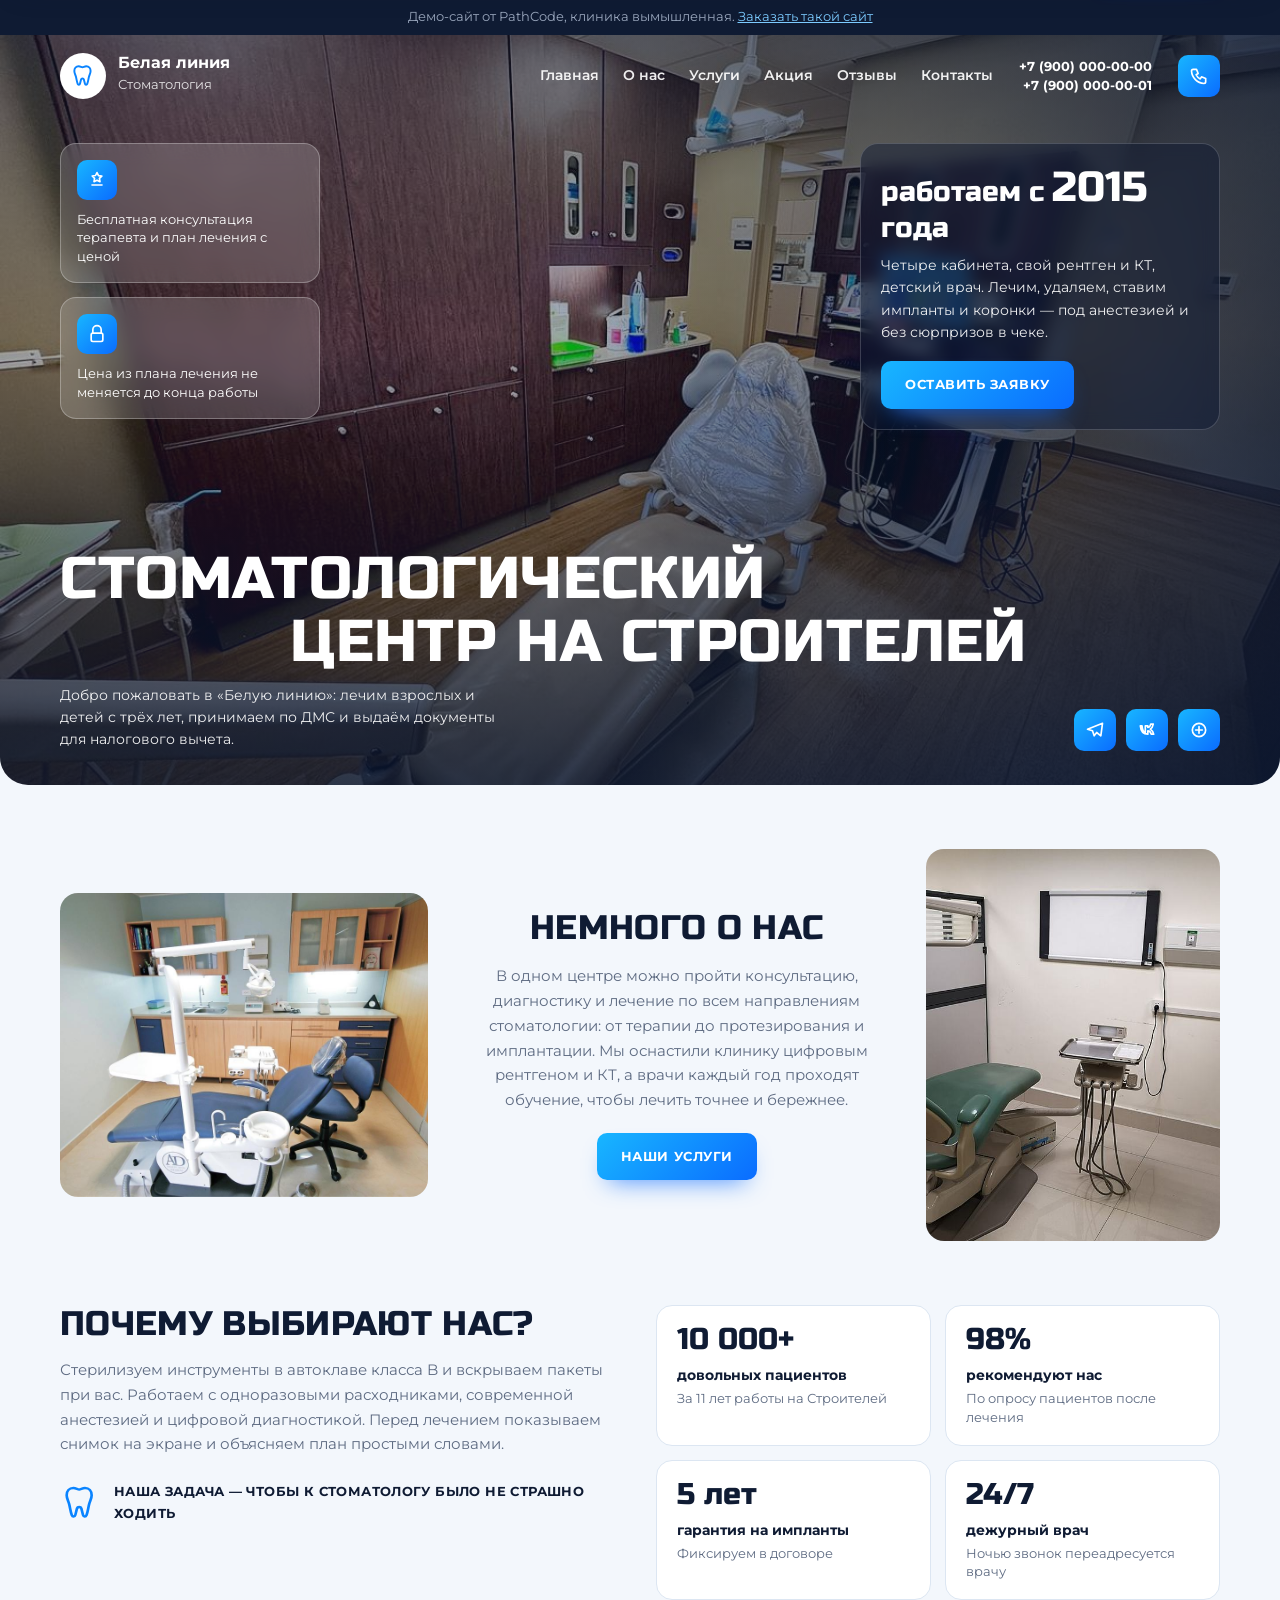
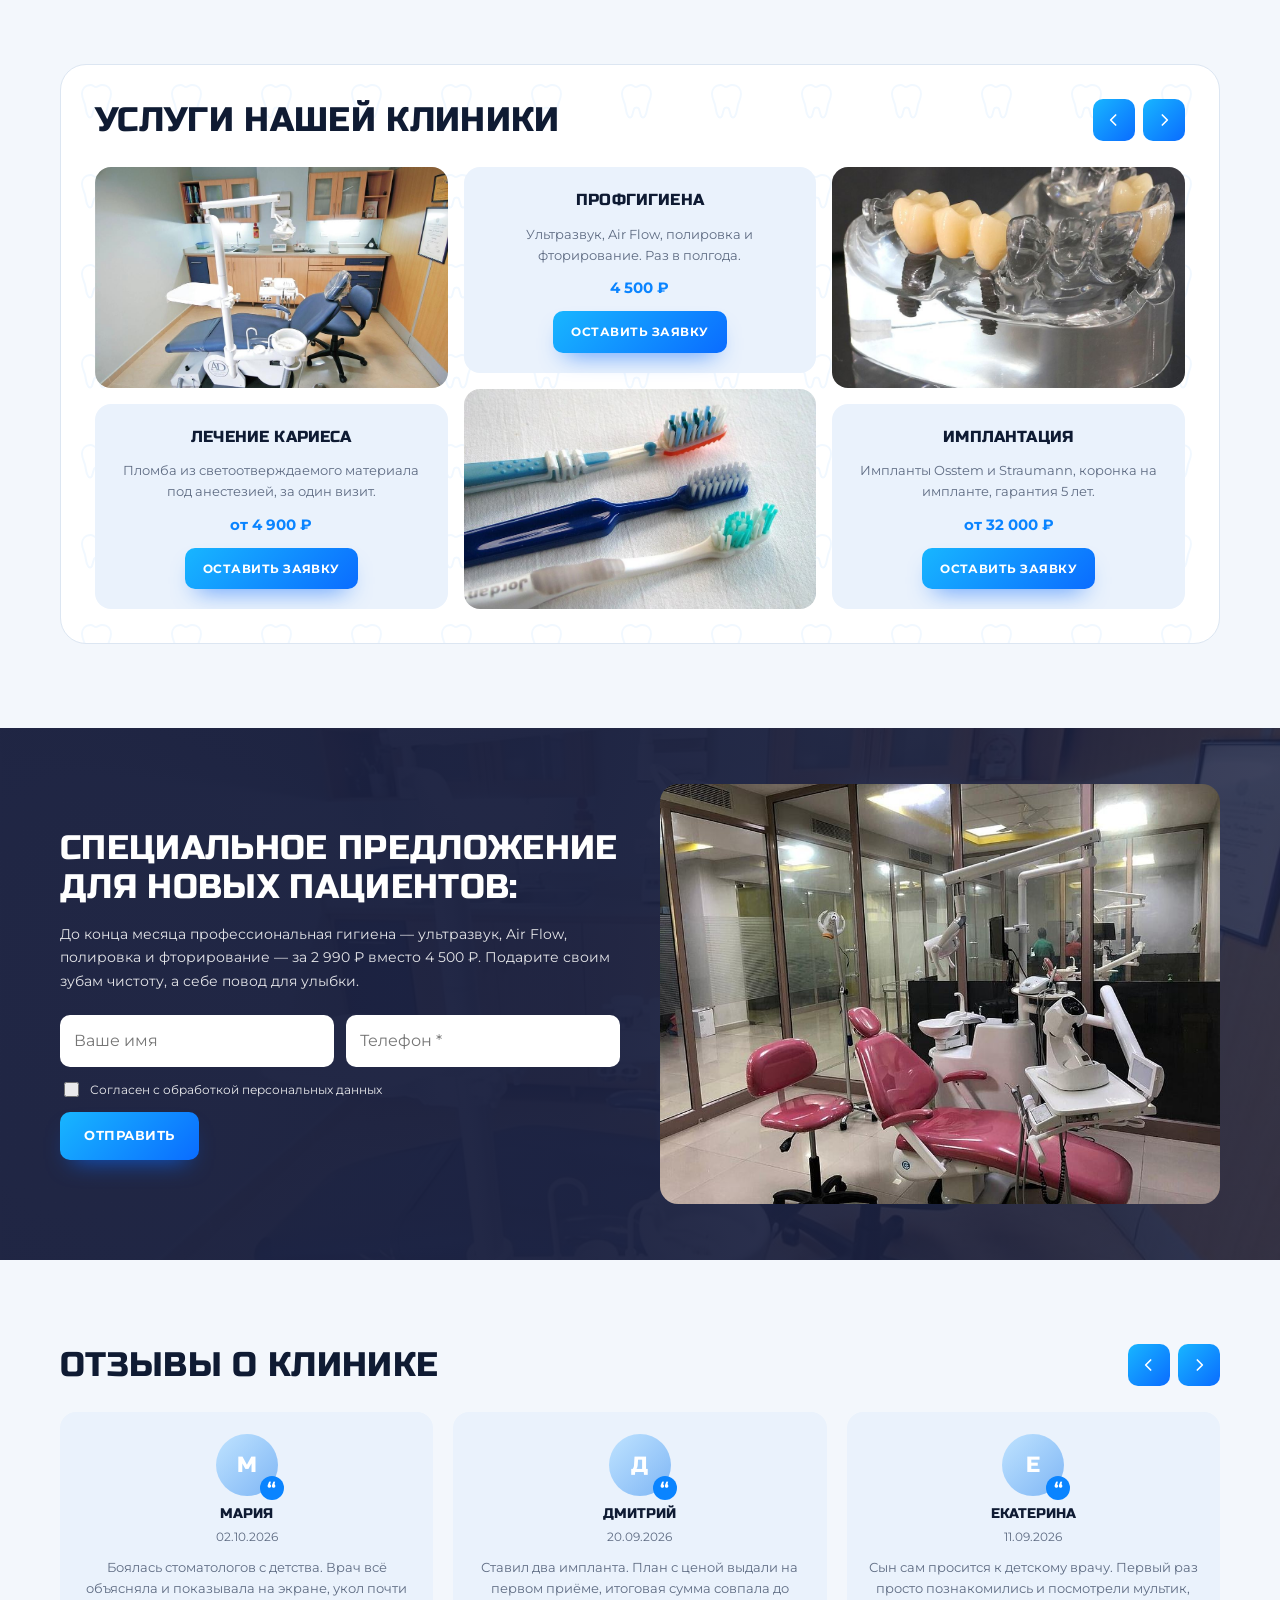
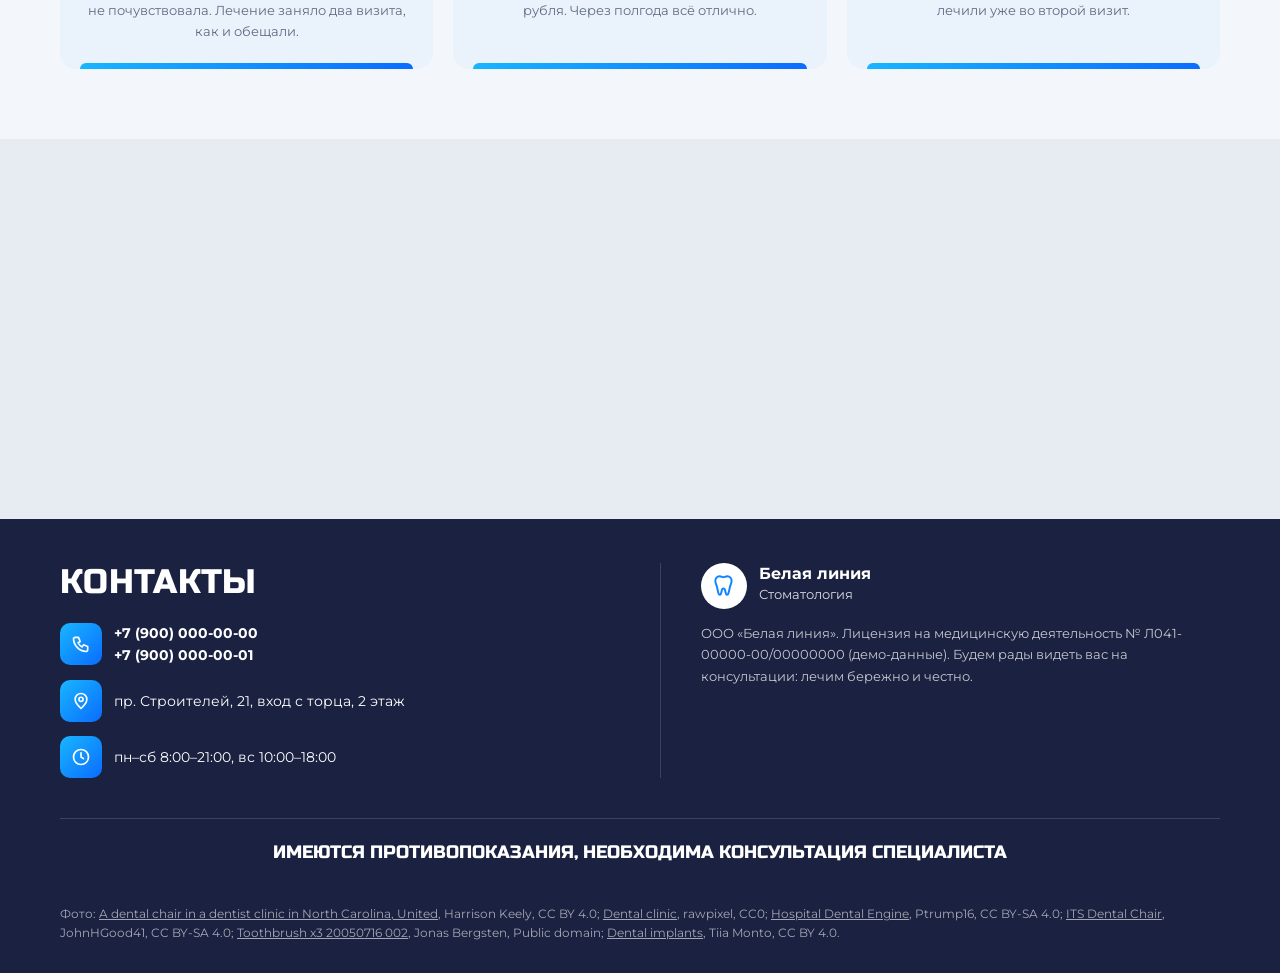
<file: works/dent.html>
<!doctype html>
<html lang="ru">
<head>
<meta charset="utf-8">
<meta name="viewport" content="width=device-width, initial-scale=1, viewport-fit=cover">
<title>Белая линия</title>
<meta name="description" content="Стоматологический центр на проспекте Строителей: лечение, гигиена, имплантация, детская стоматология. Запись онлайн, спецпредложение для новых пациентов.">
<link rel="preconnect" href="https://fonts.googleapis.com">
<link rel="preconnect" href="https://fonts.gstatic.com" crossorigin>
<link rel="stylesheet" href="https://fonts.googleapis.com/css2?family=Russo+One&family=Montserrat:wght@400;500;600;700&display=swap">
<style>
/* По референсу: голубой и белый, широкий «технический» шрифт заглавными в заголовках,
   первый экран на фото с прозрачными карточками, карусель услуг, тёмная полоса спецпредложения. */
:root{
  --bg:#F3F7FC; --white:#FFFFFF; --ink:#0F1B33; --muted:#5E6B82; --line:#DCE6F2; --soft:#EAF2FC;
  --blue:#0A84FF; --blue-2:#18B6FF; --grad:linear-gradient(135deg,#18B6FF,#0A6CFF); --navy:#1B2140;
  --f-h:"Russo One","Arial Black",sans-serif; --f-b:"Montserrat",system-ui,-apple-system,"Segoe UI",sans-serif;
  color-scheme:light;
}
*{box-sizing:border-box}
html{scroll-behavior:smooth;scroll-padding-top:84px}
body{margin:0;background:var(--bg);color:var(--ink);font:400 15px/1.65 var(--f-b);-webkit-font-smoothing:antialiased;overflow-x:hidden}
img{max-width:100%;display:block}
a{color:inherit}
button,input,select{font:inherit;color:inherit}
button{cursor:pointer}
h1,h2,h3{margin:0;font-family:var(--f-h);font-weight:400;text-transform:uppercase;text-wrap:balance;letter-spacing:.01em}
p{margin:0}
:focus-visible{outline:2px solid var(--blue);outline-offset:3px;border-radius:6px}
.wrap{max-width:1200px;margin:0 auto;padding-left:max(20px,env(safe-area-inset-left,0px));padding-right:max(20px,env(safe-area-inset-right,0px))}
.demo{background:var(--ink);color:#9AA7BD;font-size:12.5px;text-align:center;padding:7px 16px}
.demo a{color:#7CCBFF}
.btn{display:inline-flex;align-items:center;justify-content:center;padding:13px 24px;border-radius:10px;background:var(--grad);color:#fff;font-weight:700;font-size:13px;text-transform:uppercase;letter-spacing:.04em;text-decoration:none;border:0;box-shadow:0 12px 24px -12px rgba(10,108,255,.8)}
.btn:hover{filter:brightness(1.07)}
.sq{width:42px;height:42px;border-radius:10px;background:var(--grad);display:grid;place-items:center;border:0;color:#fff;text-decoration:none;flex:none}
.sq svg{width:20px;height:20px;stroke:#fff;fill:none;stroke-width:2;stroke-linecap:round;stroke-linejoin:round}

/* первый экран с шапкой поверх фото */
.hero{position:relative;color:#fff;background:linear-gradient(180deg,rgba(9,22,48,.55),rgba(9,22,48,.35) 40%,rgba(9,22,48,.85)),linear-gradient(270deg,rgba(9,22,48,.7),transparent 55%),url(../img/dent-clinic.jpg) center/cover;border-radius:0 0 28px 28px}
.top{display:flex;align-items:center;gap:26px;padding-block:18px}
.logo{display:flex;align-items:center;gap:12px;text-decoration:none}
.logo i{width:46px;height:46px;border-radius:50%;background:#fff;display:grid;place-items:center;flex:none}
.logo i svg{width:26px;height:26px;stroke:var(--blue);fill:none;stroke-width:1.8}
.logo b{display:block;font:700 16px/1.1 var(--f-b)}
.logo span span{font-size:12.5px;opacity:.85}
.nav{display:flex;gap:24px;margin-left:auto;font-size:13.5px;font-weight:600}
.nav a{text-decoration:none;opacity:.92}
.nav a:hover{opacity:1;text-decoration:underline;text-underline-offset:4px}
.phones{font-size:13px;font-weight:700;line-height:1.4;text-align:right}
.burger{display:none}
@media (max-width:980px){.nav{display:none}.nav.open{display:flex;position:absolute;left:16px;right:16px;top:84px;z-index:20;flex-direction:column;gap:12px;background:var(--white);color:var(--ink);border-radius:14px;padding:18px;box-shadow:0 20px 40px -20px rgba(0,0,0,.4)}.burger{display:grid;margin-left:auto}.phones{display:none}}
.hero-body{display:grid;grid-template-columns:260px minmax(0,1fr) 360px;gap:28px;padding-block:26px 30px;min-height:430px}
.glass{display:grid;gap:14px;align-content:start}
.gcard{background:rgba(255,255,255,.16);border:1px solid rgba(255,255,255,.28);backdrop-filter:blur(10px);-webkit-backdrop-filter:blur(10px);border-radius:16px;padding:16px;font-size:13px;line-height:1.45}
.gcard .sq{width:40px;height:40px;margin-bottom:10px}
.since{grid-column:3;align-self:start;background:rgba(9,22,48,.45);border:1px solid rgba(255,255,255,.18);backdrop-filter:blur(8px);-webkit-backdrop-filter:blur(8px);border-radius:18px;padding:20px}
.since b{display:block;font:400 clamp(20px,2.2vw,28px)/1.15 var(--f-h);text-transform:none}
.since b span{font-size:1.5em}
.since p{font-size:13.5px;opacity:.92;margin:10px 0 18px}
.hero-title{padding-bottom:34px}
.hero-title h1{font-size:clamp(26px,4.6vw,62px);line-height:1.08}
.hero-title h1 span{display:block;padding-left:clamp(0px,18vw,300px)}
.hero-title .row{display:flex;justify-content:space-between;align-items:end;gap:20px;margin-top:10px;flex-wrap:wrap}
.hero-title p{font-size:13.5px;opacity:.92;max-width:34em}
.soc{display:flex;gap:10px}
@media (max-width:980px){.hero-body{grid-template-columns:minmax(0,1fr);min-height:0}.since{grid-column:auto;order:-1}.glass{grid-template-columns:1fr 1fr}.hero-title h1 span{padding-left:0}}
@media (max-width:520px){.glass{grid-template-columns:minmax(0,1fr)}}
@media (max-width:400px){.hero-title h1{font-size:6.4vw}.stat span{font-size:12px;overflow-wrap:anywhere}.stat{padding:14px}.stat b{font-size:22px}.top{gap:10px}.top>a.sq{display:none}.logo b{font-size:14.5px}}

.sec{padding-block:64px}
.h2{font-size:clamp(22px,2.8vw,34px);line-height:1.15}
.sec-h{display:flex;justify-content:space-between;align-items:center;gap:20px;flex-wrap:wrap;margin-bottom:26px}
.arrows{display:flex;gap:8px}

/* о нас */
.about{display:grid;grid-template-columns:minmax(0,1fr) minmax(0,1.2fr) minmax(0,.8fr);gap:28px;align-items:center}
.about img{width:100%;border-radius:18px;object-fit:cover}
.about .a1{aspect-ratio:4/3.3}
.about .a2{aspect-ratio:3/4}
.about .t{text-align:center}
.about .t p{color:var(--muted);margin:16px 0 20px}
@media (max-width:900px){.about{grid-template-columns:minmax(0,1fr)}.about .a2{display:none}}

/* почему мы */
.why{display:grid;grid-template-columns:minmax(0,1fr) minmax(0,1fr);gap:32px;align-items:start}
.why p{color:var(--muted);margin-top:14px}
.stats{display:grid;grid-template-columns:repeat(2,minmax(0,1fr));gap:14px}
.stat{background:var(--white);border:1px solid var(--line);border-radius:16px;padding:18px 20px}
.stat b{display:block;font:400 30px/1 var(--f-h)}
.stat span{display:block;font-weight:700;font-size:13.5px;margin-top:10px}
.stat small{display:block;color:var(--muted);font-size:12.5px;margin-top:4px;line-height:1.45}
.mission{display:flex;gap:14px;align-items:center;margin-top:24px;font-weight:700;font-size:13px;text-transform:uppercase;letter-spacing:.03em}
.mission svg{width:40px;height:40px;stroke:var(--blue);fill:none;stroke-width:1.6;flex:none}
@media (max-width:860px){.why{grid-template-columns:minmax(0,1fr)}}

/* услуги */
.panel{background:var(--white);border-radius:26px;padding:clamp(20px,3vw,34px);border:1px solid var(--line);
  background-image:url("data:image/svg+xml,%3Csvg xmlns='http://www.w3.org/2000/svg' width='90' height='90' viewBox='0 0 90 90'%3E%3Cpath d='M30 20c-6 0-9 4-9 9 0 4 2 7 3 11 1 4 1 8 3 11 1 2 3 2 4 0l2-7c1-2 4-2 5 0l2 7c1 2 3 2 4 0 2-3 2-7 3-11 1-4 3-7 3-11 0-5-3-9-9-9-3 0-4 2-6 2s-3-2-5-2z' fill='none' stroke='%230A84FF' stroke-opacity='.06' stroke-width='2'/%3E%3C/svg%3E")}
.track{display:grid;grid-auto-flow:column;grid-auto-columns:calc((100% - 32px)/3);gap:16px;overflow-x:auto;scroll-snap-type:x mandatory;scrollbar-width:none}
.track::-webkit-scrollbar{display:none}
.col{display:grid;gap:16px;scroll-snap-align:start;min-width:0}
.col:nth-child(even) .simg{order:2}
.simg{border-radius:16px;overflow:hidden}
.simg img{width:100%;aspect-ratio:16/10;object-fit:cover}
.stxt{background:var(--soft);border-radius:16px;padding:20px;text-align:center;display:grid;gap:10px;justify-items:center}
.stxt h3{font-size:16px}
.stxt p{font-size:13px;color:var(--muted)}
.stxt b{font-size:15px;color:var(--blue)}
.stxt .btn{padding:11px 18px;font-size:12px}
@media (max-width:900px){.track{grid-auto-columns:calc((100% - 16px)/2)}}
@media (max-width:560px){.track{grid-auto-columns:88%}}

/* спецпредложение */
.offer{background:linear-gradient(90deg,rgba(27,33,64,.97) 45%,rgba(27,33,64,.85)),url(../img/dent-room.jpg) center/cover;color:#fff;margin-block:20px}
.offer .wrap{display:grid;grid-template-columns:minmax(0,1fr) minmax(0,1fr);gap:40px;align-items:center;padding-block:56px}
.offer p{opacity:.88;margin:16px 0 22px;font-size:14px}
.offer form{display:grid;grid-template-columns:1fr 1fr;gap:12px}
.offer input[type=text],.offer input[type=tel]{width:100%;background:#fff;border:0;border-radius:10px;padding:13px 14px;font-size:16px;color:var(--ink)}
.offer label{grid-column:1/-1;display:flex;gap:8px;align-items:center;font-size:12px;opacity:.9}
.offer label input{width:15px;height:15px;accent-color:var(--blue)}
.offer .btn{justify-self:start}
.offer img{width:100%;aspect-ratio:4/3;object-fit:cover;border-radius:18px}
.ok{display:none;grid-column:1/-1;background:rgba(24,182,255,.15);color:#BFE8FF;border-radius:10px;padding:11px 14px;font-size:13.5px}
.ok.show{display:block}
@media (max-width:860px){.offer .wrap{grid-template-columns:minmax(0,1fr)}.offer form{grid-template-columns:minmax(0,1fr)}}

/* отзывы */
.rtrack{display:grid;grid-auto-flow:column;grid-auto-columns:calc((100% - 40px)/3);gap:20px;overflow-x:auto;scroll-snap-type:x mandatory;scrollbar-width:none;padding-bottom:6px}
.rtrack::-webkit-scrollbar{display:none}
.rev{scroll-snap-align:start;background:var(--soft);border-radius:16px;padding:22px 20px 26px;text-align:center;position:relative;overflow:hidden}
.rev::after{content:"";position:absolute;left:20px;right:20px;bottom:0;height:6px;border-radius:6px 6px 0 0;background:var(--grad)}
.ava{width:62px;height:62px;border-radius:50%;margin:0 auto 10px;background:linear-gradient(135deg,#BFE3FF,#7FB6F5);display:grid;place-items:center;font:400 22px/1 var(--f-h);color:#fff;position:relative}
.ava::after{content:"“";position:absolute;right:-6px;bottom:-4px;width:24px;height:24px;border-radius:50%;background:var(--blue);color:#fff;font:700 18px/26px var(--f-b);text-align:center}
.rev b{display:block;font:400 14px/1.2 var(--f-h);text-transform:uppercase}
.rev small{display:block;color:var(--muted);font-size:12px;margin:4px 0 10px}
.rev p{font-size:13px;color:var(--muted)}
@media (max-width:900px){.rtrack{grid-auto-columns:calc((100% - 20px)/2)}}
@media (max-width:560px){.rtrack{grid-auto-columns:88%}}

.map{height:380px;background:#E6ECF2}
.map iframe{width:100%;height:100%;border:0;display:block}

footer{background:var(--navy);color:#fff}
footer .wrap{display:grid;grid-template-columns:minmax(0,1fr) minmax(0,1fr);gap:40px;padding-block:44px 30px}
footer .cl{display:grid;gap:14px;margin-top:20px}
footer .cl div{display:flex;gap:12px;align-items:center;font-size:13.5px}
footer .cl b{font-weight:700}
footer .about-f{border-left:1px solid rgba(255,255,255,.15);padding-left:40px}
footer .about-f p{opacity:.75;font-size:13px;margin-top:14px}
.warn{grid-column:1/-1;text-align:center;font:400 clamp(14px,1.6vw,18px)/1.3 var(--f-h);text-transform:uppercase;border-top:1px solid rgba(255,255,255,.15);padding-top:22px}
.credits{grid-column:1/-1;font-size:11.5px;opacity:.6}
@media (max-width:860px){footer .wrap{grid-template-columns:minmax(0,1fr)}footer .about-f{border-left:0;padding-left:0}}

.modal{position:fixed;inset:0;z-index:60;background:rgba(9,22,48,.6);display:none;align-items:center;justify-content:center;padding:20px}
.modal.open{display:flex}
.modal form{background:#fff;border-radius:20px;padding:26px;width:min(440px,100%);display:grid;gap:12px}
.modal h3{font-size:20px}
.modal select,.modal input{width:100%;border:1px solid var(--line);border-radius:10px;padding:12px 13px;font-size:16px;background:var(--bg)}
.modal .x{justify-self:end;background:none;border:0;color:var(--muted);text-decoration:underline;font-size:13px;margin-bottom:-6px}
.modal .ok{color:#0B5FB0;background:var(--soft)}
@media (prefers-reduced-motion:reduce){*{scroll-behavior:auto!important}}

/* закреплённая панель: выезжает, когда шапка ушла за верх экрана */
.stick{position:fixed;top:0;left:0;right:0;z-index:38;transform:translateY(-110%);transition:transform .3s ease;padding-top:env(safe-area-inset-top,0px)}
.stick.on{transform:none}
.stick .wrap{display:flex;align-items:center;gap:26px;min-height:64px}
.s-logo{display:flex;align-items:center;gap:10px;text-decoration:none;color:inherit;flex:none}
.s-nav{display:flex;gap:24px;margin-left:auto;white-space:nowrap}
.s-nav a{text-decoration:none;color:inherit}
.s-tel{display:flex;align-items:center;gap:8px;text-decoration:none;color:inherit;white-space:nowrap;font-weight:600}
.s-tel svg,.s-burger svg{width:18px;height:18px;fill:none;stroke:currentColor;stroke-width:2;stroke-linecap:round;stroke-linejoin:round;flex:none}
.s-cta{flex:none;cursor:pointer;text-decoration:none;white-space:nowrap}
.s-burger{display:none;width:44px;height:44px;border:0;cursor:pointer;place-items:center;flex:none;padding:0}
.s-drop{display:none;flex-direction:column;gap:2px;padding:6px 20px 16px}
.s-drop.open{display:flex}
.s-drop a{text-decoration:none;color:inherit;padding:10px 0;border-bottom:1px solid currentColor;border-color:rgba(128,128,128,.22)}
@media (prefers-reduced-motion:reduce){.stick{transition:none}}

.stick{background:rgba(255,255,255,.96);backdrop-filter:blur(10px);-webkit-backdrop-filter:blur(10px);box-shadow:0 10px 30px -18px rgba(15,27,51,.45);color:var(--ink);font-family:var(--f-b)}
.s-mk{width:38px;height:38px;border-radius:50%;background:var(--grad);display:grid;place-items:center}
.s-mk svg{width:21px;height:21px;fill:none;stroke:#fff;stroke-width:1.8}
.s-logo b{font:700 15px/1 var(--f-b)}
.s-nav{font-size:13.5px;font-weight:600}
.s-nav a:hover{color:var(--blue)}
.s-tel{font-size:14px}.s-tel svg{color:var(--blue)}
.s-cta{height:42px;padding:0 20px;border:0;border-radius:12px;background:var(--grad);color:#fff;font-weight:700;font-size:14px;box-shadow:0 10px 22px -12px rgba(10,108,255,.8)}
.s-burger{border-radius:12px;background:var(--soft);color:var(--blue)}
.s-drop{background:#fff;font-weight:600}
@media (max-width:1180px){.stick .s-tel span{display:none}}
@media (max-width:980px){.stick .s-nav{display:none}.stick .s-tel{margin-left:auto}.s-burger{display:grid}.stick .wrap{gap:12px}}
@media (max-width:400px){.stick .s-cta{padding:0 14px;font-size:13px}.s-logo b{font-size:14px}}
@media (max-width:350px){.stick .s-cta{display:none}}
</style>
</head>
<body>
<div class="demo">Демо-сайт от PathCode, клиника вымышленная. <a href="https://t.me/BeauG0sse" target="_blank" rel="noopener">Заказать такой сайт</a></div>
<div class="stick" id="stick"><div class="wrap"><a class="s-logo" href="#top" aria-label="Наверх"><i class="s-mk"><svg viewBox="0 0 24 24"><path d="M8 3C5.5 3 4 5 4 7.3c0 2 1 3.4 1.5 5.4.6 2.3.8 4.6 1.6 6.6.4 1.1 1.8 1 2.1-.1l1-4c.3-1.1 2.3-1.1 2.6 0l1 4c.3 1.1 1.7 1.2 2.1.1.8-2 1-4.3 1.6-6.6.5-2 1.5-3.4 1.5-5.4C19 5 17.5 3 15 3c-1.6 0-2.5.9-3.5.9S9.6 3 8 3z"/></svg></i><b>Белая линия</b></a><nav class="s-nav" aria-label="Разделы"><a href="#top">Главная</a><a href="#about">О нас</a><a href="#services">Услуги</a><a href="#offer">Акция</a><a href="#reviews">Отзывы</a><a href="#contacts">Контакты</a></nav><a class="s-tel" href="tel:+79000000000" aria-label="Позвонить"><svg viewBox="0 0 24 24"><path d="M5 4h4l2 5-2.5 1.5a11 11 0 0 0 5 5L15 13l5 2v4a2 2 0 0 1-2 2A16 16 0 0 1 3 6a2 2 0 0 1 2-2"/></svg><span>+7 (900) 000-00-00</span></a><button class="s-cta" type="button" data-open>Записаться</button><button class="s-burger" type="button" aria-label="Меню" aria-expanded="false" aria-controls="sDrop"><svg viewBox="0 0 24 24"><path d="M4 7h16M4 12h16M4 17h16"/></svg></button></div><nav class="s-drop" id="sDrop" aria-label="Меню"><a href="#top">Главная</a><a href="#about">О нас</a><a href="#services">Услуги</a><a href="#offer">Акция</a><a href="#reviews">Отзывы</a><a href="#contacts">Контакты</a></nav></div>

<header class="hero" id="top"><div class="wrap">
  <div class="top">
    <a class="logo" href="#top"><i><svg viewBox="0 0 24 24"><path d="M8 3C5.5 3 4 5 4 7.3c0 2 1 3.4 1.5 5.4.6 2.3.8 4.6 1.6 6.6.4 1.1 1.8 1 2.1-.1l1-4c.3-1.1 2.3-1.1 2.6 0l1 4c.3 1.1 1.7 1.2 2.1.1.8-2 1-4.3 1.6-6.6.5-2 1.5-3.4 1.5-5.4C19 5 17.5 3 15 3c-1.6 0-2.5.9-3.5.9S9.6 3 8 3z"/></svg></i><span><b>Белая линия</b><span>Стоматология</span></span></a>
    <nav class="nav" id="nav"><a href="#top">Главная</a><a href="#about">О нас</a><a href="#services">Услуги</a><a href="#offer">Акция</a><a href="#reviews">Отзывы</a><a href="#contacts">Контакты</a></nav>
    <div class="phones">+7 (900) 000-00-00<br>+7 (900) 000-00-01</div>
    <a class="sq" href="tel:+79000000000" aria-label="Позвонить"><svg viewBox="0 0 24 24"><path d="M5 4h4l2 5-2.5 1.5a11 11 0 0 0 5 5L15 13l5 2v4a2 2 0 0 1-2 2A16 16 0 0 1 3 6a2 2 0 0 1 2-2"/></svg></a>
    <button class="sq burger" id="burger" type="button" aria-label="Открыть меню"><svg viewBox="0 0 24 24"><path d="M4 7h16M4 12h16M4 17h16"/></svg></button>
  </div>
  <div class="hero-body">
    <div class="glass">
      <div class="gcard"><span class="sq"><svg viewBox="0 0 24 24"><path d="M12 3l1.8 3.7 4 .6-2.9 2.8.7 4L12 12.2 8.4 14l.7-4-2.9-2.8 4-.6z"/><path d="M6 18h12"/></svg></span>Бесплатная консультация терапевта и план лечения с ценой</div>
      <div class="gcard"><span class="sq"><svg viewBox="0 0 24 24"><path d="M7 11V7a5 5 0 0 1 10 0v4"/><rect x="5" y="11" width="14" height="10" rx="2"/></svg></span>Цена из плана лечения не меняется до конца работы</div>
    </div>
    <div></div>
    <div class="since"><b>работаем с <span>2015</span> года</b><p>Четыре кабинета, свой рентген и КТ, детский врач. Лечим, удаляем, ставим импланты и коронки — под анестезией и без сюрпризов в чеке.</p><button class="btn" type="button" data-open>Оставить заявку</button></div>
  </div>
  <div class="hero-title">
    <h1>Стоматологический<span>центр на Строителей</span></h1>
    <div class="row"><p>Добро пожаловать в «Белую линию»: лечим взрослых и детей с трёх лет, принимаем по ДМС и выдаём документы для налогового вычета.</p>
      <div class="soc"><a class="sq" href="#" aria-label="Telegram"><svg viewBox="0 0 24 24"><path d="M21 4 3 11l6 2 2 6 3-4 5 4z"/></svg></a><a class="sq" href="#" aria-label="ВКонтакте"><svg viewBox="0 0 24 24"><path d="M4 7c.5 6 3.5 10 9 10v-4c2 0 3.5 1.5 4 4h3c-.5-3-2.5-5-4-6 1.5-1 3-3 3.5-6h-3c-.5 2-2 4-3.5 4V7h-3v8c-2-.5-3.5-3-4-8z"/></svg></a><a class="sq" href="#" aria-label="Max"><svg viewBox="0 0 24 24"><circle cx="12" cy="12" r="8"/><path d="M12 8v8M8 12h8"/></svg></a></div></div>
  </div>
</div></header>

<main>
<section class="sec wrap" id="about">
  <div class="about">
    <img class="a1" src="../img/dent-room.jpg" alt="Кабинет терапии" loading="lazy">
    <div class="t">
      <h2 class="h2">Немного о нас</h2>
      <p>В одном центре можно пройти консультацию, диагностику и лечение по всем направлениям стоматологии: от терапии до протезирования и имплантации. Мы оснастили клинику цифровым рентгеном и КТ, а врачи каждый год проходят обучение, чтобы лечить точнее и бережнее.</p>
      <a class="btn" href="#services">Наши услуги</a>
    </div>
    <img class="a2" src="../img/dent-chair2.jpg" alt="Кабинет ортопеда" loading="lazy">
  </div>
</section>

<section class="sec wrap" style="padding-top:0">
  <div class="why">
    <div>
      <h2 class="h2">Почему выбирают нас?</h2>
      <p>Стерилизуем инструменты в автоклаве класса B и вскрываем пакеты при вас. Работаем с одноразовыми расходниками, современной анестезией и цифровой диагностикой. Перед лечением показываем снимок на экране и объясняем план простыми словами.</p>
      <div class="mission"><svg viewBox="0 0 24 24"><path d="M8 3C5.5 3 4 5 4 7.3c0 2 1 3.4 1.5 5.4.6 2.3.8 4.6 1.6 6.6.4 1.1 1.8 1 2.1-.1l1-4c.3-1.1 2.3-1.1 2.6 0l1 4c.3 1.1 1.7 1.2 2.1.1.8-2 1-4.3 1.6-6.6.5-2 1.5-3.4 1.5-5.4C19 5 17.5 3 15 3c-1.6 0-2.5.9-3.5.9S9.6 3 8 3z"/></svg>Наша задача — чтобы к стоматологу было не страшно ходить</div>
    </div>
    <div class="stats">
      <div class="stat"><b>10 000+</b><span>довольных пациентов</span><small>За 11 лет работы на Строителей</small></div>
      <div class="stat"><b>98%</b><span>рекомендуют нас</span><small>По опросу пациентов после лечения</small></div>
      <div class="stat"><b>5 лет</b><span>гарантия на импланты</span><small>Фиксируем в договоре</small></div>
      <div class="stat"><b>24/7</b><span>дежурный врач</span><small>Ночью звонок переадресуется врачу</small></div>
    </div>
  </div>
</section>

<section class="sec wrap" id="services" style="padding-top:0">
  <div class="panel">
    <div class="sec-h"><h2 class="h2">Услуги нашей клиники</h2><div class="arrows"><button class="sq" type="button" data-prev="svc" aria-label="Назад"><svg viewBox="0 0 24 24"><path d="M14 6l-6 6 6 6"/></svg></button><button class="sq" type="button" data-next="svc" aria-label="Вперёд"><svg viewBox="0 0 24 24"><path d="M10 6l6 6-6 6"/></svg></button></div></div>
    <div class="track" id="svc"></div>
  </div>
</section>

<section class="offer" id="offer"><div class="wrap">
  <div>
    <h2 class="h2">Специальное предложение для новых пациентов:</h2>
    <p>До конца месяца профессиональная гигиена — ультразвук, Air Flow, полировка и фторирование — за 2 990 ₽ вместо 4 500 ₽. Подарите своим зубам чистоту, а себе повод для улыбки.</p>
    <form id="oForm" novalidate>
      <input type="text" id="oName" placeholder="Ваше имя" autocomplete="off" aria-label="Имя">
      <input type="tel" id="oPhone" placeholder="Телефон *" inputmode="tel" autocomplete="off" aria-label="Телефон">
      <label><input type="checkbox" id="oAgree">Согласен с обработкой персональных данных</label>
      <button class="btn" type="submit">Отправить</button>
      <div class="ok" id="oOk" aria-live="polite"></div>
    </form>
  </div>
  <img src="../img/dent-kids.jpg" alt="Кабинет с двумя креслами" loading="lazy">
</div></section>

<section class="sec wrap" id="reviews">
  <div class="sec-h"><h2 class="h2">Отзывы о клинике</h2><div class="arrows"><button class="sq" type="button" data-prev="revs" aria-label="Назад"><svg viewBox="0 0 24 24"><path d="M14 6l-6 6 6 6"/></svg></button><button class="sq" type="button" data-next="revs" aria-label="Вперёд"><svg viewBox="0 0 24 24"><path d="M10 6l6 6-6 6"/></svg></button></div></div>
  <div class="rtrack" id="revs">
    <div class="rev"><div class="ava">М</div><b>Мария</b><small>02.10.2026</small><p>Боялась стоматологов с детства. Врач всё объясняла и показывала на экране, укол почти не почувствовала. Лечение заняло два визита, как и обещали.</p></div>
    <div class="rev"><div class="ava">Д</div><b>Дмитрий</b><small>20.09.2026</small><p>Ставил два импланта. План с ценой выдали на первом приёме, итоговая сумма совпала до рубля. Через полгода всё отлично.</p></div>
    <div class="rev"><div class="ava">Е</div><b>Екатерина</b><small>11.09.2026</small><p>Сын сам просится к детскому врачу. Первый раз просто познакомились и посмотрели мультик, лечили уже во второй визит.</p></div>
    <div class="rev"><div class="ava">А</div><b>Алексей</b><small>28.08.2026</small><p>Заболел зуб в воскресенье вечером. Дежурный врач подсказал, что делать, а утром меня приняли первым.</p></div>
  </div>
</section>

<div class="map" aria-label="Карта"><iframe src="https://yandex.ru/map-widget/v1/?ll=37.6176%2C55.7558&z=14&pt=37.6176%2C55.7558%2Cpm2rdm" title="Карта: стоматология Белая линия" loading="lazy" allowfullscreen></iframe></div>
</main>

<footer id="contacts"><div class="wrap">
  <div>
    <h2 class="h2">Контакты</h2>
    <div class="cl">
      <div><span class="sq"><svg viewBox="0 0 24 24"><path d="M5 4h4l2 5-2.5 1.5a11 11 0 0 0 5 5L15 13l5 2v4a2 2 0 0 1-2 2A16 16 0 0 1 3 6a2 2 0 0 1 2-2"/></svg></span><b>+7 (900) 000-00-00<br>+7 (900) 000-00-01</b></div>
      <div><span class="sq"><svg viewBox="0 0 24 24"><path d="M12 21s-7-6.2-7-11a7 7 0 0 1 14 0c0 4.8-7 11-7 11z"/><circle cx="12" cy="10" r="2.5"/></svg></span>пр. Строителей, 21, вход с торца, 2 этаж</div>
      <div><span class="sq"><svg viewBox="0 0 24 24"><circle cx="12" cy="12" r="9"/><path d="M12 7v5l3 2"/></svg></span>пн–сб 8:00–21:00, вс 10:00–18:00</div>
    </div>
  </div>
  <div class="about-f">
    <a class="logo" href="#top"><i><svg viewBox="0 0 24 24"><path d="M8 3C5.5 3 4 5 4 7.3c0 2 1 3.4 1.5 5.4.6 2.3.8 4.6 1.6 6.6.4 1.1 1.8 1 2.1-.1l1-4c.3-1.1 2.3-1.1 2.6 0l1 4c.3 1.1 1.7 1.2 2.1.1.8-2 1-4.3 1.6-6.6.5-2 1.5-3.4 1.5-5.4C19 5 17.5 3 15 3c-1.6 0-2.5.9-3.5.9S9.6 3 8 3z"/></svg></i><span><b>Белая линия</b><span>Стоматология</span></span></a>
    <p>ООО «Белая линия». Лицензия на медицинскую деятельность № Л041-00000-00/00000000 (демо-данные). Будем рады видеть вас на консультации: лечим бережно и честно.</p>
  </div>
  <p class="warn">Имеются противопоказания, необходима консультация специалиста</p>
  <p class="credits">Фото: <a href="https://commons.wikimedia.org/wiki/File:A_dental_chair_in_a_dentist_clinic_in_North_Carolina,_United_States.jpg" target="_blank" rel="noopener">A dental chair in a dentist clinic in North Carolina, United</a>, Harrison Keely, CC BY 4.0; <a href="https://www.rawpixel.com/image/6020787/dental-clinic-free-public-domain-cc0-photo" target="_blank" rel="noopener">Dental clinic</a>, rawpixel, CC0; <a href="https://commons.wikimedia.org/wiki/File:Hospital_Dental_Engine.jpg" target="_blank" rel="noopener">Hospital Dental Engine</a>, Ptrump16, CC BY-SA 4.0; <a href="https://commons.wikimedia.org/wiki/File:ITS_Dental_Chair.jpg" target="_blank" rel="noopener">ITS Dental Chair</a>, JohnHGood41, CC BY-SA 4.0; <a href="https://commons.wikimedia.org/wiki/File:Toothbrush_x3_20050716_002.jpg" target="_blank" rel="noopener">Toothbrush x3 20050716 002</a>, Jonas Bergsten, Public domain; <a href="https://commons.wikimedia.org/wiki/File:Dental_implants.jpg" target="_blank" rel="noopener">Dental implants</a>, Tiia Monto, CC BY 4.0.</p>
</div></footer>

<div class="modal" id="modal" role="dialog" aria-modal="true" aria-labelledby="mTitle">
  <form id="mForm" novalidate>
    <button class="x" type="button" id="mClose">закрыть</button>
    <h3 id="mTitle">Запись на приём</h3>
    <select id="mSvc" aria-label="Услуга"></select>
    <input id="mName" placeholder="Имя" autocomplete="off" aria-label="Имя">
    <input id="mPhone" type="tel" inputmode="tel" placeholder="Телефон *" autocomplete="off" aria-label="Телефон">
    <button class="btn" type="submit">Записаться</button>
    <div class="ok" id="mOk" aria-live="polite"></div>
  </form>
</div>

<script>
(function(){
const $=s=>document.querySelector(s);
$("#burger").onclick=()=>$("#nav").classList.toggle("open");
document.querySelectorAll("#nav a").forEach(a=>a.onclick=()=>$("#nav").classList.remove("open"));
const SVC=[
 ["Лечение кариеса","Пломба из светоотверждаемого материала под анестезией, за один визит.","от 4 900 ₽","../img/dent-room.jpg"],
 ["Профгигиена","Ультразвук, Air Flow, полировка и фторирование. Раз в полгода.","4 500 ₽","../img/dent-brush.jpg"],
 ["Имплантация","Импланты Osstem и Straumann, коронка на импланте, гарантия 5 лет.","от 32 000 ₽","../img/dent-model.jpg"],
 ["Детская стоматология","С 3 лет. Первый приём — знакомство без лечения.","от 2 500 ₽","../img/dent-kids.jpg"],
 ["Коронки и виниры","Металлокерамика, диоксид циркония и виниры E.max.","от 18 000 ₽","../img/dent-chair2.jpg"],
 ["Удаление зубов","Простое и сложное удаление, зубы мудрости, под анестезией.","от 3 200 ₽","../img/dent-clinic.jpg"]];
$("#svc").innerHTML=SVC.map((s,i)=>`<div class="col"><div class="simg"><img src="${s[3]}" alt="${s[0]}" loading="lazy"></div><div class="stxt"><h3>${s[0]}</h3><p>${s[1]}</p><b>${s[2]}</b><button class="btn" type="button" data-open data-svc="${i}">Оставить заявку</button></div></div>`).join("");
$("#mSvc").innerHTML=`<option>Консультация терапевта, бесплатно</option>`+SVC.map(s=>`<option>${s[0]}, ${s[2]}</option>`).join("");
function car(id){const t=document.getElementById(id);const step=()=>t.firstElementChild.getBoundingClientRect().width+16;
  document.querySelector(`[data-prev="${id}"]`).onclick=()=>t.scrollBy({left:-step(),behavior:"smooth"});
  document.querySelector(`[data-next="${id}"]`).onclick=()=>t.scrollBy({left:step(),behavior:"smooth"})}
car("svc");car("revs");
const modal=$("#modal");
document.querySelectorAll("[data-open]").forEach(b=>b.onclick=()=>{$("#mOk").classList.remove("show");$("#mSvc").selectedIndex=b.dataset.svc?+b.dataset.svc+1:0;modal.classList.add("open");$("#mName").focus()});
$("#mClose").onclick=()=>modal.classList.remove("open");
modal.addEventListener("click",e=>{if(e.target===modal)modal.classList.remove("open")});
addEventListener("keydown",e=>{if(e.key==="Escape")modal.classList.remove("open")});
function send(form,phone,ok,text,agree){form.addEventListener("submit",e=>{e.preventDefault();const o=$(ok);
  if(!$(phone).value.trim()){o.textContent="Укажите телефон, чтобы администратор мог перезвонить.";o.classList.add("show");$(phone).focus();return}
  if(agree&&!$(agree).checked){o.textContent="Отметьте согласие на обработку персональных данных.";o.classList.add("show");return}
  o.textContent=text();o.classList.add("show")})}
send($("#mForm"),"#mPhone","#mOk",()=>`Это демо. Запись «${$("#mSvc").value.split(",")[0]}» ушла бы администратору клиники, он перезвонил бы в течение 15 минут.`);
send($("#oForm"),"#oPhone","#oOk",()=>"Это демо. Заявка на гигиену за 2 990 ₽ ушла бы администратору клиники.","#oAgree");
})();
</script>
<script>
(()=>{const s=document.getElementById("stick"),t=document.querySelector('.top'),d=document.getElementById("sDrop"),b=s.querySelector(".s-burger");
const show=v=>{s.classList.toggle("on",v);s.toggleAttribute("inert",!v);if(!v&&d){d.classList.remove("open");b.setAttribute("aria-expanded","false")}};
let q=0;const chk=()=>show(t.getBoundingClientRect().bottom<=0);
addEventListener("scroll",()=>{if(!q){q=1;requestAnimationFrame(()=>{q=0;chk()})}},{passive:true});
addEventListener("resize",chk);addEventListener("load",chk);show(false);chk();
b.onclick=()=>{const o=d.classList.toggle("open");b.setAttribute("aria-expanded",o)};
if(d)d.querySelectorAll("a").forEach(a=>a.addEventListener("click",()=>{d.classList.remove("open");b.setAttribute("aria-expanded","false")}));
})();
</script>
<script>if(window.parent!==window)window.parent.postMessage({demo:"ready"},"*");</script>
</body>
</html>
</file>
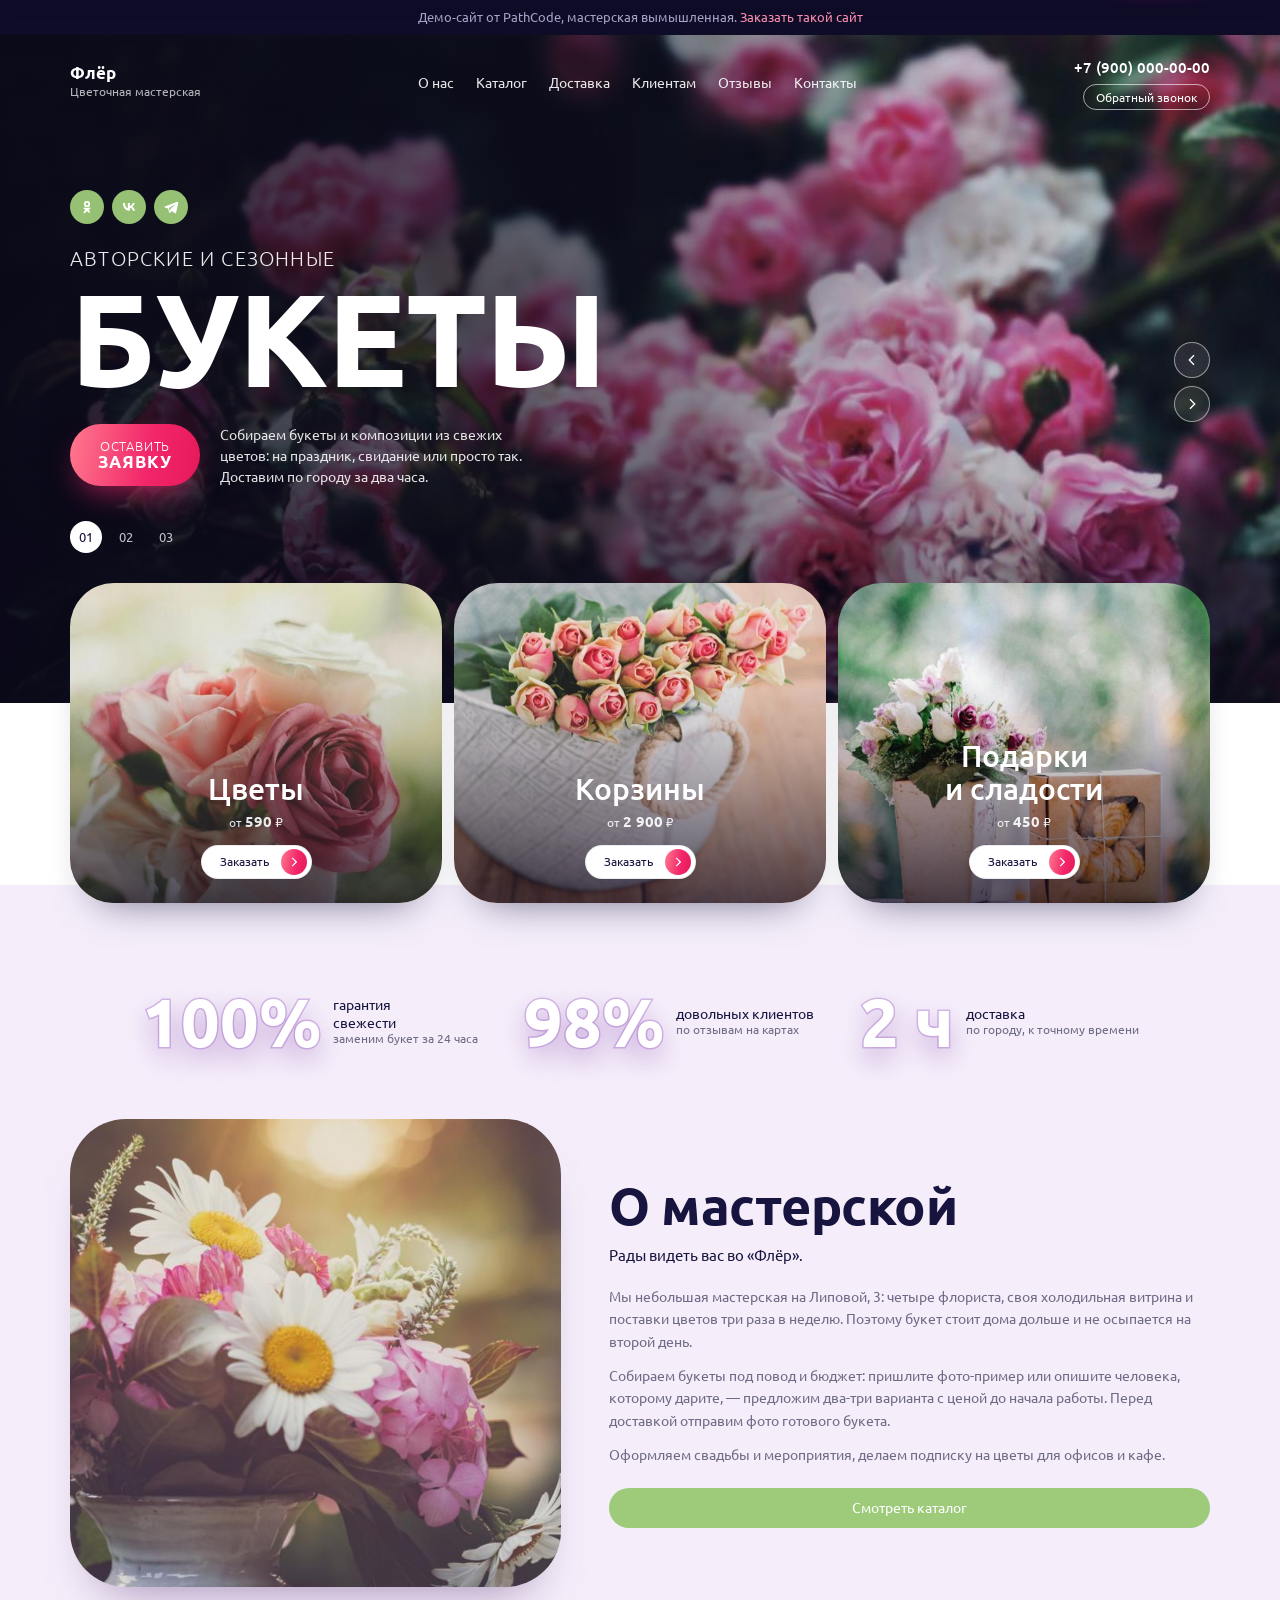
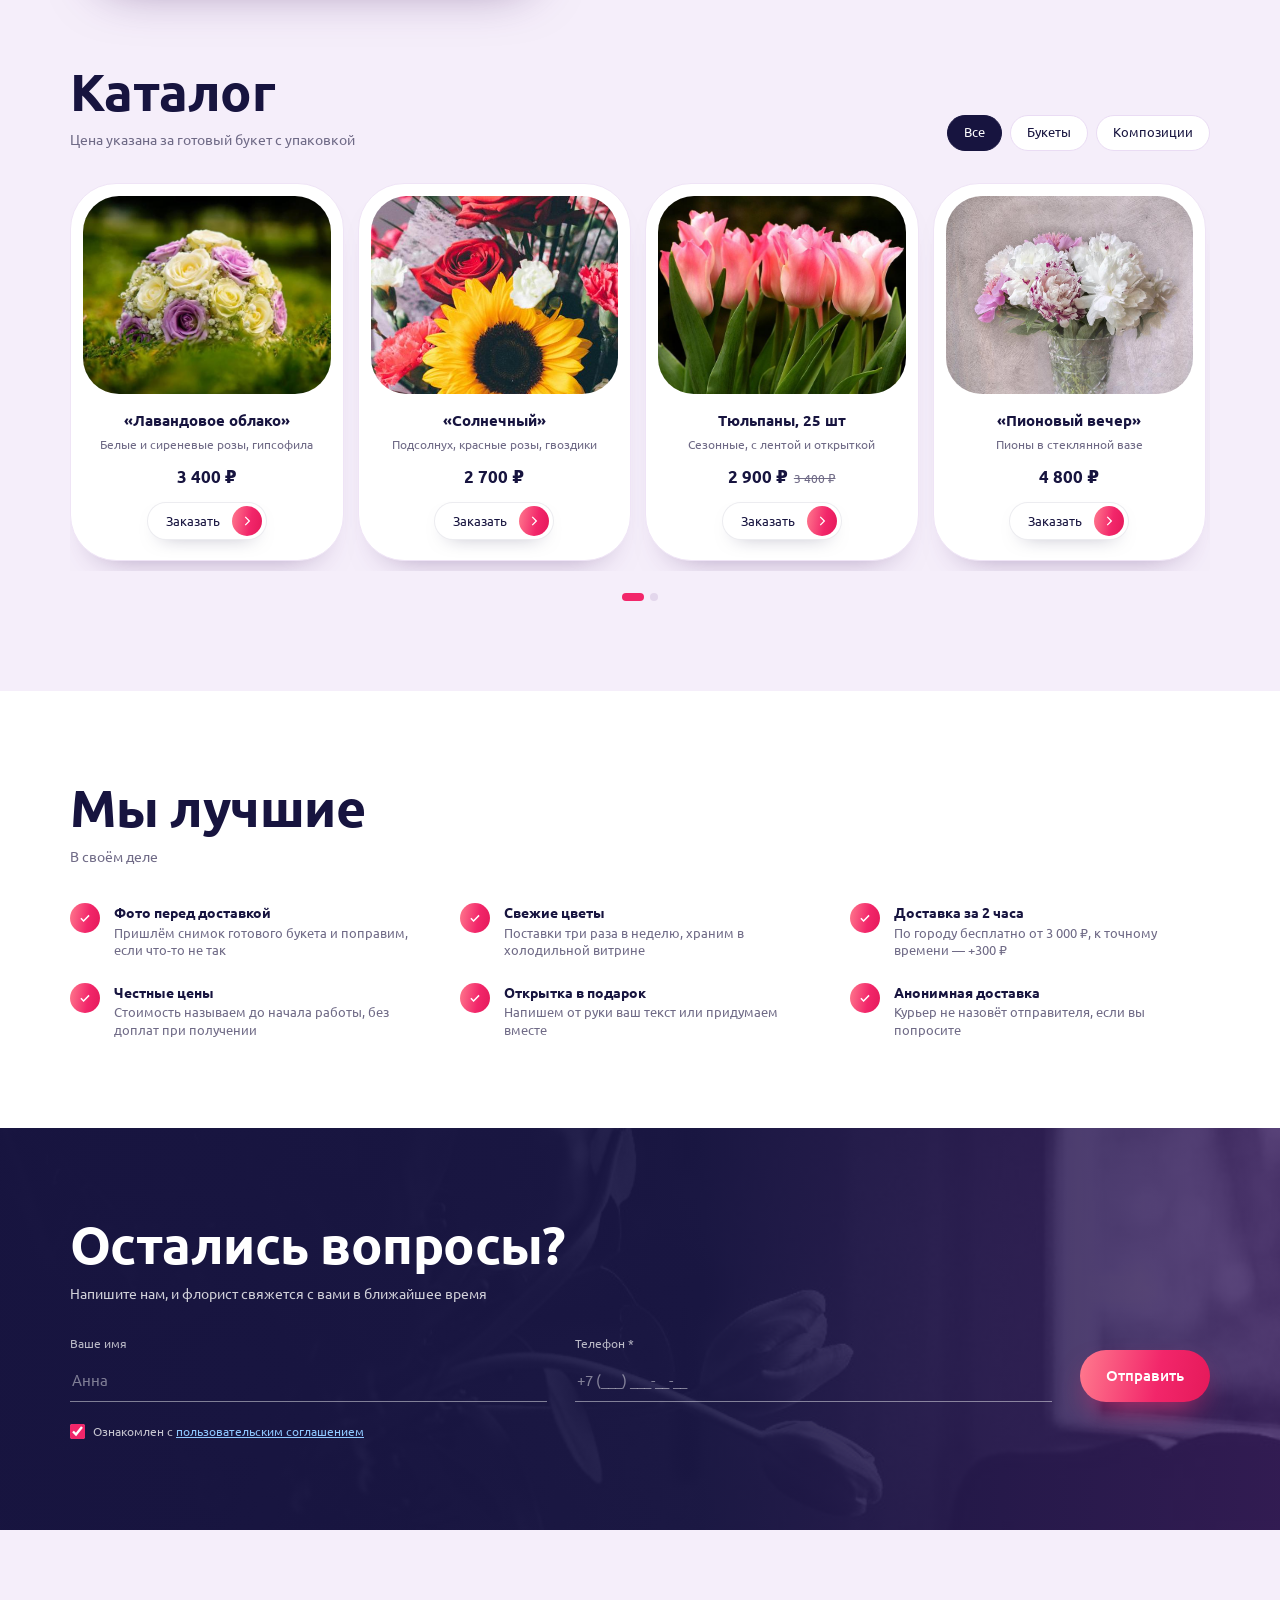
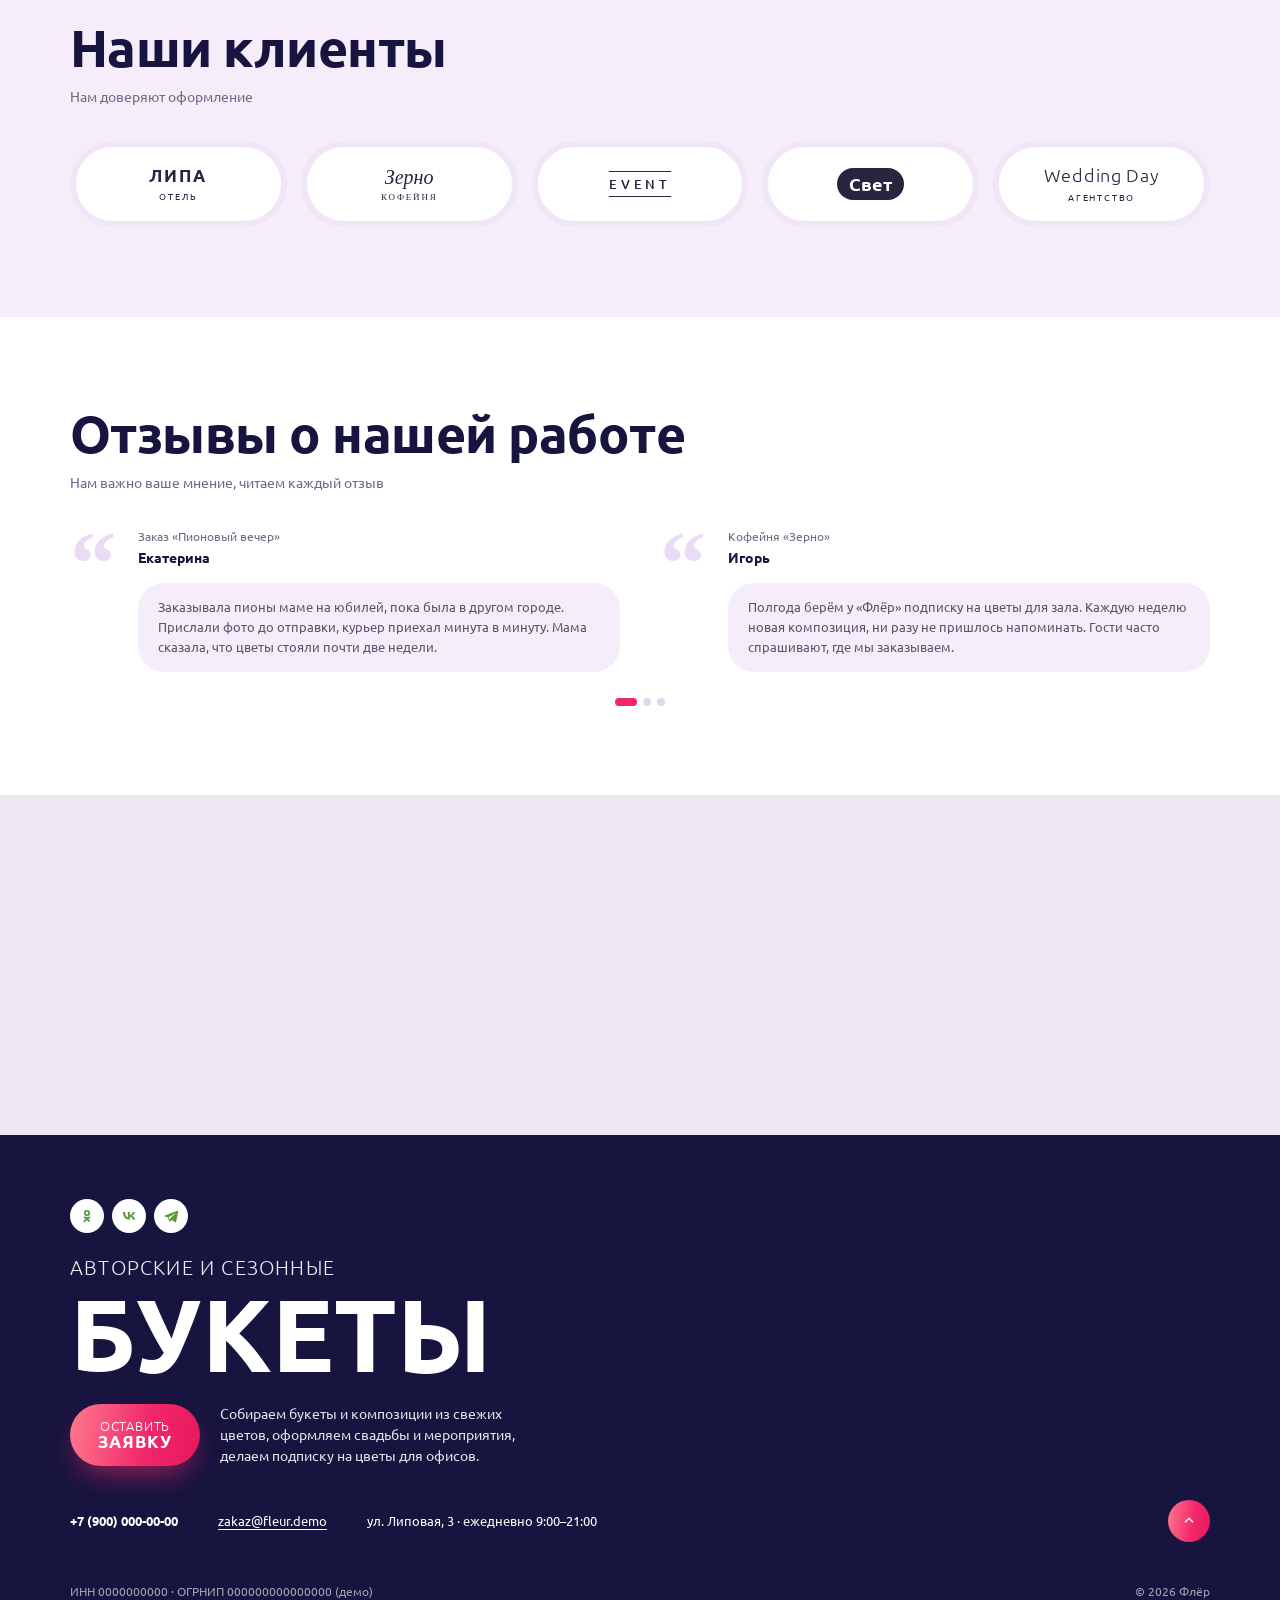
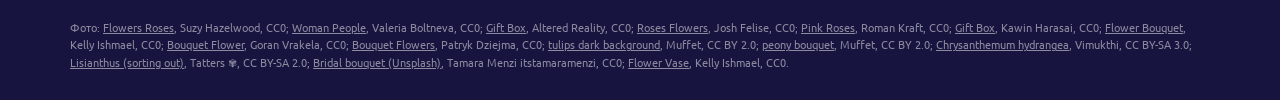
<file: works/flow.html>
<!doctype html>
<html lang="ru">
<head>
<meta charset="utf-8">
<meta name="viewport" content="width=device-width, initial-scale=1, viewport-fit=cover">
<title>Флёр</title>
<meta name="description" content="Цветочная мастерская на Липовой, 3: авторские букеты, корзины и подарки, открытка с вашим текстом, доставка по городу за два часа.">
<link rel="preconnect" href="https://fonts.googleapis.com">
<link rel="preconnect" href="https://fonts.gstatic.com" crossorigin>
<link rel="stylesheet" href="https://fonts.googleapis.com/css2?family=Ubuntu:wght@300;400;500;700&display=swap">
<style>
/* По референсу: тёмный первый экран-слайдер с огромным «БУКЕТЫ», розовая кнопка-капсула,
   карточки категорий внахлёст, лавандовые секции, тёмно-синие форма и подвал, круглые соцсети. */
:root{
  --navy:#17143F; --navy-2:#221E55; --ink:#17143F; --muted:#6F6A86;
  --pink:#F2266A; --grad:linear-gradient(100deg,#FF7A8E 0%,#F2266A 60%,#E5195A 100%);
  --lav:#F5EEFA; --lav-2:#EADCF4; --green:#9DCB7A; --orange:#F38A5D; --white:#fff;
  --f:"Ubuntu",system-ui,-apple-system,"Segoe UI",sans-serif;
}
*{box-sizing:border-box}
html{scroll-behavior:smooth;scroll-padding-top:78px}
body{margin:0;background:#fff;color:var(--ink);font:400 15px/1.6 var(--f);-webkit-font-smoothing:antialiased;overflow-x:hidden}
img{display:block;max-width:100%}
a{color:inherit;text-decoration:none}
button,input,select,textarea{font:inherit;color:inherit}
:focus-visible{outline:2px solid var(--pink);outline-offset:3px}
.wrap{max-width:1180px;margin:0 auto;padding-left:max(20px,env(safe-area-inset-left,0px));padding-right:max(20px,env(safe-area-inset-right,0px))}
.demo{background:#0E0C26;color:#A9A4C8;font-size:13px;text-align:center;padding:7px 16px}
.demo a{color:#FF8FB1}

.h2{font:700 clamp(32px,4.2vw,52px)/1.05 var(--f);margin:0;letter-spacing:-.01em}
.h-sub{margin:10px 0 0;color:var(--muted);font-size:14px}
.sec{padding-block:clamp(56px,7vw,96px)}
.lav{background:var(--lav)}

.btn-pink{display:inline-flex;flex-direction:column;align-items:center;justify-content:center;min-width:130px;height:62px;padding:0 26px;border:0;border-radius:999px;background:var(--grad);color:#fff;cursor:pointer;line-height:1.05;text-transform:uppercase;box-shadow:0 14px 30px -10px rgba(242,38,106,.7);transition:transform .2s,box-shadow .2s}
.btn-pink:hover{transform:translateY(-2px);box-shadow:0 18px 34px -10px rgba(242,38,106,.85)}
.btn-pink span{font-weight:300;font-size:13px;letter-spacing:.06em}
.btn-pink b{font-weight:700;font-size:17px;letter-spacing:.06em}
.btn-pink.one{flex-direction:row;font-weight:500;font-size:15px;text-transform:none;height:52px}
.order{display:inline-flex;align-items:center;gap:12px;height:38px;padding:0 4px 0 18px;border-radius:999px;background:#fff;color:var(--ink);font-size:13px;border:1px solid rgba(23,20,63,.08);cursor:pointer;box-shadow:0 8px 20px -14px rgba(23,20,63,.5)}
.order i{width:30px;height:30px;border-radius:50%;background:var(--grad);display:grid;place-items:center}
.order svg{width:14px;height:14px;stroke:#fff;stroke-width:2.2;fill:none}
.order:hover{background:#FFF4F8}
.soc{display:flex;gap:8px}
.soc a{width:34px;height:34px;border-radius:50%;background:#fff;display:grid;place-items:center;transition:transform .2s}
.soc a:hover{transform:scale(1.08)}
.soc svg{width:16px;height:16px;fill:#5E9A3A}

/* ---------- первый экран ---------- */
.hero{position:relative;background:#0D0B1C;color:#fff;overflow:hidden;isolation:isolate;padding-bottom:150px}
.slides{position:absolute;inset:0;z-index:-1}
.slides img{position:absolute;inset:0;width:100%;height:100%;object-fit:cover;opacity:0;transition:opacity 1s ease;transform:scale(1.04)}
.slides img.on{opacity:1;transform:none;transition:opacity 1s ease,transform 6s ease}
.slides::after{content:"";position:absolute;inset:0;background:linear-gradient(90deg,rgba(10,8,24,.88) 0%,rgba(10,8,24,.6) 42%,rgba(10,8,24,.15) 75%),linear-gradient(0deg,rgba(10,8,24,.55),rgba(10,8,24,0) 40%)}
.top{display:flex;align-items:center;gap:24px;padding:20px 0}
.brand b{display:block;font-weight:700;font-size:17px;line-height:1.1}
.brand small{display:block;font-size:12px;color:rgba(255,255,255,.7)}
.nav{display:flex;gap:22px;margin:0 auto;font-size:13.5px}
.nav a{opacity:.9}
.nav a:hover{color:#FF9DBB}
.callbox{display:flex;flex-direction:column;align-items:flex-end;gap:5px}
.callbox b{font-weight:500;font-size:15px;white-space:nowrap}
.cb{border:1px solid rgba(255,255,255,.6);border-radius:999px;background:transparent;color:#fff;font-size:11.5px;padding:3px 12px;cursor:pointer}
.cb:hover{background:#fff;color:var(--ink)}
.m-btns{display:none}
.hero-body{position:relative;padding-top:clamp(30px,5vw,60px);max-width:640px}
.hero .soc{margin-bottom:18px}
.hero .soc a{background:rgba(157,203,122,.95)}
.hero .soc svg{fill:#fff}
.kicker{font-weight:300;font-size:clamp(15px,1.6vw,20px);letter-spacing:.06em;text-transform:uppercase;margin:0;opacity:.92}
.hero h1{font:700 clamp(64px,10.5vw,132px)/.92 var(--f);text-transform:uppercase;margin:4px 0 24px;letter-spacing:-.01em}
.cta{display:flex;align-items:center;gap:20px}
.cta p{margin:0;font-size:14px;line-height:1.5;max-width:330px;color:rgba(255,255,255,.88)}
.counter{display:flex;gap:8px;margin-top:34px}
.counter button{width:32px;height:32px;border-radius:50%;border:0;background:transparent;color:#fff;font-size:12.5px;cursor:pointer;opacity:.75}
.counter button.on{background:#fff;color:var(--ink);opacity:1}
.h-arrows{position:absolute;right:max(20px,calc((100vw - 1180px)/2 + 20px));top:46%;display:grid;gap:8px}
.h-arrows button{width:36px;height:36px;border-radius:50%;border:1px solid rgba(255,255,255,.5);background:rgba(255,255,255,.08);cursor:pointer;display:grid;place-items:center}
.h-arrows button:hover{background:rgba(255,255,255,.25)}
.h-arrows svg{width:16px;height:16px;stroke:#fff;stroke-width:2;fill:none}

/* ---------- категории внахлёст ---------- */
.cats{position:relative;margin-top:-120px;z-index:2}
.cat-rail{display:grid;grid-template-columns:repeat(3,minmax(0,1fr));gap:12px}
.cat{position:relative;aspect-ratio:1/.86;border-radius:44px;overflow:hidden;isolation:isolate;color:#fff;display:flex;flex-direction:column;align-items:center;justify-content:flex-end;padding:0 16px 24px;text-align:center;box-shadow:0 24px 40px -26px rgba(23,20,63,.6)}
.cat img{position:absolute;inset:0;width:100%;height:100%;object-fit:cover;z-index:-1;transition:transform .6s}
.cat:hover img{transform:scale(1.05)}
.cat::after{content:"";position:absolute;inset:0;z-index:-1;background:linear-gradient(0deg,rgba(18,10,30,.72) 0%,rgba(18,10,30,.15) 50%,rgba(18,10,30,0) 70%)}
.cat h3{margin:0;font-weight:500;font-size:clamp(22px,2.4vw,30px);line-height:1.1}
.cat .from{font-size:12px;margin:4px 0 12px;opacity:.9}
.cat .from b{font-size:15px}
.cat .order{height:34px;font-size:12px}
.cat .order i{width:26px;height:26px}
.dots{display:flex;gap:6px;justify-content:center;margin-top:22px}
.dots button{width:8px;height:8px;border-radius:99px;border:0;padding:0;background:#E3D7EC;cursor:pointer;transition:width .25s,background .25s}
.dots button.on{width:22px;background:var(--pink)}

/* ---------- цифры, о мастерской, каталог ---------- */
.stats{display:flex;flex-wrap:wrap;gap:20px 46px;justify-content:center;margin-bottom:clamp(40px,5vw,64px)}
.st{display:flex;align-items:center;gap:12px}
.st b{font:700 clamp(46px,5.6vw,68px)/1 var(--f);color:#fff;-webkit-text-stroke:3px #D4B9E8;paint-order:stroke fill;text-shadow:0 12px 26px rgba(141,82,179,.45)}
.st span{font-size:14px;line-height:1.25}
.st span small{display:block;color:var(--muted);font-size:11.5px}
.about{display:grid;grid-template-columns:minmax(0,.9fr) minmax(0,1.1fr);gap:clamp(24px,4vw,48px);align-items:center}
.about img{width:100%;aspect-ratio:1.05;object-fit:cover;border-radius:56px;box-shadow:0 30px 50px -30px rgba(80,40,110,.55)}
.about p{color:var(--muted);font-size:14px;margin:0 0 12px}
.about .lead{color:var(--ink);font-size:15px;margin:10px 0 18px}
.btn-green{display:flex;align-items:center;justify-content:center;height:40px;border-radius:999px;background:var(--green);color:#fff;font-size:14px;border:0;cursor:pointer;width:100%;margin-top:22px;transition:filter .2s}
.btn-green:hover{filter:brightness(.95)}
.catalog{margin-top:clamp(48px,6vw,80px)}
.cat-head{display:flex;flex-wrap:wrap;align-items:flex-end;justify-content:space-between;gap:12px 24px;margin-bottom:26px}
.filters{display:flex;flex-wrap:wrap;gap:8px}
.filters button{height:36px;padding:0 16px;border-radius:999px;border:1px solid var(--lav-2);background:#fff;cursor:pointer;font-size:13px}
.filters button[aria-pressed=true]{background:var(--navy);color:#fff;border-color:var(--navy)}
.rail{display:grid;grid-auto-flow:column;grid-auto-columns:calc((100% - 3*14px)/4);gap:14px;overflow-x:auto;scroll-snap-type:x mandatory;scrollbar-width:none;padding:6px 2px 10px}
.rail::-webkit-scrollbar{display:none}
.pc{scroll-snap-align:start;background:#fff;border-radius:46px;padding:12px 12px 20px;text-align:center;border:1px solid #EFE4F6;box-shadow:0 20px 34px -28px rgba(80,40,110,.6);display:flex;flex-direction:column;align-items:center}
.pc img{width:100%;aspect-ratio:1.25;object-fit:cover;border-radius:36px}
.pc h3{margin:14px 0 4px;font-weight:700;font-size:15px}
.pc p{margin:0 8px 10px;color:var(--muted);font-size:12px;line-height:1.45}
.pc .pr{font-weight:700;font-size:17px;margin-bottom:12px}
.pc .pr small{font-weight:400;color:var(--muted);font-size:12px;text-decoration:line-through;margin-left:6px}
.pc .order{margin-top:auto}

/* ---------- мы лучшие ---------- */
.feats{display:grid;grid-template-columns:repeat(3,minmax(0,1fr));gap:22px 30px;margin-top:34px}
.ft{display:flex;gap:14px;align-items:flex-start}
.ft i{width:30px;height:30px;border-radius:50%;background:var(--grad);flex:none;display:grid;place-items:center;margin-top:2px}
.ft svg{width:14px;height:14px;stroke:#fff;stroke-width:2.6;fill:none}
.ft b{display:block;font-weight:700;font-size:14px}
.ft small{display:block;color:var(--muted);font-size:12.5px;line-height:1.4}

/* ---------- остались вопросы ---------- */
.ask{position:relative;background:var(--navy);color:#fff;isolation:isolate;overflow:hidden}
.ask > img{position:absolute;inset:0;width:100%;height:100%;object-fit:cover;z-index:-2;opacity:.55;mix-blend-mode:luminosity}
.ask::before{content:"";position:absolute;inset:0;z-index:-1;background:linear-gradient(90deg,rgba(23,20,63,.96) 0%,rgba(23,20,63,.8) 55%,rgba(64,26,90,.55) 100%)}
.ask .h2{color:#fff}
.ask .h-sub{color:rgba(255,255,255,.8)}
.qform{display:grid;grid-template-columns:minmax(0,1fr) minmax(0,1fr) auto;gap:20px 28px;align-items:end;margin-top:30px}
.ul{display:grid;gap:4px}
.ul span{font-size:12px;color:rgba(255,255,255,.7)}
.ul input{height:44px;border:0;border-bottom:1px solid rgba(255,255,255,.45);background:transparent;color:#fff;padding:0 2px;outline:none;width:100%;min-width:0}
.ul input::placeholder{color:rgba(255,255,255,.45)}
.ul input:focus{border-color:#FF8FB1}
.ul.err input{border-color:#FF6B6B}
.consent{grid-column:1/-1;font-size:12px;color:rgba(255,255,255,.75);display:flex;gap:8px;align-items:flex-start}
.consent input{accent-color:var(--pink);margin:2px 0 0;width:15px;height:15px;flex:none}
.consent a{color:#8FC8FF;text-decoration:underline}
.okmsg{grid-column:1/-1;display:none;background:rgba(255,255,255,.1);border:1px solid rgba(255,255,255,.25);border-radius:14px;padding:12px 16px;font-size:14px}
.okmsg.show{display:block}

/* ---------- клиенты ---------- */
.clients{display:grid;grid-template-columns:repeat(5,minmax(0,1fr));gap:14px;margin-top:34px}
.cl{height:86px;border-radius:999px;background:#fff;border:6px solid #F0E6F7;display:grid;place-items:center;text-align:center;color:#2A2440;line-height:1.05;padding:0 10px}
.cl .a{font:700 17px var(--f);letter-spacing:.12em;text-transform:uppercase}
.cl .b{font:italic 400 20px Georgia,serif}
.cl .c{font:500 13px var(--f);letter-spacing:.3em;text-transform:uppercase;border-top:1px solid;border-bottom:1px solid;padding:3px 0}
.cl .d{font:700 18px var(--f);background:#2A2440;color:#fff;padding:4px 12px;border-radius:999px}
.cl .e{font:300 18px var(--f);letter-spacing:.04em}
.cl small{display:block;font-size:9px;letter-spacing:.2em;text-transform:uppercase;font-weight:400;margin-top:3px;font-style:normal}

/* ---------- отзывы ---------- */
.revs{display:grid;grid-auto-flow:column;grid-auto-columns:calc((100% - 40px)/2);gap:40px;overflow-x:auto;scroll-snap-type:x mandatory;scrollbar-width:none;margin-top:34px;padding-bottom:4px}
.revs::-webkit-scrollbar{display:none}
.rv{scroll-snap-align:start;display:grid;grid-template-columns:62px minmax(0,1fr);gap:4px 6px}
.rv .q{font:700 92px/0.8 Georgia,serif;color:#EADCF4;height:52px}
.rv small{display:block;color:var(--muted);font-size:12px}
.rv b{display:block;font-size:14px;margin-bottom:10px}
.rv p{grid-column:2;margin:0;background:var(--lav);border-radius:26px;padding:14px 20px;color:#59536F;font-size:13px;line-height:1.55}

.map{height:clamp(260px,30vw,340px);background:#EEE8F3}
.map iframe{width:100%;height:100%;border:0;display:block}

/* ---------- подвал ---------- */
footer{background:var(--navy);color:#fff;padding:clamp(40px,5vw,64px) 0 28px}
footer .soc a{background:#fff}
footer h2{font:700 clamp(54px,8vw,104px)/.92 var(--f);text-transform:uppercase;margin:4px 0 22px}
.f-row{display:flex;flex-wrap:wrap;align-items:center;gap:18px 40px;margin-top:34px;font-size:13px}
.f-row b{font-weight:700}
.f-row a{text-decoration:underline;text-underline-offset:3px}
.up{margin-left:auto;width:42px;height:42px;border-radius:50%;background:var(--grad);display:grid;place-items:center;border:0;cursor:pointer}
.up svg{width:16px;height:16px;stroke:#fff;stroke-width:2.2;fill:none}
.f-bot{display:flex;flex-wrap:wrap;justify-content:space-between;gap:10px 30px;margin-top:40px;font-size:11.5px;color:rgba(255,255,255,.6)}
.credits{margin:18px 0 0;font-size:11px;line-height:1.6;color:rgba(255,255,255,.5)}
.credits a{text-decoration:underline}

/* ---------- окно и меню ---------- */
.modal{position:fixed;inset:0;z-index:60;background:rgba(15,12,40,.6);backdrop-filter:blur(4px);display:none;align-items:center;justify-content:center;padding:16px}
.modal.open{display:flex}
.m-box{position:relative;width:min(100%,440px);max-height:calc(100dvh - 32px);overflow:auto;background:#fff;border-radius:30px;padding:30px 24px 24px}
.m-box h3{font:700 26px/1.1 var(--f);margin:0 0 6px}
.m-box > p{margin:0 0 18px;color:var(--muted);font-size:14px}
.fld{display:grid;gap:5px;margin-bottom:12px}
.fld span{font-size:12px;color:var(--muted)}
.fld input,.fld select,.fld textarea{border:1px solid #E4D9EC;border-radius:16px;background:#FBF8FD;height:48px;padding:0 14px;outline:none;width:100%}
.fld textarea{height:76px;padding:12px 14px;resize:vertical}
.fld input:focus,.fld select:focus,.fld textarea:focus{border-color:var(--pink)}
.fld.err input{border-color:#E5484D}
.m-box .btn-pink{width:100%;margin-top:6px}
.m-ok{display:none;background:var(--lav);border-radius:16px;padding:14px 16px;font-size:14px;margin-top:12px}
.m-ok.show{display:block}
.x{position:absolute;top:12px;right:12px;width:38px;height:38px;border-radius:50%;border:0;background:var(--lav);cursor:pointer;display:grid;place-items:center}
.x svg{width:15px;height:15px;stroke:var(--ink);stroke-width:2}
.menu{position:fixed;inset:0;z-index:50;background:var(--navy);color:#fff;display:none;flex-direction:column;justify-content:center;gap:8px;padding:90px 28px 40px}
.menu.open{display:flex}
.menu a{font-weight:700;font-size:30px}
.menu .ph{font-weight:400;font-size:17px;color:#FF9DBB;margin-top:16px}
.menu .x{background:rgba(255,255,255,.12);top:16px;right:16px}
.menu .x svg{stroke:#fff}

/* ---------- адаптив ---------- */
@media (max-width:1000px){
  .nav{display:none}
  .callbox{margin-left:auto}
  .rail{grid-auto-columns:calc((100% - 2*14px)/3)}
  .clients{grid-template-columns:repeat(3,minmax(0,1fr))}
}
@media (max-width:760px){
  .top{flex-direction:column;gap:22px;padding-top:14px}
  .callbox{display:none}
  .m-btns{display:flex;gap:8px;align-self:stretch;justify-content:flex-end}
  .m-btns .mcb{height:48px;padding:0 20px;border-radius:999px;border:0;background:var(--grad);color:#fff;font-size:14px;line-height:1.1;cursor:pointer;box-shadow:0 10px 24px -10px rgba(242,38,106,.8)}
  .m-btns a,.m-btns .bg{width:48px;height:48px;border-radius:50%;border:0;display:grid;place-items:center;cursor:pointer}
  .m-btns a{background:var(--orange)} .m-btns .bg{background:var(--green)}
  .m-btns svg{width:20px;height:20px;stroke:#fff;stroke-width:2;fill:none}
  .brand{text-align:center}
  .brand b{font-size:19px}
  .brand small{font-size:14px}
  .hero{padding-bottom:80px}
  .hero-body{text-align:center;margin:0 auto}
  .hero .soc{justify-content:center;gap:12px;margin-bottom:26px}
  .hero .soc a{width:46px;height:46px;background:#fff}
  .hero .soc svg{width:20px;height:20px;fill:#5E9A3A}
  .hero h1{font-size:15.5vw}
  footer h2{font-size:15.5vw}
  footer .cta{align-items:flex-start}
  .cta{flex-direction:column;gap:18px}
  .btn-pink{height:64px;min-width:180px}
  .counter{justify-content:center}
  .h-arrows{position:static;display:flex;justify-content:center;gap:14px;margin-top:20px}
  .h-arrows button{width:48px;height:48px}
  .slides::after{background:linear-gradient(180deg,rgba(10,8,24,.55) 0%,rgba(10,8,24,.62) 50%,rgba(10,8,24,.85) 100%)}
  .cats{margin-top:-46px}
  .cat-rail{display:grid;grid-auto-flow:column;grid-template-columns:none;grid-auto-columns:78%;overflow-x:auto;scroll-snap-type:x mandatory;scrollbar-width:none;padding-bottom:4px}
  .cat-rail::-webkit-scrollbar{display:none}
  .cat{scroll-snap-align:center;border-radius:36px}
  .about{grid-template-columns:1fr}
  .about img{border-radius:40px;aspect-ratio:1.3}
  .rail{grid-auto-columns:72%}
  .feats{grid-template-columns:1fr}
  .qform{grid-template-columns:1fr}
  .qform .btn-pink{width:100%}
  .clients{grid-template-columns:repeat(2,minmax(0,1fr))}
  .revs{grid-auto-columns:100%}
  .rv{grid-template-columns:44px minmax(0,1fr)}
  .rv .q{font-size:70px;height:40px}
  .f-row{flex-direction:column;align-items:flex-start;gap:10px}
  .up{position:absolute;right:20px}
  footer{position:relative}
  .st b{font-size:46px}
}
@media (max-width:400px){
  .m-btns .mcb{padding:0 14px;font-size:13px}
  .rail{grid-auto-columns:84%}
  .cat-rail{grid-auto-columns:86%}
  .clients{gap:10px}
  .cl{height:72px;border-width:4px}
  .cl .a{font-size:14px}.cl .b{font-size:17px}.cl .c{font-size:11px;letter-spacing:.2em}.cl .d{font-size:15px}.cl .e{font-size:15px}
  .st{gap:8px}
}
@media (prefers-reduced-motion:reduce){html{scroll-behavior:auto}*{transition:none!important}}

/* закреплённая панель: выезжает, когда шапка ушла за верх экрана */
.stick{position:fixed;top:0;left:0;right:0;z-index:38;transform:translateY(-110%);transition:transform .3s ease;padding-top:env(safe-area-inset-top,0px)}
.stick.on{transform:none}
.stick .wrap{display:flex;align-items:center;gap:26px;min-height:64px}
.s-logo{display:flex;align-items:center;gap:10px;text-decoration:none;color:inherit;flex:none}
.s-nav{display:flex;gap:24px;margin-left:auto;white-space:nowrap}
.s-nav a{text-decoration:none;color:inherit}
.s-tel{display:flex;align-items:center;gap:8px;text-decoration:none;color:inherit;white-space:nowrap;font-weight:600}
.s-tel svg,.s-burger svg{width:18px;height:18px;fill:none;stroke:currentColor;stroke-width:2;stroke-linecap:round;stroke-linejoin:round;flex:none}
.s-cta{flex:none;cursor:pointer;text-decoration:none;white-space:nowrap}
.s-burger{display:none;width:44px;height:44px;border:0;cursor:pointer;place-items:center;flex:none;padding:0}
.s-drop{display:none;flex-direction:column;gap:2px;padding:6px 20px 16px}
.s-drop.open{display:flex}
.s-drop a{text-decoration:none;color:inherit;padding:10px 0;border-bottom:1px solid currentColor;border-color:rgba(128,128,128,.22)}
@media (prefers-reduced-motion:reduce){.stick{transition:none}}

.stick{background:rgba(23,20,63,.96);backdrop-filter:blur(10px);-webkit-backdrop-filter:blur(10px);color:#fff;font-family:var(--f);box-shadow:0 12px 30px -20px rgba(23,20,63,.9)}
.s-logo{flex-direction:column;align-items:flex-start;gap:0}
.s-logo b{font-weight:700;font-size:18px;line-height:1.1}
.s-logo small{font-size:11px;opacity:.7}
.s-nav{font-size:13.5px}
.s-nav a:hover{color:#FF9DBB}
.s-tel{font-size:14px;font-weight:500}.s-tel svg{color:#FF9DBB}
.s-cta{height:42px;padding:0 22px;border:0;border-radius:999px;background:var(--grad);color:#fff;font-weight:500;font-size:14px;box-shadow:0 10px 24px -10px rgba(242,38,106,.8)}
.s-burger{border-radius:50%;background:var(--green);color:#fff}
@media (max-width:1180px){.stick .s-tel span{display:none}}
@media (max-width:1000px){.stick .s-nav{display:none}.stick .s-tel{margin-left:auto}.s-burger{display:grid}.stick .wrap{gap:12px}}
@media (max-width:400px){.stick .s-cta{padding:0 16px}.s-logo small{display:none}}
@media (max-width:340px){.stick .s-cta{display:none}}
</style>
</head>
<body>
<div class="demo">Демо-сайт от PathCode, мастерская вымышленная. <a href="https://t.me/BeauG0sse" target="_blank" rel="noopener">Заказать такой сайт</a></div>
<div class="stick" id="stick"><div class="wrap"><a class="s-logo" href="#top" aria-label="Наверх"><b>Флёр</b><small>цветочная мастерская</small></a><nav class="s-nav" aria-label="Разделы"><a href="#about">О нас</a><a href="#catalog">Каталог</a><a href="#best">Доставка</a><a href="#clients">Клиентам</a><a href="#reviews">Отзывы</a><a href="#contacts">Контакты</a></nav><a class="s-tel" href="tel:+79000000000" aria-label="Позвонить"><svg viewBox="0 0 24 24"><path d="M5 4h4l2 5-2.5 1.5a11 11 0 0 0 5 5L15 13l5 2v4a2 2 0 0 1-2 2A16 16 0 0 1 3 6a2 2 0 0 1 2-2"/></svg><span>+7 (900) 000-00-00</span></a><button class="s-cta" type="button" data-order="">Заказать</button><button class="s-burger" type="button" aria-label="Меню" aria-expanded="false"><svg viewBox="0 0 24 24"><path d="M4 7h16M4 12h16M4 17h16"/></svg></button></div></div>

<nav class="menu" id="menu" aria-label="Меню">
  <button class="x" type="button" id="menuClose" aria-label="Закрыть меню"><svg viewBox="0 0 24 24"><path d="M5 5l14 14M19 5 5 19"/></svg></button>
  <a href="#about">О нас</a><a href="#catalog">Каталог</a><a href="#best">Доставка</a><a href="#reviews">Отзывы</a><a href="#contacts">Контакты</a>
  <a class="ph" href="tel:+79000000000">+7 (900) 000-00-00</a>
</nav>

<header class="hero" id="top">
  <div class="slides" id="slides">
    <img class="on" src="../img/flow-hero.jpg" alt="Розовые садовые розы" fetchpriority="high">
    <img src="../img/flow-hero2.jpg" alt="Корзина с цветами" loading="lazy">
    <img src="../img/flow-hero3.jpg" alt="Подарочная коробка" loading="lazy">
  </div>
  <div class="wrap">
    <div class="top">
      <div class="m-btns">
        <button class="mcb" type="button" data-order="Обратный звонок">Обратный<br>звонок</button>
        <a href="tel:+79000000000" aria-label="Позвонить"><svg viewBox="0 0 24 24"><path d="M5 4h4l2 5-2.5 1.5a11 11 0 0 0 5 5L15 13l5 2v4a2 2 0 0 1-2 2A16 16 0 0 1 3 6a2 2 0 0 1 2-2"/></svg></a>
        <button class="bg" type="button" id="burger" aria-label="Меню" aria-expanded="false"><svg viewBox="0 0 24 24"><path d="M5 8h14M5 12h14M5 16h14"/></svg></button>
      </div>
      <a class="brand" href="#top"><b>Флёр</b><small>Цветочная мастерская</small></a>
      <nav class="nav" aria-label="Разделы"><a href="#about">О нас</a><a href="#catalog">Каталог</a><a href="#best">Доставка</a><a href="#clients">Клиентам</a><a href="#reviews">Отзывы</a><a href="#contacts">Контакты</a></nav>
      <div class="callbox"><b>+7 (900) 000-00-00</b><button class="cb" type="button" data-order="Обратный звонок">Обратный звонок</button></div>
    </div>
    <div class="hero-body">
      <div class="soc">
        <a href="#contacts" aria-label="Одноклассники"><svg viewBox="0 0 24 24"><path d="M12 12.3a4.7 4.7 0 1 0 0-9.4 4.7 4.7 0 0 0 0 9.4Zm0-6.7a2 2 0 1 1 0 4 2 2 0 0 1 0-4Zm1.9 10.5a8.8 8.8 0 0 0 2.7-1.1 1.4 1.4 0 0 0-1.5-2.3 6 6 0 0 1-6.3 0 1.4 1.4 0 0 0-1.5 2.3c.8.5 1.8.9 2.7 1.1l-2.6 2.6a1.4 1.4 0 1 0 1.9 1.9L12 18l2.6 2.6a1.4 1.4 0 0 0 1.9-1.9l-2.6-2.6Z"/></svg></a>
        <a href="#contacts" aria-label="ВКонтакте"><svg viewBox="0 0 24 24"><path d="M12.9 17.5C6.6 17.5 3 13.2 2.8 6h3.2c.1 5.3 2.4 7.5 4.3 8V6h3v4.6c1.8-.2 3.8-2.3 4.4-4.6h3c-.5 2.8-2.6 4.9-4.1 5.7 1.5.7 3.8 2.5 4.7 5.8h-3.3c-.7-2.2-2.5-3.9-4.7-4.2v4.2h-.4Z"/></svg></a>
        <a href="#contacts" aria-label="Telegram"><svg viewBox="0 0 24 24"><path d="M21.4 4.2 2.9 11.3c-1.2.5-1.2 1.2-.2 1.5l4.7 1.5 1.8 5.6c.2.6.4.8.9.8.4 0 .6-.2.9-.5l2.3-2.2 4.7 3.5c.9.5 1.5.2 1.7-.8l3.1-14.6c.3-1.3-.5-1.8-1.4-1.4ZM8.6 14l9.8-6.2c.5-.3.9-.1.5.2l-8.1 7.3-.3 3.4L8.6 14Z"/></svg></a>
      </div>
      <p class="kicker" id="kicker">Авторские и сезонные</p>
      <h1 id="hTitle">Букеты</h1>
      <div class="cta">
        <button class="btn-pink" type="button" data-order=""><span>Оставить</span><b>заявку</b></button>
        <p id="hText">Собираем букеты и композиции из свежих цветов: на праздник, свидание или просто так. Доставим по городу за два часа.</p>
      </div>
      <div class="counter" id="counter"><button type="button" class="on">01</button><button type="button">02</button><button type="button">03</button></div>
    </div>
    <div class="h-arrows"><button type="button" data-hs="-1" aria-label="Предыдущий слайд"><svg viewBox="0 0 24 24"><path d="M15 5l-7 7 7 7"/></svg></button><button type="button" data-hs="1" aria-label="Следующий слайд"><svg viewBox="0 0 24 24"><path d="M9 5l7 7-7 7"/></svg></button></div>
  </div>
</header>

<main>
<section class="cats">
  <div class="wrap">
    <div class="cat-rail" id="catRail">
      <div class="cat"><img src="../img/flow-cat-roses.jpg" alt="Букет розовых роз" loading="lazy"><h3>Цветы</h3><div class="from">от <b>590</b> ₽</div><button class="order" type="button" data-order="Букет из роз">Заказать <i><svg viewBox="0 0 24 24"><path d="M9 5l7 7-7 7"/></svg></i></button></div>
      <div class="cat"><img src="../img/flow-cat-basket.jpg" alt="Розы в корзине" loading="lazy"><h3>Корзины</h3><div class="from">от <b>2 900</b> ₽</div><button class="order" type="button" data-order="Корзина с цветами">Заказать <i><svg viewBox="0 0 24 24"><path d="M9 5l7 7-7 7"/></svg></i></button></div>
      <div class="cat"><img src="../img/flow-cat-gift.jpg" alt="Подарок с цветами" loading="lazy"><h3>Подарки<br>и сладости</h3><div class="from">от <b>450</b> ₽</div><button class="order" type="button" data-order="Подарок к букету">Заказать <i><svg viewBox="0 0 24 24"><path d="M9 5l7 7-7 7"/></svg></i></button></div>
    </div>
    <div class="dots" id="catDots"></div>
  </div>
</section>

<section class="sec lav" id="about" style="margin-top:-40px;padding-top:clamp(80px,8vw,104px)">
  <div class="wrap">
    <div class="stats">
      <div class="st"><b>100%</b><span>гарантия<br>свежести<small>заменим букет за 24 часа</small></span></div>
      <div class="st"><b>98%</b><span>довольных клиентов<small>по отзывам на картах</small></span></div>
      <div class="st"><b>2 ч</b><span>доставка<small>по городу, к точному времени</small></span></div>
    </div>
    <div class="about">
      <img src="../img/flow-about.jpg" alt="Сборный букет с ромашками" loading="lazy">
      <div>
        <h2 class="h2">О мастерской</h2>
        <p class="lead">Рады видеть вас во «Флёр».</p>
        <p>Мы небольшая мастерская на Липовой, 3: четыре флориста, своя холодильная витрина и поставки цветов три раза в неделю. Поэтому букет стоит дома дольше и не осыпается на второй день.</p>
        <p>Собираем букеты под повод и бюджет: пришлите фото-пример или опишите человека, которому дарите, — предложим два-три варианта с ценой до начала работы. Перед доставкой отправим фото готового букета.</p>
        <p>Оформляем свадьбы и мероприятия, делаем подписку на цветы для офисов и кафе.</p>
        <a class="btn-green" href="#catalog">Смотреть каталог</a>
      </div>
    </div>

    <div class="catalog" id="catalog">
      <div class="cat-head">
        <div><h2 class="h2">Каталог</h2><p class="h-sub">Цена указана за готовый букет с упаковкой</p></div>
        <div class="filters" id="filters"><button type="button" aria-pressed="true" data-f="all">Все</button><button type="button" aria-pressed="false" data-f="b">Букеты</button><button type="button" aria-pressed="false" data-f="k">Композиции</button></div>
      </div>
      <div class="rail" id="rail">
        <div class="pc" data-t="b"><img src="../img/flow-lilac.jpg" alt="Букет из белых и сиреневых роз" loading="lazy"><h3>«Лавандовое облако»</h3><p>Белые и сиреневые розы, гипсофила</p><div class="pr">3 400 ₽</div><button class="order" type="button" data-order="«Лавандовое облако»">Заказать <i><svg viewBox="0 0 24 24"><path d="M9 5l7 7-7 7"/></svg></i></button></div>
        <div class="pc" data-t="b"><img src="../img/flow-sun.jpg" alt="Букет с подсолнухом и розами" loading="lazy"><h3>«Солнечный»</h3><p>Подсолнух, красные розы, гвоздики</p><div class="pr">2 700 ₽</div><button class="order" type="button" data-order="«Солнечный»">Заказать <i><svg viewBox="0 0 24 24"><path d="M9 5l7 7-7 7"/></svg></i></button></div>
        <div class="pc" data-t="b"><img src="../img/tulips.jpg" alt="Розовые тюльпаны" loading="lazy"><h3>Тюльпаны, 25 шт</h3><p>Сезонные, с лентой и открыткой</p><div class="pr">2 900 ₽<small>3 400 ₽</small></div><button class="order" type="button" data-order="Тюльпаны, 25 шт">Заказать <i><svg viewBox="0 0 24 24"><path d="M9 5l7 7-7 7"/></svg></i></button></div>
        <div class="pc" data-t="k"><img src="../img/peony-mix.jpg" alt="Пионы в вазе" loading="lazy"><h3>«Пионовый вечер»</h3><p>Пионы в стеклянной вазе</p><div class="pr">4 800 ₽</div><button class="order" type="button" data-order="«Пионовый вечер»">Заказать <i><svg viewBox="0 0 24 24"><path d="M9 5l7 7-7 7"/></svg></i></button></div>
        <div class="pc" data-t="k"><img src="../img/flow-hydr.jpg" alt="Гортензия и хризантемы" loading="lazy"><h3>«Ягодный мусс»</h3><p>Гортензия, хризантема сантини</p><div class="pr">3 900 ₽</div><button class="order" type="button" data-order="«Ягодный мусс»">Заказать <i><svg viewBox="0 0 24 24"><path d="M9 5l7 7-7 7"/></svg></i></button></div>
        <div class="pc" data-t="b"><img src="../img/eustoma.jpg" alt="Белая эустома" loading="lazy"><h3>«Нежность»</h3><p>Белая эустома и зелень</p><div class="pr">2 300 ₽</div><button class="order" type="button" data-order="«Нежность»">Заказать <i><svg viewBox="0 0 24 24"><path d="M9 5l7 7-7 7"/></svg></i></button></div>
        <div class="pc" data-t="k"><img src="../img/flow-wed.jpg" alt="Свадебный букет" loading="lazy"><h3>Букет невесты</h3><p>Собираем под платье и образ</p><div class="pr">от 5 500 ₽</div><button class="order" type="button" data-order="Букет невесты">Заказать <i><svg viewBox="0 0 24 24"><path d="M9 5l7 7-7 7"/></svg></i></button></div>
      </div>
      <div class="dots" id="railDots"></div>
    </div>
  </div>
</section>

<section class="sec" id="best">
  <div class="wrap">
    <h2 class="h2">Мы лучшие</h2>
    <p class="h-sub">В своём деле</p>
    <div class="feats">
      <div class="ft"><i><svg viewBox="0 0 24 24"><path d="M5 12.5l4.5 4.5L19 7.5"/></svg></i><div><b>Фото перед доставкой</b><small>Пришлём снимок готового букета и поправим, если что-то не так</small></div></div>
      <div class="ft"><i><svg viewBox="0 0 24 24"><path d="M5 12.5l4.5 4.5L19 7.5"/></svg></i><div><b>Свежие цветы</b><small>Поставки три раза в неделю, храним в холодильной витрине</small></div></div>
      <div class="ft"><i><svg viewBox="0 0 24 24"><path d="M5 12.5l4.5 4.5L19 7.5"/></svg></i><div><b>Доставка за 2 часа</b><small>По городу бесплатно от 3 000 ₽, к точному времени — +300 ₽</small></div></div>
      <div class="ft"><i><svg viewBox="0 0 24 24"><path d="M5 12.5l4.5 4.5L19 7.5"/></svg></i><div><b>Честные цены</b><small>Стоимость называем до начала работы, без доплат при получении</small></div></div>
      <div class="ft"><i><svg viewBox="0 0 24 24"><path d="M5 12.5l4.5 4.5L19 7.5"/></svg></i><div><b>Открытка в подарок</b><small>Напишем от руки ваш текст или придумаем вместе</small></div></div>
      <div class="ft"><i><svg viewBox="0 0 24 24"><path d="M5 12.5l4.5 4.5L19 7.5"/></svg></i><div><b>Анонимная доставка</b><small>Курьер не назовёт отправителя, если вы попросите</small></div></div>
    </div>
  </div>
</section>

<section class="sec ask">
  <img src="../img/flow-ask.jpg" alt="" loading="lazy">
  <div class="wrap">
    <h2 class="h2">Остались вопросы?</h2>
    <p class="h-sub">Напишите нам, и флорист свяжется с вами в ближайшее время</p>
    <form class="qform" id="qForm" novalidate>
      <label class="ul"><span>Ваше имя</span><input name="name" autocomplete="given-name" placeholder="Анна"></label>
      <label class="ul"><span>Телефон *</span><input name="phone" type="tel" inputmode="tel" autocomplete="tel" placeholder="+7 (___) ___-__-__"></label>
      <button class="btn-pink one" type="submit">Отправить</button>
      <label class="consent"><input type="checkbox" name="agree" checked> <span>Ознакомлен с <a href="#contacts">пользовательским соглашением</a></span></label>
      <div class="okmsg" role="status"></div>
    </form>
  </div>
</section>

<section class="sec lav" id="clients">
  <div class="wrap">
    <h2 class="h2">Наши клиенты</h2>
    <p class="h-sub">Нам доверяют оформление</p>
    <div class="clients">
      <div class="cl"><span class="a">Липа<small>отель</small></span></div>
      <div class="cl"><span class="b">Зерно<small>кофейня</small></span></div>
      <div class="cl"><span class="c">Event</span></div>
      <div class="cl"><span class="d">Свет</span></div>
      <div class="cl"><span class="e">Wedding&nbsp;Day<small>агентство</small></span></div>
    </div>
  </div>
</section>

<section class="sec" id="reviews">
  <div class="wrap">
    <h2 class="h2">Отзывы о нашей работе</h2>
    <p class="h-sub">Нам важно ваше мнение, читаем каждый отзыв</p>
    <div class="revs" id="revs">
      <div class="rv"><span class="q">“</span><div><small>Заказ «Пионовый вечер»</small><b>Екатерина</b></div><p>Заказывала пионы маме на юбилей, пока была в другом городе. Прислали фото до отправки, курьер приехал минута в минуту. Мама сказала, что цветы стояли почти две недели.</p></div>
      <div class="rv"><span class="q">“</span><div><small>Кофейня «Зерно»</small><b>Игорь</b></div><p>Полгода берём у «Флёр» подписку на цветы для зала. Каждую неделю новая композиция, ни разу не пришлось напоминать. Гости часто спрашивают, где мы заказываем.</p></div>
      <div class="rv"><span class="q">“</span><div><small>Букет невесты</small><b>Дарья</b></div><p>Показала флористу фото платья, через день получила три эскиза. Букет получился лёгкий, не тяжёлый в руке, и отлично смотрелся на фотографиях.</p></div>
      <div class="rv"><span class="q">“</span><div><small>Заказ «Солнечный»</small><b>Максим</b></div><p>Нужен был букет срочно, позвонил в 18:30 — к восьми уже был у двери. Цена совпала с той, что назвали по телефону, открытку подписали моим текстом.</p></div>
    </div>
    <div class="dots" id="revDots"></div>
  </div>
</section>

<div class="map" id="contacts"><iframe src="https://yandex.ru/map-widget/v1/?ll=37.6290%2C55.7420&z=14&pt=37.6290%2C55.7420%2Cpm2rdm" title="Карта: мастерская «Флёр»" loading="lazy"></iframe></div>
</main>

<footer><div class="wrap">
  <div class="soc">
    <a href="#contacts" aria-label="Одноклассники"><svg viewBox="0 0 24 24"><path d="M12 12.3a4.7 4.7 0 1 0 0-9.4 4.7 4.7 0 0 0 0 9.4Zm0-6.7a2 2 0 1 1 0 4 2 2 0 0 1 0-4Zm1.9 10.5a8.8 8.8 0 0 0 2.7-1.1 1.4 1.4 0 0 0-1.5-2.3 6 6 0 0 1-6.3 0 1.4 1.4 0 0 0-1.5 2.3c.8.5 1.8.9 2.7 1.1l-2.6 2.6a1.4 1.4 0 1 0 1.9 1.9L12 18l2.6 2.6a1.4 1.4 0 0 0 1.9-1.9l-2.6-2.6Z"/></svg></a>
    <a href="#contacts" aria-label="ВКонтакте"><svg viewBox="0 0 24 24"><path d="M12.9 17.5C6.6 17.5 3 13.2 2.8 6h3.2c.1 5.3 2.4 7.5 4.3 8V6h3v4.6c1.8-.2 3.8-2.3 4.4-4.6h3c-.5 2.8-2.6 4.9-4.1 5.7 1.5.7 3.8 2.5 4.7 5.8h-3.3c-.7-2.2-2.5-3.9-4.7-4.2v4.2h-.4Z"/></svg></a>
    <a href="#contacts" aria-label="Telegram"><svg viewBox="0 0 24 24"><path d="M21.4 4.2 2.9 11.3c-1.2.5-1.2 1.2-.2 1.5l4.7 1.5 1.8 5.6c.2.6.4.8.9.8.4 0 .6-.2.9-.5l2.3-2.2 4.7 3.5c.9.5 1.5.2 1.7-.8l3.1-14.6c.3-1.3-.5-1.8-1.4-1.4ZM8.6 14l9.8-6.2c.5-.3.9-.1.5.2l-8.1 7.3-.3 3.4L8.6 14Z"/></svg></a>
  </div>
  <p class="kicker" style="margin-top:18px">Авторские и сезонные</p>
  <h2>Букеты</h2>
  <div class="cta">
    <button class="btn-pink" type="button" data-order=""><span>Оставить</span><b>заявку</b></button>
    <p>Собираем букеты и композиции из свежих цветов, оформляем свадьбы и мероприятия, делаем подписку на цветы для офисов.</p>
  </div>
  <div class="f-row">
    <b><a href="tel:+79000000000" style="text-decoration:none">+7 (900) 000-00-00</a></b>
    <a href="mailto:zakaz@fleur.demo">zakaz@fleur.demo</a>
    <span>ул. Липовая, 3 · ежедневно 9:00–21:00</span>
    <button class="up" type="button" id="up" aria-label="Наверх"><svg viewBox="0 0 24 24"><path d="M6 14l6-6 6 6"/></svg></button>
  </div>
  <div class="f-bot"><span>ИНН 0000000000 · ОГРНИП 000000000000000 (демо)</span><span>© 2026 Флёр</span></div>
  <p class="credits">Фото: <a href="https://stocksnap.io/photo/flowers-roses-VWLM7UWJUU" target="_blank" rel="noopener">Flowers Roses</a>, Suzy Hazelwood, CC0; <a href="https://stocksnap.io/photo/woman-people-CAPUCYO4YB" target="_blank" rel="noopener">Woman People</a>, Valeria Boltneva, CC0; <a href="https://stocksnap.io/photo/gift-box-YZOCM3TBYT" target="_blank" rel="noopener">Gift Box</a>, Altered Reality, CC0; <a href="https://stocksnap.io/photo/roses-flowers-ZNN96DDKLT" target="_blank" rel="noopener">Roses Flowers</a>, Josh Felise, CC0; <a href="https://stocksnap.io/photo/pink-roses-8IGP90IY84" target="_blank" rel="noopener">Pink Roses</a>, Roman Kraft, CC0; <a href="https://stocksnap.io/photo/gift-box-Y1VVIQAQNV" target="_blank" rel="noopener">Gift Box</a>, Kawin Harasai, CC0; <a href="https://stocksnap.io/photo/flower-bouquet-YLFU9GDFC5" target="_blank" rel="noopener">Flower Bouquet</a>, Kelly Ishmael, CC0; <a href="https://stocksnap.io/photo/bouquet-flower-84Y7IHKAF1" target="_blank" rel="noopener">Bouquet Flower</a>, Goran Vrakela, CC0; <a href="https://stocksnap.io/photo/bouquet-flowers-8Y1EFZPVE5" target="_blank" rel="noopener">Bouquet Flowers</a>, Patryk Dziejma, CC0; <a href="https://www.flickr.com/photos/53133240@N00/112651128" target="_blank" rel="noopener">tulips dark background</a>, Muffet, CC BY 2.0; <a href="https://www.flickr.com/photos/53133240@N00/27249968620" target="_blank" rel="noopener">peony bouquet</a>, Muffet, CC BY 2.0; <a href="https://commons.wikimedia.org/wiki/File:Chrysanthemum_hydrangea.jpg" target="_blank" rel="noopener">Chrysanthemum hydrangea</a>, Vimukthi, CC BY-SA 3.0; <a href="https://www.flickr.com/photos/62938898@N00/6918197938" target="_blank" rel="noopener">Lisianthus (sorting out)</a>, Tatters ✾, CC BY-SA 2.0; <a href="https://commons.wikimedia.org/wiki/File:Bridal_bouquet_(Unsplash).jpg" target="_blank" rel="noopener">Bridal bouquet (Unsplash)</a>, Tamara Menzi itstamaramenzi, CC0; <a href="https://stocksnap.io/photo/flower-vase-UVPSKGFTUF" target="_blank" rel="noopener">Flower Vase</a>, Kelly Ishmael, CC0.</p>
</div></footer>

<div class="modal" id="modal" role="dialog" aria-modal="true" aria-labelledby="mTitle">
  <div class="m-box">
    <button class="x" type="button" id="mClose" aria-label="Закрыть"><svg viewBox="0 0 24 24"><path d="M5 5l14 14M19 5 5 19"/></svg></button>
    <h3 id="mTitle">Заявка</h3>
    <p id="mText">Флорист перезвонит в течение 15 минут</p>
    <form id="mForm" novalidate>
      <label class="fld"><span>Имя</span><input name="name" autocomplete="given-name" placeholder="Как к вам обращаться"></label>
      <label class="fld"><span>Телефон *</span><input name="phone" type="tel" inputmode="tel" autocomplete="tel" placeholder="+7 (___) ___-__-__"></label>
      <label class="fld"><span>Комментарий</span><textarea name="note" placeholder="Повод, бюджет, время доставки"></textarea></label>
      <button class="btn-pink one" type="submit">Отправить заявку</button>
      <div class="m-ok" role="status"></div>
    </form>
  </div>
</div>

<script>
(()=>{
const $=s=>document.querySelector(s), $$=s=>[...document.querySelectorAll(s)];

/* слайдер первого экрана */
const S=[["Авторские и сезонные","Букеты","Собираем букеты и композиции из свежих цветов: на праздник, свидание или просто так. Доставим по городу за два часа."],
         ["Для дома и в подарок","Корзины","Цветочные корзины и шляпные коробки: держат форму без вазы и стоят до двух недель."],
         ["К букету и без повода","Подарки","Добавим к заказу конфеты ручной работы, игрушку, воздушные шары и открытку с вашим текстом."]];
const imgs=$$("#slides img"), cnt=$$("#counter button");
let cur=0, timer;
function go(i){cur=(i+S.length)%S.length;imgs.forEach((im,k)=>im.classList.toggle("on",k===cur));cnt.forEach((b,k)=>b.classList.toggle("on",k===cur));
  $("#kicker").textContent=S[cur][0];$("#hTitle").textContent=S[cur][1];$("#hText").textContent=S[cur][2];restart()}
function restart(){clearInterval(timer);if(!matchMedia("(prefers-reduced-motion:reduce)").matches)timer=setInterval(()=>go(cur+1),6000)}
cnt.forEach((b,k)=>b.onclick=()=>go(k));
$$("[data-hs]").forEach(b=>b.onclick=()=>go(cur+ +b.dataset.hs));
restart();

/* ленты с точками */
function rail(el,dotsEl){
  const pages=()=>Math.max(1,Math.round(el.scrollWidth/el.clientWidth+.49)-0);
  function build(){const n=Math.max(1,Math.ceil((el.scrollWidth-4)/el.clientWidth));dotsEl.innerHTML=n>1?Array.from({length:n},(_,i)=>`<button type="button" aria-label="Страница ${i+1}"></button>`).join(""):"";
    [...dotsEl.children].forEach((d,i)=>d.onclick=()=>el.scrollTo({left:i*el.clientWidth,behavior:"smooth"}));mark()}
  function mark(){const n=dotsEl.children.length;if(!n)return;const max=el.scrollWidth-el.clientWidth;const i=max>0?Math.round(el.scrollLeft/max*(n-1)):0;[...dotsEl.children].forEach((d,k)=>d.classList.toggle("on",k===i))}
  el.addEventListener("scroll",()=>requestAnimationFrame(mark),{passive:true});addEventListener("resize",build);build();return build;
}
rail($("#catRail"),$("#catDots"));
const rebuild=rail($("#rail"),$("#railDots"));
rail($("#revs"),$("#revDots"));

/* фильтр каталога */
$$("#filters button").forEach(b=>b.onclick=()=>{$$("#filters button").forEach(x=>x.setAttribute("aria-pressed",x===b));
  $$("#rail .pc").forEach(c=>c.hidden=!(b.dataset.f==="all"||c.dataset.t===b.dataset.f));$("#rail").scrollLeft=0;rebuild()});

/* меню */
const menu=$("#menu");
const setMenu=o=>{menu.classList.toggle("open",o);$("#burger").setAttribute("aria-expanded",o);document.body.style.overflow=o?"hidden":""};
$("#burger").onclick=()=>setMenu(true);$("#menuClose").onclick=()=>setMenu(false);
$$("#menu a").forEach(a=>a.addEventListener("click",()=>setMenu(false)));

/* телефон */
$$("input[type=tel]").forEach(i=>i.addEventListener("input",()=>{
  let d=i.value.replace(/\D/g,"");if(d.startsWith("8"))d="7"+d.slice(1);if(d&&!d.startsWith("7"))d="7"+d;d=d.slice(0,11);
  const p=[d.slice(1,4),d.slice(4,7),d.slice(7,9),d.slice(9,11)];
  i.value=d?"+7"+(p[0]?" ("+p[0]:"")+(p[1]?") "+p[1]:"")+(p[2]?"-"+p[2]:"")+(p[3]?"-"+p[3]:""):"";
}));
const phoneOk=inp=>{const ok=inp.value.replace(/\D/g,"").length===11;inp.closest("label").classList.toggle("err",!ok);if(!ok)inp.focus();return ok};

/* окно заявки */
const modal=$("#modal"), mf=$("#mForm");let what="";
function open(t){what=t;mf.reset();mf.querySelector(".m-ok").classList.remove("show");
  $("#mTitle").textContent=t==="Обратный звонок"?"Обратный звонок":t?"Заказ: "+t:"Заявка";
  $("#mText").textContent=t==="Обратный звонок"?"Оставьте номер — перезвоним за 15 минут":"Флорист перезвонит, уточнит детали и время доставки";
  modal.classList.add("open");setTimeout(()=>mf.phone.focus(),50)}
const close=()=>modal.classList.remove("open");
$$("[data-order]").forEach(b=>b.addEventListener("click",()=>open(b.dataset.order)));
$("#mClose").onclick=close;modal.addEventListener("click",e=>{if(e.target===modal)close()});
addEventListener("keydown",e=>{if(e.key==="Escape"){close();setMenu(false)}});
mf.addEventListener("submit",e=>{e.preventDefault();if(!phoneOk(mf.phone))return;const n=mf.name.value.trim(),ok=mf.querySelector(".m-ok");
  ok.textContent=`${n?n+", с":"С"}пасибо! ${what&&what!=="Обратный звонок"?"Заказ «"+what.replace(/[«»]/g,"")+"» принят. ":""}Перезвоним в течение 15 минут. Это демо: заявка никуда не отправляется.`;ok.classList.add("show")});

/* форма «Остались вопросы» */
const qf=$("#qForm");
qf.addEventListener("submit",e=>{e.preventDefault();const ok=qf.querySelector(".okmsg");if(!phoneOk(qf.phone)){ok.classList.remove("show");return}
  if(!qf.agree.checked){ok.textContent="Отметьте, что ознакомились с соглашением.";ok.classList.add("show");return}
  const n=qf.name.value.trim();ok.textContent=`${n?n+", с":"С"}пасибо! Флорист перезвонит в ближайшее время. Это демо: заявка никуда не отправляется.`;ok.classList.add("show");qf.phone.value=""});

$("#up").onclick=()=>scrollTo({top:0,behavior:"smooth"});
})();
</script>
<script>
(()=>{const s=document.getElementById("stick"),t=document.querySelector('.top'),d=document.getElementById("sDrop"),b=s.querySelector(".s-burger");
const show=v=>{s.classList.toggle("on",v);s.toggleAttribute("inert",!v);if(!v&&d){d.classList.remove("open");b.setAttribute("aria-expanded","false")}};
let q=0;const chk=()=>show(t.getBoundingClientRect().bottom<=0);
addEventListener("scroll",()=>{if(!q){q=1;requestAnimationFrame(()=>{q=0;chk()})}},{passive:true});
addEventListener("resize",chk);addEventListener("load",chk);show(false);chk();
b.onclick=()=>document.getElementById("burger").click();
if(d)d.querySelectorAll("a").forEach(a=>a.addEventListener("click",()=>{d.classList.remove("open");b.setAttribute("aria-expanded","false")}));
})();
</script>
<script>if(window.parent!==window)window.parent.postMessage({demo:"ready"},"*");</script>
</body>
</html>
</file>
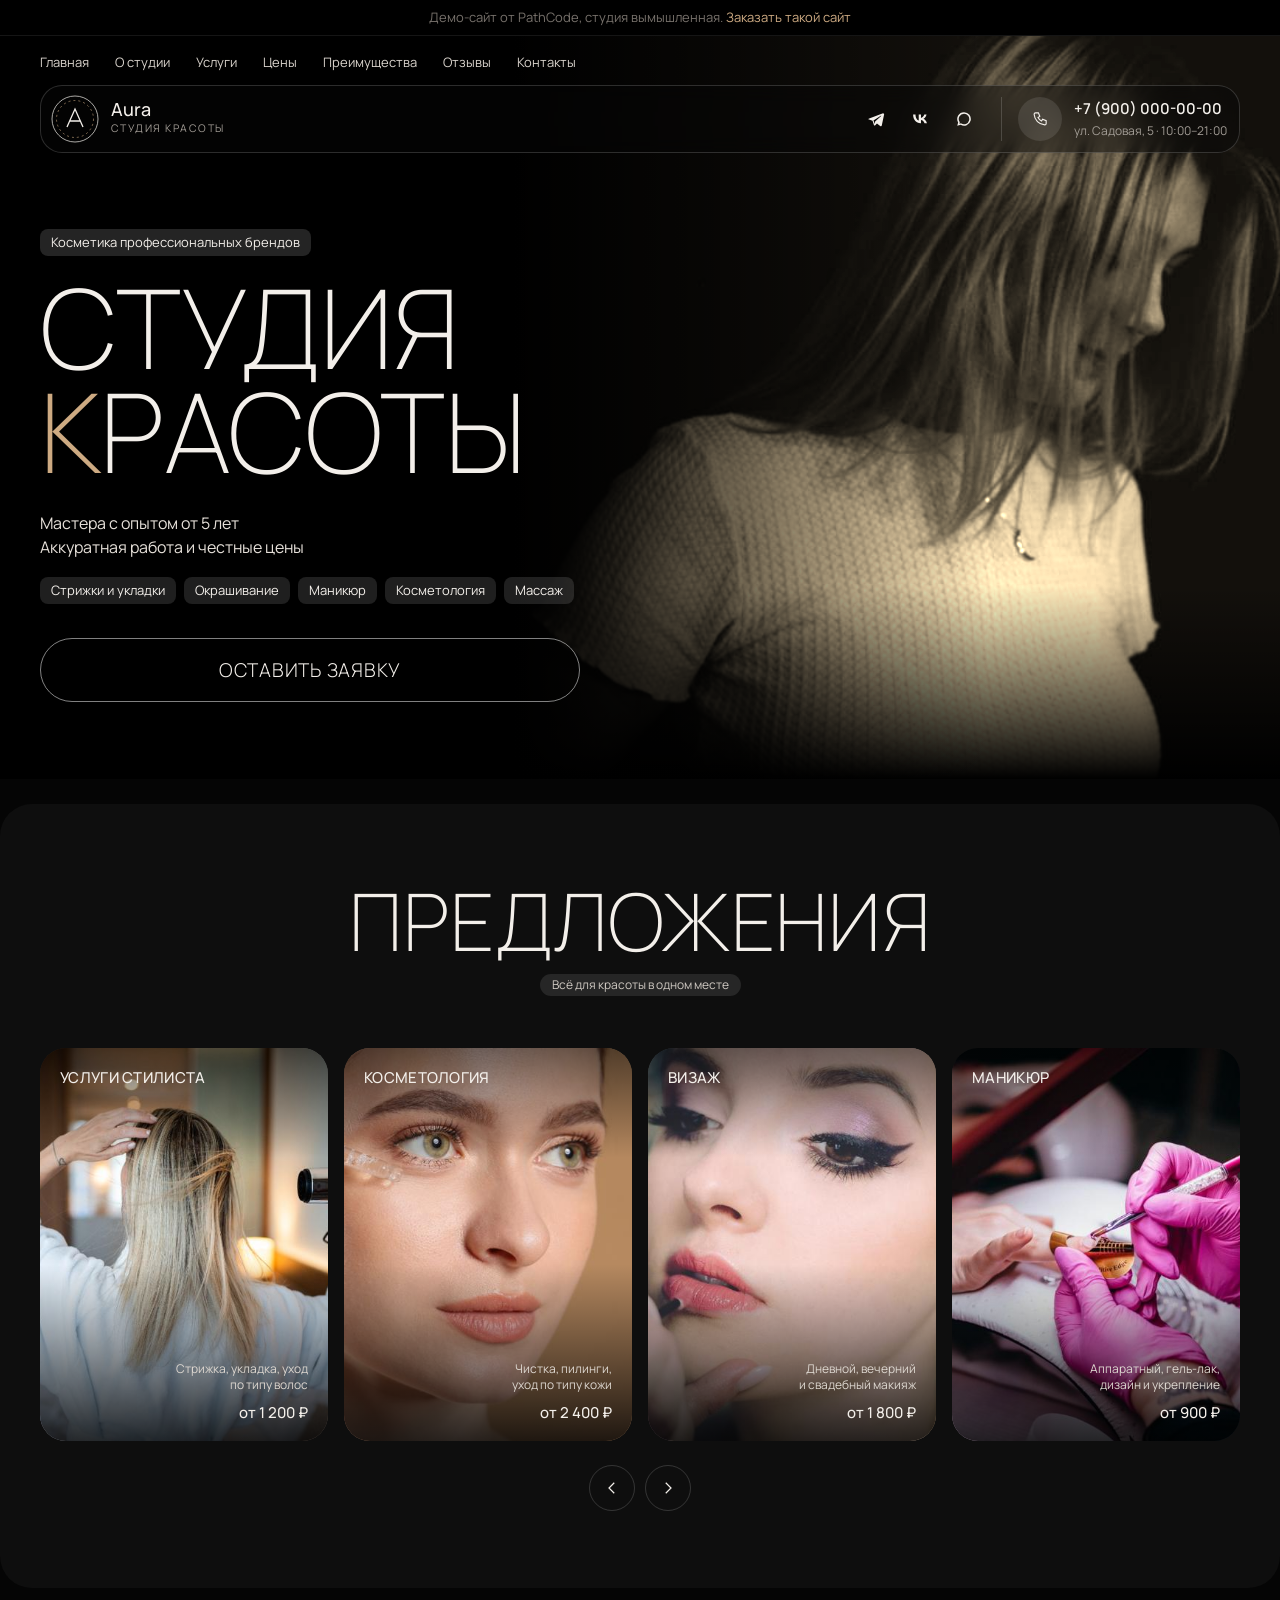
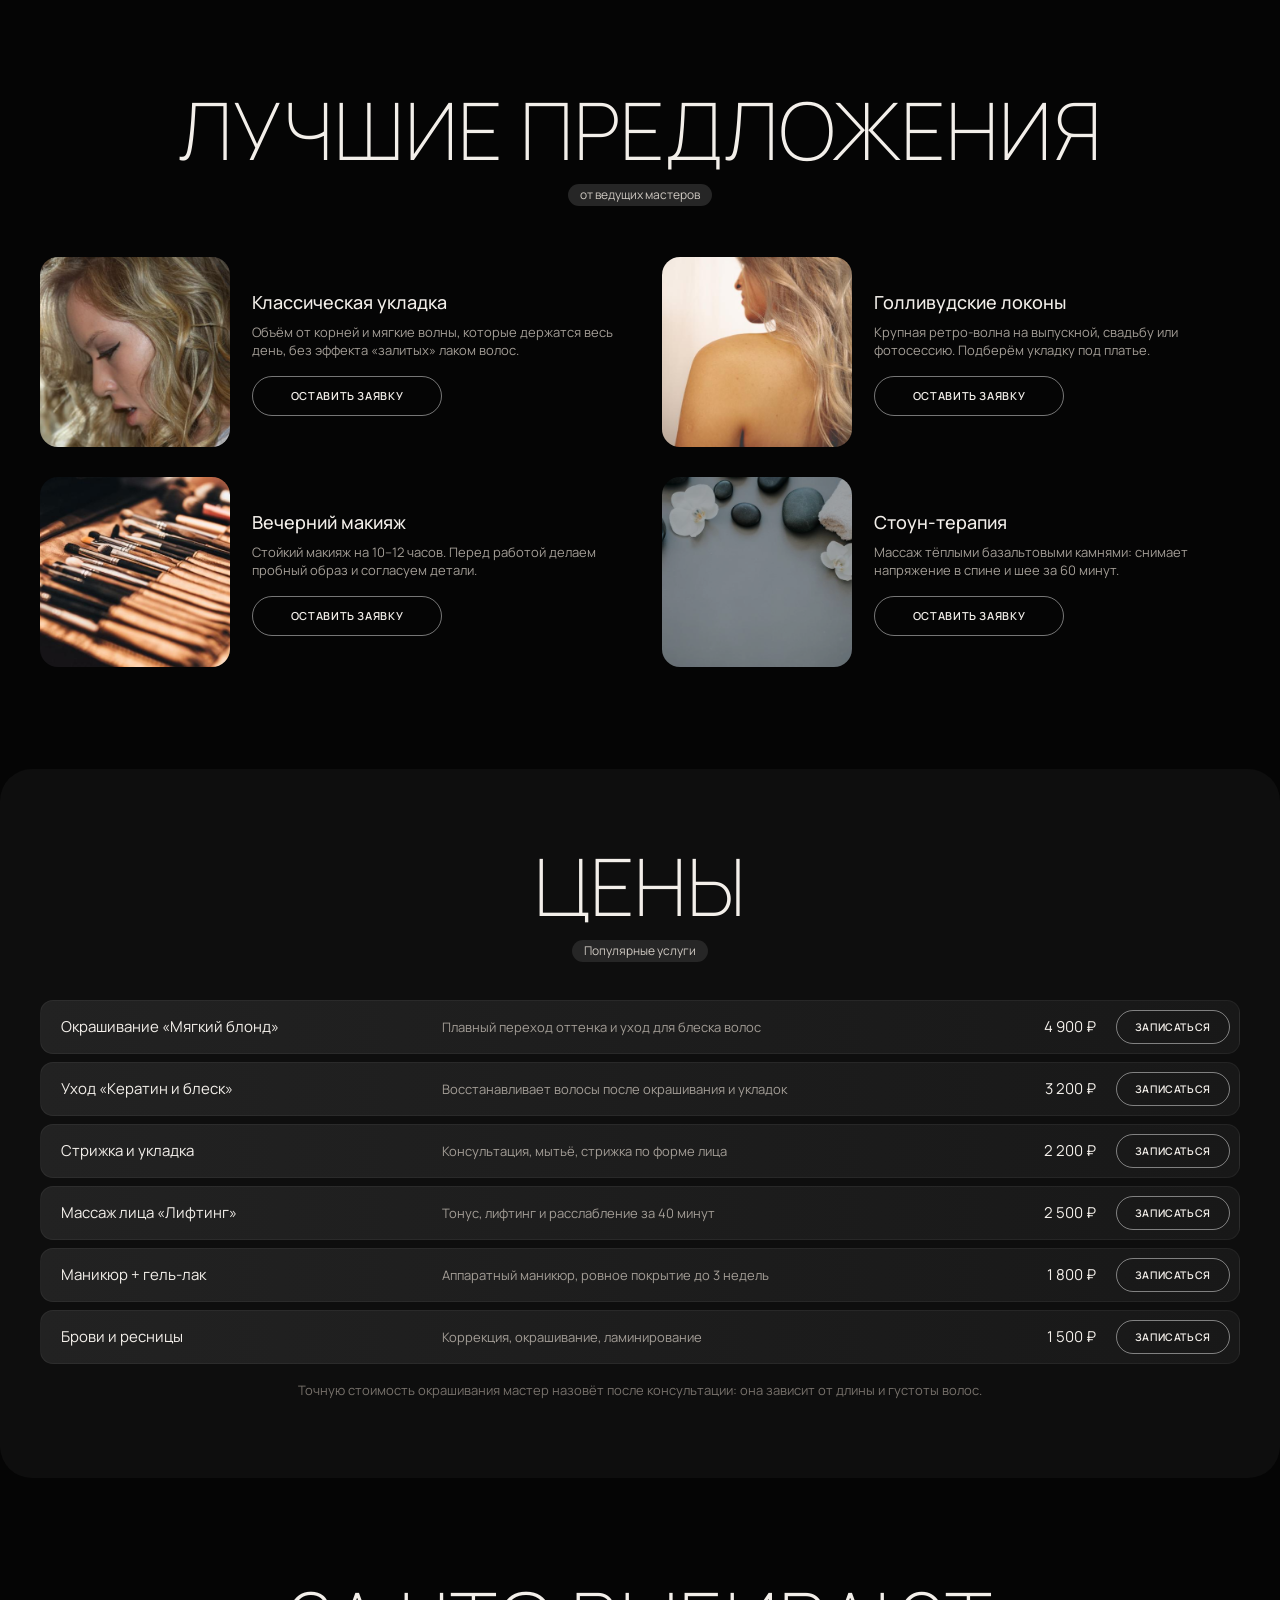
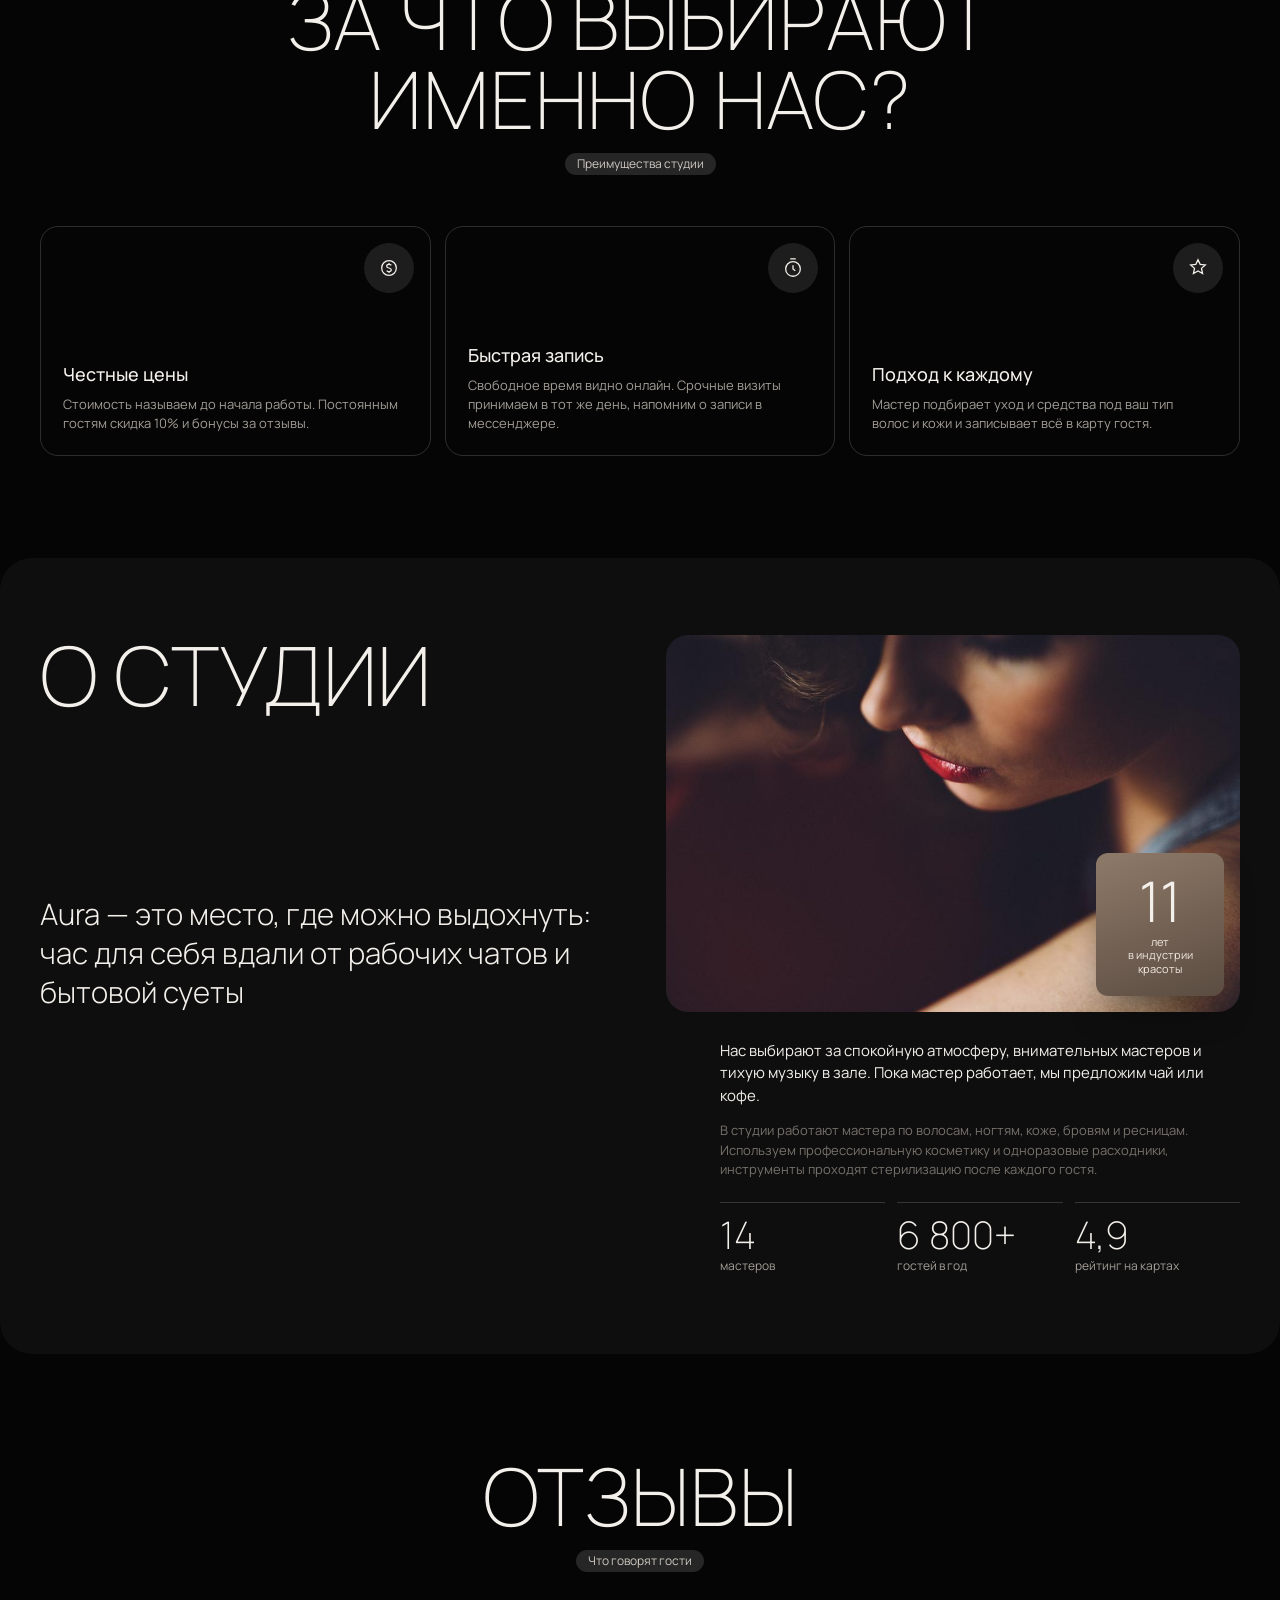
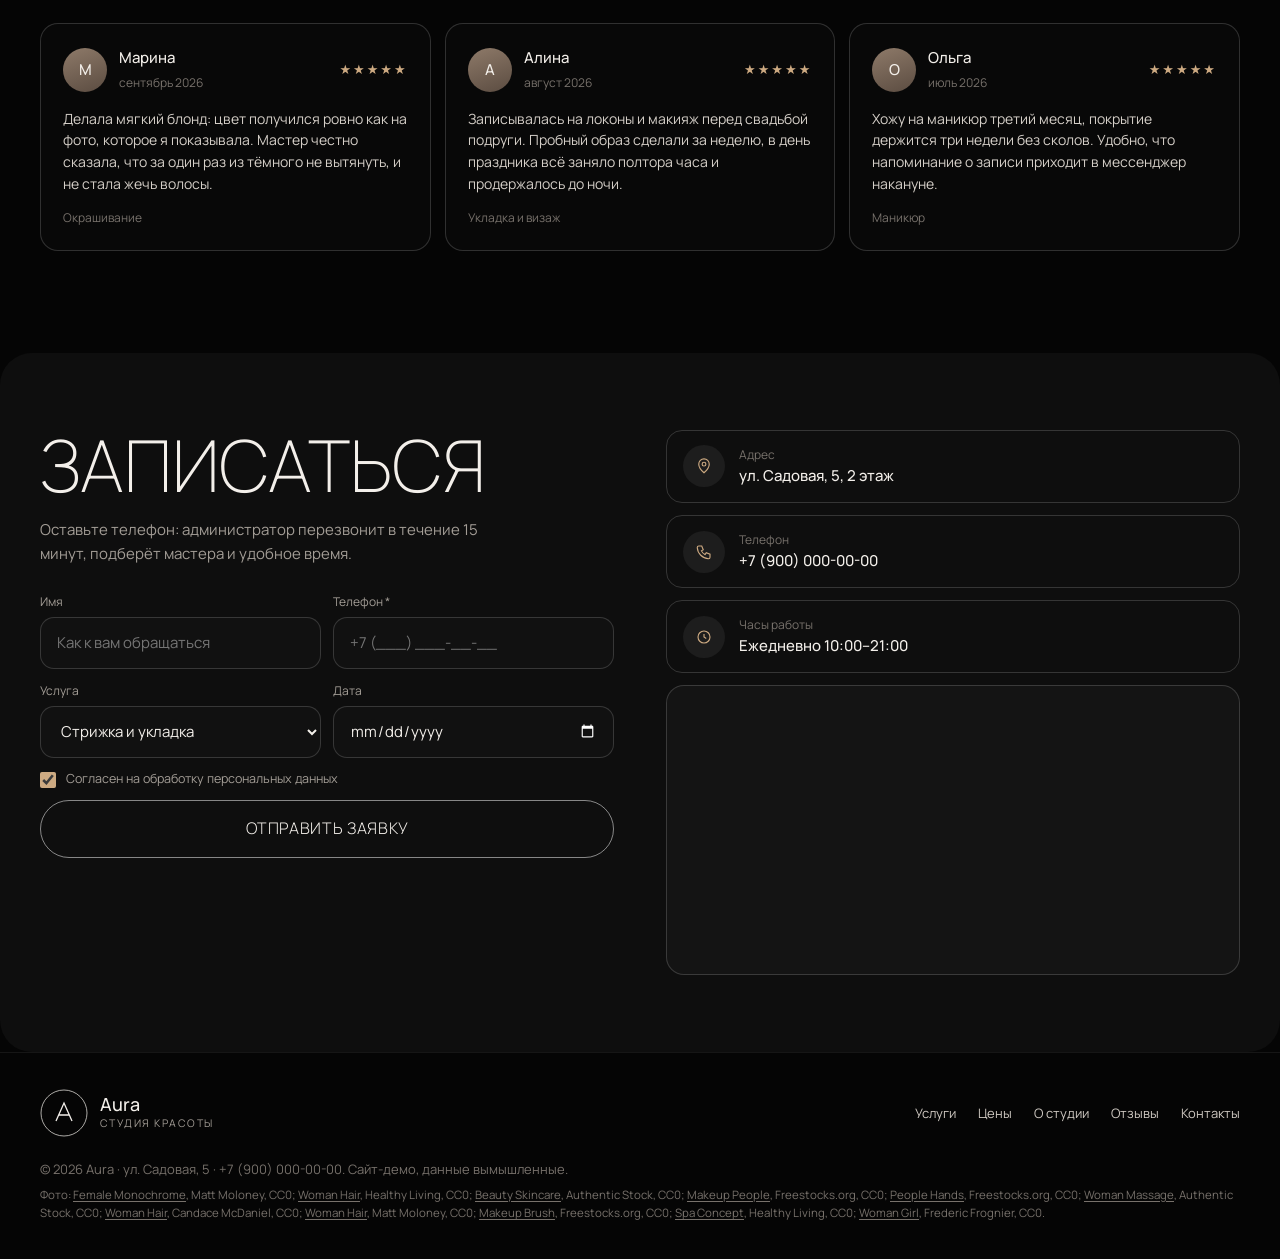
<file: works/salon.html>
<!doctype html>
<html lang="ru">
<head>
<meta charset="utf-8">
<meta name="viewport" content="width=device-width, initial-scale=1, viewport-fit=cover">
<title>Aura</title>
<meta name="description" content="Студия красоты Aura на Садовой, 5: стрижки и укладки, окрашивание, косметология, визаж, маникюр и массаж. Онлайн-запись к мастеру.">
<link rel="preconnect" href="https://fonts.googleapis.com">
<link rel="preconnect" href="https://fonts.gstatic.com" crossorigin>
<link rel="stylesheet" href="https://fonts.googleapis.com/css2?family=Manrope:wght@200;300;400;500;600&display=swap">
<style>
/* По референсу: чёрный фон, тонкие заглавные заголовки, бежевый акцент,
   шапка-плашка поверх фото, карточки с фото, прайс строками, контурные кнопки-капсулы. */
:root{
  --bg:#050505; --bg2:#0E0E0E; --panel:#161616; --line:rgba(255,255,255,.16);
  --fg:#F3EFEA; --muted:#A39D96; --dim:#77716B; --gold:#CDAA82;
  --taupe:linear-gradient(160deg,#8E7A69,#5B4C41);
  --f:"Manrope",system-ui,-apple-system,"Segoe UI",sans-serif;
  color-scheme:dark;
}
*{box-sizing:border-box}
html{scroll-behavior:smooth;scroll-padding-top:80px}
body{margin:0;background:var(--bg);color:var(--fg);font:400 15px/1.6 var(--f);-webkit-font-smoothing:antialiased;overflow-x:hidden}
img{display:block;max-width:100%}
a{color:inherit;text-decoration:none}
button,input,select{font:inherit;color:inherit}
:focus-visible{outline:1px solid var(--gold);outline-offset:3px}
.wrap{max-width:1240px;margin:0 auto;padding-left:max(20px,env(safe-area-inset-left,0px));padding-right:max(20px,env(safe-area-inset-right,0px))}
.demo{background:#000;color:var(--dim);font-size:13px;text-align:center;padding:7px 16px;border-bottom:1px solid #151515}
.demo a{color:var(--gold)}

.h2{font:200 clamp(34px,6.2vw,84px)/1 var(--f);text-transform:uppercase;letter-spacing:.01em;text-align:center;margin:0}
.sub{display:table;margin:14px auto 0;background:#262626;color:#CFC9C2;font-size:12px;line-height:1;padding:5px 12px;border-radius:99px}
.sec{padding-block:clamp(56px,8vw,104px)}
.block{background:var(--bg2);border-radius:clamp(0px,3vw,32px);max-width:1320px;margin:0 auto}
.btn-o{display:flex;align-items:center;justify-content:center;gap:12px;height:64px;padding:0 34px;border:1px solid rgba(255,255,255,.5);border-radius:999px;background:transparent;font-weight:300;font-size:19px;letter-spacing:.04em;text-transform:uppercase;cursor:pointer;transition:background .25s,color .25s,border-color .25s}
.btn-o:hover{background:var(--fg);color:#0A0A0A;border-color:var(--fg)}
.btn-s{display:inline-flex;align-items:center;justify-content:center;height:40px;padding:0 26px;border:1px solid rgba(255,255,255,.45);border-radius:999px;background:transparent;font-size:11px;font-weight:600;letter-spacing:.06em;text-transform:uppercase;cursor:pointer;transition:background .2s,color .2s}
.btn-s:hover{background:var(--fg);color:#0A0A0A}

/* ---------- первый экран ---------- */
.hero{position:relative;overflow:hidden;background:#000;isolation:isolate}
.hero-ph{position:absolute;top:0;right:0;bottom:0;width:60%;z-index:-1}
.hero-ph img{width:100%;height:100%;object-fit:cover;object-position:62% 30%;filter:sepia(.55) saturate(1.5) brightness(1.08) contrast(1.05)}
.hero-ph::after{content:"";position:absolute;inset:0;background:linear-gradient(90deg,#000 0%,rgba(0,0,0,.55) 30%,rgba(0,0,0,0) 62%),linear-gradient(0deg,#000 0%,rgba(0,0,0,0) 26%)}
.topnav{display:flex;flex-wrap:wrap;gap:6px 26px;padding:16px 0 12px;font-size:13px;color:#D9D3CC}
.topnav a:hover{color:var(--gold)}
.bar{display:flex;align-items:center;gap:18px;border:1px solid var(--line);border-radius:22px;padding:9px 12px 9px 10px;background:rgba(8,8,8,.45);backdrop-filter:blur(10px);-webkit-backdrop-filter:blur(10px)}
.logo{display:flex;align-items:center;gap:12px;min-width:0}
.logo svg{flex:none;width:48px;height:48px}
.logo b{display:block;font-weight:500;font-size:18px;line-height:1.1}
.logo small{display:block;color:var(--muted);font-size:10.5px;letter-spacing:.14em;text-transform:uppercase}
.soc{display:flex;gap:6px;margin-left:auto}
.soc a{width:38px;height:38px;display:grid;place-items:center;border-radius:50%;transition:background .2s}
.soc a:hover{background:rgba(255,255,255,.1)}
.soc svg{width:18px;height:18px;fill:var(--fg)}
.phone{display:flex;align-items:center;gap:12px;padding-left:16px;border-left:1px solid var(--line)}
.phone .ic{width:44px;height:44px;border-radius:50%;background:rgba(255,255,255,.1);display:grid;place-items:center;flex:none}
.phone .ic svg{width:17px;height:17px;stroke:var(--fg);fill:none;stroke-width:1.6}
.phone b{display:block;font-weight:600;font-size:15px;white-space:nowrap}
.phone small{display:block;color:var(--muted);font-size:12px;white-space:nowrap}
.burger{display:none;position:fixed;top:12px;right:12px;z-index:30;width:52px;height:52px;border-radius:14px;border:0;background:#D9C6A8;cursor:pointer;place-items:center;box-shadow:0 10px 30px -10px rgba(0,0,0,.6)}
.burger svg{width:24px;height:24px;stroke:#2A2219;stroke-width:1.8;fill:none}
.hero-body{padding:clamp(40px,6vw,84px) 0 clamp(48px,6vw,80px);max-width:640px}
.pill{display:inline-block;background:rgba(255,255,255,.14);border-radius:8px;padding:3px 11px;font-size:13px}
.hero h1{font:200 clamp(46px,8.6vw,122px)/.94 var(--f);text-transform:uppercase;letter-spacing:-.005em;margin:20px 0 28px}
.hero h1 .k{color:var(--gold)}
.hero .lead{font-size:16px;line-height:1.5;margin:0 0 18px;color:#E6E0D9}
.tags{display:flex;flex-wrap:wrap;gap:8px;margin-bottom:34px}
.tags span{background:rgba(255,255,255,.12);border-radius:8px;padding:3px 11px;font-size:13px}
.hero .btn-o{width:min(100%,540px)}

/* ---------- предложения ---------- */
.rail-wrap{position:relative;margin-top:clamp(32px,4vw,52px)}
.rail{display:grid;grid-auto-flow:column;grid-auto-columns:calc((100% - 48px)/4);gap:16px;overflow-x:auto;scroll-snap-type:x mandatory;scrollbar-width:none;padding-bottom:2px}
.rail::-webkit-scrollbar{display:none}
.card{position:relative;scroll-snap-align:start;border-radius:26px;overflow:hidden;aspect-ratio:3/4.1;background:#1A1A1A;isolation:isolate;cursor:pointer;text-align:left;border:0;padding:0}
.card img{position:absolute;inset:0;width:100%;height:100%;object-fit:cover;z-index:-1;transition:transform .6s}
.card:hover img{transform:scale(1.05)}
.card::after{content:"";position:absolute;inset:0;z-index:-1;background:linear-gradient(180deg,rgba(0,0,0,.55) 0%,rgba(0,0,0,0) 28%,rgba(0,0,0,0) 55%,rgba(0,0,0,.82) 100%)}
.card h3{position:absolute;left:20px;top:18px;right:20px;margin:0;font-weight:500;font-size:15px;text-transform:uppercase;letter-spacing:.02em}
.card .meta{position:absolute;right:20px;bottom:18px;left:20px;text-align:right;font-size:12px;color:#DDD7D0;line-height:1.4}
.card .meta b{display:block;margin-top:8px;font-weight:500;font-size:15px;color:var(--fg)}
.arrows{display:flex;justify-content:center;gap:10px;margin-top:22px}
.arrows button{width:46px;height:46px;border-radius:50%;border:1px solid var(--line);background:transparent;cursor:pointer;display:grid;place-items:center}
.arrows button:hover{border-color:var(--fg)}
.arrows svg{width:18px;height:18px;stroke:var(--fg);fill:none;stroke-width:1.6}

/* ---------- лучшие предложения ---------- */
.best{display:grid;grid-template-columns:repeat(2,minmax(0,1fr));gap:30px 44px;margin-top:clamp(32px,4vw,52px)}
.bi{display:grid;grid-template-columns:clamp(130px,15vw,190px) minmax(0,1fr);gap:22px;align-items:center}
.bi img{aspect-ratio:1;object-fit:cover;border-radius:18px;width:100%}
.bi img.dim{filter:brightness(.72) contrast(1.05)}
.bi h3{margin:0 0 6px;font-weight:500;font-size:18px}
.bi p{margin:0 0 16px;color:var(--muted);font-size:13px;line-height:1.45}
.bi .btn-s{min-width:min(100%,190px)}

/* ---------- прайс ---------- */
.prices{display:grid;gap:8px;margin-top:clamp(28px,3vw,40px)}
.pr{display:grid;grid-template-columns:minmax(0,1.05fr) minmax(0,1.6fr) auto auto;gap:20px;align-items:center;padding:9px 9px 9px 20px;border-radius:13px;background:linear-gradient(90deg,#222 0%,#181818 100%);border:1px solid rgba(255,255,255,.05)}
.pr .n{font-size:15px}
.pr .d{font-size:13px;color:var(--muted)}
.pr .p{font-size:15px;white-space:nowrap;text-align:right;min-width:84px}
.pr .btn-s{height:34px;padding:0 18px;font-size:10.5px}
.price-note{margin:16px 0 0;color:var(--dim);font-size:13px;text-align:center}

/* ---------- почему мы ---------- */
.why{display:grid;grid-template-columns:repeat(3,minmax(0,1fr));gap:14px;margin-top:clamp(32px,4vw,52px)}
.wc{position:relative;min-height:230px;border:1px solid var(--line);border-radius:18px;padding:22px;display:flex;flex-direction:column;justify-content:flex-end}
.wc .ic{position:absolute;top:16px;right:16px;width:50px;height:50px;border-radius:50%;background:#1D1D1D;display:grid;place-items:center}
.wc .ic svg{width:22px;height:22px;stroke:var(--fg);fill:none;stroke-width:1.4}
.wc h3{margin:0 0 6px;font-weight:500;font-size:18px}
.wc p{margin:0;color:var(--muted);font-size:13px;line-height:1.45;max-width:26em}

/* ---------- о студии ---------- */
.about-top{display:grid;grid-template-columns:minmax(0,1fr) minmax(0,1fr);gap:clamp(24px,4vw,56px);align-items:start}
.about h2{font:200 clamp(40px,6.4vw,84px)/1 var(--f);text-transform:uppercase;margin:0}
.about-l{display:flex;flex-direction:column;justify-content:space-between;gap:28px;align-self:stretch}
.about-ph{position:relative}
.about-ph img{width:100%;aspect-ratio:16/10.5;object-fit:cover;border-radius:22px}
.badge{position:absolute;right:16px;bottom:16px;width:clamp(96px,11vw,128px);aspect-ratio:1/1.12;border-radius:12px;background:var(--taupe);display:flex;flex-direction:column;align-items:center;justify-content:center;text-align:center;padding:10px;box-shadow:0 18px 40px -16px rgba(0,0,0,.8)}
.badge b{font-weight:300;font-size:clamp(40px,4.4vw,56px);line-height:1}
.badge small{font-size:11px;line-height:1.25;margin-top:6px;color:#F1E9E0}
.about-big{font-weight:300;font-size:clamp(20px,2.3vw,30px);line-height:1.32;margin:0;max-width:21em}
.about-side{margin:28px 0 0 auto;width:min(100%,520px)}
.about-side p{margin:0 0 14px;font-size:15px;line-height:1.5}
.about-side p.s{color:var(--dim);font-size:13px}
.nums{display:grid;grid-template-columns:repeat(3,minmax(0,1fr));gap:12px;margin-top:22px}
.nums div{border-top:1px solid var(--line);padding-top:12px}
.nums b{display:block;font-weight:200;font-size:clamp(24px,3vw,38px);line-height:1;white-space:nowrap}
.nums small{color:var(--muted);font-size:12px}

/* ---------- отзывы ---------- */
.revs{display:grid;grid-template-columns:repeat(3,minmax(0,1fr));gap:14px;margin-top:clamp(32px,4vw,52px)}
.rv{border:1px solid var(--line);border-radius:18px;padding:22px;display:flex;flex-direction:column;gap:14px;background:rgba(255,255,255,.015)}
.rv-h{display:flex;align-items:center;gap:12px}
.ava{width:44px;height:44px;border-radius:50%;background:var(--taupe);display:grid;place-items:center;font-weight:500;flex:none}
.rv-h b{display:block;font-weight:500}
.rv-h small{color:var(--dim);font-size:12px}
.stars{margin-left:auto;color:var(--gold);letter-spacing:2px;font-size:13px}
.rv p{margin:0;color:#D5CFC8;font-size:14px;line-height:1.55}
.rv .svc{margin-top:auto;font-size:12px;color:var(--dim)}

/* ---------- запись и контакты ---------- */
.book{display:grid;grid-template-columns:minmax(0,1fr) minmax(0,1fr);gap:clamp(28px,4vw,56px);align-items:start}
.book h2{font:200 clamp(38px,5.6vw,76px)/1 var(--f);text-transform:uppercase;margin:0 0 16px}
.book .intro{color:var(--muted);margin:0 0 26px;max-width:30em}
.form{display:grid;grid-template-columns:repeat(2,minmax(0,1fr));gap:12px}
.form .full{grid-column:1/-1}
.fld{display:grid;gap:6px}
.fld span{font-size:12px;color:var(--muted)}
.fld input,.fld select{height:52px;border-radius:14px;border:1px solid var(--line);background:#111;padding:0 16px;outline:none;width:100%;min-width:0;transition:border-color .2s}
.fld input:focus,.fld select:focus{border-color:var(--gold)}
.fld.err input{border-color:#C9665A}
.chk{display:flex;gap:10px;align-items:flex-start;font-size:12.5px;color:var(--muted);line-height:1.4}
.chk input{margin:2px 0 0;accent-color:var(--gold);width:16px;height:16px;flex:none}
.form .btn-o{height:58px;font-size:16px}
.ok{display:none;border:1px solid var(--gold);border-radius:14px;padding:14px 16px;color:var(--fg);font-size:14px}
.ok.show{display:block}
.cts{display:grid;gap:12px}
.ct{display:flex;gap:14px;align-items:center;border:1px solid var(--line);border-radius:16px;padding:14px 16px}
.ct .ic{width:42px;height:42px;border-radius:50%;background:#1D1D1D;display:grid;place-items:center;flex:none}
.ct .ic svg{width:18px;height:18px;stroke:var(--gold);fill:none;stroke-width:1.5}
.ct small{display:block;color:var(--dim);font-size:12px}
.ct b{font-weight:500}
.map{height:290px;border-radius:18px;overflow:hidden;border:1px solid var(--line);background:#141414}
.map iframe{width:100%;height:100%;border:0;display:block}

footer{border-top:1px solid #161616;padding:36px 0 30px;color:var(--dim);font-size:13px}
.f-top{display:flex;flex-wrap:wrap;gap:20px 40px;align-items:center;justify-content:space-between;margin-bottom:22px}
.f-nav{display:flex;flex-wrap:wrap;gap:8px 22px;color:#CFC9C2}
.f-nav a:hover{color:var(--gold)}
footer p{margin:6px 0}
.credits{font-size:11.5px;line-height:1.6}
.credits a{text-decoration:underline;text-underline-offset:2px}

/* ---------- окно заявки и мобильное меню ---------- */
.modal{position:fixed;inset:0;z-index:50;background:rgba(0,0,0,.72);backdrop-filter:blur(6px);display:none;align-items:center;justify-content:center;padding:16px}
.modal.open{display:flex}
.m-box{position:relative;width:min(100%,460px);max-height:calc(100dvh - 32px);overflow:auto;background:#101010;border:1px solid var(--line);border-radius:24px;padding:30px 24px 24px}
.m-box h3{font:200 34px/1 var(--f);text-transform:uppercase;margin:0 0 8px}
.m-box > p{color:var(--muted);margin:0 0 20px;font-size:14px}
.m-box .form{grid-template-columns:1fr}
.x{position:absolute;top:12px;right:12px;width:40px;height:40px;border-radius:50%;border:1px solid var(--line);background:transparent;cursor:pointer;display:grid;place-items:center}
.x svg{width:16px;height:16px;stroke:var(--fg);stroke-width:1.6}
.menu{position:fixed;inset:0;z-index:40;background:rgba(5,5,5,.97);display:none;flex-direction:column;justify-content:center;gap:6px;padding:80px 28px 40px}
.menu.open{display:flex}
.menu a{font:200 34px/1.25 var(--f);text-transform:uppercase}
.menu .m-ph{margin-top:22px;font-size:16px;color:var(--gold)}

/* ---------- адаптив ---------- */
@media (max-width:1080px){
  .phone{display:none}
  .rail{grid-auto-columns:calc((100% - 32px)/3)}
}
@media (max-width:860px){
  .topnav{display:none}
  .demo{padding-right:76px;text-align:left}
  .burger{display:grid}
  .hero{padding-top:12px}
  .bar{flex-direction:column;gap:12px;padding:16px 14px 14px;margin-right:62px;align-items:stretch;background:rgba(6,6,6,.5)}
  .logo{justify-content:flex-start}
  .soc{margin:0;justify-content:center}
  .phone{display:flex;border:0;padding:0;justify-content:center}
  .hero-ph{width:100%}
  .hero-ph::after{background:linear-gradient(180deg,rgba(0,0,0,.25) 0%,rgba(0,0,0,.35) 40%,rgba(0,0,0,.9) 100%)}
  .hero-ph img{object-position:58% 20%}
  .hero-body{padding:34px 0 40px}
  .tags{flex-direction:column;align-items:flex-start;gap:6px}
  .hero .btn-o{width:100%}
  .rail{grid-auto-columns:46%}
  .best{grid-template-columns:1fr}
  .pr{grid-template-columns:minmax(0,1fr) auto;grid-template-areas:"n p" "d d" "b b";gap:6px 14px;padding:14px 14px 14px 16px}
  .pr .n{grid-area:n}.pr .d{grid-area:d}.pr .p{grid-area:p}.pr .btn-s{grid-area:b;margin-top:6px}
  .why,.revs{grid-template-columns:1fr}
  .wc{min-height:170px}
  .about-top,.book{grid-template-columns:1fr}
  .about-side{margin-left:0}
}
@media (max-width:560px){
  .hero h1{font-size:14.5vw}
  .h2{font-size:10.4vw}
  .about h2,.book h2{font-size:12vw}
  .rail{grid-auto-columns:78%}
  .bi{grid-template-columns:118px minmax(0,1fr);gap:16px}
  .bi .btn-s{padding:0 16px;min-width:0}
  .form{grid-template-columns:1fr}
  .btn-o{font-size:16px;height:58px;padding:0 20px}
  .nums small{font-size:11px}
}
@media (max-width:360px){
  .bar{margin-right:58px;padding:14px 10px 12px}
  .logo svg{width:40px;height:40px}
  .logo b{font-size:16px}
  .phone .ic{width:38px;height:38px}
  .burger{width:46px;height:46px;top:10px;right:10px}
  .bi{grid-template-columns:96px minmax(0,1fr)}
  .card h3{font-size:13.5px}
}
@media (prefers-reduced-motion:reduce){html{scroll-behavior:auto}*{transition:none!important}}

/* закреплённая панель: выезжает, когда шапка ушла за верх экрана */
.stick{position:fixed;top:0;left:0;right:0;z-index:38;transform:translateY(-110%);transition:transform .3s ease;padding-top:env(safe-area-inset-top,0px)}
.stick.on{transform:none}
.stick .wrap{display:flex;align-items:center;gap:26px;min-height:64px}
.s-logo{display:flex;align-items:center;gap:10px;text-decoration:none;color:inherit;flex:none}
.s-nav{display:flex;gap:24px;margin-left:auto;white-space:nowrap}
.s-nav a{text-decoration:none;color:inherit}
.s-tel{display:flex;align-items:center;gap:8px;text-decoration:none;color:inherit;white-space:nowrap;font-weight:600}
.s-tel svg,.s-burger svg{width:18px;height:18px;fill:none;stroke:currentColor;stroke-width:2;stroke-linecap:round;stroke-linejoin:round;flex:none}
.s-cta{flex:none;cursor:pointer;text-decoration:none;white-space:nowrap}
.s-burger{display:none;width:44px;height:44px;border:0;cursor:pointer;place-items:center;flex:none;padding:0}
.s-drop{display:none;flex-direction:column;gap:2px;padding:6px 20px 16px}
.s-drop.open{display:flex}
.s-drop a{text-decoration:none;color:inherit;padding:10px 0;border-bottom:1px solid currentColor;border-color:rgba(128,128,128,.22)}
@media (prefers-reduced-motion:reduce){.stick{transition:none}}

.stick{background:rgba(5,5,5,.88);backdrop-filter:blur(12px);-webkit-backdrop-filter:blur(12px);border-bottom:1px solid var(--line);color:var(--fg);font-family:var(--f)}
.s-mk{width:36px;height:36px}
.s-logo b{font-weight:500;font-size:17px}
.s-nav{font-size:13px;color:#D9D3CC}
.s-nav a:hover{color:var(--gold)}
.s-tel{font-size:14px}.s-tel svg{color:var(--gold)}
.s-cta{height:40px;padding:0 22px;border:1px solid rgba(255,255,255,.5);border-radius:999px;background:transparent;color:var(--fg);font-size:11px;font-weight:600;letter-spacing:.06em;text-transform:uppercase;transition:background .2s,color .2s}
.s-cta:hover{background:var(--fg);color:#0A0A0A}
.s-burger{border-radius:12px;background:#D9C6A8;color:#2A2219}
@media (max-width:1080px){.stick .s-tel span{display:none}}
@media (max-width:860px){.stick .s-nav{display:none}.stick .s-tel{margin-left:auto}.s-burger{display:grid}.stick .wrap{gap:12px}}
@media (max-width:400px){.stick .s-cta{display:none}}
</style>
</head>
<body>
<div class="demo">Демо-сайт от PathCode, студия вымышленная. <a href="https://t.me/BeauG0sse" target="_blank" rel="noopener">Заказать такой сайт</a></div>
<div class="stick" id="stick"><div class="wrap"><a class="s-logo" href="#top" aria-label="Наверх"><svg class="s-mk" viewBox="0 0 48 48" aria-hidden="true"><circle cx="24" cy="24" r="23" fill="none" stroke="#F3EFEA" stroke-opacity=".7"/><path d="M16 32 24 14l8 18M19 26h10" fill="none" stroke="#F3EFEA" stroke-width="1.6"/></svg><b>Aura</b></a><nav class="s-nav" aria-label="Разделы"><a href="#about">О студии</a><a href="#offers">Услуги</a><a href="#prices">Цены</a><a href="#why">Преимущества</a><a href="#reviews">Отзывы</a><a href="#book">Контакты</a></nav><a class="s-tel" href="tel:+79000000000" aria-label="Позвонить"><svg viewBox="0 0 24 24"><path d="M5 4h4l2 5-2.5 1.5a11 11 0 0 0 5 5L15 13l5 2v4a2 2 0 0 1-2 2A16 16 0 0 1 3 6a2 2 0 0 1 2-2"/></svg><span>+7 (900) 000-00-00</span></a><button class="s-cta" type="button" data-book>Записаться</button><button class="s-burger" type="button" aria-label="Меню" aria-expanded="false"><svg viewBox="0 0 24 24"><path d="M4 7h16M4 12h16M4 17h16"/></svg></button></div></div>

<button class="burger" type="button" aria-label="Меню" aria-expanded="false" id="burger"><svg viewBox="0 0 24 24"><path d="M4 7h16M8 12h12M4 17h16"/></svg></button>
<nav class="menu" id="menu" aria-label="Меню">
  <a href="#offers">Услуги</a><a href="#prices">Цены</a><a href="#why">Преимущества</a><a href="#about">О студии</a><a href="#reviews">Отзывы</a><a href="#book">Контакты</a>
  <a class="m-ph" href="tel:+79000000000">+7 (900) 000-00-00</a>
</nav>

<header class="hero" id="top">
  <div class="hero-ph"><img src="../img/salon-hero.jpg" alt="Девушка с длинными светлыми волосами на тёмном фоне" fetchpriority="high"></div>
  <div class="wrap">
    <nav class="topnav" aria-label="Разделы">
      <a href="#top">Главная</a><a href="#about">О студии</a><a href="#offers">Услуги</a><a href="#prices">Цены</a><a href="#why">Преимущества</a><a href="#reviews">Отзывы</a><a href="#book">Контакты</a>
    </nav>
    <div class="bar">
      <a class="logo" href="#top" aria-label="Aura — на главную">
        <svg viewBox="0 0 48 48" aria-hidden="true"><circle cx="24" cy="24" r="23" fill="none" stroke="#F3EFEA" stroke-opacity=".7"/><circle cx="24" cy="24" r="18.5" fill="none" stroke="#CDAA82" stroke-opacity=".6" stroke-dasharray="2 3"/><path d="M16 32 24 14l8 18M19 26h10" fill="none" stroke="#F3EFEA" stroke-width="1.3"/></svg>
        <span><b>Aura</b><small>Студия красоты</small></span>
      </a>
      <div class="soc">
        <a href="#book" aria-label="Telegram"><svg viewBox="0 0 24 24"><path d="M21.4 4.2 2.9 11.3c-1.2.5-1.2 1.2-.2 1.5l4.7 1.5 1.8 5.6c.2.6.4.8.9.8.4 0 .6-.2.9-.5l2.3-2.2 4.7 3.5c.9.5 1.5.2 1.7-.8l3.1-14.6c.3-1.3-.5-1.8-1.4-1.4ZM8.6 14l9.8-6.2c.5-.3.9-.1.5.2l-8.1 7.3-.3 3.4L8.6 14Z"/></svg></a>
        <a href="#book" aria-label="ВКонтакте"><svg viewBox="0 0 24 24"><path d="M12.9 17.5C6.6 17.5 3 13.2 2.8 6h3.2c.1 5.3 2.4 7.5 4.3 8V6h3v4.6c1.8-.2 3.8-2.3 4.4-4.6h3c-.5 2.8-2.6 4.9-4.1 5.7 1.5.7 3.8 2.5 4.7 5.8h-3.3c-.7-2.2-2.5-3.9-4.7-4.2v4.2h-.4Z"/></svg></a>
        <a href="#book" aria-label="Чат"><svg viewBox="0 0 24 24"><path d="M12 3a9 9 0 0 0-7.8 13.5L3 21l4.6-1.2A9 9 0 1 0 12 3Zm0 2a7 7 0 1 1-3.6 13l-.3-.2-2.3.6.6-2.2-.2-.3A7 7 0 0 1 12 5Z"/></svg></a>
      </div>
      <a class="phone" href="tel:+79000000000">
        <span class="ic"><svg viewBox="0 0 24 24"><path d="M5 4h4l2 5-2.5 1.5a11 11 0 0 0 5 5L15 13l5 2v4a2 2 0 0 1-2 2A16 16 0 0 1 3 6a2 2 0 0 1 2-2"/></svg></span>
        <span><b>+7 (900) 000-00-00</b><small>ул. Садовая, 5 · 10:00–21:00</small></span>
      </a>
    </div>
    <div class="hero-body">
      <span class="pill">Косметика профессиональных брендов</span>
      <h1>Студия<br><span class="k">К</span>расоты</h1>
      <p class="lead">Мастера с опытом от 5 лет<br>Аккуратная работа и честные цены</p>
      <div class="tags"><span>Стрижки и укладки</span><span>Окрашивание</span><span>Маникюр</span><span>Косметология</span><span>Массаж</span></div>
      <button class="btn-o" type="button" data-book>Оставить заявку</button>
    </div>
  </div>
</header>

<main>
<section id="offers" style="padding-top:clamp(16px,2vw,28px)">
  <div class="block" style="padding-block:clamp(48px,6vw,80px)">
    <div class="wrap">
      <h2 class="h2">Предложения</h2>
      <span class="sub">Всё для красоты в одном месте</span>
      <div class="rail-wrap">
        <div class="rail" id="rail">
          <button class="card" type="button" data-book="Стрижка и укладка"><img src="../img/salon-style.jpg" alt="Укладка феном" loading="lazy"><h3>Услуги стилиста</h3><span class="meta">Стрижка, укладка, уход<br>по типу волос<b>от 1 200 ₽</b></span></button>
          <button class="card" type="button" data-book="Косметология"><img src="../img/salon-cosm.jpg" alt="Сыворотка для лица" loading="lazy"><h3>Косметология</h3><span class="meta">Чистка, пилинги,<br>уход по типу кожи<b>от 2 400 ₽</b></span></button>
          <button class="card" type="button" data-book="Визаж"><img src="../img/salon-visage.jpg" alt="Визажист наносит помаду" loading="lazy"><h3>Визаж</h3><span class="meta">Дневной, вечерний<br>и свадебный макияж<b>от 1 800 ₽</b></span></button>
          <button class="card" type="button" data-book="Маникюр"><img src="../img/salon-nails.jpg" alt="Мастер маникюра за работой" loading="lazy"><h3>Маникюр</h3><span class="meta">Аппаратный, гель-лак,<br>дизайн и укрепление<b>от 900 ₽</b></span></button>
          <button class="card" type="button" data-book="Массаж"><img src="../img/salon-massage.jpg" alt="Массаж спины" loading="lazy"><h3>Массаж</h3><span class="meta">Классический, спина,<br>лицо и шейная зона<b>от 1 900 ₽</b></span></button>
        </div>
      </div>
      <div class="arrows"><button type="button" data-dir="-1" aria-label="Назад"><svg viewBox="0 0 24 24"><path d="M15 5l-7 7 7 7"/></svg></button><button type="button" data-dir="1" aria-label="Вперёд"><svg viewBox="0 0 24 24"><path d="M9 5l7 7-7 7"/></svg></button></div>
    </div>
  </div>
</section>

<section class="sec">
  <div class="wrap">
    <h2 class="h2">Лучшие предложения</h2>
    <span class="sub">от ведущих мастеров</span>
    <div class="best">
      <div class="bi"><img src="../img/salon-waves.jpg" alt="Мягкие волны на светлых волосах" loading="lazy"><div><h3>Классическая укладка</h3><p>Объём от корней и мягкие волны, которые держатся весь день, без эффекта «залитых» лаком волос.</p><button class="btn-s" type="button" data-book="Укладка">Оставить заявку</button></div></div>
      <div class="bi"><img src="../img/salon-curls.jpg" alt="Длинные волнистые волосы, вид со спины" loading="lazy"><div><h3>Голливудские локоны</h3><p>Крупная ретро-волна на выпускной, свадьбу или фотосессию. Подберём укладку под платье.</p><button class="btn-s" type="button" data-book="Укладка">Оставить заявку</button></div></div>
      <div class="bi"><img src="../img/salon-brushes.jpg" alt="Набор кистей для макияжа" loading="lazy"><div><h3>Вечерний макияж</h3><p>Стойкий макияж на 10–12 часов. Перед работой делаем пробный образ и согласуем детали.</p><button class="btn-s" type="button" data-book="Визаж">Оставить заявку</button></div></div>
      <div class="bi"><img class="dim" src="../img/salon-stones.jpg" alt="Камни для стоун-терапии и полотенца" loading="lazy"><div><h3>Стоун-терапия</h3><p>Массаж тёплыми базальтовыми камнями: снимает напряжение в спине и шее за 60 минут.</p><button class="btn-s" type="button" data-book="Массаж">Оставить заявку</button></div></div>
    </div>
  </div>
</section>

<section class="sec block" id="prices" style="padding-block:clamp(48px,6vw,80px)">
  <div class="wrap">
    <h2 class="h2">Цены</h2>
    <span class="sub">Популярные услуги</span>
    <div class="prices">
      <div class="pr"><span class="n">Окрашивание «Мягкий блонд»</span><span class="d">Плавный переход оттенка и уход для блеска волос</span><span class="p">4 900 ₽</span><button class="btn-s" type="button" data-book="Окрашивание">Записаться</button></div>
      <div class="pr"><span class="n">Уход «Кератин и блеск»</span><span class="d">Восстанавливает волосы после окрашивания и укладок</span><span class="p">3 200 ₽</span><button class="btn-s" type="button" data-book="Стрижка и укладка">Записаться</button></div>
      <div class="pr"><span class="n">Стрижка и укладка</span><span class="d">Консультация, мытьё, стрижка по форме лица</span><span class="p">2 200 ₽</span><button class="btn-s" type="button" data-book="Стрижка и укладка">Записаться</button></div>
      <div class="pr"><span class="n">Массаж лица «Лифтинг»</span><span class="d">Тонус, лифтинг и расслабление за 40 минут</span><span class="p">2 500 ₽</span><button class="btn-s" type="button" data-book="Косметология">Записаться</button></div>
      <div class="pr"><span class="n">Маникюр + гель-лак</span><span class="d">Аппаратный маникюр, ровное покрытие до 3 недель</span><span class="p">1 800 ₽</span><button class="btn-s" type="button" data-book="Маникюр">Записаться</button></div>
      <div class="pr"><span class="n">Брови и ресницы</span><span class="d">Коррекция, окрашивание, ламинирование</span><span class="p">1 500 ₽</span><button class="btn-s" type="button" data-book="Брови и ресницы">Записаться</button></div>
    </div>
    <p class="price-note">Точную стоимость окрашивания мастер назовёт после консультации: она зависит от длины и густоты волос.</p>
  </div>
</section>

<section class="sec" id="why">
  <div class="wrap">
    <h2 class="h2">За что выбирают<br>именно нас?</h2>
    <span class="sub">Преимущества студии</span>
    <div class="why">
      <div class="wc"><span class="ic"><svg viewBox="0 0 24 24"><circle cx="12" cy="12" r="8"/><path d="M14.5 9.2c-.6-.8-1.5-1.2-2.5-1.2-1.4 0-2.5.8-2.5 2s1.1 1.6 2.5 2 2.5.9 2.5 2-1.1 2-2.5 2c-1 0-1.9-.4-2.5-1.2M12 6.5V8m0 8v1.5"/></svg></span><h3>Честные цены</h3><p>Стоимость называем до начала работы. Постоянным гостям скидка 10% и бонусы за отзывы.</p></div>
      <div class="wc"><span class="ic"><svg viewBox="0 0 24 24"><circle cx="12" cy="13" r="8"/><path d="M12 9v4l2.5 2M9 2h6"/></svg></span><h3>Быстрая запись</h3><p>Свободное время видно онлайн. Срочные визиты принимаем в тот же день, напомним о записи в мессенджере.</p></div>
      <div class="wc"><span class="ic"><svg viewBox="0 0 24 24"><path d="M12 3l2.4 5 5.6.6-4.2 3.8 1.2 5.6L12 15.3 7 18l1.2-5.6L4 8.6 9.6 8 12 3Z"/></svg></span><h3>Подход к каждому</h3><p>Мастер подбирает уход и средства под ваш тип волос и кожи и записывает всё в карту гостя.</p></div>
    </div>
  </div>
</section>

<section class="sec about block" id="about" style="padding-block:clamp(48px,6vw,80px)">
  <div class="wrap">
    <div class="about-top">
      <div class="about-l"><h2>О студии</h2>
      <p class="about-big">Aura — это место, где можно выдохнуть: час для себя вдали от рабочих чатов и бытовой суеты</p></div>
      <div class="about-ph"><img src="../img/salon-about.jpg" alt="Девушка с вечерним макияжем" loading="lazy"><div class="badge"><b>11</b><small>лет<br>в индустрии<br>красоты</small></div></div>
    </div>
    <div class="about-side">
      <p>Нас выбирают за спокойную атмосферу, внимательных мастеров и тихую музыку в зале. Пока мастер работает, мы предложим чай или кофе.</p>
      <p class="s">В студии работают мастера по волосам, ногтям, коже, бровям и ресницам. Используем профессиональную косметику и одноразовые расходники, инструменты проходят стерилизацию после каждого гостя.</p>
      <div class="nums"><div><b>14</b><small>мастеров</small></div><div><b>6 800+</b><small>гостей в год</small></div><div><b>4,9</b><small>рейтинг на картах</small></div></div>
    </div>
  </div>
</section>

<section class="sec" id="reviews">
  <div class="wrap">
    <h2 class="h2">Отзывы</h2>
    <span class="sub">Что говорят гости</span>
    <div class="revs">
      <article class="rv"><div class="rv-h"><span class="ava">М</span><div><b>Марина</b><small>сентябрь 2026</small></div><span class="stars" aria-label="5 из 5">★★★★★</span></div><p>Делала мягкий блонд: цвет получился ровно как на фото, которое я показывала. Мастер честно сказала, что за один раз из тёмного не вытянуть, и не стала жечь волосы.</p><span class="svc">Окрашивание</span></article>
      <article class="rv"><div class="rv-h"><span class="ava">А</span><div><b>Алина</b><small>август 2026</small></div><span class="stars" aria-label="5 из 5">★★★★★</span></div><p>Записывалась на локоны и макияж перед свадьбой подруги. Пробный образ сделали за неделю, в день праздника всё заняло полтора часа и продержалось до ночи.</p><span class="svc">Укладка и визаж</span></article>
      <article class="rv"><div class="rv-h"><span class="ava">О</span><div><b>Ольга</b><small>июль 2026</small></div><span class="stars" aria-label="5 из 5">★★★★★</span></div><p>Хожу на маникюр третий месяц, покрытие держится три недели без сколов. Удобно, что напоминание о записи приходит в мессенджер накануне.</p><span class="svc">Маникюр</span></article>
    </div>
  </div>
</section>

<section class="sec block" id="book" style="padding-block:clamp(48px,6vw,80px)">
  <div class="wrap book">
    <div>
      <h2>Записаться</h2>
      <p class="intro">Оставьте телефон: администратор перезвонит в течение 15 минут, подберёт мастера и удобное время.</p>
      <form class="form" id="bookForm" novalidate>
        <label class="fld"><span>Имя</span><input name="name" autocomplete="given-name" placeholder="Как к вам обращаться"></label>
        <label class="fld"><span>Телефон *</span><input name="phone" type="tel" inputmode="tel" autocomplete="tel" placeholder="+7 (___) ___-__-__" required></label>
        <label class="fld"><span>Услуга</span><select name="svc"></select></label>
        <label class="fld"><span>Дата</span><input name="date" type="date"></label>
        <label class="chk full"><input type="checkbox" name="agree" checked> Согласен на обработку персональных данных</label>
        <button class="btn-o full" type="submit">Отправить заявку</button>
        <div class="ok full" role="status"></div>
      </form>
    </div>
    <div class="cts">
      <div class="ct"><span class="ic"><svg viewBox="0 0 24 24"><path d="M12 21s-7-6.2-7-11.5a7 7 0 0 1 14 0C19 14.8 12 21 12 21Z"/><circle cx="12" cy="9.5" r="2.5"/></svg></span><div><small>Адрес</small><b>ул. Садовая, 5, 2 этаж</b></div></div>
      <div class="ct"><span class="ic"><svg viewBox="0 0 24 24"><path d="M5 4h4l2 5-2.5 1.5a11 11 0 0 0 5 5L15 13l5 2v4a2 2 0 0 1-2 2A16 16 0 0 1 3 6a2 2 0 0 1 2-2"/></svg></span><div><small>Телефон</small><b><a href="tel:+79000000000">+7 (900) 000-00-00</a></b></div></div>
      <div class="ct"><span class="ic"><svg viewBox="0 0 24 24"><circle cx="12" cy="12" r="8"/><path d="M12 8v4l3 2"/></svg></span><div><small>Часы работы</small><b>Ежедневно 10:00–21:00</b></div></div>
      <div class="map"><iframe src="https://yandex.ru/map-widget/v1/?ll=37.5935%2C55.7690&z=15&pt=37.5935%2C55.7690%2Cpm2dgm" title="Карта: студия Aura" loading="lazy"></iframe></div>
    </div>
  </div>
</section>
</main>

<footer><div class="wrap">
  <div class="f-top">
    <a class="logo" href="#top"><svg viewBox="0 0 48 48" aria-hidden="true"><circle cx="24" cy="24" r="23" fill="none" stroke="#F3EFEA" stroke-opacity=".7"/><path d="M16 32 24 14l8 18M19 26h10" fill="none" stroke="#F3EFEA" stroke-width="1.3"/></svg><span><b style="color:var(--fg)">Aura</b><small>Студия красоты</small></span></a>
    <nav class="f-nav"><a href="#offers">Услуги</a><a href="#prices">Цены</a><a href="#about">О студии</a><a href="#reviews">Отзывы</a><a href="#book">Контакты</a></nav>
  </div>
  <p>© 2026 Aura · ул. Садовая, 5 · +7 (900) 000-00-00. Сайт-демо, данные вымышленные.</p>
  <p class="credits">Фото: <a href="https://stocksnap.io/photo/female-monochrome-Z3HY4JUDN2" target="_blank" rel="noopener">Female Monochrome</a>, Matt Moloney, CC0; <a href="https://stocksnap.io/photo/woman-hair-D5CG6JAYN3" target="_blank" rel="noopener">Woman Hair</a>, Healthy Living, CC0; <a href="https://stocksnap.io/photo/beauty-skincare-LRSAT4NCLS" target="_blank" rel="noopener">Beauty Skincare</a>, Authentic Stock, CC0; <a href="https://stocksnap.io/photo/makeup-people-G40JKFC5I5" target="_blank" rel="noopener">Makeup People</a>, Freestocks.org, CC0; <a href="https://stocksnap.io/photo/people-hands-XX356Q6EI4" target="_blank" rel="noopener">People Hands</a>, Freestocks.org, CC0; <a href="https://stocksnap.io/photo/woman-massage-VH22RVC5UT" target="_blank" rel="noopener">Woman Massage</a>, Authentic Stock, CC0; <a href="https://stocksnap.io/photo/woman-hair-IFMPBCVTUA" target="_blank" rel="noopener">Woman Hair</a>, Candace McDaniel, CC0; <a href="https://stocksnap.io/photo/woman-hair-XIEZSFATU3" target="_blank" rel="noopener">Woman Hair</a>, Matt Moloney, CC0; <a href="https://stocksnap.io/photo/makeup-brush-PZ0Z7K0JRR" target="_blank" rel="noopener">Makeup Brush</a>, Freestocks.org, CC0; <a href="https://stocksnap.io/photo/spa-concept-ZCLKDUY2CZ" target="_blank" rel="noopener">Spa Concept</a>, Healthy Living, CC0; <a href="https://stocksnap.io/photo/woman-girl-DE81H336XB" target="_blank" rel="noopener">Woman Girl</a>, Frederic Frognier, CC0.</p>
</div></footer>

<div class="modal" id="modal" role="dialog" aria-modal="true" aria-labelledby="mTitle">
  <div class="m-box">
    <button class="x" type="button" id="mClose" aria-label="Закрыть"><svg viewBox="0 0 24 24"><path d="M5 5l14 14M19 5 5 19"/></svg></button>
    <h3 id="mTitle">Заявка</h3>
    <p>Перезвоним за 15 минут и подберём время</p>
    <form class="form" id="mForm" novalidate>
      <label class="fld"><span>Имя</span><input name="name" autocomplete="given-name" placeholder="Как к вам обращаться"></label>
      <label class="fld"><span>Телефон *</span><input name="phone" type="tel" inputmode="tel" autocomplete="tel" placeholder="+7 (___) ___-__-__" required></label>
      <label class="fld"><span>Услуга</span><select name="svc"></select></label>
      <label class="chk"><input type="checkbox" name="agree" checked> Согласен на обработку персональных данных</label>
      <button class="btn-o" type="submit">Отправить</button>
      <div class="ok" role="status"></div>
    </form>
  </div>
</div>

<script>
(()=>{
const $=s=>document.querySelector(s), $$=s=>[...document.querySelectorAll(s)];
const SVC=["Стрижка и укладка","Укладка","Окрашивание","Косметология","Визаж","Маникюр","Массаж","Брови и ресницы"];
$$("select[name=svc]").forEach(s=>s.innerHTML=SVC.map(v=>`<option>${v}</option>`).join(""));

/* меню */
const menu=$("#menu"), burger=$("#burger");
const setMenu=o=>{menu.classList.toggle("open",o);burger.setAttribute("aria-expanded",o);document.body.style.overflow=o?"hidden":""};
burger.onclick=()=>setMenu(!menu.classList.contains("open"));
$$("#menu a").forEach(a=>a.addEventListener("click",()=>setMenu(false)));

/* карусель предложений */
const rail=$("#rail");
$$(".arrows button").forEach(b=>b.onclick=()=>{const c=rail.querySelector(".card");rail.scrollBy({left:(c.offsetWidth+16)*+b.dataset.dir,behavior:"smooth"})});

/* маска телефона */
$$("input[type=tel]").forEach(i=>i.addEventListener("input",()=>{
  let d=i.value.replace(/\D/g,"");if(d.startsWith("8"))d="7"+d.slice(1);if(d&&!d.startsWith("7"))d="7"+d;d=d.slice(0,11);
  const p=[d.slice(1,4),d.slice(4,7),d.slice(7,9),d.slice(9,11)];
  i.value=d?"+7"+(p[0]?" ("+p[0]:"")+(p[1]?") "+p[1]:"")+(p[2]?"-"+p[2]:"")+(p[3]?"-"+p[3]:""):"";
}));

/* формы */
function bind(f){f.addEventListener("submit",e=>{e.preventDefault();
  const ph=f.phone, ok=f.querySelector(".ok"), fld=ph.closest(".fld");
  if(ph.value.replace(/\D/g,"").length<11){fld.classList.add("err");ph.focus();ok.classList.remove("show");return}
  fld.classList.remove("err");
  if(!f.agree.checked){ok.textContent="Отметьте согласие на обработку данных.";ok.classList.add("show");return}
  const n=f.name.value.trim();
  ok.textContent=`${n?n+", с":"С"}пасибо! Заявка на «${f.svc.value}» принята, перезвоним в течение 15 минут. Это демо: заявка никуда не отправляется.`;
  ok.classList.add("show");f.phone.value="";
});}
bind($("#bookForm"));bind($("#mForm"));

/* окно заявки */
const modal=$("#modal");
const open=svc=>{const f=$("#mForm");f.querySelector(".ok").classList.remove("show");if(svc&&SVC.includes(svc))f.svc.value=svc;$("#mTitle").textContent=svc?svc:"Заявка";modal.classList.add("open");setTimeout(()=>f.phone.focus(),50)};
const close=()=>modal.classList.remove("open");
$$("[data-book]").forEach(b=>b.addEventListener("click",()=>open(b.dataset.book)));
$("#mClose").onclick=close;
modal.addEventListener("click",e=>{if(e.target===modal)close()});
addEventListener("keydown",e=>{if(e.key==="Escape"){close();setMenu(false)}});
})();
</script>
<script>
(()=>{const s=document.getElementById("stick"),t=document.querySelector('.bar'),d=document.getElementById("sDrop"),b=s.querySelector(".s-burger");
const show=v=>{s.classList.toggle("on",v);s.toggleAttribute("inert",!v);if(!v&&d){d.classList.remove("open");b.setAttribute("aria-expanded","false")}};
let q=0;const chk=()=>show(t.getBoundingClientRect().bottom<=0);
addEventListener("scroll",()=>{if(!q){q=1;requestAnimationFrame(()=>{q=0;chk()})}},{passive:true});
addEventListener("resize",chk);addEventListener("load",chk);show(false);chk();
b.onclick=()=>document.getElementById("burger").click();
if(d)d.querySelectorAll("a").forEach(a=>a.addEventListener("click",()=>{d.classList.remove("open");b.setAttribute("aria-expanded","false")}));
})();
</script>
<script>if(window.parent!==window)window.parent.postMessage({demo:"ready"},"*");</script>
</body>
</html>
</file>
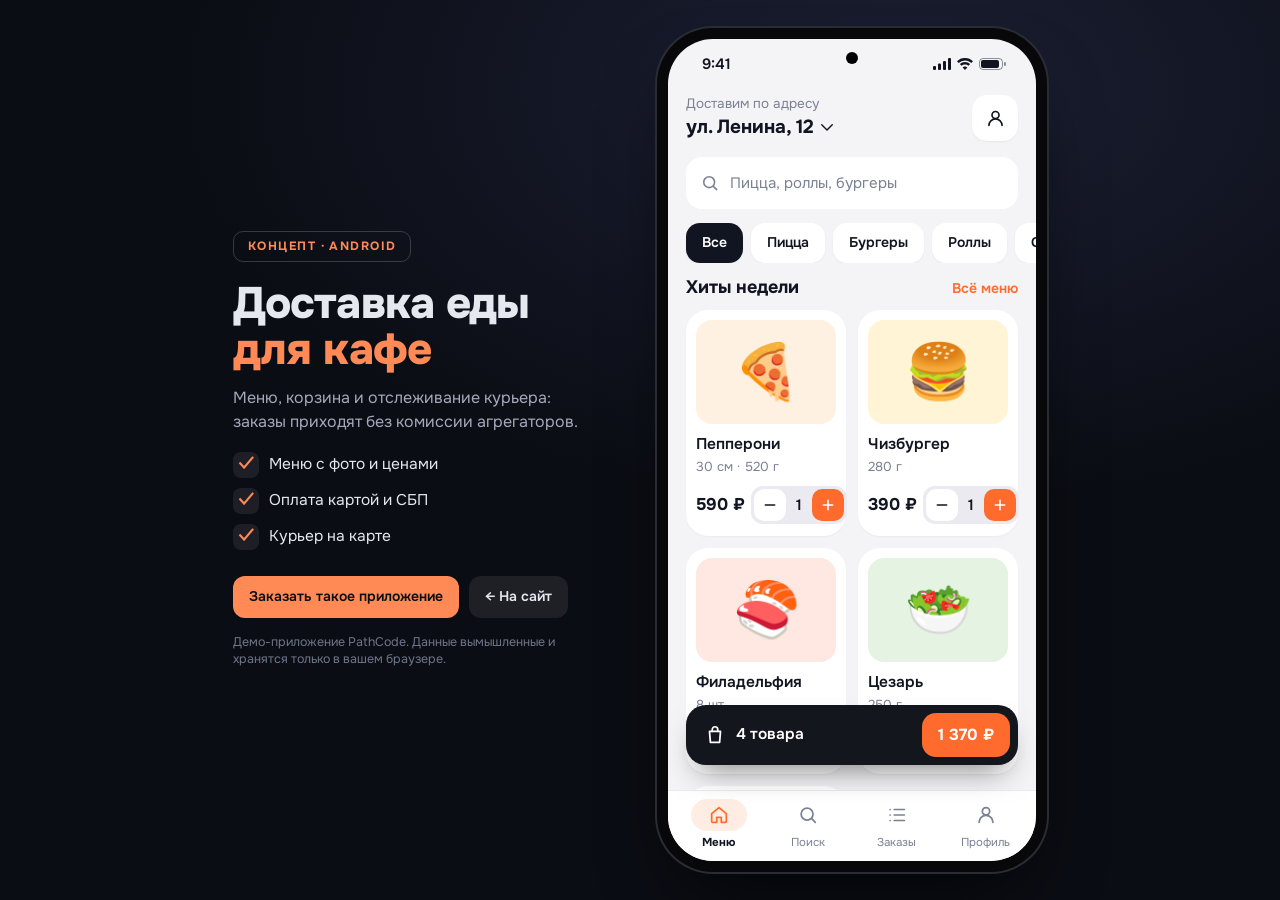
<file: works/apps/food.html>
<!doctype html>
<html lang="ru">
<head>
<meta charset="utf-8">
<meta name="viewport" content="width=device-width, initial-scale=1, viewport-fit=cover">
<meta name="theme-color" content="#F4F4F7">
<title>Сытый кот — доставка еды</title>
<meta name="description" content="Демо-приложение доставки еды для кафе: меню, корзина, промокоды, оплата и курьер на карте.">
<link rel="preconnect" href="https://fonts.googleapis.com">
<link rel="preconnect" href="https://fonts.gstatic.com" crossorigin>
<link rel="stylesheet" href="https://fonts.googleapis.com/css2?family=Onest:wght@400;500;600;700;800&display=swap">
<link rel="stylesheet" href="kit.css?v=3">
<style>
:root{--bg:#F4F4F7;--acc:#FF6B2C;--acc-soft:#FFEDE3;--soft:#EAEAF0;--side-acc:#FF8A55;--chip-on:#111521}
.addr{border:0;background:none;padding:0;text-align:left}
.addr small{display:block;color:var(--mut);font-size:13.5px}
.addr b{display:inline-flex;align-items:center;gap:4px;font-size:19px}
.addr b svg{width:18px;height:18px;transform:rotate(90deg)}
.search{display:flex;align-items:center;gap:10px;background:var(--card);border-radius:16px;padding:0 14px;height:52px;margin-bottom:14px;width:100%;border:0;text-align:left;color:var(--mut)}
.search svg{width:20px;height:20px;color:var(--mut);flex:none}
.search input{border:0;outline:0;background:none;flex:1;min-width:0;height:100%;color:var(--ink)}
.grid{display:grid;grid-template-columns:repeat(2,minmax(0,1fr));gap:12px}
.dish{background:var(--card);border-radius:22px;padding:10px 10px 12px;display:flex;flex-direction:column;box-shadow:0 1px 2px rgba(17,21,33,.04);border:0;text-align:left}
.dish .pic{border-radius:16px;height:104px;display:grid;place-items:center;font-size:54px;margin-bottom:10px;line-height:1}
.dish b{font-size:15.5px;font-weight:600;display:block;white-space:nowrap;overflow:hidden;text-overflow:ellipsis}
.dish small{color:var(--mut);font-size:13px;display:block;margin:2px 0 10px}
.dish .ft{display:flex;align-items:center;justify-content:space-between;margin-top:auto;gap:6px}
.dish .ft span{font-weight:700;font-size:17px}
.plus{width:38px;height:38px;border-radius:12px;border:0;background:var(--acc);color:#fff;display:grid;place-items:center;flex:none}
.plus svg{width:20px;height:20px;stroke-width:2.4}
.step{display:flex;align-items:center;gap:2px;background:var(--soft);border-radius:12px;padding:3px;flex:none}
.step button{width:32px;height:32px;border-radius:10px;border:0;background:var(--card);display:grid;place-items:center}
.step button.p{background:var(--acc);color:#fff}
.step button svg{width:16px;height:16px;stroke-width:2.4}
.step b{min-width:22px;text-align:center;font-size:15px}
.cartbar{position:absolute;left:18px;right:18px;bottom:96px;z-index:6;display:flex;align-items:center;justify-content:space-between;background:#14161D;color:#fff;border-radius:20px;padding:8px 8px 8px 18px;border:0;box-shadow:0 16px 30px -12px rgba(0,0,0,.5);font-weight:600;font-size:15.5px}
.cartbar span{display:flex;align-items:center;gap:10px}.cartbar svg{width:22px;height:22px}
.cartbar b{background:var(--acc);border-radius:14px;padding:11px 16px;font-size:16px}
@media (max-width:600px){.cartbar{bottom:calc(90px + env(safe-area-inset-bottom,0px))}}
.ci{display:flex;align-items:center;gap:12px;background:var(--card);border-radius:20px;padding:12px}
.ci .pic{width:64px;height:64px;border-radius:16px;display:grid;place-items:center;font-size:32px;flex:none}
.ci .tx{flex:1;min-width:0}.ci .tx b{display:block;font-size:15.5px;font-weight:600}.ci .tx small{color:var(--mut)}
.promo{display:flex;align-items:center;gap:10px;border:1.5px dashed #D9DBE3;border-radius:18px;padding:6px 6px 6px 14px;margin:12px 0}
.promo svg{width:20px;height:20px;color:var(--mut);flex:none}
.promo input{flex:1;min-width:0;border:0;outline:0;background:none;height:44px;text-transform:uppercase}
.promo button{border:0;background:none;color:var(--acc);font-weight:700;padding:0 10px;height:44px}
.free{color:var(--ok);font-weight:700}
.tot{font-size:24px!important;font-weight:800!important}
.opt{display:flex;align-items:center;gap:12px;background:var(--card);border-radius:18px;padding:14px;border:2px solid transparent;width:100%;text-align:left;margin-bottom:8px}
.opt.on{border-color:var(--acc)}
.opt i{width:42px;height:42px;border-radius:12px;background:var(--soft);display:grid;place-items:center;flex:none}
.opt i svg{width:20px;height:20px}
.opt small{display:block;color:var(--mut);font-size:13px}
.times{display:flex;gap:8px;overflow-x:auto;scrollbar-width:none;margin:0 -18px 8px;padding:0 18px}
.times::-webkit-scrollbar{display:none}
.map{position:relative;height:330px;margin:-6px -18px 0;background:#EDEFF3;overflow:hidden}
@media (max-width:600px){.map{margin-top:calc(-14px - env(safe-area-inset-top,0px))}}
.map svg{width:100%;height:100%}
.map .bk{position:absolute;top:14px;left:18px;width:44px;height:44px;border-radius:14px;border:0;background:#fff;display:grid;place-items:center;box-shadow:0 4px 12px rgba(0,0,0,.12)}
.map .bk svg{width:20px;height:20px}
.panel{position:relative;margin:-26px -18px 0;background:var(--bg);border-radius:28px 28px 0 0;padding:12px 18px 0}
.panel .grab{width:42px;height:5px;border-radius:3px;background:#D9DBE3;margin:0 auto 14px}
.eta h2{margin:0;font:800 26px/1.1 var(--f)}
.eta p{margin:4px 0 0;color:var(--acc);font-weight:700}
.no{background:var(--acc-soft);color:var(--acc);border-radius:12px;padding:6px 12px;font-weight:700;font-size:14px;flex:none}
.bars{display:grid;grid-template-columns:repeat(4,1fr);gap:6px;margin:18px 0 6px}
.bars i{height:5px;border-radius:3px;background:#E1E3EA;position:relative;overflow:hidden}
.bars i b{position:absolute;inset:0;background:var(--acc);transform-origin:left;transform:scaleX(0);transition:transform .8s linear}
.bars-l{display:grid;grid-template-columns:repeat(4,1fr);gap:6px;font-size:12.5px;color:var(--mut);margin-bottom:16px}
.bars-l span:nth-child(2),.bars-l span:nth-child(3){text-align:center}.bars-l span:last-child{text-align:right}
.bars-l .on{color:var(--ink);font-weight:700}
.courier{display:flex;align-items:center;gap:14px}
.courier .av{width:52px;height:52px;border-radius:50%;background:linear-gradient(140deg,#7C8DB5,#4E5F86);color:#fff;display:grid;place-items:center;font-weight:700;flex:none}
.courier a{width:52px;height:52px;border-radius:16px;background:var(--acc);color:#fff;display:grid;place-items:center;margin-left:auto;flex:none}
.courier a svg{width:22px;height:22px}
.rate{display:flex;gap:6px;justify-content:center;margin:8px 0 4px}
.rate button{border:0;background:none;font-size:34px;color:#D9DBE3;padding:0 2px;line-height:1}
.rate button.on{color:#F5B33A}
.big-emoji{font-size:90px;height:170px;border-radius:24px;display:grid;place-items:center;margin-bottom:14px}
.qchips{display:flex;flex-wrap:wrap;gap:8px;margin-bottom:16px}
.ostat{display:inline-block;padding:4px 10px;border-radius:9px;font-size:12.5px;font-weight:700;background:var(--acc-soft);color:var(--acc)}
.ostat.ok{background:#E3F6EC;color:var(--ok)}
.dish{transition:transform .14s,box-shadow .2s}
.dish:active{transform:scale(.97)}
.dish .pic{transition:transform .35s cubic-bezier(.3,1.4,.5,1)}
.dish:hover .pic{transform:translateY(-3px) rotate(-3deg)}
.plus,.step button{transition:transform .14s}.plus:active,.step button:active{transform:scale(.85)}
.view.enter .cartbar{animation:pc-u .45s .2s cubic-bezier(.2,.8,.2,1) both}
.cpulse{transform-box:fill-box;transform-origin:center;animation:cp 1.6s ease-out infinite}
@keyframes cp{0%{transform:scale(.6);opacity:.35}100%{transform:scale(1.6);opacity:0}}
.view.enter .grid>*{animation:pc-u .45s cubic-bezier(.2,.8,.2,1) both}
.view.enter .grid>*:nth-child(2){animation-delay:.05s}.view.enter .grid>*:nth-child(3){animation-delay:.1s}.view.enter .grid>*:nth-child(4){animation-delay:.15s}.view.enter .grid>*:nth-child(n+5){animation-delay:.2s}
.rate button{transition:transform .15s,color .2s}.rate button:hover{transform:scale(1.2)}
.opt{transition:border-color .2s,transform .14s}.opt:active{transform:scale(.98)}
</style>
</head>
<body>
<script src="kit.js?v=3"></script>
<script>
(() => {
const {esc, rub, ic, plural} = K;
const CATS = [["all","Все"],["pizza","Пицца"],["burger","Бургеры"],["roll","Роллы"],["salad","Салаты"],["drink","Напитки"]];
const TINT = {pizza:"#FFF1E2", burger:"#FFF5D6", roll:"#FFE7E2", salad:"#E5F3E2", drink:"#FCE6EE"};
const MENU = [
  {id:1,c:"pizza",n:"Пепперони",w:"30 см · 520 г",p:590,e:"🍕",hit:1,t:"Пикантная пепперони, моцарелла и томатный соус на тонком тесте."},
  {id:2,c:"burger",n:"Чизбургер",w:"280 г",p:390,e:"🍔",hit:1,t:"Говяжья котлета, чеддер, маринованный огурец и фирменный соус."},
  {id:3,c:"roll",n:"Филадельфия",w:"8 шт",p:490,e:"🍣",hit:1,t:"Лосось, сливочный сыр, огурец и рис."},
  {id:4,c:"salad",n:"Цезарь",w:"250 г",p:350,e:"🥗",hit:1,t:"Курица гриль, романо, пармезан, сухарики и соус цезарь."},
  {id:5,c:"pizza",n:"Маргарита",w:"30 см · 450 г",p:490,e:"🍕",t:"Томаты, моцарелла и базилик."},
  {id:6,c:"pizza",n:"Четыре сыра",w:"30 см · 480 г",p:650,e:"🧀",t:"Моцарелла, дор-блю, пармезан и чеддер на сливочном соусе."},
  {id:7,c:"burger",n:"Двойной бургер",w:"360 г",p:520,e:"🍔",t:"Две котлеты, двойной чеддер, бекон и лук."},
  {id:8,c:"burger",n:"Чикен бургер",w:"300 г",p:360,e:"🍗",t:"Хрустящее куриное филе, салат и соус ранч."},
  {id:9,c:"roll",n:"Калифорния",w:"8 шт",p:420,e:"🍱",t:"Краб, авокадо, огурец и икра масаго."},
  {id:10,c:"roll",n:"Запечённый лосось",w:"8 шт",p:460,e:"🍣",t:"Ролл с лососем под сырной шапкой."},
  {id:11,c:"salad",n:"Греческий",w:"240 г",p:320,e:"🥙",t:"Овощи, фета, маслины и орегано."},
  {id:12,c:"drink",n:"Морс",w:"0,5 л",p:195,e:"🥤",hit:1,t:"Клюквенный морс собственного приготовления."},
  {id:13,c:"drink",n:"Лимонад",w:"0,5 л",p:220,e:"🍋",t:"Цитрусовый лимонад с мятой."},
  {id:14,c:"drink",n:"Латте",w:"0,3 л",p:180,e:"☕",t:"Эспрессо и молоко."}
];
const PROMO = {"PATHCODE":{t:"−15% на заказ",f:s=>Math.round(s*.15)}, "ПЕРВЫЙ":{t:"−200 ₽ на первый заказ",f:s=>200,first:1}, "FREE":{t:"Бесплатная доставка",ship:1}};
const STAGES = ["Принят","Готовится","В пути","У вас"];
const DUR = [12, 40, 70]; // секунды демо на этапы
const dish = id => MENU.find(x => x.id === +id);

/* ---------- корзина ---------- */
const S = () => K.s;
const key = (id, sz) => id + (sz ? "-" + sz : "");
const linePrice = l => dish(l.id).p + (l.sz === 35 ? 180 : 0);
const cartCount = () => S().cart.reduce((a, l) => a + l.q, 0);
const subtotal = () => S().cart.reduce((a, l) => a + linePrice(l) * l.q, 0);
function totals(){
  const sub = subtotal(), pr = S().promo && PROMO[S().promo];
  let disc = 0, ship = sub >= 1000 || sub === 0 ? 0 : 149;
  if (pr) { if (pr.ship) ship = 0; else disc = Math.min(sub, pr.f(sub)); }
  return {sub, disc, ship, total: sub - disc + ship};
}
const qtyOf = id => S().cart.filter(l => l.id === +id).reduce((a, l) => a + l.q, 0);
function add(id, sz){ const k = key(id, sz), l = S().cart.find(l => l.k === k); l ? l.q++ : S().cart.push({k, id:+id, sz:sz || 0, q:1}); K.save(); }
function dec(id){ const ls = S().cart.filter(l => l.id === +id); const l = ls[ls.length - 1]; if (!l) return; l.q--; if (!l.q) S().cart.splice(S().cart.indexOf(l), 1); K.save(); }

/* ---------- заказы ---------- */
function stageOf(o){ const s = (Date.now() - o.at) / 1000; if (s < DUR[0]) return [0, s / DUR[0]]; if (s < DUR[0] + DUR[1]) return [1, (s - DUR[0]) / DUR[1]]; if (s < DUR[0] + DUR[1] + DUR[2]) return [2, (s - DUR[0] - DUR[1]) / DUR[2]]; return [3, 1]; }
const etaMin = o => { const total = DUR[0] + DUR[1] + DUR[2], left = Math.max(0, total - (Date.now() - o.at) / 1000); return Math.ceil(left / total * 36); };

/* ---------- экраны ---------- */
let curCat = "all";
function menu(){
  const s = S(), a = s.addrs.find(x => x.id === s.addr) || s.addrs[0];
  const list = MENU.filter(x => curCat === "all" ? x.hit : x.c === curCat);
  return `<div class="top"><button class="addr" data-a="addrs"><small>Доставим по адресу</small><b>${esc(a.t)} ${ic("next")}</b></button><button class="ibtn" data-a="go" data-to="profile" aria-label="Профиль">${ic("user")}</button></div>
  <button class="search" data-a="go" data-to="search">${ic("search")} Пицца, роллы, бургеры</button>
  <div class="chips">${CATS.map(([k, n]) => `<button class="chip ${curCat===k?"on":""}" data-a="cat" data-c="${k}">${n}</button>`).join("")}</div>
  <div class="h2" style="margin-top:4px">${curCat === "all" ? "Хиты недели" : CATS.find(c => c[0] === curCat)[1]} ${curCat === "all" ? '<button data-a="cat" data-c="pizza">Всё меню</button>' : ""}</div>
  <div class="grid">${list.map(card).join("")}</div>
  ${curCat === "all" ? `<div class="h2">Всё меню</div><div class="grid">${MENU.filter(x => !x.hit).map(card).join("")}</div>` : ""}
  <div style="height:${cartCount() ? 70 : 0}px"></div>
  ${cartBar()}`;
}
const cartBar = () => cartCount() ? `<button class="cartbar" data-a="go" data-to="cart"><span>${ic("bag")} ${cartCount()} ${plural(cartCount(),"товар","товара","товаров")}</span><b>${rub(totals().sub)}</b></button>` : "";
function card(x){
  const q = qtyOf(x.id);
  return `<div class="dish" data-a="dish" data-id="${x.id}" role="button" tabindex="0"><div class="pic" style="background:${TINT[x.c]}">${x.e}</div><b>${esc(x.n)}</b><small>${x.w}</small>
  <div class="ft"><span>${rub(x.p)}</span>${q ? `<div class="step"><button data-a="dec" data-id="${x.id}" aria-label="Убрать">${ic("minus")}</button><b>${q}</b><button class="p" data-a="inc" data-id="${x.id}" aria-label="Добавить">${ic("plus")}</button></div>` : `<button class="plus" data-a="inc" data-id="${x.id}" aria-label="Добавить ${esc(x.n)}">${ic("plus")}</button>`}</div></div>`;
}
K.on("cat", el => { curCat = el.dataset.c; K.replay(); });
K.on("inc", (el, e) => { e.stopPropagation(); const x = dish(el.dataset.id); add(x.id, x.c === "pizza" ? 30 : 0); K.render(); K.bump(".cartbar"); K.bump(`.dish[data-id="${x.id}"] .step b`); if (!qtyOf(x.id) || qtyOf(x.id) === 1) K.toast(x.n + " в корзине"); });
K.on("dec", (el, e) => { e.stopPropagation(); dec(el.dataset.id); K.render(); });
let szSel = 30;
K.on("dish", (el, e) => {
  if (e.target.closest("[data-a=inc],[data-a=dec]")) return;
  const x = dish(el.dataset.id); szSel = 30;
  const draw = () => K.sheet(`<div class="big-emoji" style="background:${TINT[x.c]}">${x.e}</div><h3>${esc(x.n)}</h3><p>${x.w} · ${esc(x.t)}</p>
  ${x.c === "pizza" ? `<div class="seg"><button class="${szSel===30?"on":""}" data-a="sz" data-s="30">30 см</button><button class="${szSel===35?"on":""}" data-a="sz" data-s="35">35 см · +180 ₽</button></div>` : ""}
  <button class="btn" data-a="addSheet" data-id="${x.id}">Добавить · ${rub(x.p + (szSel === 35 ? 180 : 0))}</button>`);
  K._redrawDish = draw; draw();
});
K.on("sz", el => { szSel = +el.dataset.s; K._redrawDish(); });
K.on("addSheet", el => { const x = dish(el.dataset.id); add(x.id, x.c === "pizza" ? szSel : 0); K.close(); K.toast(x.n + (x.c === "pizza" ? ", " + szSel + " см" : "") + " в корзине"); K.render(); K.bump(".cartbar"); });
K.on("addrs", () => {
  const s = S();
  K.sheet(`<h3>Куда доставить?</h3><p>Выберите адрес или добавьте новый</p>${s.addrs.map(a => `<button class="opt ${a.id===s.addr?"on":""}" data-a="setAddr" data-id="${a.id}"><i>${ic("pin")}</i><span><b>${esc(a.t)}</b><small>${esc(a.n || "Без комментария")}</small></span></button>`).join("")}
  <label class="field" style="margin-top:8px"><span>Новый адрес</span><input id="newAddr" placeholder="Улица, дом" maxlength="40"></label><label class="field"><span>Квартира, подъезд</span><input id="newAddrN" placeholder="кв. 12, подъезд 2" maxlength="40"></label><button class="btn ghost" data-a="addAddr">Добавить адрес</button>`);
});
K.on("setAddr", el => { S().addr = el.dataset.id; K.save(); K.close(); K.render(); K.toast("Адрес выбран"); });
K.on("addAddr", () => { const t = K.$("#newAddr").value.trim(); if (t.length < 4) { K.toast("Введите улицу и дом"); return; } const a = {id:"a" + Date.now().toString(36), t, n:K.$("#newAddrN").value.trim()}; S().addrs.push(a); S().addr = a.id; K.save(); K.close(); K.render(); K.toast("Адрес добавлен"); });

let sq = "";
function search(){
  return `<h1 class="h1" style="margin:6px 0 14px">Поиск</h1>
  <label class="search">${ic("search")}<input data-in="sq" placeholder="Что хотите заказать?" value="${esc(sq)}" aria-label="Поиск по меню"></label>
  <div class="qchips">${["Пицца","Роллы","Лосось","Сыр","Курица","Напитки"].map(t => `<button class="chip" data-a="sqq" data-q="${t}">${t}</button>`).join("")}</div>
  <div id="sres">${sres()}</div>${cartBar()}`;
}
function sres(){
  const q = sq.trim().toLowerCase(); if (!q) return '<div class="empty"><b>Ищите по названию или составу</b>Например: «сыр» или «лосось»</div>';
  const map = {"пицца":"pizza","роллы":"roll","напитки":"drink"};
  const r = MENU.filter(x => x.n.toLowerCase().includes(q) || x.t.toLowerCase().includes(q) || map[q] === x.c);
  return r.length ? `<div class="grid">${r.map(card).join("")}</div>` : '<div class="empty"><b>Ничего не нашли</b>Попробуйте другое слово</div>';
}
K.onInput("sq", el => { sq = el.value; K.$("#sres").innerHTML = sres(); });
K.on("sqq", el => { sq = el.dataset.q; K.render(); });

function cart(){
  const s = S(), t = totals();
  if (!s.cart.length) return `<div class="back"><button class="ibtn" data-a="back" data-to="menu" aria-label="Назад">${ic("back")}</button><div><b>Корзина</b><small>пока пусто</small></div></div><div class="empty" style="padding-top:60px"><div style="font-size:64px">🛍️</div><b>В корзине ничего нет</b>Добавьте блюда из меню<div style="margin-top:16px"><button class="btn sm" data-a="go" data-to="menu" style="margin:0 auto">В меню</button></div></div>`;
  return `<div class="back"><button class="ibtn" data-a="back" data-to="menu" aria-label="Назад">${ic("back")}</button><div><b>Корзина</b><small>${cartCount()} ${plural(cartCount(),"товар","товара","товаров")} · доставка 30–40 мин</small></div></div>
  <div class="list">${s.cart.map(l => { const x = dish(l.id); return `<div class="ci"><div class="pic" style="background:${TINT[x.c]}">${x.e}</div><div class="tx"><b>${esc(x.n)}${l.sz ? `, ${l.sz} см` : ""}</b><small>${rub(linePrice(l))}</small></div>
    <div class="step"><button data-a="lineDec" data-k="${l.k}" aria-label="Меньше">${ic("minus")}</button><b>${l.q}</b><button class="p" data-a="lineInc" data-k="${l.k}" aria-label="Больше">${ic("plus")}</button></div></div>`; }).join("")}</div>
  <div class="promo">${ic("tag")}<input id="promo" placeholder="Промокод" value="${esc(s.promo || "")}" aria-label="Промокод" ${s.promo ? "disabled" : ""}>${s.promo ? '<button data-a="promoOff">Убрать</button>' : '<button data-a="promo">Применить</button>'}</div>
  ${s.promo ? `<p class="mut" style="margin:-4px 0 10px;font-size:13.5px">Промокод ${esc(s.promo)}: ${PROMO[s.promo].t}</p>` : '<p class="mut" style="margin:-4px 0 10px;font-size:13px">Попробуйте PATHCODE — скидка 15%</p>'}
  <div class="card kv"><div><span>Товары</span><b>${rub(t.sub)}</b></div>${t.disc ? `<div><span>Скидка</span><b style="color:var(--ok)">−${rub(t.disc)}</b></div>` : ""}
  <div><span>Доставка</span><b class="${t.ship ? "" : "free"}">${t.ship ? rub(t.ship) : "Бесплатно"}</b></div>${t.ship ? `<div><span class="mut" style="font-size:13px">До бесплатной доставки</span><b style="font-size:13px">${rub(1000 - t.sub)}</b></div>` : ""}
  <div><b style="text-align:left">Итого</b><b class="tot">${rub(t.total)}</b></div></div>
  <div class="dock"><button class="btn" data-a="go" data-to="checkout">Оформить заказ ${ic("arrow")}</button></div>`;
}
K.on("lineInc", el => { const l = S().cart.find(l => l.k === el.dataset.k); l.q++; K.save(); K.render(); K.bump(".tot"); });
K.on("lineDec", el => { const l = S().cart.find(l => l.k === el.dataset.k); l.q--; if (!l.q) S().cart.splice(S().cart.indexOf(l), 1); K.save(); K.render(); K.bump(".tot"); });
K.on("promo", () => {
  const c = K.$("#promo").value.trim().toUpperCase(), p = PROMO[c];
  if (!p) { K.toast("Такого промокода нет"); return; }
  if (p.first && S().orders.length) { K.toast("Этот код только для первого заказа"); return; }
  S().promo = c; K.save(); K.toast("Промокод применён: " + p.t); K.render(); K.bump(".tot"); K.bump(".promo");
});
K.on("promoOff", () => { S().promo = null; K.save(); K.render(); });

let co = {when:"asap", time:null, pay:"card", note:""};
function checkout(){
  const s = S(), t = totals(), a = s.addrs.find(x => x.id === s.addr) || s.addrs[0];
  if (!s.cart.length) return cart();
  const now = new Date(), slots = [];
  for (let i = 1; i <= 8; i++) { const d = new Date(now.getTime() + (45 + i * 30) * 60000); d.setMinutes(d.getMinutes() < 30 ? 0 : 30, 0, 0); const tt = String(d.getHours()).padStart(2,"0") + ":" + String(d.getMinutes()).padStart(2,"0"); if (!slots.includes(tt)) slots.push(tt); }
  return `<div class="back"><button class="ibtn" data-a="back" data-to="cart" aria-label="Назад">${ic("back")}</button><div><b>Оформление</b><small>${rub(t.total)} · ${cartCount()} ${plural(cartCount(),"товар","товара","товаров")}</small></div></div>
  <div class="h2" style="margin-top:0">Адрес</div>
  <button class="opt on" data-a="addrs"><i>${ic("pin")}</i><span style="flex:1"><b>${esc(a.t)}</b><small>${esc(a.n || "Добавьте квартиру и подъезд")}</small></span>${ic("next")}</button>
  <div class="h2">Когда</div>
  <div class="seg"><button class="${co.when==="asap"?"on":""}" data-a="when" data-w="asap">Как можно скорее</button><button class="${co.when==="time"?"on":""}" data-a="when" data-w="time">Ко времени</button></div>
  ${co.when === "time" ? `<div class="times">${slots.map(x => `<button class="chip ${co.time===x?"on":""}" data-a="time" data-t="${x}">${x}</button>`).join("")}</div>` : '<p class="mut" style="margin:-6px 0 0;font-size:13.5px">Привезём за 30–40 минут</p>'}
  <div class="h2">Оплата</div>
  ${[["card","card","Картой онлайн","Visa, Мир, Mastercard"],["sbp","sbp","СБП","Через приложение банка"],["cash","cash","Наличными курьеру","Подготовим сдачу"]].map(([k,i,n,d]) => `<button class="opt ${co.pay===k?"on":""}" data-a="pay" data-p="${k}"><i>${ic(i)}</i><span><b>${n}</b><small>${d}</small></span></button>`).join("")}
  <label class="field" style="margin-top:8px"><span>Комментарий курьеру</span><textarea data-in="note" placeholder="Например: позвонить за 5 минут">${esc(co.note)}</textarea></label>
  <div class="dock"><button class="btn" data-a="place" ${co.when === "time" && !co.time ? "disabled" : ""}>${co.pay === "cash" ? "Заказать" : "Оплатить"} · ${rub(t.total)}</button></div>`;
}
K.on("when", el => { co.when = el.dataset.w; K.render(); });
K.on("time", el => { co.time = el.dataset.t; K.render(); });
K.on("pay", el => { co.pay = el.dataset.p; K.render(); });
K.onInput("note", el => { co.note = el.value; });
K.on("place", () => {
  const go = () => {
    const s = S(), t = totals(), a = s.addrs.find(x => x.id === s.addr) || s.addrs[0];
    const o = {id:"o" + Date.now().toString(36), no: 1048 + s.orders.length, items: s.cart.map(l => ({n: dish(l.id).n + (l.sz ? ` ${l.sz} см` : ""), q:l.q, p:linePrice(l), id:l.id, sz:l.sz})), ...t, addr:a.t, pay:co.pay, when: co.when === "time" ? co.time : null, note:co.note, at: Date.now() + (co.when === "time" ? 0 : 0), rate:0};
    s.orders.unshift(o); s.cart = []; s.promo = null; K.save(); co = {when:"asap", time:null, pay:"card", note:""}; K.close(); K.go("track/" + o.id, true);
  };
  if (co.pay === "cash") { go(); return; }
  K.sheet(`<h3>${co.pay === "sbp" ? "Оплата через СБП" : "Оплата картой"}</h3><p>Демо-режим: деньги не списываются.</p><div class="card kv" style="background:var(--soft)"><div><span>К оплате</span><b>${rub(totals().total)}</b></div><div><span>Получатель</span><b>Кафе «Сытый кот»</b></div></div><button class="btn" style="margin-top:14px" data-a="payOk">Подтвердить оплату</button>`);
  K._payGo = go;
});
K.on("payOk", el => { el.disabled = true; el.textContent = "Проводим оплату…"; setTimeout(() => { K.toast("Оплачено"); K._payGo(); }, 900); });

/* ---------- отслеживание ---------- */
const ROUTE = "M70 250 L70 205 L210 205 L210 120 L320 120 L320 60";
function track(id){
  const o = S().orders.find(o => o.id === id); if (!o) return orders();
  const [st] = stageOf(o);
  return `<div class="map"><svg viewBox="0 0 390 330" preserveAspectRatio="xMidYMid slice" aria-hidden="true">
    <rect width="390" height="330" fill="#EDEFF3"/>
    <path d="M250 10h120a20 20 0 0 1 20 20v70H250z" fill="#D7EED3"/><path d="M0 268h120v62H0z" fill="#D7EED3"/><circle cx="330" cy="250" r="44" fill="#DCE9F7"/>
    <g stroke="#fff" stroke-width="16" stroke-linecap="square"><path d="M0 205H390M210 0V330M70 120V330M0 120H390M320 0V205"/></g>
    <g stroke="#fff" stroke-width="7"><path d="M140 0V330M0 60H390M260 120V330M0 290H390"/></g>
    <path id="route" d="${ROUTE}" fill="none" stroke="#FF6B2C" stroke-width="5" stroke-linecap="round" stroke-linejoin="round"/>
    <path id="routeDone" d="${ROUTE}" fill="none" stroke="#FFC7AE" stroke-width="5" stroke-linecap="round" stroke-linejoin="round"/>
    <g transform="translate(70 250)"><rect x="-22" y="-22" width="44" height="44" rx="12" fill="#fff"/><g transform="translate(-10 -10) scale(.84)" fill="none" stroke="#111521" stroke-width="2"><path d="M3 9h18l-1.5-5h-15zM4 9v11h16V9M9 20v-6h6v6"/></g></g>
    <g transform="translate(320 60)"><rect x="-24" y="-24" width="48" height="48" rx="14" fill="#111521"/><g transform="translate(-11 -11) scale(.92)" fill="none" stroke="#fff" stroke-width="2"><path d="M4 11 12 4l8 7M6 9.5V20h12V9.5"/></g></g>
    <g id="cour" transform="translate(70 250)"><circle class="cpulse" r="30" fill="#FF6B2C" opacity=".18"/><circle r="21" fill="#FF6B2C"/><g transform="translate(-10 -10) scale(.84)" fill="none" stroke="#fff" stroke-width="2.2"><circle cx="6" cy="16" r="3.5"/><circle cx="18" cy="16" r="3.5"/><path d="M6 16l4-7h5l3 7M10 9l2 7h6"/></g></g>
  </svg><button class="bk" data-a="toOrders" aria-label="К заказам">${ic("back")}</button></div>
  <div class="panel"><div class="grab"></div>
    <div class="row eta"><div><h2 id="stT">${["Заказ принят","Готовим заказ","Курьер в пути","Заказ доставлен"][st]}</h2><p id="stE"></p></div><span class="no">№ ${o.no}</span></div>
    <div class="bars">${STAGES.map((_, i) => `<i><b id="bar${i}"></b></i>`).join("")}</div>
    <div class="bars-l">${STAGES.map((n, i) => `<span id="lab${i}">${n}</span>`).join("")}</div>
    <div class="card courier" id="cour-card"><span class="av">ДК</span><div><b style="font-size:16px">Дмитрий</b><br><small class="mut"><span style="color:#F5B33A">★</span> 4,9 · курьер на велосипеде</small></div><a href="tel:+79000000000" aria-label="Позвонить курьеру">${ic("phone")}</a></div>
    <div id="rateBox"></div>
    <div class="card kv" style="margin-top:10px"><div><span>Заказ</span><b>${o.items.map(i => esc(i.n) + (i.q > 1 ? " × " + i.q : "")).join(", ")}</b></div><div><span>Адрес</span><b>${esc(o.addr)}</b></div><div><span>${o.pay === "cash" ? "К оплате курьеру" : "Оплачено"}</span><b>${rub(o.total)}</b></div></div>
    <button class="btn ghost" style="margin:12px 0 4px" data-a="repeat" data-id="${o.id}">Повторить заказ</button>
  </div>`;
}
function trackTick(id){
  const o = S().orders.find(o => o.id === id); if (!o) return;
  const [st, f] = stageOf(o);
  const path = K.$("#route"), done = K.$("#routeDone"), cour = K.$("#cour"); if (!path) return;
  const L = path.getTotalLength(), k = st < 2 ? 0 : st === 2 ? f : 1, p = path.getPointAtLength(L * k);
  cour.setAttribute("transform", `translate(${p.x} ${p.y})`);
  done.style.strokeDasharray = L; done.style.strokeDashoffset = L * (1 - k);
  for (let i = 0; i < 4; i++) { K.$("#bar" + i).style.transform = `scaleX(${i < st ? 1 : i === st ? (st === 3 ? 1 : Math.max(.08, f)) : 0})`; K.$("#lab" + i).classList.toggle("on", i === st); }
  K.$("#stT").textContent = ["Заказ принят","Готовим заказ","Курьер в пути","Заказ доставлен"][st];
  const m = etaMin(o);
  K.$("#stE").textContent = st === 3 ? "Приятного аппетита!" : st === 2 ? `Приедет через ${m} ${plural(m,"минуту","минуты","минут")}` : `Доставим примерно через ${m} ${plural(m,"минуту","минуты","минут")}`;
  K.$("#cour-card").style.display = st >= 2 && st < 3 ? "" : st === 3 ? "none" : "";
  const rb = K.$("#rateBox");
  if (st === 3 && !rb.dataset.on) { rb.dataset.on = 1; rb.innerHTML = `<div class="card center" style="margin-top:4px"><b>Оцените заказ</b><div class="rate">${[1,2,3,4,5].map(n => `<button class="${o.rate >= n ? "on" : ""}" data-a="rate" data-id="${o.id}" data-n="${n}" aria-label="${n} из 5">★</button>`).join("")}</div><small class="mut">${o.rate ? "Спасибо за оценку!" : "Это поможет кафе стать лучше"}</small></div>`; }
}
K.on("toOrders", () => { K._depth = 0; K.go("orders", true); });
K.on("rate", el => { const o = S().orders.find(o => o.id === el.dataset.id); o.rate = +el.dataset.n; K.save(); const rb = K.$("#rateBox"); rb.dataset.on = ""; trackTick(o.id); K.toast("Спасибо за оценку!"); });
K.on("repeat", el => { const o = S().orders.find(o => o.id === el.dataset.id); o.items.forEach(i => { for (let n = 0; n < i.q; n++) add(i.id, i.sz); }); K.toast("Блюда добавлены в корзину"); K.go("cart"); });

function orders(){
  const os = S().orders;
  return `<h1 class="h1" style="margin:6px 0 16px">Заказы</h1>
  <div class="list">${os.map(o => { const [st] = stageOf(o), d = new Date(o.at); return `<button class="item" data-a="go" data-to="track/${o.id}"><span class="ic">${ic(st === 3 ? "check" : "bike")}</span><span class="tx"><b>Заказ № ${o.no}</b><small>${d.getDate()} ${K.MON[d.getMonth()]}, ${String(d.getHours()).padStart(2,"0")}:${String(d.getMinutes()).padStart(2,"0")} · ${o.items.length} ${plural(o.items.length,"позиция","позиции","позиций")}</small><span class="ostat ${st===3?"ok":""}" style="margin-top:6px">${STAGES[st]}</span></span><span class="end">${rub(o.total)}</span></button>`; }).join("") || '<div class="empty"><div style="font-size:60px">🧾</div><b>Заказов пока нет</b>Первый заказ со скидкой 200 ₽ по коду ПЕРВЫЙ<div style="margin-top:16px"><button class="btn sm" data-a="go" data-to="menu" style="margin:0 auto">В меню</button></div></div>'}</div>`;
}
function profile(){
  const s = S();
  return `<h1 class="h1" style="margin:6px 0 16px">Профиль</h1>
  <label class="field"><span>Имя</span><input data-ch="name" value="${esc(s.name)}" maxlength="24"></label>
  <label class="field"><span>Телефон</span><input data-ch="phone" value="${esc(s.phone)}" inputmode="tel"></label>
  <div class="h2">Адреса</div>
  <div class="list">${s.addrs.map(a => `<div class="item"><span class="ic">${ic("pin")}</span><span class="tx"><b>${esc(a.t)}</b><small>${esc(a.n || "—")}</small></span>${s.addrs.length > 1 ? `<button class="ibtn" data-a="delAddr" data-id="${a.id}" aria-label="Удалить адрес">${ic("trash")}</button>` : ""}</div>`).join("")}</div>
  <button class="btn ghost" style="margin-top:10px" data-a="addrs">${ic("plus")} Добавить адрес</button>
  <div class="h2">Промокоды</div>
  <div class="card kv"><div><span>PATHCODE</span><b>−15% на заказ</b></div><div><span>ПЕРВЫЙ</span><b>−200 ₽ на первый заказ</b></div><div><span>FREE</span><b>Бесплатная доставка</b></div></div>
  <button class="btn ghost" style="margin-top:14px" data-a="reset">Сбросить демо-данные</button>
  <div class="demo-note">Это демо-приложение от PathCode: оплата не проводится, заказы хранятся только в этом браузере. <a href="https://t.me/BeauG0sse" target="_blank" rel="noopener">Заказать приложение для своего кафе</a></div>`;
}
K.onChange("name", el => { S().name = el.value.trim() || S().name; K.save(); K.toast("Сохранено"); });
K.onChange("phone", el => { S().phone = el.value.trim(); K.save(); K.toast("Сохранено"); });
K.on("delAddr", el => { const s = S(); s.addrs = s.addrs.filter(a => a.id !== el.dataset.id); if (!s.addrs.find(a => a.id === s.addr)) s.addr = s.addrs[0].id; K.save(); K.render(); });
K.on("reset", async () => { if (await K.ask({title:"Сбросить демо-данные?", text:"Очистим корзину, заказы и адреса.", ok:"Сбросить", danger:true})) { K.reset(); K.go("menu", true); K.toast("Данные сброшены"); } });

K.app({
  key: "pc-food", title: "Сытый кот — доставка еды",
  defaults: () => ({v:1, name:"Гость", phone:"+7 900 000-00-00", addr:"a1", addrs:[{id:"a1", t:"ул. Ленина, 12", n:"кв. 45, подъезд 2"}], cart:[{k:"1-30",id:1,sz:30,q:1},{k:"2",id:2,sz:0,q:1},{k:"12",id:12,sz:0,q:2}], promo:null, orders:[]}),
  side: {tag:"Концепт · Android", h1:"Доставка еды", h1b:"для кафе", text:"Меню, корзина и отслеживание курьера: заказы приходят без комиссии агрегаторов.", feats:["Меню с фото и ценами","Оплата картой и СБП","Курьер на карте"]},
  tabs: [{r:"menu",l:"Меню",i:"home"},{r:"search",l:"Поиск",i:"search"},{r:"orders",l:"Заказы",i:"list",m:["track"]},{r:"profile",l:"Профиль",i:"user"}],
  start: "menu", noTabs: ["cart","checkout","track"],
  routes: {menu, search, cart, checkout, track, orders, profile},
  mounted: {track: id => { trackTick(id); K.timer(() => trackTick(id), 1000); }}
});
})();
</script>
</body>
</html>
</file>
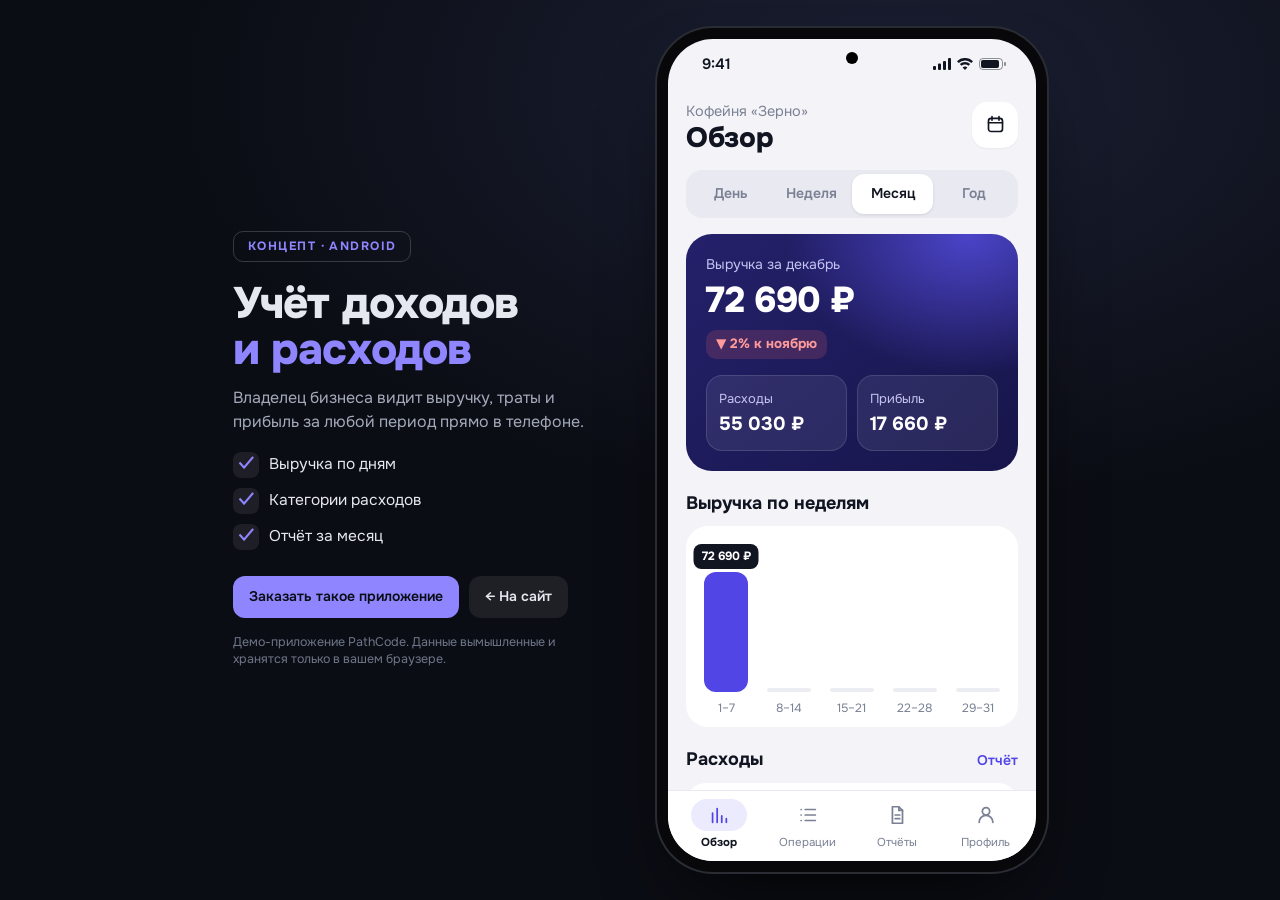
<file: works/apps/money.html>
<!doctype html>
<html lang="ru">
<head>
<meta charset="utf-8">
<meta name="viewport" content="width=device-width, initial-scale=1, viewport-fit=cover">
<meta name="theme-color" content="#F4F4F8">
<title>Учёт доходов и расходов</title>
<meta name="description" content="Демо-приложение учёта финансов для малого бизнеса: выручка, расходы, прибыль, отчёты и выгрузка в CSV.">
<link rel="preconnect" href="https://fonts.googleapis.com">
<link rel="preconnect" href="https://fonts.gstatic.com" crossorigin>
<link rel="stylesheet" href="https://fonts.googleapis.com/css2?family=Onest:wght@400;500;600;700;800&display=swap">
<link rel="stylesheet" href="kit.css?v=3">
<style>
:root{--bg:#F4F4F8;--acc:#5145E5;--acc-soft:#ECEAFD;--soft:#E9E9F1;--side-acc:#8F86FF;--chip-on:#111521}
.rev{position:relative;overflow:hidden;border-radius:26px;padding:20px;color:#fff;background:radial-gradient(260px 200px at 85% 0%,#4B44C9 0%,transparent 70%),linear-gradient(140deg,#24216B,#17154A)}
.rev small{color:#C6C3F2;font-size:14px}
.rev .sum{display:block;font:800 36px/1.1 var(--f);margin:6px 0 10px;letter-spacing:-.01em}
.delta{display:inline-flex;align-items:center;gap:4px;padding:5px 10px;border-radius:10px;font-weight:700;font-size:13.5px;background:rgba(61,214,140,.16);color:#5BE3A2}
.delta.dn{background:rgba(255,107,107,.16);color:#FF9A9A}
.delta.na{background:rgba(255,255,255,.1);color:#C6C3F2}
.rev .two{display:grid;grid-template-columns:1fr 1fr;gap:10px;margin-top:16px}
.rev .two div{background:rgba(255,255,255,.08);border:1px solid rgba(255,255,255,.12);border-radius:16px;padding:12px}
.rev .two small{font-size:13px}.rev .two b{display:block;font-size:19px;margin-top:2px}
.chart{background:var(--card);border-radius:22px;padding:16px 12px 10px}
.bars{display:flex;align-items:flex-end;gap:6px;height:150px;position:relative;padding-top:30px}
.bars button{flex:1;border:0;padding:0;background:none;height:100%;display:flex;flex-direction:column;justify-content:flex-end;align-items:center;position:relative;min-width:0}
.bars button i{display:block;width:100%;max-width:44px;border-radius:12px;background:#ECEDF3;transition:background .2s}
.bars button.on i{background:var(--acc)}
.bars button span{position:absolute;top:-28px;left:50%;transform:translateX(-50%);background:#111521;color:#fff;font-size:12px;font-weight:700;padding:4px 8px;border-radius:8px;white-space:nowrap;display:none}
.bars button.on span{display:block}
.lbls{display:flex;gap:6px;margin-top:8px}
.lbls span{flex:1;text-align:center;font-size:12px;color:var(--mut);min-width:0;overflow:hidden;white-space:nowrap}
.catbar{margin-top:6px}
.catbar .row{font-size:15px}
.catbar i{display:block;height:6px;border-radius:3px;background:var(--soft);margin:8px 0 14px;overflow:hidden}
.catbar i b{display:block;height:100%;border-radius:3px}
.tile{width:48px;height:48px;border-radius:14px;display:grid;place-items:center;flex:none}
.tile svg{width:21px;height:21px}
.grp{font-size:12.5px;font-weight:700;letter-spacing:.08em;text-transform:uppercase;color:var(--mut);margin:18px 0 8px}
.ops{background:var(--card);border-radius:22px;padding:4px 14px}
.op{display:flex;align-items:center;gap:12px;padding:12px 0;border-bottom:1px solid var(--line);width:100%;border-left:0;border-right:0;border-top:0;background:none;text-align:left}
.op:last-child{border-bottom:0}
.op .tx{flex:1;min-width:0}.op .tx b{display:block;font-size:15.5px;font-weight:600;white-space:nowrap;overflow:hidden;text-overflow:ellipsis}.op .tx small{color:var(--mut);font-size:13px}
.op .am{font-weight:700;white-space:nowrap}.op .am.in{color:var(--ok)}
.fab{position:absolute;right:18px;bottom:96px;z-index:6;width:62px;height:62px;border-radius:20px;border:0;background:var(--acc);color:#fff;display:grid;place-items:center;box-shadow:0 16px 30px -10px rgba(81,69,229,.75)}
.fab svg{width:28px;height:28px;stroke-width:2.4}
@media (max-width:600px){.fab{bottom:calc(90px + env(safe-area-inset-bottom,0px))}}
.amt{text-align:center;margin:8px 0 18px}
.amt small{color:var(--mut);font-size:14px}
.amt label{display:flex;align-items:center;justify-content:center;gap:6px;margin-top:6px}
.amt input{border:0;outline:0;background:none;font:800 46px/1.1 var(--f);width:100%;max-width:280px;text-align:right;color:var(--ink);caret-color:var(--acc);padding:0}
.amt input::placeholder{color:#C9CBD6}
.amt span{font:800 46px/1.1 var(--f)}
.cats{display:grid;grid-template-columns:repeat(4,minmax(0,1fr));gap:8px}
.cat{border:2px solid transparent;background:var(--card);border-radius:18px;padding:12px 4px 10px;display:flex;flex-direction:column;align-items:center;gap:8px;font-size:13px;font-weight:600}
.cat .tile{width:42px;height:42px;border-radius:12px}
.cat.on{border-color:var(--acc)}
.fieldrow{display:flex;align-items:center;gap:12px;background:var(--card);border-radius:18px;padding:10px 14px;margin-bottom:10px}
.fieldrow svg{width:20px;height:20px;color:var(--mut);flex:none}
.fieldrow div{flex:1;min-width:0}
.fieldrow small{display:block;color:var(--mut);font-size:12.5px}
.fieldrow input{border:0;outline:0;background:none;width:100%;font-weight:600;font-size:16px;padding:2px 0}
.donut{display:flex;align-items:center;gap:16px}
.donut svg{width:150px;height:150px;flex:none;transform:rotate(-90deg)}
.legend{flex:1;min-width:0;display:grid;gap:8px}
.legend div{display:flex;align-items:center;gap:8px;font-size:13.5px}
.legend i{width:10px;height:10px;border-radius:3px;flex:none}
.legend span{flex:1;min-width:0;overflow:hidden;text-overflow:ellipsis;white-space:nowrap}
.legend b{white-space:nowrap}
.msel{display:flex;align-items:center;justify-content:space-between;background:var(--card);border-radius:18px;padding:6px;margin-bottom:14px}
.msel b{font-size:16px}
.srch{display:flex;align-items:center;gap:10px;background:var(--card);border-radius:16px;padding:0 14px;height:48px;margin-bottom:12px}
.srch svg{width:19px;height:19px;color:var(--mut)}
.srch input{flex:1;border:0;outline:0;background:none;height:100%;min-width:0}
.view.enter .fab{animation:pc-pop .5s .35s cubic-bezier(.3,1.4,.5,1) both}
.fab{transition:transform .2s}.fab:hover{transform:rotate(90deg)}.fab:active{transform:scale(.9)}
.bars button i{transition:background .25s}
.bars button span{animation:pc-pop .3s cubic-bezier(.3,1.4,.5,1)}
.view.enter .donut svg,.view.soft .donut svg{animation:don .9s cubic-bezier(.2,.8,.2,1) both}
@keyframes don{from{transform:rotate(-270deg) scale(.6);opacity:0}to{transform:rotate(-90deg)}}
.view.enter .ops,.view.soft .ops{animation:pc-u .4s cubic-bezier(.2,.8,.2,1) both}
.op{transition:background .2s}.op:active{background:var(--soft)}
.cat{transition:border-color .2s,transform .14s}.cat:active{transform:scale(.94)}
.view.enter .amt input{animation:pc-pop .45s .1s cubic-bezier(.3,1.4,.5,1) both}
</style>
</head>
<body>
<script src="kit.js?v=3"></script>
<script>
(() => {
const {esc, rub, num, ic, iso, fromIso, addDays, today, dmy, plural, rnd, DOW, MON, MON1} = K;
const CAT = {
  sales:{n:"Продажи",t:"in",i:"card",c:"#5145E5",b:"#ECEAFD"}, cater:{n:"Кейтеринг",t:"in",i:"bag",c:"#1EA460",b:"#E3F6EC"}, oin:{n:"Прочее",t:"in",i:"dots",c:"#6B7280",b:"#EEF0F4"},
  buy:{n:"Закупка",t:"out",i:"box",c:"#5145E5",b:"#ECEAFD"}, rent:{n:"Аренда",t:"out",i:"home2",c:"#F59E0B",b:"#FEF3DD"}, pay:{n:"Зарплата",t:"out",i:"people",c:"#0EA5E9",b:"#E0F2FE"},
  ads:{n:"Реклама",t:"out",i:"megaphone",c:"#EC4899",b:"#FCE7F3"}, ship:{n:"Доставка",t:"out",i:"truck",c:"#14B8A6",b:"#DDF6F3"}, net:{n:"Связь",t:"out",i:"wifi",c:"#8B5CF6",b:"#EFE7FE"},
  tax:{n:"Налоги",t:"out",i:"receipt",c:"#EF4444",b:"#FDE7E7"}, oout:{n:"Другое",t:"out",i:"dots",c:"#6B7280",b:"#EEF0F4"}
};
const METH = {card:"Картой", cash:"Наличные", sbp:"СБП"};
const S = () => K.s;

/* ---------- демо-данные: 100 дней работы кофейни ---------- */
function seed(){
  const r = rnd("zerno"), ops = [], t = today(); let n = 0;
  const add = (d, type, cat, amt, method, note, h, m) => ops.push({id:"s" + (n++), type, cat, amt:Math.round(amt / 10) * 10, method, note, date:iso(d), time:String(h).padStart(2,"0") + ":" + String(m).padStart(2,"0")});
  for (let i = 99; i >= 0; i--) {
    const d = addDays(t, -i), dow = d.getDay(), wk = dow === 0 || dow === 6 ? 1.25 : 1, limitH = i === 0 ? Math.min(21, new Date().getHours()) : 21;
    for (let h = 8; h <= limitH; h += 2) {
      add(d, "in", "sales", (800 + r() * 1200) * wk, "card", "Оплата картой", h, Math.floor(r() * 59));
      if (r() < .55) add(d, "in", "sales", (300 + r() * 500) * wk, "cash", "Наличные", h + 1, Math.floor(r() * 59));
      if (r() < .45) add(d, "in", "sales", (400 + r() * 700) * wk, "sbp", "Перевод СБП", h, Math.floor(r() * 59));
    }
    if (i === 0) continue;
    if (dow === 2 || dow === 5) add(d, "out", "buy", 6000 + r() * 3000, "card", "Зерно, 10 кг", 12, 10);
    if (dow === 1 || dow === 4) add(d, "out", "buy", 2500 + r() * 1200, "cash", "Молоко и сливки", 9, 30);
    if (dow === 3) add(d, "out", "buy", 3500 + r() * 1500, "card", "Выпечка", 8, 40);
    if (d.getDate() === 1) add(d, "out", "rent", 35000, "card", "Аренда", 10, 0);
    if (d.getDate() === 5 || d.getDate() === 20) add(d, "out", "pay", 30000, "card", "Зарплата бариста", 18, 0);
    if (d.getDate() === 10) { add(d, "out", "net", 1200, "card", "Интернет и телефон", 11, 0); add(d, "out", "ads", 7000, "card", "Таргет и карты", 15, 20); }
    if (d.getDate() === 25 && d.getMonth() % 3 === 0) add(d, "out", "tax", 16000, "card", "Налог УСН", 12, 0);
    if (r() < .12) add(d, "out", "ship", 600 + r() * 900, "card", "Курьер за посудой", 14, 15);
    if (r() < .05) add(d, "in", "cater", 8000 + r() * 9000, "sbp", "Кофе-брейк для офиса", 16, 0);
  }
  return ops;
}

/* ---------- периоды ---------- */
const sum = (ops, t) => ops.filter(o => o.type === t).reduce((a, o) => a + o.amt, 0);
const inRange = (a, b) => S().ops.filter(o => o.date >= iso(a) && o.date <= iso(b));
function period(p){
  const t = today();
  if (p === "day") return {a:t, b:t, pa:addDays(t, -1), pb:addDays(t, -1), lbl:"сегодня", plbl:"вчерашнему дню"};
  if (p === "week") { const mon = addDays(t, -((t.getDay() + 6) % 7)); return {a:mon, b:t, pa:addDays(mon, -7), pb:addDays(t, -7), lbl:"за неделю", plbl:"прошлой неделе"}; }
  if (p === "month") { const a = new Date(t.getFullYear(), t.getMonth(), 1), pa = new Date(t.getFullYear(), t.getMonth() - 1, 1); const pb = new Date(pa.getFullYear(), pa.getMonth(), Math.min(t.getDate(), new Date(pa.getFullYear(), pa.getMonth() + 1, 0).getDate())); return {a, b:t, pa, pb, lbl:"за " + MON1[t.getMonth()].toLowerCase(), plbl: MON1[pa.getMonth()].toLowerCase().replace(/ь$/, "ю").replace(/й$/, "ю").replace(/т$/, "ту")}; }
  const a = new Date(t.getFullYear(), 0, 1); return {a, b:t, pa:new Date(t.getFullYear() - 1, 0, 1), pb:new Date(t.getFullYear() - 1, t.getMonth(), t.getDate()), lbl:"за " + t.getFullYear() + " год", plbl:"прошлому году"};
}
function buckets(p){
  const t = today(), pr = period(p), ops = inRange(pr.a, pr.b).filter(o => o.type === "in");
  if (p === "day") return [8,10,12,14,16,18,20].map(h => ({l:h + ":00", v: ops.filter(o => +o.time.slice(0,2) >= h && +o.time.slice(0,2) < h + 2).reduce((a, o) => a + o.amt, 0)}));
  if (p === "week") { const mon = pr.a; return Array.from({length:7}, (_, i) => { const d = addDays(mon, i); return {l:DOW[d.getDay()], v: d > t ? 0 : ops.filter(o => o.date === iso(d)).reduce((a, o) => a + o.amt, 0)}; }); }
  if (p === "month") { const res = []; for (let s = 1; s <= new Date(t.getFullYear(), t.getMonth() + 1, 0).getDate(); s += 7) { const a = new Date(t.getFullYear(), t.getMonth(), s), b = addDays(a, 6); res.push({l: s + "–" + Math.min(b.getDate() < s ? 31 : b.getDate(), new Date(t.getFullYear(), t.getMonth() + 1, 0).getDate()), v: ops.filter(o => o.date >= iso(a) && o.date <= iso(b)).reduce((x, o) => x + o.amt, 0)}); } return res; }
  return Array.from({length:12}, (_, m) => ({l: MON1[m].slice(0,3), v: S().ops.filter(o => o.type === "in" && fromIso(o.date).getFullYear() === t.getFullYear() && fromIso(o.date).getMonth() === m).reduce((a, o) => a + o.amt, 0)}));
}

let per = "month", barSel = null;
function overview(){
  const s = S(), pr = period(per), ops = inRange(pr.a, pr.b), prev = inRange(pr.pa, pr.pb);
  const inc = sum(ops, "in"), out = sum(ops, "out"), pin = sum(prev, "in");
  const dlt = pin ? Math.round((inc - pin) / pin * 100) : null;
  const bk = buckets(per), mx = Math.max(1, ...bk.map(b => b.v));
  if (barSel === null || barSel >= bk.length) barSel = bk.reduce((m, b, i) => b.v > bk[m].v ? i : m, 0);
  const cats = Object.entries(ops.filter(o => o.type === "out").reduce((a, o) => (a[o.cat] = (a[o.cat] || 0) + o.amt, a), {})).sort((a, b) => b[1] - a[1]).slice(0, 4);
  const cmax = cats.length ? cats[0][1] : 1;
  return `<div class="top"><div class="tt"><p class="hello">${esc(s.biz)}</p><h1 class="h1">Обзор</h1></div><button class="ibtn" data-a="go" data-to="reports" aria-label="Отчёты">${ic("cal")}</button></div>
  <div class="seg">${[["day","День"],["week","Неделя"],["month","Месяц"],["year","Год"]].map(([k, n]) => `<button class="${per===k?"on":""}" data-a="per" data-p="${k}">${n}</button>`).join("")}</div>
  <div class="rev"><small>Выручка ${pr.lbl}</small><span class="sum" data-count="${inc}" data-fmt="rub">${rub(inc)}</span>
    ${dlt === null ? '<span class="delta na">Нет данных для сравнения</span>' : `<span class="delta ${dlt < 0 ? "dn" : ""}">${dlt < 0 ? "▼" : "▲"} ${Math.abs(dlt)}% к ${pr.plbl}</span>`}
    <div class="two"><div><small>Расходы</small><b data-count="${out}" data-fmt="rub">${rub(out)}</b></div><div><small>Прибыль</small><b data-count="${inc - out}" data-fmt="rub">${rub(inc - out)}</b></div></div></div>
  <div class="h2">Выручка по ${per === "day" ? "часам" : per === "week" ? "дням" : per === "month" ? "неделям" : "месяцам"}</div>
  <div class="chart"><div class="bars">${bk.map((b, i) => `<button class="${i===barSel?"on":""}" data-a="bar" data-i="${i}" aria-label="${b.l}: ${rub(b.v)}"><span>${rub(b.v)}</span><i class="grow-h" style="height:${Math.max(4, Math.round(b.v / mx * 100))}%;animation-delay:${i * 0.05}s"></i></button>`).join("")}</div>
  <div class="lbls">${bk.map(b => `<span>${b.l}</span>`).join("")}</div></div>
  <div class="h2">Расходы <button data-a="go" data-to="reports">Отчёт</button></div>
  <div class="card catbar">${cats.map(([k, v]) => `<div class="row"><span style="display:flex;gap:10px;align-items:center"><span class="tile" style="width:34px;height:34px;border-radius:10px;background:${CAT[k].b};color:${CAT[k].c}">${ic(CAT[k].i)}</span>${CAT[k].n}</span><b>${rub(v)}</b></div><i><b class="grow-w" style="width:${Math.round(v / cmax * 100)}%;background:${CAT[k].c}"></b></i>`).join("") || '<p class="mut" style="margin:4px 0">Расходов за период нет</p>'}</div>`;
}
K.on("per", el => { per = el.dataset.p; barSel = null; K.replay(); });
K.on("bar", el => { barSel = +el.dataset.i; K.render(); });

let flt = "all", q = "", showQ = false;
function opsScreen(){
  let list = S().ops.slice();
  if (flt === "in") list = list.filter(o => o.type === "in"); else if (flt === "out") list = list.filter(o => o.type === "out"); else if (flt === "cash") list = list.filter(o => o.method === "cash");
  if (q) { const ql = q.toLowerCase(); list = list.filter(o => (o.note || "").toLowerCase().includes(ql) || CAT[o.cat].n.toLowerCase().includes(ql) || String(o.amt).includes(ql)); }
  list.sort((a, b) => (b.date + b.time).localeCompare(a.date + a.time));
  const shown = list.slice(0, 80), groups = {};
  shown.forEach(o => (groups[o.date] = groups[o.date] || []).push(o));
  const t = iso(today()), y = iso(addDays(today(), -1));
  return `<div class="top"><h1 class="h1">Операции</h1><button class="ibtn" data-a="q" aria-label="Поиск">${ic(showQ ? "x" : "search")}</button></div>
  ${showQ ? `<label class="srch">${ic("search")}<input data-in="q" value="${esc(q)}" placeholder="Комментарий, категория или сумма" aria-label="Поиск операций"></label>` : ""}
  <div class="chips">${[["all","Все"],["in","Доходы"],["out","Расходы"],["cash","Наличные"]].map(([k, n]) => `<button class="chip ${flt===k?"on":""}" data-a="flt" data-f="${k}">${n}</button>`).join("")}</div>
  <div id="opsList">${Object.entries(groups).map(([d, os]) => `<div class="grp">${d === t ? "Сегодня" : d === y ? "Вчера" : dmy(d)} · <span style="text-transform:none;letter-spacing:0">${(sum(os,"in") - sum(os,"out")) >= 0 ? "+" : ""}${rub(sum(os,"in") - sum(os,"out"))}</span></div><div class="ops">${os.map(opRow).join("")}</div>`).join("") || '<div class="empty"><b>Ничего не найдено</b>Измените фильтр или запрос</div>'}
  ${list.length > 80 ? `<p class="mut" style="text-align:center;font-size:13px;margin-top:14px">Показаны последние 80 из ${list.length} операций</p>` : ""}</div>
  <div style="height:70px"></div>
  <button class="fab" data-a="go" data-to="new" aria-label="Новая операция">${ic("plus")}</button>`;
}
const opRow = o => `<button class="op" data-a="go" data-to="op/${o.id}"><span class="tile" style="background:${CAT[o.cat].b};color:${CAT[o.cat].c}">${ic(o.type === "in" && o.cat === "sales" ? (o.method === "cash" ? "cash" : o.method === "sbp" ? "sbp" : "card") : CAT[o.cat].i)}</span><span class="tx"><b>${esc(o.note || CAT[o.cat].n)}</b><small>${CAT[o.cat].n} · ${o.time}</small></span><span class="am ${o.type}">${o.type === "in" ? "+" : "−"}${rub(o.amt)}</span></button>`;
K.on("flt", el => { flt = el.dataset.f; K.replay(); });
K.on("q", () => { showQ = !showQ; if (!showQ) q = ""; K.render(); if (showQ) setTimeout(() => K.$("[data-in=q]")?.focus(), 30); });
K.onInput("q", el => { q = el.value; const pos = el.selectionStart; K.render(); const n = K.$("[data-in=q]"); n.focus(); n.setSelectionRange(pos, pos); });

let ed = null;
function editor(id){
  const o = id ? S().ops.find(o => o.id === id) : null;
  if (!ed || ed._for !== (id || "new")) ed = o ? {...o, _for:id} : {type:"out", amt:"", cat:"buy", method:"card", note:"", date:iso(today()), time:null, _for:"new"};
  const cats = Object.entries(CAT).filter(([, c]) => c.t === ed.type);
  return `<div class="back"><button class="ibtn" data-a="back" data-to="ops" aria-label="Назад">${ic("back")}</button><div style="flex:1"><b>${o ? "Операция" : "Новая операция"}</b></div>${o ? `<button class="ibtn" data-a="del" data-id="${o.id}" aria-label="Удалить" style="color:var(--bad)">${ic("trash")}</button>` : ""}</div>
  <div class="seg"><button class="${ed.type==="in"?"on":""}" data-a="etype" data-t="in">Доход</button><button class="${ed.type==="out"?"on":""}" data-a="etype" data-t="out">Расход</button></div>
  <div class="amt"><small>Сумма</small><label><input id="amt" inputmode="decimal" placeholder="0" value="${ed.amt ? num(ed.amt).replace(/ /g, " ") : ""}" data-in="amt" aria-label="Сумма"><span>₽</span></label></div>
  <div class="h2" style="margin-top:0">Категория</div>
  <div class="cats">${cats.map(([k, c]) => `<button class="cat ${ed.cat===k?"on":""}" data-a="ecat" data-c="${k}"><span class="tile" style="background:${c.b};color:${c.c}">${ic(c.i)}</span>${c.n}</button>`).join("")}</div>
  <div class="h2">Способ</div>
  <div class="seg" style="margin-bottom:12px">${Object.entries(METH).map(([k, n]) => `<button class="${ed.method===k?"on":""}" data-a="emeth" data-m="${k}">${n}</button>`).join("")}</div>
  <label class="fieldrow">${ic("cal")}<div><small>Дата</small><input type="date" value="${ed.date}" max="${iso(today())}" data-in="edate" aria-label="Дата"></div></label>
  <label class="fieldrow">${ic("doc")}<div><small>Комментарий</small><input value="${esc(ed.note)}" placeholder="Например: зерно, 10 кг" data-in="enote" maxlength="40" aria-label="Комментарий"></div></label>
  <div class="dock"><button class="btn" data-a="esave">Сохранить</button></div>`;
}
K.on("etype", el => { ed.type = el.dataset.t; ed.cat = ed.type === "in" ? "sales" : "buy"; K.render(); });
K.on("ecat", el => { ed.cat = el.dataset.c; K.render(); K.bump(".cat.on"); });
K.on("emeth", el => { ed.method = el.dataset.m; K.render(); });
K.onInput("amt", el => { const d = el.value.replace(/[^\d]/g, "").slice(0, 9); ed.amt = d ? +d : ""; el.value = d ? num(+d).replace(/ /g, " ") : ""; });
K.onInput("edate", el => { if (el.value) ed.date = el.value; });
K.onInput("enote", el => { ed.note = el.value; });
K.on("esave", () => {
  if (!ed.amt || ed.amt <= 0) { K.toast("Введите сумму"); K.$("#amt").focus(); return; }
  const now = new Date(), s = S();
  const rec = {id: ed._for === "new" ? "u" + Date.now().toString(36) : ed._for, type:ed.type, cat:ed.cat, amt:ed.amt, method:ed.method, note:ed.note.trim(), date:ed.date, time: ed.time || String(now.getHours()).padStart(2,"0") + ":" + String(now.getMinutes()).padStart(2,"0")};
  if (ed._for === "new") s.ops.push(rec); else Object.assign(s.ops.find(o => o.id === ed._for), rec);
  K.save(); K.toast(ed._for === "new" ? `${ed.type === "in" ? "Доход" : "Расход"} ${rub(ed.amt)} сохранён` : "Изменения сохранены"); ed = null; K.back("ops");
});
K.on("del", async el => { if (await K.ask({title:"Удалить операцию?", text:"Она пропадёт из отчётов.", ok:"Удалить", danger:true})) { S().ops = S().ops.filter(o => o.id !== el.dataset.id); K.save(); ed = null; K.toast("Операция удалена"); K.back("ops"); } });

let mOff = 0;
function reports(){
  const t = today(), m = new Date(t.getFullYear(), t.getMonth() + mOff, 1), mEnd = new Date(m.getFullYear(), m.getMonth() + 1, 0);
  const ops = inRange(m, mEnd), inc = sum(ops, "in"), out = sum(ops, "out");
  const cats = Object.entries(ops.filter(o => o.type === "out").reduce((a, o) => (a[o.cat] = (a[o.cat] || 0) + o.amt, a), {})).sort((a, b) => b[1] - a[1]);
  const C = 2 * Math.PI * 48; let acc = 0;
  const arcs = cats.map(([k, v]) => { const len = v / (out || 1) * C, a = `<circle cx="75" cy="75" r="48" fill="none" stroke="${CAT[k].c}" stroke-width="22" stroke-dasharray="${len} ${C - len}" stroke-dashoffset="${-acc}"/>`; acc += len; return a; }).join("");
  const days = ops.length ? new Set(ops.filter(o => o.type === "in").map(o => o.date)).size : 0;
  const minM = S().ops.reduce((a, o) => o.date < a ? o.date : a, iso(t));
  const canPrev = iso(new Date(m.getFullYear(), m.getMonth() - 1, 1)) >= minM.slice(0, 8) + "01";
  return `<h1 class="h1" style="margin:6px 0 16px">Отчёты</h1>
  <div class="msel"><button class="ibtn" data-a="mon" data-d="-1" ${canPrev ? "" : "disabled style=\"opacity:.3\""} aria-label="Предыдущий месяц">${ic("back")}</button><b>${MON1[m.getMonth()]} ${m.getFullYear()}</b><button class="ibtn" data-a="mon" data-d="1" ${mOff < 0 ? "" : "disabled style=\"opacity:.3\""} aria-label="Следующий месяц">${ic("next")}</button></div>
  <div class="card kv"><div><span>Доходы</span><b style="color:var(--ok)">+${rub(inc)}</b></div><div><span>Расходы</span><b>−${rub(out)}</b></div><div><span>Прибыль</span><b>${rub(inc - out)}</b></div><div><span>Рентабельность</span><b>${inc ? Math.round((inc - out) / inc * 100) + "%" : "—"}</b></div><div><span>Средняя выручка в день</span><b>${days ? rub(inc / days) : "—"}</b></div></div>
  <div class="h2">Расходы по категориям</div>
  <div class="card donut"><svg viewBox="0 0 150 150" aria-hidden="true"><circle cx="75" cy="75" r="48" fill="none" stroke="var(--soft)" stroke-width="22"/>${arcs}</svg>
  <div class="legend">${cats.map(([k, v]) => `<div><i style="background:${CAT[k].c}"></i><span>${CAT[k].n}</span><b>${Math.round(v / (out || 1) * 100)}%</b></div>`).join("") || '<p class="mut">Нет расходов</p>'}</div></div>
  <button class="btn" style="margin-top:14px" data-a="csv" data-y="${m.getFullYear()}" data-m="${m.getMonth()}" ${ops.length ? "" : "disabled"}>${ic("download")} Скачать отчёт (CSV)</button>
  <p class="mut" style="font-size:13px;text-align:center;margin-top:10px">Файл открывается в Excel и Google Таблицах</p>`;
}
K.on("mon", el => { mOff += +el.dataset.d; K.replay(); });
K.on("csv", el => {
  const y = +el.dataset.y, m = +el.dataset.m, ops = inRange(new Date(y, m, 1), new Date(y, m + 1, 0)).sort((a, b) => (a.date + a.time).localeCompare(b.date + b.time));
  const rows = [["Дата","Время","Тип","Категория","Способ","Сумма","Комментарий"], ...ops.map(o => [o.date, o.time, o.type === "in" ? "Доход" : "Расход", CAT[o.cat].n, METH[o.method], (o.type === "in" ? "" : "-") + o.amt, o.note])];
  const csv = "﻿" + rows.map(r => r.map(v => `"${String(v).replace(/"/g, '""')}"`).join(";")).join("\r\n");
  K.dl(`otchet-${y}-${String(m + 1).padStart(2, "0")}.csv`, csv, "text/csv"); K.toast(`Отчёт за ${MON1[m].toLowerCase()} скачан: ${ops.length} ${plural(ops.length,"операция","операции","операций")}`);
});

function profile(){
  const s = S();
  return `<h1 class="h1" style="margin:6px 0 16px">Профиль</h1>
  <label class="field"><span>Название бизнеса</span><input data-ch="biz" value="${esc(s.biz)}" maxlength="30"></label>
  <div class="card kv"><div><span>Операций в базе</span><b>${s.ops.length}</b></div><div><span>Добавлено вручную</span><b>${s.ops.filter(o => o.id[0] === "u").length}</b></div><div><span>Валюта</span><b>Рубль, ₽</b></div></div>
  <button class="btn ghost" style="margin-top:14px" data-a="reset">Сбросить демо-данные</button>
  <div class="demo-note">Демо-приложение PathCode: операции кофейни сгенерированы автоматически и хранятся только в этом браузере. В рабочей версии — синхронизация между телефонами, выгрузка из онлайн-кассы и банка. <a href="https://t.me/BeauG0sse" target="_blank" rel="noopener">Заказать учёт для своего бизнеса</a></div>`;
}
K.onChange("biz", el => { const v = el.value.trim(); if (v) { S().biz = v; K.save(); K.toast("Сохранено"); } });
K.on("reset", async () => { if (await K.ask({title:"Сбросить демо-данные?", text:"Вернём исходные операции кофейни; добавленные вручную пропадут.", ok:"Сбросить", danger:true})) { K.reset(); ed = null; K.go("overview", true); K.toast("Данные сброшены"); } });

K.app({
  key: "pc-money", title: "Учёт доходов и расходов",
  defaults: () => ({v:2, day: iso(today()), biz:"Кофейня «Зерно»", ops: seed()}),
  side: {tag:"Концепт · Android", h1:"Учёт доходов", h1b:"и расходов", text:"Владелец бизнеса видит выручку, траты и прибыль за любой период прямо в телефоне.", feats:["Выручка по дням","Категории расходов","Отчёт за месяц"]},
  tabs: [{r:"overview",l:"Обзор",i:"chart"},{r:"ops",l:"Операции",i:"list",m:["op","new"]},{r:"reports",l:"Отчёты",i:"doc"},{r:"profile",l:"Профиль",i:"user"}],
  start: "overview", noTabs: ["new","op"],
  routes: {overview, ops: opsScreen, new: () => editor(null), op: id => editor(id), reports, profile}
});
/* демо-данные «живут» относительно сегодняшней даты: на новый день пересоздаём только сгенерированную часть */
if (K.s.day !== iso(today())) { const mine = K.s.ops.filter(o => o.id[0] === "u"); K.s.ops = seed().concat(mine); K.s.day = iso(today()); K.save(); K.render(); }
})();
</script>
</body>
</html>
</file>
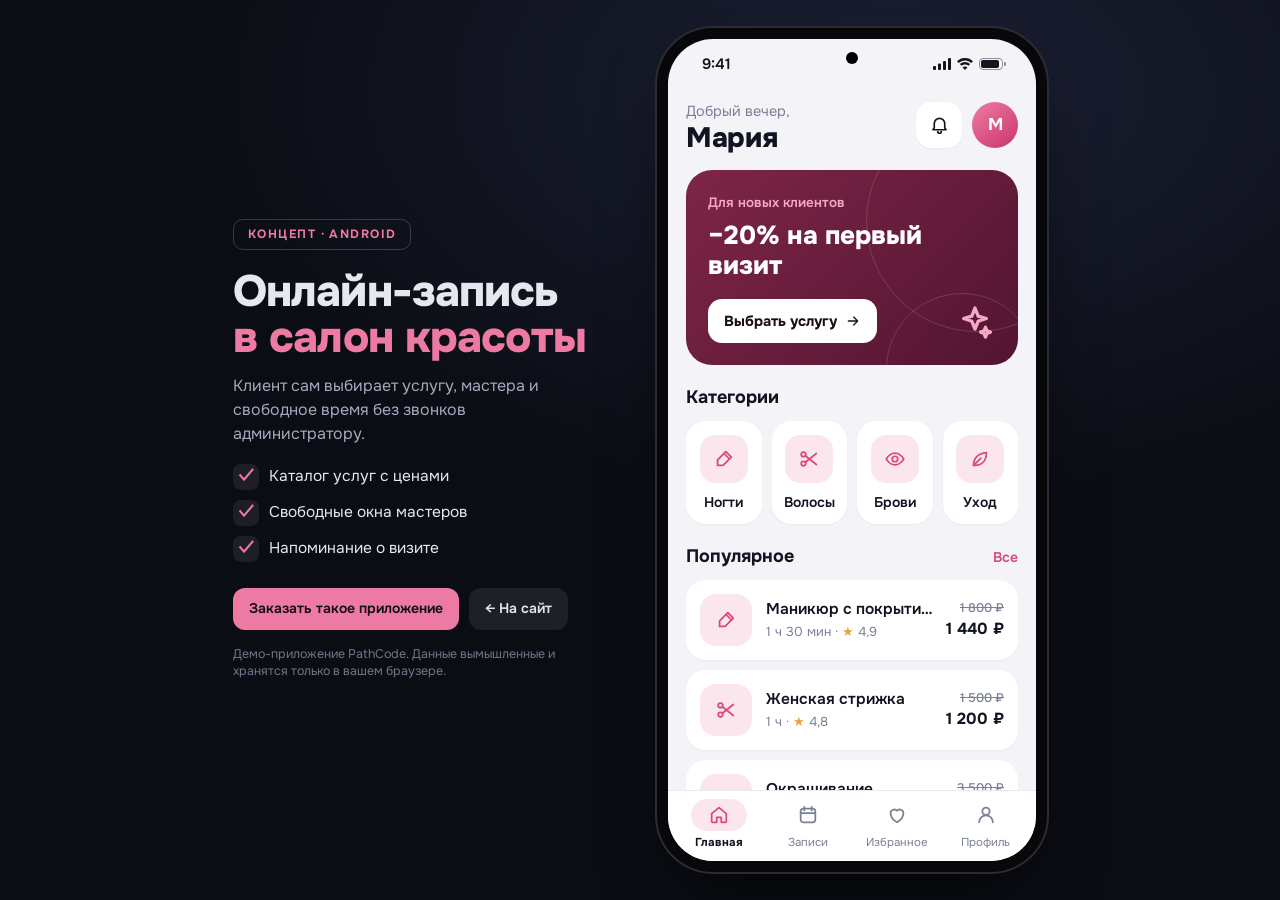
<file: works/apps/salon.html>
<!doctype html>
<html lang="ru">
<head>
<meta charset="utf-8">
<meta name="viewport" content="width=device-width, initial-scale=1, viewport-fit=cover">
<meta name="theme-color" content="#F4F4F8">
<title>Aura — онлайн-запись</title>
<meta name="description" content="Демо-приложение онлайн-записи в салон красоты: услуги, мастера, свободное время, напоминания.">
<link rel="preconnect" href="https://fonts.googleapis.com">
<link rel="preconnect" href="https://fonts.gstatic.com" crossorigin>
<link rel="stylesheet" href="https://fonts.googleapis.com/css2?family=Onest:wght@400;500;600;700;800&display=swap">
<link rel="stylesheet" href="kit.css?v=3">
<style>
:root{--bg:#F4F4F8;--acc:#D9497A;--acc-soft:#FBE6EE;--soft:#E9E9F0;--side-acc:#EC7AA2;--gold:#E9A23B}
.ava{width:46px;height:46px;border-radius:50%;display:grid;place-items:center;color:#fff;font-weight:700;font-size:17px;border:0;flex:none}
.g-pink{background:linear-gradient(140deg,#EE7CA4,#C9356A)}.g-gold{background:linear-gradient(140deg,#D2A97A,#9C7046)}
.g-green{background:linear-gradient(140deg,#9CC09C,#5E8C63)}.g-violet{background:linear-gradient(140deg,#A99BEA,#6C5BC8)}
.promo{position:relative;overflow:hidden;border-radius:26px;padding:22px;color:#fff;background:linear-gradient(135deg,#7E2547 0%,#521532 100%)}
.promo::before,.promo::after{content:"";position:absolute;border-radius:50%;border:1px solid rgba(255,255,255,.14)}
.promo::before{width:220px;height:220px;right:-70px;top:-60px}.promo::after{width:150px;height:150px;right:-20px;bottom:-80px}
.promo small{color:#F6A9C5;font-size:13.5px;font-weight:600}
.promo h2{margin:8px 0 18px;font:800 26px/1.15 var(--f);max-width:250px}
.promo button{position:relative;z-index:1;border:0;background:#fff;color:#1A0E14;border-radius:14px;padding:12px 16px;font-weight:700;font-size:14.5px;display:inline-flex;align-items:center;gap:8px}
.promo button svg{width:16px;height:16px}
.promo .spark{position:absolute;right:22px;bottom:22px;width:42px;height:42px;color:#F6A9C5}
.next{display:flex;gap:14px;align-items:center}
.next .when{background:var(--acc-soft);color:var(--acc);border-radius:16px;padding:10px 12px;text-align:center;flex:none;min-width:64px}
.next .when b{display:block;font-size:22px;line-height:1}
.next .when small{font-size:12px;font-weight:600}
.cats{display:grid;grid-template-columns:repeat(4,minmax(0,1fr));gap:10px}
.cat{border:0;background:var(--card);border-radius:20px;padding:14px 4px 12px;display:flex;flex-direction:column;align-items:center;gap:10px;font-weight:600;font-size:14px;box-shadow:0 1px 2px rgba(17,21,33,.04)}
.cat i{width:48px;height:48px;border-radius:15px;background:var(--acc-soft);color:var(--acc);display:grid;place-items:center}
.cat svg{width:22px;height:22px}
.price{font-weight:700;font-size:16px;white-space:nowrap}
.price s{display:block;color:var(--mut);font-weight:500;font-size:12.5px}
.stars{color:var(--gold)}
.search{display:flex;align-items:center;gap:10px;background:var(--card);border-radius:16px;padding:0 14px;height:50px;margin-bottom:12px}
.search svg{width:20px;height:20px;color:var(--mut);flex:none}
.search input{border:0;outline:0;background:none;flex:1;min-width:0;height:100%}
.sec{font-weight:700;font-size:18px;margin:22px 0 12px}
.masters{display:flex;gap:10px;overflow-x:auto;scrollbar-width:none;margin:0 -18px;padding:2px 18px 4px}
.masters::-webkit-scrollbar{display:none}
.mst{flex:0 0 31%;min-width:104px;border:2px solid transparent;background:var(--card);border-radius:22px;padding:16px 6px 14px;display:flex;flex-direction:column;align-items:center;gap:6px;box-shadow:0 1px 2px rgba(17,21,33,.05)}
.mst .ava{width:62px;height:62px;font-size:20px;margin-bottom:4px}
.mst b{font-size:15.5px}
.mst small{color:var(--mut);font-size:13px}
.mst.on{border-color:var(--acc);box-shadow:0 8px 20px -12px rgba(217,73,122,.7)}
.days{display:flex;gap:8px;overflow-x:auto;scrollbar-width:none;margin:0 -18px;padding:2px 18px 4px}
.days::-webkit-scrollbar{display:none}
.day{flex:0 0 62px;height:84px;border:0;background:var(--card);border-radius:18px;display:flex;flex-direction:column;align-items:center;justify-content:center;gap:2px;position:relative}
.day small{color:var(--mut);font-size:12.5px}
.day b{font-size:21px}
.day.dot::after{content:"";position:absolute;bottom:10px;width:5px;height:5px;border-radius:50%;background:var(--acc)}
.day.on{background:#111521;color:#fff}.day.on small{color:#B8BDCC}
.day.off{opacity:.4}
.slots{display:grid;grid-template-columns:repeat(3,minmax(0,1fr));gap:10px}
.slot{height:54px;border:0;border-radius:16px;background:var(--card);font-weight:600;font-size:16.5px;letter-spacing:.02em}
.slot:disabled{background:transparent;color:#C5C8D2;box-shadow:inset 0 0 0 1px #ECEDF2;cursor:not-allowed}
.slot.on{background:var(--acc);color:#fff}
.okmark{width:132px;height:132px;margin:26px auto 22px;border-radius:50%;display:grid;place-items:center;background:var(--acc-soft);box-shadow:0 0 0 16px #FDF1F5}
.okmark svg{width:50px;height:50px;color:var(--acc);stroke-width:2.4}
.center{text-align:center}
.done-t{font:800 30px/1.1 var(--f);margin:0 0 8px}
.rec{background:var(--card);border-radius:22px;padding:16px;box-shadow:0 1px 2px rgba(17,21,33,.04)}
.rec .top2{display:flex;gap:12px;align-items:center;margin-bottom:12px}
.rec .acts{display:grid;grid-template-columns:1fr 1fr;gap:8px;margin-top:12px}
.fav{border:0;background:none;color:var(--acc);padding:0;width:40px;height:40px;display:grid;place-items:center;flex:none}
.fav svg{width:22px;height:22px}
.prof{display:flex;gap:14px;align-items:center}
.prof .ava{width:64px;height:64px;font-size:22px}
.set{display:flex;align-items:center;justify-content:space-between;gap:12px;padding:14px 0;border-bottom:1px solid var(--line)}
.set:last-child{border-bottom:0}
.set small{display:block;color:var(--mut);font-size:13px}
.stat3{display:grid;grid-template-columns:repeat(3,minmax(0,1fr));gap:10px;margin-top:14px}
.stat3 div{background:var(--card);border-radius:18px;padding:14px}
.stat3 small{color:var(--mut);font-size:12.5px}
.stat3 b{display:block;font-size:22px;margin-top:4px}
.ntf{display:flex;gap:12px;padding:12px 0;border-bottom:1px solid var(--line)}
.ntf:last-child{border-bottom:0}
.ntf i{width:40px;height:40px;border-radius:12px;background:var(--acc-soft);color:var(--acc);display:grid;place-items:center;flex:none}
.ntf svg{width:19px;height:19px}
.mst,.day,.slot{transition:background .2s,color .2s,border-color .2s,box-shadow .2s,transform .14s}
.mst:active,.day:active,.slot:not(:disabled):active{transform:scale(.95)}
.promo .spark{animation:sp-tw 2.6s ease-in-out infinite}
@keyframes sp-tw{0%,100%{transform:scale(1) rotate(0)}50%{transform:scale(1.15) rotate(12deg)}}
.ibtn .dot{animation:pc-pulse 1.8s infinite;--pulse:rgba(217,73,122,.5)}
.view.enter .okmark{animation:pc-pop .6s .1s cubic-bezier(.3,1.4,.5,1) both}
.view.enter .okmark svg path{stroke-dasharray:40;animation:pc-draw .5s .5s ease-out both}
.view.enter .cats .cat{animation:pc-u .4s cubic-bezier(.2,.8,.2,1) both}
.view.enter .cats .cat:nth-child(2){animation-delay:.05s}.view.enter .cats .cat:nth-child(3){animation-delay:.1s}.view.enter .cats .cat:nth-child(4){animation-delay:.15s}
.view.enter .masters .mst,.view.enter .slots .slot{animation:pc-u .4s cubic-bezier(.2,.8,.2,1) both}
.view.enter .slots .slot:nth-child(3n+2){animation-delay:.04s}.view.enter .slots .slot:nth-child(3n){animation-delay:.08s}
.mgrid{display:grid;grid-template-columns:repeat(2,minmax(0,1fr));gap:10px}
.mgrid .mst{min-width:0;width:100%}
.fitem{padding:10px 6px 10px 14px}
.fpick{display:flex;align-items:center;gap:14px;flex:1;min-width:0;border:0;background:none;padding:0;text-align:left;color:inherit;font:inherit}
.fpick .go{color:var(--acc);font-weight:600;margin-top:4px}
.fitem .tx b{white-space:normal;overflow:visible;line-height:1.25}
.view.enter .mgrid .mst{animation:pc-u .4s cubic-bezier(.2,.8,.2,1) both}
.view.enter .mgrid .mst:nth-child(2){animation-delay:.05s}.view.enter .mgrid .mst:nth-child(3){animation-delay:.1s}.view.enter .mgrid .mst:nth-child(4){animation-delay:.15s}
</style>
</head>
<body>
<script src="kit.js?v=3"></script>
<script>
(() => {
const {esc, rub, ic, iso, fromIso, addDays, today, dmy, plural, rnd, DOW, MON, MON1} = K;

const CATS = [{id:"nails",n:"Ногти",i:"nail"},{id:"hair",n:"Волосы",i:"scissors"},{id:"brows",n:"Брови",i:"eye"},{id:"care",n:"Уход",i:"leaf"}];
const SVC = [
  {id:1,c:"nails",n:"Маникюр с покрытием",d:90,p:1800,r:4.9,i:"nail",t:"Аппаратный маникюр, выравнивание и гель-лак. Держится до трёх недель."},
  {id:2,c:"nails",n:"Маникюр без покрытия",d:45,p:900,r:4.8,i:"nail",t:"Обработка кутикулы, форма и уход маслом."},
  {id:3,c:"nails",n:"Педикюр с покрытием",d:90,p:2400,r:4.9,i:"nail",t:"Аппаратный педикюр, обработка стоп и гель-лак."},
  {id:4,c:"hair",n:"Женская стрижка",d:60,p:1500,r:4.8,i:"scissors",t:"Консультация, мытьё, стрижка по форме лица и укладка."},
  {id:5,c:"hair",n:"Окрашивание",d:150,p:3500,r:5.0,i:"palette",t:"Окрашивание в один тон с уходом. Цену уточнит мастер по длине волос."},
  {id:6,c:"hair",n:"Укладка",d:45,p:1200,r:4.7,i:"scissors",t:"Объём, локоны или гладкая укладка на праздник."},
  {id:7,c:"brows",n:"Коррекция бровей",d:30,p:700,r:4.9,i:"eye",t:"Форма бровей пинцетом или воском."},
  {id:8,c:"brows",n:"Ламинирование ресниц",d:60,p:1900,r:4.8,i:"eye",t:"Изгиб и окрашивание ресниц, эффект до шести недель."},
  {id:9,c:"care",n:"Чистка лица",d:75,p:2900,r:4.9,i:"leaf",t:"Комбинированная чистка, маска и уход по типу кожи."},
  {id:10,c:"care",n:"Массаж лица",d:40,p:2500,r:4.8,i:"leaf",t:"Лимфодренажный массаж: тонус и отёки уходят за один сеанс."}
];
const MST = [
  {id:"as",n:"Анна",f:"Анна Соколова",in:"АС",g:"g-pink",r:4.9,c:["nails","brows"]},
  {id:"ok",n:"Ольга",f:"Ольга Кузнецова",in:"ОК",g:"g-gold",r:4.8,c:["hair","care"]},
  {id:"ip",n:"Ирина",f:"Ирина Петрова",in:"ИП",g:"g-green",r:5.0,c:["nails","care","brows"]},
  {id:"dm",n:"Дарья",f:"Дарья Морозова",in:"ДМ",g:"g-violet",r:4.9,c:["hair"]}
];
const TIMES = ["10:00","11:30","12:30","14:00","15:30","17:00","18:30","19:30","20:30"];
const ADDR = "ул. Садовая, 5";
const svc = id => SVC.find(x => x.id === +id);
const mst = id => MST.find(x => x.id === id);
const dur = m => (m >= 60 ? Math.floor(m/60) + " ч" : "") + (m % 60 ? (m >= 60 ? " " : "") + (m % 60) + " мин" : "");

const S = () => K.s;

/* ---------- данные записи ---------- */
const now = () => new Date();
const isPast = b => new Date(b.date + "T" + b.time) < now();
const active = () => S().book.filter(b => b.st === "on" && !isPast(b)).sort((a,b) => (a.date+a.time).localeCompare(b.date+b.time));
const visits = () => S().book.filter(b => b.st === "on" && isPast(b)).length;
const promoOk = () => !S().book.some(b => b.st === "on");
function busy(mId, date, time, skipId){
  if (S().book.some(b => b.st === "on" && b.id !== skipId && b.m === mId && b.date === date && b.time === time)) return true;
  if (date === iso(today())) { const [h,m] = time.split(":").map(Number); const t = new Date(); t.setHours(h, m - 30, 0, 0); if (t < now()) return true; }
  return rnd(mId + date + time)() < 0.34;
}
const freeCount = (mId, date, skip) => TIMES.filter(t => !busy(mId, date, t, skip)).length;

let sel = {svc:null, m:null, d:null, t:null, re:null};

/* ---------- экраны ---------- */
function home(){
  const s = S(), nx = active()[0];
  const unread = active().length && !s.seenNtf;
  return `
  <div class="top"><div class="tt"><p class="hello">Добрый ${greet()},</p><h1 class="h1">${esc(s.name)}</h1></div>
    <div class="acts"><button class="ibtn" data-a="ntf" aria-label="Уведомления">${ic("bell")}${unread ? '<span class="dot"></span>' : ""}</button>
    <button class="ava g-pink" data-a="go" data-to="profile" aria-label="Профиль">${esc((s.name[0]||"?").toUpperCase())}</button></div></div>
  ${promoOk() ? `<div class="promo"><small>Для новых клиентов</small><h2>−20% на первый визит</h2><button data-a="go" data-to="cat/all">Выбрать услугу ${ic("arrow")}</button>${ic("sparkle","spark")}</div>`
   : nx ? `<div class="card next"><div class="when"><b>${fromIso(nx.date).getDate()}</b><small>${MON[fromIso(nx.date).getMonth()].slice(0,3)}</small></div><div style="flex:1;min-width:0"><small class="mut">Ближайшая запись · ${nx.time}</small><b style="display:block;font-size:16px;margin-top:2px">${esc(svc(nx.s).n)}</b><small class="mut">${esc(mst(nx.m).f)}</small></div><button class="ibtn" data-a="go" data-to="recs" aria-label="Мои записи">${ic("next")}</button></div>`
   : `<div class="promo"><small>Свободные окна сегодня и завтра</small><h2>Запишитесь за минуту</h2><button data-a="go" data-to="cat/all">Выбрать услугу ${ic("arrow")}</button>${ic("sparkle","spark")}</div>`}
  <div class="h2">Категории</div>
  <div class="cats">${CATS.map(c => `<button class="cat" data-a="go" data-to="cat/${c.id}"><i>${ic(c.i)}</i>${c.n}</button>`).join("")}</div>
  <div class="h2">Популярное <button data-a="go" data-to="cat/all">Все</button></div>
  <div class="list">${[1,4,5].map(id => svcItem(svc(id))).join("")}</div>`;
}
const greet = () => { const h = new Date().getHours(); return h < 5 ? "вечер" : h < 12 ? "утро" : h < 18 ? "день" : "вечер"; };
function svcItem(x){
  const disc = promoOk();
  return `<button class="item" data-a="pick" data-id="${x.id}"><span class="ic">${ic(x.i)}</span><span class="tx"><b>${esc(x.n)}</b><small>${dur(x.d)} · <span class="stars">★</span> ${x.r.toFixed(1).replace(".",",")}</small></span>
  <span class="end price">${disc ? `<s>${rub(x.p)}</s>${rub(x.p*0.8)}` : rub(x.p)}</span></button>`;
}
let q = "";
function cat(id = "all"){
  const list = SVC.filter(x => (id === "all" || x.c === id) && x.n.toLowerCase().includes(q.toLowerCase()));
  return `<div class="back"><button class="ibtn" data-a="back" data-to="home" aria-label="Назад">${ic("back")}</button><div><b>${id === "all" ? "Все услуги" : CATS.find(c => c.id === id).n}</b><small>${list.length} ${plural(list.length,"услуга","услуги","услуг")}${promoOk() ? " · цены со скидкой 20%" : ""}</small></div></div>
  <label class="search">${ic("search")}<input data-in="q" placeholder="Найти услугу" value="${esc(q)}" aria-label="Поиск услуги"></label>
  <div class="chips"><button class="chip ${id==="all"?"on":""}" data-a="cat" data-c="all">Все</button>${CATS.map(c => `<button class="chip ${id===c.id?"on":""}" data-a="cat" data-c="${c.id}">${c.n}</button>`).join("")}</div>
  <div class="list" id="svcList">${list.map(svcItem).join("") || '<div class="empty"><b>Ничего не нашлось</b>Попробуйте другое слово</div>'}</div>`;
}
K.onInput("q", el => { q = el.value; const id = K.args()[0] || "all"; const list = SVC.filter(x => (id === "all" || x.c === id) && x.n.toLowerCase().includes(q.toLowerCase())); K.$("#svcList").innerHTML = list.map(svcItem).join("") || '<div class="empty"><b>Ничего не нашлось</b>Попробуйте другое слово</div>'; });
K.on("cat", el => { K._dir = "fade"; K.go("cat/" + el.dataset.c, true); });
K.on("pick", el => { sel = {svc:+el.dataset.id, m:null, d:null, t:null, re:null}; K.go("book/" + el.dataset.id); });

function book(id, re){
  const x = svc(id); if (!x) return home();
  if (sel.svc !== x.id || (re && sel.re !== re)) {
    sel = {svc:x.id, m:null, d:null, t:null, re:re || null};
    const old = re && S().book.find(b => b.id === re);
    if (old) { sel.m = old.m; sel.d = old.date; }
  }
  const ms = MST.filter(m => m.c.includes(x.c));
  if (!sel.m) sel.m = ms[0].id;
  const days = Array.from({length:14}, (_, i) => addDays(today(), i));
  if (!sel.d) sel.d = iso(days.find(d => freeCount(sel.m, iso(d), sel.re)) || days[1]);
  const dSel = fromIso(sel.d);
  const price = promoOk() || (re && S().book.find(b => b.id === re)?.disc) ? x.p * 0.8 : x.p;
  const fav = S().favS.includes(x.id);
  return `<div class="back"><button class="ibtn" data-a="back" data-to="cat/all" aria-label="Назад">${ic("back")}</button><div style="flex:1;min-width:0"><b>${esc(x.n)}</b><small>${dur(x.d)} · ${rub(price)}${price < x.p ? ` <s>${rub(x.p)}</s>` : ""}</small></div>
    <button class="fav" data-a="favS" data-id="${x.id}" aria-label="${fav ? "Убрать из избранного" : "В избранное"}">${ic(fav ? "heartf" : "heart")}</button></div>
  ${re ? '<div class="pill" style="margin:-6px 0 6px">Перенос записи</div>' : ""}
  <p class="mut" style="margin:0 0 4px;font-size:14px">${esc(x.t)}</p>
  <div class="sec">Мастер</div>
  <div class="masters">${ms.map(m => `<button class="mst ${sel.m===m.id?"on":""}" data-a="selM" data-id="${m.id}"><span class="ava ${m.g}">${m.in}</span><b>${m.n}</b><small><span class="stars">★</span> ${m.r.toFixed(1).replace(".",",")}</small></button>`).join("")}</div>
  <div class="sec">${MON1[dSel.getMonth()]}</div>
  <div class="days">${days.map(d => { const di = iso(d), fc = freeCount(sel.m, di, sel.re); return `<button class="day ${di===sel.d?"on":""} ${fc && fc <= 3 ? "dot" : ""} ${fc ? "" : "off"}" data-a="selD" data-d="${di}" ${fc ? "" : 'aria-disabled="true"'}><small>${DOW[d.getDay()]}</small><b>${d.getDate()}</b></button>`; }).join("")}</div>
  <div class="sec">Свободное время</div>
  <div class="slots">${TIMES.map(t => `<button class="slot ${sel.t===t?"on":""}" data-a="selT" data-t="${t}" ${busy(sel.m, sel.d, t, sel.re) ? "disabled" : ""}>${t}</button>`).join("")}</div>
  ${freeCount(sel.m, sel.d, sel.re) ? "" : '<p class="mut center" style="margin-top:12px">На этот день мест нет — выберите другой</p>'}
  <div class="dock"><button class="btn dark" data-a="confirm" ${sel.t ? "" : "disabled"}>${sel.t ? (re ? "Перенести на " : "Записаться на ") + sel.t : "Выберите время"}</button></div>`;
}
K.on("selM", el => { sel.m = el.dataset.id; sel.t = null; if (!freeCount(sel.m, sel.d, sel.re)) sel.d = null; K.render(); K.bump(".mst.on"); K.bump(".slots"); });
K.on("selD", el => { if (el.getAttribute("aria-disabled")) { K.toast("На этот день мест нет"); return; } sel.d = el.dataset.d; sel.t = null; K.render(); K.bump(".day.on"); K.bump(".slots"); });
K.on("selT", el => { sel.t = el.dataset.t; K.render(); K.bump(".slot.on"); K.bump(".dock .btn"); });
K.on("favS", el => { const id = +el.dataset.id, f = S().favS; const i = f.indexOf(id); i < 0 ? f.push(id) : f.splice(i, 1); K.save(); K.toast(i < 0 ? "Добавлено в избранное" : "Убрано из избранного"); K.render(); K.bump(".fav"); });
K.on("confirm", () => {
  if (!sel.t || busy(sel.m, sel.d, sel.t, sel.re)) { K.toast("Это время уже занято"); sel.t = null; K.render(); return; }
  const x = svc(sel.svc);
  if (sel.re) {
    const b = S().book.find(b => b.id === sel.re);
    Object.assign(b, {m:sel.m, date:sel.d, time:sel.t}); K.save(); const id = b.id; sel = {}; K.go("done/" + id + "/moved", true); return;
  }
  const disc = promoOk();
  const b = {id:"b" + Date.now().toString(36), s:x.id, m:sel.m, date:sel.d, time:sel.t, price: disc ? x.p*0.8 : x.p, disc, st:"on"};
  S().book.push(b); S().seenNtf = false; K.save(); sel = {}; K.go("done/" + b.id, true);
});

function done(id, moved){
  const b = S().book.find(b => b.id === id); if (!b) return recs();
  const d = fromIso(b.date);
  return `<div class="center"><div class="okmark">${ic("check")}</div><h1 class="done-t">${moved ? "Запись перенесена" : "Вы записаны"}</h1>
  <p class="mut" style="margin:0 0 22px">${S().notif ? "Напомним за 2 часа до визита" : "Напоминания выключены в профиле"}</p></div>
  <div class="card kv"><div><span>Услуга</span><b>${esc(svc(b.s).n)}</b></div><div><span>Мастер</span><b>${esc(mst(b.m).f)}</b></div>
  <div><span>Дата</span><b>${DOW[d.getDay()]}, ${dmy(d)} · ${b.time}</b></div><div><span>Адрес</span><b>${ADDR}</b></div><div><span>Стоимость</span><b>${rub(b.price)}</b></div></div>
  <div style="display:grid;gap:10px;margin-top:16px"><button class="btn" data-a="ics" data-id="${b.id}">${ic("cal")} Добавить в календарь</button>
  <button class="btn ghost" data-a="move" data-id="${b.id}">Перенести запись</button>
  <button class="btn ghost" data-a="go" data-to="home" style="box-shadow:none;background:none;color:var(--mut);height:44px">На главную</button></div>`;
}
K.on("ics", el => {
  const b = S().book.find(b => b.id === el.dataset.id), x = svc(b.s);
  const st = new Date(b.date + "T" + b.time), en = new Date(st.getTime() + x.d * 60000);
  const f = d => `${d.getFullYear()}${String(d.getMonth()+1).padStart(2,"0")}${String(d.getDate()).padStart(2,"0")}T${String(d.getHours()).padStart(2,"0")}${String(d.getMinutes()).padStart(2,"0")}00`;
  const ics = ["BEGIN:VCALENDAR","VERSION:2.0","PRODID:-//PathCode//Aura demo//RU","BEGIN:VEVENT","UID:" + b.id + "@aura.demo","DTSTAMP:" + f(new Date()),"DTSTART:" + f(st),"DTEND:" + f(en),
    "SUMMARY:" + x.n + " — Aura","LOCATION:" + ADDR,"DESCRIPTION:Мастер: " + mst(b.m).f + ". Стоимость " + Math.round(b.price) + " руб.","BEGIN:VALARM","TRIGGER:-PT2H","ACTION:DISPLAY","DESCRIPTION:Скоро визит в Aura","END:VALARM","END:VEVENT","END:VCALENDAR"].join("\r\n");
  K.dl("aura-" + b.date + ".ics", ics, "text/calendar"); K.toast("Файл события скачан — откройте его, чтобы добавить в календарь");
});
K.on("move", el => { const b = S().book.find(b => b.id === el.dataset.id); sel = {}; K.go("book/" + b.s + "/" + b.id); });

let tabRec = "next";
function recs(){
  const all = S().book.slice().sort((a,b) => (b.date+b.time).localeCompare(a.date+a.time));
  const nx = active(), past = all.filter(b => b.st !== "on" || isPast(b));
  const list = tabRec === "next" ? nx : past;
  return `<h1 class="h1" style="margin:6px 0 16px">Мои записи</h1>
  <div class="seg"><button class="${tabRec==="next"?"on":""}" data-a="tabRec" data-t="next">Предстоящие${nx.length ? " · " + nx.length : ""}</button><button class="${tabRec==="past"?"on":""}" data-a="tabRec" data-t="past">История</button></div>
  <div class="list">${list.map(b => recCard(b, tabRec === "next")).join("") || `<div class="empty"><b>${tabRec==="next" ? "Записей пока нет" : "История пуста"}</b>${tabRec==="next" ? "Выберите услугу — свободные окна есть уже сегодня" : "Здесь появятся прошедшие визиты"}<div style="margin-top:16px"><button class="btn sm" data-a="go" data-to="cat/all" style="margin:0 auto">Записаться</button></div></div>`}</div>`;
}
function recCard(b, upcoming){
  const x = svc(b.s), m = mst(b.m), d = fromIso(b.date);
  const st = b.st === "off" ? '<span class="pill grey">Отменена</span>' : upcoming ? '<span class="pill">Подтверждена</span>' : '<span class="pill ok">Состоялась</span>';
  return `<div class="rec"><div class="top2"><span class="ava ${m.g}">${m.in}</span><div style="flex:1;min-width:0"><b style="display:block;font-size:16px">${esc(x.n)}</b><small class="mut">${esc(m.f)}</small></div>${st}</div>
  <div class="kv"><div><span>Когда</span><b>${DOW[d.getDay()]}, ${dmy(d)} · ${b.time}</b></div><div><span>Стоимость</span><b>${rub(b.price)}</b></div></div>
  <div class="acts">${upcoming ? `<button class="btn ghost sm" data-a="move" data-id="${b.id}">Перенести</button><button class="btn ghost sm" data-a="cancel" data-id="${b.id}" style="color:var(--bad)">Отменить</button>` : `<button class="btn ghost sm" data-a="pick" data-id="${b.s}" style="grid-column:1/-1">Записаться снова</button>`}</div></div>`;
}
K.on("tabRec", el => { tabRec = el.dataset.t; K.replay(); });
K.on("cancel", async el => {
  const b = S().book.find(b => b.id === el.dataset.id);
  if (await K.ask({title:"Отменить запись?", text:`${svc(b.s).n}, ${dmy(b.date)} в ${b.time}. Мастер освободит это время для других клиентов.`, ok:"Отменить", cancel:"Оставить", danger:true})) { b.st = "off"; K.save(); K.toast("Запись отменена"); K.render(); }
});

function favs(){
  const s = S(), fs = s.favS.map(svc).filter(Boolean), fm = s.favM.map(mst).filter(Boolean);
  return `<h1 class="h1" style="margin:6px 0 16px">Избранное</h1>
  <div class="sec" style="margin-top:0">Мастера</div>
  <div class="mgrid">${MST.map(m => `<button class="mst ${s.favM.includes(m.id)?"on":""}" data-a="favM" data-id="${m.id}"><span class="ava ${m.g}">${m.in}</span><b>${m.n}</b><small>${s.favM.includes(m.id) ? "♥ в избранном" : "♡ добавить"}</small></button>`).join("")}</div>
  <div class="sec">Услуги</div>
  <div class="list">${fs.map(x => `<div class="item fitem"><button class="fpick" data-a="pick" data-id="${x.id}"><span class="ic">${ic(x.i)}</span><span class="tx"><b>${esc(x.n)}</b><small>${dur(x.d)} · ${rub(x.p)}</small><small class="go">Записаться →</small></span></button><button class="fav" data-a="favS" data-id="${x.id}" aria-label="Убрать из избранного">${ic("heartf")}</button></div>`).join("") || '<div class="empty"><b>Пока пусто</b>Нажмите ♡ на странице услуги, чтобы сохранить её здесь</div>'}</div>`;
}
K.on("favM", el => { const id = el.dataset.id, f = S().favM; const i = f.indexOf(id); i < 0 ? f.push(id) : f.splice(i, 1); K.save(); K.render(); });

function profile(){
  const s = S();
  return `<h1 class="h1" style="margin:6px 0 16px">Профиль</h1>
  <div class="card prof"><span class="ava g-pink">${esc((s.name[0]||"?").toUpperCase())}</span><div style="min-width:0"><b style="font-size:18px">${esc(s.name)}</b><br><small class="mut">${esc(s.phone)}</small></div></div>
  <div class="stat3"><div><small>Визитов</small><b>${visits()}</b></div><div><small>Записей</small><b>${active().length}</b></div><div><small>Скидка</small><b>${promoOk() ? "20%" : "—"}</b></div></div>
  <div class="sec">Данные</div>
  <label class="field"><span>Имя</span><input data-ch="name" value="${esc(s.name)}" maxlength="24" autocomplete="given-name"></label>
  <label class="field"><span>Телефон</span><input data-ch="phone" value="${esc(s.phone)}" inputmode="tel" autocomplete="tel"></label>
  <div class="card" style="padding:4px 16px">
    <div class="set"><div><b>Напоминания</b><small>За 2 часа до визита</small></div><label class="switch"><input type="checkbox" data-ch="notif" ${s.notif ? "checked" : ""} aria-label="Напоминания"><i></i></label></div>
    <div class="set"><div><b>Адрес салона</b><small>${ADDR} · 10:00–21:00</small></div></div>
    <div class="set"><div><b>Сбросить демо-данные</b><small>Записи, избранное и имя</small></div><button class="btn ghost sm" data-a="reset">Сбросить</button></div>
  </div>
  <div class="demo-note">Это демо-приложение от PathCode: записи хранятся только в этом браузере. <a href="https://t.me/BeauG0sse" target="_blank" rel="noopener">Заказать такое для своего салона</a></div>`;
}
K.onChange("name", el => { const v = el.value.trim(); if (v) { S().name = v; K.save(); K.toast("Имя сохранено"); K.render(); } });
K.onChange("phone", el => { S().phone = el.value.trim(); K.save(); K.toast("Телефон сохранён"); });
K.onChange("notif", el => { S().notif = el.checked; K.save(); K.toast(el.checked ? "Напомним за 2 часа до визита" : "Напоминания выключены"); });
K.on("reset", async () => { if (await K.ask({title:"Сбросить демо-данные?", text:"Удалим записи, избранное и вернём имя по умолчанию.", ok:"Сбросить", danger:true})) { K.reset(); sel = {}; K.toast("Данные сброшены"); K.go("home", true); } });
K.on("ntf", () => {
  const a = active(); S().seenNtf = true; K.save();
  K.sheet(`<h3>Уведомления</h3>${a.length ? a.map(b => `<div class="ntf"><i>${ic("bell")}</i><div><b>${esc(svc(b.s).n)}</b><br><small class="mut">${dmy(b.date)} в ${b.time} · ${esc(mst(b.m).f)}${S().notif ? " · напомним за 2 часа" : ""}</small></div></div>`).join("") : '<p>Новых уведомлений нет. После записи здесь появится напоминание о визите.</p>'}<button class="btn ghost" data-a="close" style="margin-top:12px">Закрыть</button>`);
  K.render();
});

K.app({
  key: "pc-salon", title: "Aura — онлайн-запись",
  defaults: () => ({v:1, name:"Мария", phone:"+7 900 000-00-00", notif:true, favS:[1], favM:[], book:[], seenNtf:false}),
  side: {tag:"Концепт · Android", h1:"Онлайн-запись", h1b:"в салон красоты", text:"Клиент сам выбирает услугу, мастера и свободное время без звонков администратору.", feats:["Каталог услуг с ценами","Свободные окна мастеров","Напоминание о визите"]},
  tabs: [{r:"home",l:"Главная",i:"home",m:["cat"]},{r:"recs",l:"Записи",i:"cal",m:["done"]},{r:"favs",l:"Избранное",i:"heart"},{r:"profile",l:"Профиль",i:"user"}],
  start: "home", noTabs: ["book","done"],
  routes: {home, cat, book, done, recs, favs, profile}
});
})();
</script>
</body>
</html>
</file>
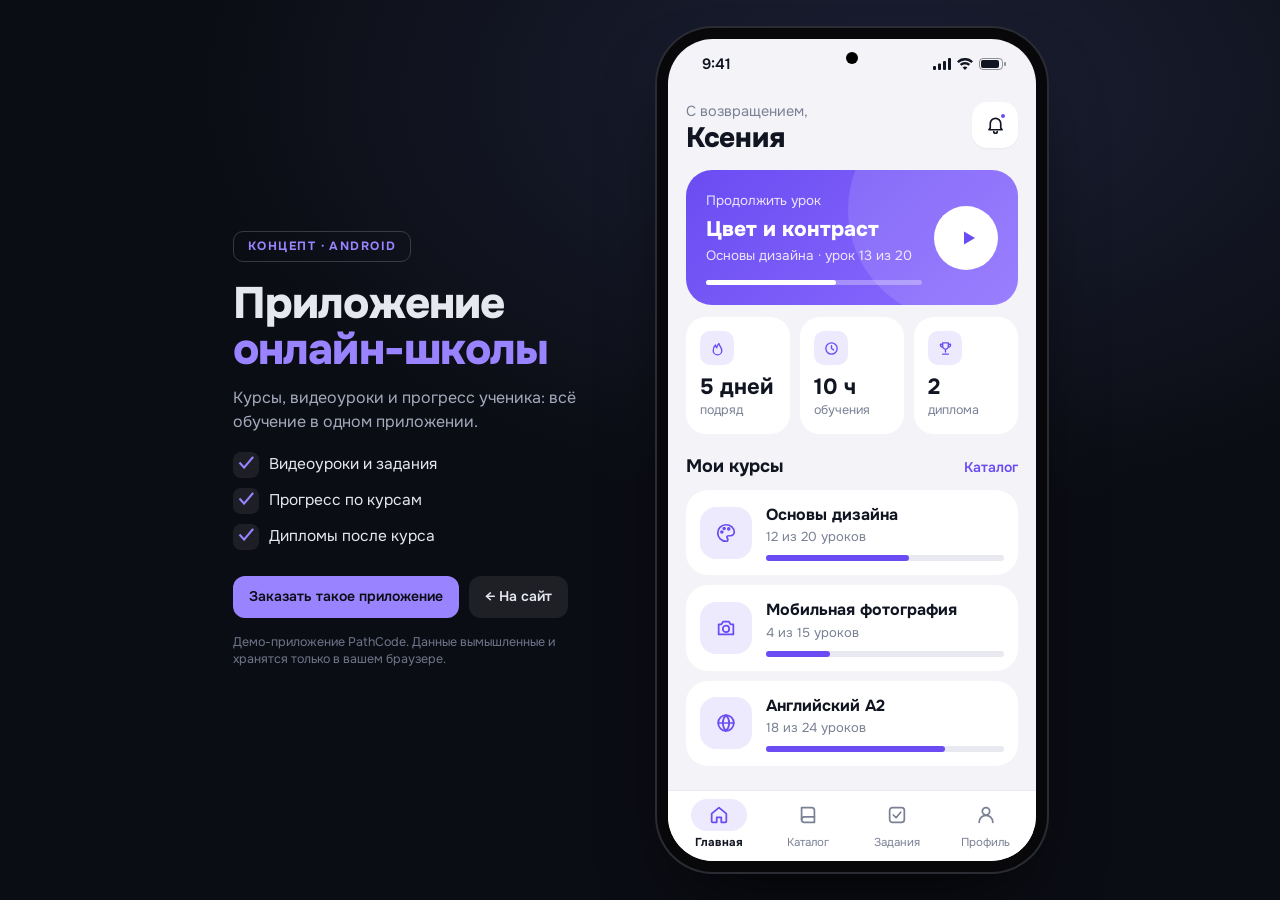
<file: works/apps/school.html>
<!doctype html>
<html lang="ru">
<head>
<meta charset="utf-8">
<meta name="viewport" content="width=device-width, initial-scale=1, viewport-fit=cover">
<meta name="theme-color" content="#F4F4F8">
<title>Шаг — онлайн-школа</title>
<meta name="description" content="Демо-приложение онлайн-школы: курсы, видеоуроки, задания, прогресс и дипломы.">
<link rel="preconnect" href="https://fonts.googleapis.com">
<link rel="preconnect" href="https://fonts.gstatic.com" crossorigin>
<link rel="stylesheet" href="https://fonts.googleapis.com/css2?family=Onest:wght@400;500;600;700;800&display=swap">
<link rel="stylesheet" href="kit.css?v=3">
<style>
:root{--bg:#F4F4F8;--acc:#6A4CF2;--acc-soft:#EEEAFE;--soft:#E9E9F1;--side-acc:#9A83FF;--chip-on:#111521}
.cont{position:relative;overflow:hidden;border-radius:26px;padding:20px;color:#fff;background:linear-gradient(135deg,#6A4CF2 0%,#8C6DFF 100%);display:flex;gap:12px;align-items:center;border:0;width:100%;text-align:left}
.cont::before{content:"";position:absolute;right:-50px;top:-70px;width:220px;height:220px;border-radius:50%;background:rgba(255,255,255,.12)}
.cont .tx{position:relative;flex:1;min-width:0}
.cont small{opacity:.85;font-size:13.5px}
.cont b{display:block;font:800 21px/1.15 var(--f);margin:6px 0 4px}
.cont .pb{height:5px;border-radius:3px;background:rgba(255,255,255,.3);margin-top:14px;max-width:220px}
.cont .pb i{display:block;height:100%;border-radius:3px;background:#fff}
.cont .play{position:relative;width:64px;height:64px;border-radius:50%;background:#fff;color:var(--acc);display:grid;place-items:center;flex:none}
.cont .play svg{width:24px;height:24px;margin-left:3px}
.stats{display:grid;grid-template-columns:repeat(3,minmax(0,1fr));gap:10px;margin-top:12px}
.stats div{background:var(--card);border-radius:20px;padding:14px}
.stats i{width:34px;height:34px;border-radius:10px;background:var(--acc-soft);color:var(--acc);display:grid;place-items:center;margin-bottom:10px}
.stats i svg{width:17px;height:17px}
.stats b{display:block;font-size:22px;line-height:1.1}
.stats small{color:var(--mut);font-size:12.5px}
.course{display:flex;gap:14px;align-items:center;background:var(--card);border-radius:22px;padding:14px;border:0;width:100%;text-align:left}
.course .ic{width:52px;height:52px;border-radius:16px;background:var(--acc-soft);color:var(--acc);display:grid;place-items:center;flex:none}
.course .ic svg{width:22px;height:22px}
.course .tx{flex:1;min-width:0}
.course b{display:block;font-size:16px}
.course small{color:var(--mut);font-size:13px}
.course .pb{height:6px;border-radius:3px;background:var(--soft);margin-top:8px}
.course .pb i{display:block;height:100%;border-radius:3px;background:var(--acc)}
.player{position:relative;margin:-6px -18px 0;height:250px;background:radial-gradient(180px 140px at 70% 30%,#7C5CFF 0%,transparent 70%),radial-gradient(160px 120px at 25% 55%,#9B4B8F 0%,transparent 70%),#2A1B6E;color:#fff;overflow:hidden}
@media (max-width:600px){.player{margin-top:calc(-14px - env(safe-area-inset-top,0px));padding-top:env(safe-area-inset-top,0px);height:calc(250px + env(safe-area-inset-top,0px))}}
.player .bk{position:absolute;top:14px;left:18px;width:44px;height:44px;border-radius:14px;border:0;background:rgba(255,255,255,.14);color:#fff;display:grid;place-items:center;z-index:2}
.player .bk svg{width:20px;height:20px}
.player .pp{position:absolute;left:50%;top:44%;transform:translate(-50%,-50%);width:76px;height:76px;border-radius:50%;border:2px solid rgba(255,255,255,.4);background:rgba(255,255,255,.14);color:#fff;display:grid;place-items:center;backdrop-filter:blur(4px)}
.player .pp svg{width:30px;height:30px}
.player .pp.play svg{margin-left:4px}
.player .seek{position:absolute;left:18px;right:18px;bottom:44px;height:20px;display:flex;align-items:center;cursor:pointer}
.player .seek i{position:relative;display:block;width:100%;height:5px;border-radius:3px;background:rgba(255,255,255,.28)}
.player .seek b{position:absolute;inset:0 auto 0 0;border-radius:3px;background:#fff}
.player .tm{position:absolute;left:18px;right:18px;bottom:16px;display:flex;justify-content:space-between;font-size:13.5px;font-variant-numeric:tabular-nums}
.player .badge{position:absolute;top:18px;right:18px;font-size:12px;font-weight:700;background:rgba(0,0,0,.25);padding:6px 10px;border-radius:10px}
.lh small{color:var(--mut);font-size:13.5px}
.lh h1{font:800 26px/1.15 var(--f);margin:4px 0 14px}
.tabs{display:flex;gap:22px;border-bottom:1px solid var(--line);margin-bottom:14px}
.tabs button{border:0;background:none;padding:0 0 10px;font-weight:600;font-size:15.5px;color:var(--mut);border-bottom:3px solid transparent;margin-bottom:-1px}
.tabs button.on{color:var(--ink);border-color:var(--acc)}
.les{display:flex;gap:14px;align-items:center;padding:10px 12px;border-radius:18px;border:0;background:none;width:100%;text-align:left}
.les .st{width:40px;height:40px;border-radius:50%;display:grid;place-items:center;flex:none;background:var(--acc-soft);color:var(--acc)}
.les .st svg{width:18px;height:18px}
.les.cur{background:var(--card);box-shadow:0 1px 2px rgba(17,21,33,.05)}
.les.cur .st{background:var(--acc);color:#fff}
.les.lock{opacity:.5}.les.lock .st{background:var(--soft);color:var(--mut)}
.les b{display:block;font-size:15.5px;font-weight:600}
.les small{color:var(--mut);font-size:13px}
.q{background:var(--card);border-radius:20px;padding:16px;margin-bottom:10px}
.q p{margin:0 0 12px;font-weight:600}
.q label{display:flex;gap:10px;align-items:center;padding:11px 12px;border-radius:14px;border:1.5px solid var(--line);margin-bottom:8px;cursor:pointer;font-size:15px}
.q label:has(input:checked){border-color:var(--acc);background:var(--acc-soft)}
.q label.ok{border-color:var(--ok);background:#E3F6EC}.q label.bad{border-color:var(--bad);background:#FDE8E8}
.q input{accent-color:var(--acc);width:18px;height:18px;margin:0;flex:none}
.wk{display:grid;grid-template-columns:repeat(7,1fr);gap:8px;text-align:center}
.wk i{display:grid;place-items:center;width:100%;aspect-ratio:1;border-radius:14px;background:var(--soft);color:#fff}
.wk i.on{background:var(--acc)}.wk i svg{width:18px;height:18px}
.wk small{display:block;margin-top:6px;color:var(--mut);font-size:12.5px}
.dip{display:flex;gap:14px;align-items:center;background:var(--card);border-radius:22px;padding:14px}
.dip .ic{width:52px;height:52px;border-radius:16px;background:var(--acc-soft);color:var(--acc);display:grid;place-items:center;flex:none}
.dip .ic svg{width:22px;height:22px}
.dip .tx{flex:1;min-width:0}.dip b{display:block;font-size:16px}.dip small{color:var(--mut);font-size:13px}
.prof3{display:grid;grid-template-columns:repeat(3,minmax(0,1fr));gap:10px;margin-top:12px}
.prof3 div{background:var(--card);border-radius:20px;padding:14px}.prof3 small{color:var(--mut);font-size:13px}.prof3 b{display:block;font-size:24px;margin-top:4px}
.mat{display:flex;gap:12px;align-items:center;padding:12px 0;border-bottom:1px solid var(--line)}
.mat:last-child{border-bottom:0}
.cont{transition:transform .14s}.cont:active{transform:scale(.98)}
.cont .play{animation:pc-pulse 2.2s infinite;--pulse:rgba(255,255,255,.55)}
.player .pp.play{animation:pp-p 2.2s infinite}
@keyframes pp-p{0%{box-shadow:0 0 0 0 rgba(255,255,255,.4)}100%{box-shadow:0 0 0 22px rgba(255,255,255,0)}}
.player .seek b{transition:width .25s linear}
.tabs button{transition:color .2s,border-color .25s}
.tabin{animation:pc-u .35s cubic-bezier(.2,.8,.2,1) both}
.les{transition:background .2s,transform .14s}.les:active{transform:scale(.98)}
.q label{transition:border-color .2s,background .2s,transform .14s}.q label:active{transform:scale(.98)}
.q label.ok,.q label.bad{animation:pc-bump .4s}
.view.enter .wk i.on{animation:pc-pop .45s cubic-bezier(.3,1.4,.5,1) both}
.wk div:nth-child(2) i{animation-delay:.05s}.wk div:nth-child(3) i{animation-delay:.1s}.wk div:nth-child(4) i{animation-delay:.15s}.wk div:nth-child(5) i{animation-delay:.2s}.wk div:nth-child(6) i{animation-delay:.25s}.wk div:nth-child(7) i{animation-delay:.3s}
.view.enter .stats>div{animation:pc-u .45s cubic-bezier(.2,.8,.2,1) both}
.view.enter .stats>div:nth-child(2){animation-delay:.06s}.view.enter .stats>div:nth-child(3){animation-delay:.12s}
.sheet-wrap.open .sheet .center>div:first-child{animation:pc-pop .6s .15s cubic-bezier(.3,1.4,.5,1) both}
</style>
</head>
<body>
<script src="kit.js?v=3"></script>
<script>
(() => {
const {esc, ic, iso, fromIso, addDays, today, dmy, plural, rnd, DOW, MON} = K;
const C = {
  design:{n:"Основы дизайна",i:"palette",l:["Как мыслит дизайнер","Форма и пятно","Баланс","Ритм","Контраст формы","Акцент","Визуальная иерархия","Шрифты: основы","Шрифтовые пары","Текст в макете","Композиция","Типографика","Цвет и контраст","Сетки и отступы","Фото в макете","Иконки","Интерфейсы","Адаптив","Портфолио","Финальный проект"],
    q:[["Что помогает выделить главное на странице?",["Контраст размера и цвета","Одинаковые элементы","Мелкий шрифт"],0],["Сколько шрифтов обычно хватает в макете?",["1–2","5–6","Чем больше, тем лучше"],0],["Зачем нужна модульная сетка?",["Чтобы элементы стояли ровно и логично","Чтобы добавить декор","Для печати"],0],["Какой текст читается лучше на тёмном фоне?",["Светлый с хорошим контрастом","Тёмно-серый","Насыщенно-синий"],0],["Что такое визуальная иерархия?",["Порядок, в котором взгляд считывает элементы","Список слоёв в редакторе","Палитра"],0],["Что даёт воздух между блоками?",["Группировку и спокойствие","Ничего","Экономию места"],0]]},
  photo:{n:"Мобильная фотография",i:"camera",l:["Камера телефона","Свет","Композиция кадра","Портрет","Предметка","Пейзаж","Ночная съёмка","Обработка: основы","Цветокоррекция","Ретушь","Съёмка еды","Репортаж","Сторис и рилс","Серия кадров","Итоговый проект"],
    q:[["Какой свет мягче для портрета?",["Рассеянный у окна","Прямое полуденное солнце","Вспышка в упор"],0],["Правило третей — это…",["Размещение объекта на линиях сетки 3×3","Съёмка трёх кадров","Три источника света"],0],["Что снизит шум ночью?",["Опора и ночной режим","Цифровой зум","Высокая резкость"],0],["Зачем снимать серию?",["Выбрать лучший момент","Заполнить память","Для HDR всегда"],0],["Что делает баланс белого?",["Убирает лишний оттенок цвета","Добавляет резкость","Меняет формат"],0],["Лучший ракурс для еды в тарелке?",["Сверху или под 45°","Снизу","Сбоку в упор"],0]]},
  eng:{n:"Английский A2",i:"globe",l:["Present Simple","Present Continuous","Past Simple","Irregular verbs","Will и going to","Comparatives","Superlatives","Countable nouns","Some и any","Much и many","Can и could","Must и have to","Present Perfect","Ever и never","Prepositions of time","Prepositions of place","Travel","At the restaurant","Shopping","Health","Work and jobs","Phrasal verbs","Reading practice","Final test"],
    q:[["She ___ coffee every morning.",["drinks","drink","drinking"],0],["Yesterday we ___ to the cinema.",["went","go","gone"],0],["This bag is ___ than that one.",["cheaper","more cheap","cheapest"],0],["Have you ___ been to London?",["ever","never","yet"],0],["How ___ water do you drink?",["much","many","a few"],0],["You ___ wear a seatbelt.",["must","can","might to"],0]]},
  py:{n:"Python с нуля",i:"doc",l:["Первая программа","Переменные","Типы данных","Условия","Циклы","Списки","Словари","Функции","Модули","Файлы","Ошибки","Классы","Наследование","Библиотеки","Работа с API","Telegram-бот","Парсер сайта","Итоговый проект"],
    q:[["Как вывести текст на экран?",["print('Привет')","echo 'Привет'","console.log"],0],["Какой тип у значения 3.14?",["float","int","str"],0],["Как начать цикл по списку?",["for x in items:","foreach items","loop items"],0],["Что вернёт len([1, 2, 3])?",["3","2","[1, 2, 3]"],0],["Как объявить функцию?",["def name():","function name()","fn name()"],0],["Какой модуль работает с JSON?",["json","os","math"],0]]},
  smm:{n:"SMM для бизнеса",i:"megaphone",l:["Цели и аудитория","Контент-план","Тексты","Визуал","Сторис","Рилс","Таргет","Блогеры","Аналитика","Чат-боты","Отзывы","Стратегия"],
    q:[["С чего начинается продвижение?",["С целей и портрета аудитории","С покупки рекламы","С логотипа"],0],["Что такое контент-план?",["График публикаций по темам","Список подписчиков","Бюджет"],0],["Какая метрика показывает вовлечённость?",["ER","CPM","ROI"],0],["Зачем отвечать на отзывы?",["Чтобы повысить доверие","Не нужно","Только на хорошие"],0],["Что лучше для охвата сейчас?",["Короткие видео","Длинные тексты без фото","Репосты"],0],["Для чего нужен чат-бот?",["Отвечать клиентам 24/7","Для красоты","Заменить сайт полностью"],0]]},
  excel:{n:"Excel и Google Таблицы",i:"chart",l:["Интерфейс","Формулы","Функции","ВПР","Сводные таблицы","Графики","Фильтры","Google Таблицы","Совместная работа","Автоматизация"],
    q:[["С чего начинается формула?",["Со знака =","С #","С $"],0],["Какая функция считает сумму?",["СУММ","СЧЁТ","СРЗНАЧ"],0],["ВПР ищет значение…",["в первом столбце диапазона","в любой ячейке листа","только в строке"],0],["Что делает сводная таблица?",["Группирует и считает данные","Красит ячейки","Удаляет дубли"],0],["Как закрепить ссылку на ячейку?",["$A$1","A1!","#A1"],0],["Где удобно работать вместе онлайн?",["Google Таблицы","Блокнот","Paint"],0]]}
};
const DUR = (cid, n) => cid === "design" && n === 11 ? 15 : cid === "design" && n === 12 ? 21 : cid === "design" && n === 13 ? 18 : 12 + Math.floor(rnd(cid + n)() * 13);
const S = () => K.s;
const enrolled = () => Object.keys(S().prog);
const done = cid => S().prog[cid] || 0;
const total = cid => C[cid].l.length;
const minsDone = () => S().baseMin + Object.entries(S().prog).reduce((a, [cid, d]) => a + Array.from({length:d}, (_, i) => DUR(cid, i + 1)).reduce((x, y) => x + y, 0), 0);
function streak(){ const a = new Set(S().act); let d = today(), n = 0; if (!a.has(iso(d))) d = addDays(d, -1); while (a.has(iso(d))) { n++; d = addDays(d, -1); } return n; }
const lastCourse = () => { const c = S().cur && S().prog[S().cur] !== undefined && done(S().cur) < total(S().cur) ? S().cur : enrolled().find(c => done(c) < total(c)); return c; };

function home(){
  const s = S(), lc = lastCourse(), h = Math.floor(minsDone() / 60);
  return `<div class="top"><div class="tt"><p class="hello">С возвращением,</p><h1 class="h1">${esc(s.name)}</h1></div><button class="ibtn" data-a="ntf" aria-label="Уведомления">${ic("bell")}${lc ? '<span class="dot"></span>' : ""}</button></div>
  ${lc ? `<button class="cont" data-a="go" data-to="lesson/${lc}/${done(lc) + 1}"><span class="tx"><small>Продолжить урок</small><b>${esc(C[lc].l[done(lc)])}</b><small>${esc(C[lc].n)} · урок ${done(lc) + 1} из ${total(lc)}</small><span class="pb" style="display:block"><i style="width:${Math.round(done(lc) / total(lc) * 100)}%"></i></span></span><span class="play">${ic("play")}</span></button>`
    : `<button class="cont" data-a="go" data-to="catalog"><span class="tx"><small>Все курсы пройдены</small><b>Выберите новый курс</b><small>В каталоге ${Object.keys(C).length - enrolled().length} курса</small></span><span class="play">${ic("arrow")}</span></button>`}
  <div class="stats"><div><i>${ic("fire")}</i><b>${streak()} ${plural(streak(), "день", "дня", "дней")}</b><small>подряд</small></div><div><i>${ic("clock")}</i><b>${h} ч</b><small>обучения</small></div><div><i>${ic("trophy")}</i><b>${s.dip.length}</b><small>${plural(s.dip.length, "диплом", "диплома", "дипломов")}</small></div></div>
  <div class="h2">Мои курсы <button data-a="go" data-to="catalog">Каталог</button></div>
  <div class="list">${enrolled().map(courseRow).join("")}</div>`;
}
const courseRow = cid => `<button class="course" data-a="go" data-to="course/${cid}"><span class="ic">${ic(C[cid].i)}</span><span class="tx"><b>${esc(C[cid].n)}</b><small>${done(cid) >= total(cid) ? "Пройден · диплом получен" : `${done(cid)} из ${total(cid)} ${plural(total(cid), "урока", "уроков", "уроков")}`}</small><span class="pb" style="display:block"><i style="width:${Math.round(done(cid) / total(cid) * 100)}%"></i></span></span></button>`;
K.on("ntf", () => { const lc = lastCourse(); K.sheet(`<h3>Уведомления</h3>${lc ? `<p>Вы остановились на уроке «${esc(C[lc].l[done(lc)])}». Ежедневное напоминание в ${S().remind}.</p>` : "<p>Новых уведомлений нет.</p>"}<button class="btn ghost" data-a="close">Закрыть</button>`); });

function course(cid){
  if (!C[cid]) return home();
  const d = done(cid);
  return `<div class="back"><button class="ibtn" data-a="back" data-to="home" aria-label="Назад">${ic("back")}</button><div><b>${esc(C[cid].n)}</b><small>${d} из ${total(cid)} · ${Math.round(d / total(cid) * 100)}%</small></div></div>
  <div class="course" style="margin-bottom:14px"><span class="ic">${ic(C[cid].i)}</span><span class="tx"><small>${d >= total(cid) ? "Курс пройден" : "Следующий урок"}</small><b>${d >= total(cid) ? "Диплом в профиле" : esc(C[cid].l[d])}</b><span class="pb" style="display:block"><i style="width:${Math.round(d / total(cid) * 100)}%"></i></span></span></div>
  ${C[cid].l.map((t, i) => lesRow(cid, i + 1)).join("")}`;
}
function lesRow(cid, n){
  const d = done(cid), st = n <= d ? "done" : n === d + 1 ? "cur" : "lock";
  return `<button class="les ${st}" data-a="openLes" data-c="${cid}" data-n="${n}"><span class="st">${ic(st === "done" ? "check" : st === "cur" ? "play" : "lock")}</span><span><b>${esc(C[cid].l[n - 1])}</b><small>${DUR(cid, n)} мин${st === "cur" ? " · смотрите сейчас" : ""}</small></span></button>`;
}
K.on("openLes", el => { const cid = el.dataset.c, n = +el.dataset.n; if (n > done(cid) + 1) { K.toast("Сначала пройдите предыдущий урок"); return; } K.go(`lesson/${cid}/${n}`); });

let pl = {key:"", t:0, play:false, tab:"desc"};
function lesson(cid, n){
  n = +n; if (!C[cid] || n > done(cid) + 1 || n < 1) return course(cid);
  const k = cid + "/" + n, dur = DUR(cid, n) * 60;
  if (pl.key !== k) pl = {key:k, t: n <= done(cid) ? dur : Math.round(dur * .34), play:false, tab:"desc"};
  const isDone = n <= done(cid), around = [n - 2, n - 1, n, n + 1].filter(x => x >= 1 && x <= total(cid));
  S().cur = cid; K.save();
  return `<div class="player"><button class="bk" data-a="back" data-to="course/${cid}" aria-label="Назад">${ic("back")}</button><span class="badge">${isDone ? "Просмотрено" : "×30 в демо"}</span>
    <button class="pp ${pl.play ? "" : "play"}" id="pp" data-a="pp" aria-label="${pl.play ? "Пауза" : "Смотреть"}">${ic(pl.play ? "pause" : "play")}</button>
    <div class="seek" id="seek" data-a="seek" role="slider" aria-label="Перемотка" aria-valuemin="0" aria-valuemax="${dur}"><i><b id="pbar" style="width:${pl.t / dur * 100}%"></b></i></div>
    <div class="tm"><span id="ptime">${mmss(pl.t)}</span><span>${mmss(dur)}</span></div></div>
  <div class="lh" style="margin-top:16px"><small>${esc(C[cid].n)} · урок ${n}</small><h1>${esc(C[cid].l[n - 1])}</h1></div>
  <div class="tabs">${[["desc","Описание"],["mat","Материалы"],["task","Задание"]].map(([kk, t]) => `<button class="${pl.tab===kk?"on":""}" data-a="ltab" data-t="${kk}">${t}</button>`).join("")}</div>
  ${pl.tab === "desc" ? `<p class="mut" style="margin:0 0 16px">${desc(cid, n)}</p>`
   : pl.tab === "mat" ? `<div class="card" style="margin-bottom:16px;padding:4px 16px">${["Конспект урока","Чек-лист","Ссылки и примеры"].map((m, i) => `<div class="mat"><span class="ic" style="width:40px;height:40px;border-radius:12px;background:var(--acc-soft);color:var(--acc);display:grid;place-items:center">${ic("doc")}</span><div style="flex:1"><b>${m}</b><br><small class="mut">${i === 0 ? "TXT · 2 КБ" : i === 1 ? "TXT · 1 КБ" : "TXT · 1 КБ"}</small></div><button class="ibtn" data-a="mat" data-c="${cid}" data-n="${n}" data-i="${i}" aria-label="Скачать">${ic("download")}</button></div>`).join("")}</div>`
   : `<div class="card" style="margin-bottom:16px"><b>Тест по уроку · 3 вопроса</b><p class="mut" style="margin:6px 0 12px">${S().quiz[k] !== undefined ? "Ваш результат: " + S().quiz[k] + " из 3" : "Проверьте, как усвоили тему"}</p><button class="btn sm" data-a="go" data-to="quiz/${cid}/${n}">${S().quiz[k] !== undefined ? "Пройти ещё раз" : "Начать тест"}</button></div>`}
  <div class="h2" style="margin-top:4px">Уроки модуля</div>
  ${around.map(x => lesRow(cid, x)).join("")}
  <div class="dock"><button class="btn" id="finish" data-a="finish" data-c="${cid}" data-n="${n}" ${isDone || pl.t >= dur * .9 ? "" : "disabled"}>${isDone ? (n < total(cid) ? "Следующий урок" : "Курс пройден") : pl.t >= dur * .9 ? "Завершить урок" : "Досмотрите урок до конца"}</button></div>`;
}
const mmss = s => String(Math.floor(s / 60)).padStart(2, "0") + ":" + String(Math.floor(s % 60)).padStart(2, "0");
const desc = (cid, n) => `В этом уроке разбираем тему «${C[cid].l[n - 1]}»: короткая теория, разбор примеров и практика. После просмотра пройдите тест во вкладке «Задание» и скачайте конспект в «Материалах».`;
function plTick(){
  const [cid, n] = pl.key.split("/"), dur = DUR(cid, +n) * 60;
  if (pl.play) { pl.t = Math.min(dur, pl.t + 30 * 0.25); if (pl.t >= dur) { pl.play = false; K.render(); K.toast("Урок просмотрен — можно завершить"); return; } }
  const b = K.$("#pbar"), t = K.$("#ptime"); if (b) b.style.width = (pl.t / dur * 100) + "%"; if (t) t.textContent = mmss(pl.t);
  const f = K.$("#finish"); if (f && f.disabled && pl.t >= dur * .9) { f.disabled = false; f.textContent = "Завершить урок"; }
}
K.on("pp", () => { pl.play = !pl.play; const b = K.$("#pp"); b.classList.toggle("play", !pl.play); b.innerHTML = ic(pl.play ? "pause" : "play"); b.setAttribute("aria-label", pl.play ? "Пауза" : "Смотреть"); });
K.on("seek", (el, e) => { const r = el.getBoundingClientRect(), [cid, n] = pl.key.split("/"), dur = DUR(cid, +n) * 60; pl.t = Math.max(0, Math.min(dur, (e.clientX - r.left) / r.width * dur)); plTick(); });
K.on("ltab", el => { pl.tab = el.dataset.t; K.render(); const n = K.$(".tabs").nextElementSibling; if (n) n.classList.add("tabin"); });
K.on("mat", el => { const cid = el.dataset.c, n = +el.dataset.n, i = +el.dataset.i, t = C[cid].l[n - 1];
  const body = i === 0 ? `Конспект урока «${t}»\nКурс: ${C[cid].n}, урок ${n}\n\n1. Главная мысль урока.\n2. Разбор примеров.\n3. Практика: повторите упражнение из видео.\n\nДемо-материал онлайн-школы «Шаг» от PathCode.` : i === 1 ? `Чек-лист к уроку «${t}»\n[ ] Посмотрел урок\n[ ] Сделал практику\n[ ] Прошёл тест\n` : `Полезные ссылки к уроку «${t}»\n— примеры из урока\n— дополнительное чтение\n`;
  K.dl(`${cid}-urok-${n}-${["konspekt","chek-list","ssylki"][i]}.txt`, body); K.toast("Файл скачан"); });
K.on("finish", el => {
  const cid = el.dataset.c, n = +el.dataset.n, s = S();
  if (n <= done(cid)) { if (n < total(cid)) K.go(`lesson/${cid}/${n + 1}`, true); else K.go("profile"); return; }
  s.prog[cid] = n; if (!s.act.includes(iso(today()))) s.act.push(iso(today()));
  if (n === total(cid)) { s.dip.unshift({n:C[cid].n, d:iso(today())}); K.save(); K.go("course/" + cid, true); K.sheet(`<div class="center"><div style="font-size:64px">🎓</div><h3>Курс «${esc(C[cid].n)}» пройден!</h3><p>Диплом уже в профиле. Его можно скачать картинкой.</p></div><button class="btn" data-a="dipDl" data-i="0">${ic("download")} Скачать диплом</button>`); return; }
  K.save(); K.toast("Урок пройден! Открыт следующий"); pl.key = ""; K.go(`lesson/${cid}/${n + 1}`, true);
});

let qa = {};
function quiz(cid, n){
  n = +n; if (!C[cid]) return home();
  const k = cid + "/" + n, bank = C[cid].q, start = (n * 2) % bank.length, qs = [0, 1, 2].map(i => bank[(start + i) % bank.length]);
  const sh = rnd(k); const order = qs.map(q => [0, 1, 2].sort(() => sh() - .5));
  const checked = qa._k === k && qa.done;
  if (qa._k !== k) qa = {_k:k};
  return `<div class="back"><button class="ibtn" data-a="back" data-to="tasks" aria-label="Назад">${ic("back")}</button><div><b>Тест: ${esc(C[cid].l[n - 1])}</b><small>${esc(C[cid].n)} · урок ${n}</small></div></div>
  ${qs.map((q, qi) => `<div class="q"><p>${qi + 1}. ${esc(q[0])}</p>${order[qi].map(oi => `<label class="${checked ? (oi === q[2] ? "ok" : qa[qi] === oi ? "bad" : "") : ""}"><input type="radio" name="q${qi}" data-ch="ans" data-q="${qi}" data-o="${oi}" ${qa[qi] === oi ? "checked" : ""} ${checked ? "disabled" : ""}>${esc(q[1][oi])}</label>`).join("")}</div>`).join("")}
  ${checked ? `<div class="card center" style="margin-bottom:10px"><b style="font-size:20px">${qa.score} из 3</b><p class="mut" style="margin:4px 0 0">${qa.score === 3 ? "Отлично, всё верно!" : qa.score === 2 ? "Хорошо! Одна ошибка." : "Стоит пересмотреть урок."}</p></div>` : ""}
  <div class="dock">${checked ? `<div class="two" style="display:grid;grid-template-columns:1fr 1fr;gap:10px"><button class="btn ghost" data-a="qRetry">Ещё раз</button><button class="btn" data-a="back" data-to="tasks">Готово</button></div>` : `<button class="btn" data-a="qCheck" data-k="${k}">Проверить</button>`}</div>`;
}
K.onChange("ans", el => { qa[+el.dataset.q] = +el.dataset.o; });
K.on("qCheck", el => {
  const k = el.dataset.k, [cid, n] = k.split("/"), bank = C[cid].q, start = (+n * 2) % bank.length;
  if ([0, 1, 2].some(i => qa[i] === undefined)) { K.toast("Ответьте на все вопросы"); return; }
  qa.score = [0, 1, 2].filter(i => qa[i] === bank[(start + i) % bank.length][2]).length; qa.done = true;
  S().quiz[k] = Math.max(S().quiz[k] ?? 0, qa.score); if (!S().act.includes(iso(today()))) S().act.push(iso(today())); K.save(); K.render(); K.bump(".card.center");
});
K.on("qRetry", () => { const k = qa._k; qa = {_k:k}; K.render(); });

function tasks(){
  const cur = enrolled().filter(c => done(c) < total(c)).map(c => [c, done(c) + 1]);
  const doneQ = Object.entries(S().quiz).sort((a, b) => b[0].localeCompare(a[0]));
  return `<h1 class="h1" style="margin:6px 0 16px">Задания</h1>
  <div class="h2" style="margin-top:0">К выполнению</div>
  <div class="list">${cur.map(([c, n]) => S().quiz[c + "/" + n] !== undefined ? "" : `<button class="item" data-a="go" data-to="quiz/${c}/${n}"><span class="ic">${ic("task")}</span><span class="tx"><b>Тест: ${esc(C[c].l[n - 1])}</b><small>${esc(C[c].n)} · урок ${n} · 3 вопроса</small></span><span class="end">${ic("next")}</span></button>`).join("") || '<div class="card mut">Все тесты по текущим урокам сданы</div>'}</div>
  <div class="h2">Выполнено</div>
  <div class="list">${doneQ.map(([k, sc]) => { const [c, n] = k.split("/"); return `<button class="item" data-a="go" data-to="quiz/${c}/${n}"><span class="ic" style="background:#E3F6EC;color:var(--ok)">${ic("check")}</span><span class="tx"><b>${esc(C[c].l[n - 1])}</b><small>${esc(C[c].n)}</small></span><span class="end">${sc}/3</span></button>`; }).join("") || '<div class="card mut">Здесь появятся пройденные тесты</div>'}</div>`;
}

function catalog(){
  return `<h1 class="h1" style="margin:6px 0 16px">Каталог</h1>
  <div class="list">${Object.keys(C).map(cid => { const on = S().prog[cid] !== undefined; return `<div class="course"><span class="ic">${ic(C[cid].i)}</span><span class="tx"><b>${esc(C[cid].n)}</b><small>${total(cid)} ${plural(total(cid), "урок", "урока", "уроков")} · ${Math.round(Array.from({length:total(cid)}, (_, i) => DUR(cid, i + 1)).reduce((a, b) => a + b, 0) / 60)} ч видео</small></span>${on ? `<button class="btn ghost sm" data-a="go" data-to="course/${cid}">Открыть</button>` : `<button class="btn sm" data-a="enroll" data-c="${cid}">Начать</button>`}</div>`; }).join("")}</div>
  <p class="mut" style="font-size:13px;text-align:center;margin-top:14px">В демо все курсы бесплатные. В рабочей версии — оплата картой и СБП.</p>`;
}
K.on("enroll", el => { S().prog[el.dataset.c] = 0; S().cur = el.dataset.c; K.save(); K.toast("Курс добавлен в «Мои курсы»"); K.go("course/" + el.dataset.c); });

function profile(){
  const s = S(), wk = Array.from({length:7}, (_, i) => addDays(today(), i - ((today().getDay() + 6) % 7)));
  const lessons = Object.values(s.prog).reduce((a, b) => a + b, 0) + s.baseLes;
  return `<div class="top"><h1 class="h1">Профиль</h1><button class="ibtn" data-a="settings" aria-label="Настройки">${ic("sliders")}</button></div>
  <div class="card" style="display:flex;gap:14px;align-items:center"><span style="width:64px;height:64px;flex:none;border-radius:50%;background:linear-gradient(140deg,#8C6DFF,#5A3BE0);color:#fff;display:grid;place-items:center;font-weight:800;font-size:22px">${esc((s.name[0] || "") + (s.last[0] || ""))}</span><div><b style="font-size:19px">${esc(s.name)} ${esc(s.last)}</b><br><small class="mut">Учится с марта 2026</small></div></div>
  <div class="prof3"><div><small>Уроков</small><b>${lessons}</b></div><div><small>Курсов</small><b>${enrolled().length}</b></div><div><small>Дипломов</small><b>${s.dip.length}</b></div></div>
  <div class="h2">Дипломы</div>
  <div class="list">${s.dip.map((d, i) => `<div class="dip"><span class="ic">${ic("award")}</span><span class="tx"><b>${esc(d.n)}</b><small>Выдан ${dmy(d.d)} ${fromIso(d.d).getFullYear()}</small></span><button class="ibtn" data-a="dipDl" data-i="${i}" aria-label="Скачать диплом">${ic("download")}</button></div>`).join("")}</div>
  <div class="h2">Эта неделя</div>
  <div class="card"><div class="wk">${wk.map(d => `<div><i class="${s.act.includes(iso(d)) ? "on" : ""}">${s.act.includes(iso(d)) ? ic("check") : ""}</i><small>${DOW[d.getDay()]}</small></div>`).join("")}</div></div>
  <div class="demo-note">Демо-приложение PathCode: прогресс хранится только в этом браузере, видео имитируется. <a href="https://t.me/BeauG0sse" target="_blank" rel="noopener">Заказать приложение для своей школы</a></div>`;
}
K.on("settings", () => {
  const s = S();
  K.sheet(`<h3>Настройки</h3><label class="field"><span>Имя</span><input id="stName" value="${esc(s.name)}" maxlength="20"></label><label class="field"><span>Фамилия</span><input id="stLast" value="${esc(s.last)}" maxlength="24"></label>
  <label class="field"><span>Напоминание о занятиях</span><input id="stRem" type="time" value="${s.remind}"></label>
  <div class="two"><button class="btn ghost" data-a="reset">Сбросить прогресс</button><button class="btn" data-a="stSave">Сохранить</button></div>`);
});
K.on("stSave", () => { const s = S(); s.name = K.$("#stName").value.trim() || s.name; s.last = K.$("#stLast").value.trim() || s.last; s.remind = K.$("#stRem").value || s.remind; K.save(); K.close(); K.toast("Сохранено"); K.render(); });
K.on("reset", async () => { K.close(); if (await K.ask({title:"Сбросить прогресс?", text:"Вернём курсы, тесты и дипломы к исходным.", ok:"Сбросить", danger:true})) { K.reset(); pl = {key:""}; qa = {}; K.go("home", true); K.toast("Прогресс сброшен"); } });
K.on("dipDl", el => {
  const d = S().dip[+el.dataset.i], s = S(), cv = document.createElement("canvas"); cv.width = 1600; cv.height = 1130; const x = cv.getContext("2d");
  x.fillStyle = "#FBFAFF"; x.fillRect(0, 0, 1600, 1130);
  const g = x.createLinearGradient(0, 0, 1600, 0); g.addColorStop(0, "#6A4CF2"); g.addColorStop(1, "#9A83FF"); x.fillStyle = g; x.fillRect(0, 0, 1600, 26); x.fillRect(0, 1104, 1600, 26);
  x.strokeStyle = "#D9D1FF"; x.lineWidth = 4; x.strokeRect(60, 70, 1480, 990);
  x.textAlign = "center"; x.fillStyle = "#6A4CF2"; x.font = "700 34px Onest, sans-serif"; x.fillText("ОНЛАЙН-ШКОЛА «ШАГ»", 800, 180);
  x.fillStyle = "#111521"; x.font = "800 110px Onest, sans-serif"; x.fillText("ДИПЛОМ", 800, 330);
  x.fillStyle = "#6B7080"; x.font = "400 38px Onest, sans-serif"; x.fillText("выдан", 800, 430);
  x.fillStyle = "#111521"; x.font = "700 76px Onest, sans-serif"; x.fillText(s.name + " " + s.last, 800, 540);
  x.fillStyle = "#6B7080"; x.font = "400 38px Onest, sans-serif"; x.fillText("за успешное окончание курса", 800, 630);
  x.fillStyle = "#6A4CF2"; x.font = "800 64px Onest, sans-serif"; x.fillText("«" + d.n + "»", 800, 730);
  x.fillStyle = "#6B7080"; x.font = "400 32px Onest, sans-serif"; x.fillText("Выдан " + dmy(d.d) + " " + fromIso(d.d).getFullYear() + " · № " + (1000 + Math.floor(rnd(d.n + d.d)() * 8999)), 800, 900);
  x.font = "400 26px Onest, sans-serif"; x.fillStyle = "#A0A4B4"; x.fillText("Демо-диплом PathCode", 800, 1000);
  cv.toBlob(b => { const a = document.createElement("a"); a.href = URL.createObjectURL(b); a.download = "diplom-" + d.n.toLowerCase().replace(/[^a-zа-яё0-9]+/gi, "-") + ".png"; document.body.appendChild(a); a.click(); setTimeout(() => { URL.revokeObjectURL(a.href); a.remove(); }, 500); }, "image/png");
  K.close(); K.toast("Диплом скачан");
});

function defaults(){
  const t = today(), mon = addDays(t, -((t.getDay() + 6) % 7)), act = [];
  for (let d = addDays(t, -9); d < t; d = addDays(d, 1)) if (d.getDay() !== 0 && d.getDay() !== 6 || d >= mon) act.push(iso(d));
  return {v:2, name:"Ксения", last:"Морозова", remind:"19:00", prog:{design:12, photo:4, eng:18}, cur:"design", quiz:{"design/12":3, "eng/18":2}, dip:[{n:"Мобильная фотография: старт", d:"2026-09-02"}, {n:"Английский A1", d:"2026-06-15"}], act, baseMin:0, baseLes:0};
}
K.app({
  key: "pc-school", title: "Шаг — онлайн-школа", defaults,
  side: {tag:"Концепт · Android", h1:"Приложение", h1b:"онлайн-школы", text:"Курсы, видеоуроки и прогресс ученика: всё обучение в одном приложении.", feats:["Видеоуроки и задания","Прогресс по курсам","Дипломы после курса"]},
  tabs: [{r:"home",l:"Главная",i:"home",m:["course"]},{r:"catalog",l:"Каталог",i:"book"},{r:"tasks",l:"Задания",i:"task",m:["quiz"]},{r:"profile",l:"Профиль",i:"user"}],
  start: "home", noTabs: ["lesson","quiz"], routes: {home, course, lesson, quiz, tasks, catalog, profile},
  mounted: {lesson: () => K.timer(plTick, 250)}
});
})();
</script>
</body>
</html>
</file>
<file: works/apps/kit.css>
/* Общая основа демо-приложений PathCode: рамка телефона на ПК, полноэкранный режим на телефоне,
   навигация снизу, карточки, кнопки, шторки и уведомления. Цвета приложения задаются в его странице. */
:root{
  --bg:#F3F4F8; --card:#FFFFFF; --ink:#111521; --mut:#7A8194; --line:#E8EAF0; --soft:#EEF0F6;
  --acc:#5B4BE8; --acc-ink:#FFFFFF; --acc-soft:#ECEAFD; --ok:#1EA460; --bad:#E5484D;
  --r:20px; --f:"Onest",system-ui,-apple-system,"Segoe UI",Roboto,sans-serif;
}
*{box-sizing:border-box;-webkit-tap-highlight-color:transparent}
html,body{height:100%;margin:0}
body{font:400 15px/1.4 var(--f);color:var(--ink);background:radial-gradient(1200px 700px at 70% 10%,#1B1F33 0%,#0B0D14 60%);-webkit-font-smoothing:antialiased}
button,input,select,textarea{font:inherit;color:inherit}
button{cursor:pointer}
img,svg{display:block}
a{color:inherit}
:focus-visible{outline:2px solid var(--acc);outline-offset:2px}

/* ---------- сцена и рамка ---------- */
.stage{min-height:100dvh;display:flex;align-items:center;justify-content:center;gap:64px;padding:24px}
.side{max-width:360px;color:#E6E8EF}
.side .tag{display:inline-block;padding:6px 14px;border:1px solid rgba(255,255,255,.18);border-radius:10px;font-size:12px;font-weight:700;letter-spacing:.12em;text-transform:uppercase;color:var(--side-acc,#A99BFF)}
.side h1{font:800 44px/1.05 var(--f);margin:18px 0 14px;letter-spacing:-.02em}
.side h1 span{color:var(--side-acc,#A99BFF)}
.side p{color:#A4AABB;font-size:16px;line-height:1.5;margin:0 0 18px}
.side ul{margin:0 0 26px;padding:0;list-style:none;display:grid;gap:10px}
.side li{display:flex;gap:10px;align-items:center;font-size:15.5px}
.side li::before{content:"✓";width:26px;height:26px;border-radius:8px;display:grid;place-items:center;background:rgba(255,255,255,.08);color:var(--side-acc,#A99BFF);font-weight:700;flex:none}
.side .links{display:flex;flex-wrap:wrap;gap:10px}
.side .links a{text-decoration:none;padding:11px 16px;border-radius:12px;background:rgba(255,255,255,.08);font-weight:600;font-size:14px}
.side .links a.pri{background:var(--side-acc,#A99BFF);color:#0B0D14}
.side small{display:block;margin-top:16px;color:#6F768A;font-size:12.5px}
.device{position:relative;width:390px;height:min(844px,calc(100dvh - 48px));border-radius:56px;padding:11px;background:#08080A;box-shadow:0 0 0 2px #2A2C33,0 40px 80px -30px rgba(0,0,0,.8);flex:none}
.app{position:relative;height:100%;border-radius:45px;overflow:hidden;background:var(--bg);display:flex;flex-direction:column;isolation:isolate}
.status{flex:none;height:46px;display:flex;align-items:center;justify-content:space-between;padding:4px 30px 0 34px;font-weight:600;font-size:15px;color:var(--ink);position:relative}
.status::after{content:"";position:absolute;left:50%;top:13px;width:12px;height:12px;margin-left:-6px;border-radius:50%;background:#000}
.status svg{height:12px;width:auto;fill:currentColor}
.status .r{display:flex;gap:6px;align-items:center}
.view{flex:1;overflow-y:auto;overflow-x:hidden;padding:6px 18px 26px;scrollbar-width:none;overscroll-behavior:contain}
.view::-webkit-scrollbar{display:none}
.view.full{padding-bottom:110px}
.tabbar{flex:none;display:grid;grid-template-columns:repeat(4,1fr);padding:8px 6px calc(10px + env(safe-area-inset-bottom,0px));background:var(--card);border-top:1px solid var(--line)}
.tabbar.hide{display:none}
.tab{border:0;background:none;display:flex;flex-direction:column;align-items:center;gap:4px;font-size:11.5px;color:var(--mut);padding:0}
.tab i{width:56px;height:32px;border-radius:16px;display:grid;place-items:center;transition:background .2s}
.tab svg{width:22px;height:22px}
.tab.on{color:var(--ink);font-weight:700}
.tab.on i{background:var(--tab-on,var(--acc-soft));color:var(--tab-on-ink,var(--acc))}

@media (max-width:860px){.side{display:none}}
@media (max-width:600px){
  body{background:var(--bg)}
  .stage{display:block;padding:0;min-height:0}
  .device{width:100%;height:100dvh;border-radius:0;padding:0;background:none;box-shadow:none}
  .app{border-radius:0}
  .status{display:none}
  .view{padding-top:calc(14px + env(safe-area-inset-top,0px))}
}

/* ---------- типографика и общие блоки ---------- */
.hello{color:var(--mut);font-size:14.5px;margin:6px 0 2px}
.h1{font:800 28px/1.1 var(--f);margin:0;letter-spacing:-.01em}
.h2{font:700 18px/1.2 var(--f);margin:22px 0 12px;display:flex;justify-content:space-between;align-items:baseline}
.h2 a,.h2 button{font-size:14px;font-weight:600;color:var(--acc);text-decoration:none;border:0;background:none;padding:0}
.mut{color:var(--mut)}
.top{display:flex;align-items:center;justify-content:space-between;gap:12px;margin:4px 0 16px}
.top .tt{min-width:0}
.top .acts{display:flex;gap:10px;flex:none}
.ibtn{width:46px;height:46px;border-radius:15px;border:0;background:var(--card);display:grid;place-items:center;position:relative;flex:none;box-shadow:0 1px 2px rgba(17,21,33,.05)}
.ibtn svg{width:21px;height:21px}
.ibtn .dot{position:absolute;top:10px;right:11px;width:8px;height:8px;border-radius:50%;background:var(--acc);border:2px solid var(--card)}
.back{display:flex;align-items:center;gap:12px;margin:4px 0 18px}
.back .ibtn{width:44px;height:44px}
.back b{display:block;font-size:19px;line-height:1.2}
.back small{color:var(--mut);font-size:13.5px}
.card{background:var(--card);border-radius:var(--r);padding:16px;box-shadow:0 1px 2px rgba(17,21,33,.04)}
.list{display:grid;gap:10px}
.list>*,.grid>*{min-width:0}
.item{display:flex;align-items:center;gap:14px;background:var(--card);border-radius:var(--r);padding:14px;border:0;width:100%;text-align:left;box-shadow:0 1px 2px rgba(17,21,33,.04)}
.item .ic{width:52px;height:52px;border-radius:16px;background:var(--acc-soft);color:var(--acc);display:grid;place-items:center;flex:none;font-size:24px}
.item .ic svg{width:22px;height:22px}
.item .tx{flex:1;min-width:0}
.item .tx b{display:block;font-size:15.5px;font-weight:600;white-space:nowrap;overflow:hidden;text-overflow:ellipsis}
.item .tx small{display:block;color:var(--mut);font-size:13px;margin-top:2px}
.item .end{flex:none;text-align:right;font-weight:700}
.chips{display:flex;gap:8px;overflow-x:auto;scrollbar-width:none;margin:0 -18px 14px;padding:0 18px}
.chips::-webkit-scrollbar{display:none}
.chip{flex:none;border:0;background:var(--card);border-radius:14px;padding:10px 16px;font-weight:600;font-size:14px;box-shadow:0 1px 2px rgba(17,21,33,.05)}
.chip.on{background:var(--chip-on,var(--ink));color:var(--chip-on-ink,#fff)}
.seg{display:grid;grid-auto-flow:column;grid-auto-columns:1fr;background:var(--soft);border-radius:16px;padding:4px;margin-bottom:16px}
.seg button{border:0;background:none;border-radius:12px;padding:10px 6px;font-weight:600;font-size:14px;color:var(--mut)}
.seg button.on{background:var(--card);color:var(--ink);box-shadow:0 1px 3px rgba(17,21,33,.1)}
.btn{display:flex;align-items:center;justify-content:center;gap:10px;width:100%;height:56px;border:0;border-radius:18px;background:var(--acc);color:var(--acc-ink);font-weight:700;font-size:16.5px;text-decoration:none;transition:transform .1s,opacity .2s}
.btn:active{transform:scale(.98)}
.btn:disabled{opacity:.45;cursor:not-allowed}
.btn.dark{background:var(--ink);color:var(--bg)}
.btn.ghost{background:var(--card);color:var(--ink);box-shadow:inset 0 0 0 1px var(--line)}
.btn.sm{height:42px;border-radius:14px;font-size:14.5px;width:auto;padding:0 16px}
.btn svg{width:20px;height:20px}
.dock{position:absolute;left:0;right:0;bottom:0;padding:12px 18px calc(16px + env(safe-area-inset-bottom,0px));background:linear-gradient(0deg,var(--bg) 70%,transparent);z-index:5}
.pill{display:inline-flex;align-items:center;gap:6px;padding:5px 10px;border-radius:10px;font-size:12.5px;font-weight:700;background:var(--acc-soft);color:var(--acc)}
.pill.ok{background:#E3F6EC;color:var(--ok)}
.pill.grey{background:var(--soft);color:var(--mut)}
.row{display:flex;align-items:center;justify-content:space-between;gap:12px}
.kv{display:grid;gap:0}
.kv div{display:flex;justify-content:space-between;gap:16px;padding:13px 0;border-bottom:1px solid var(--line);font-size:15px}
.kv div:last-child{border-bottom:0}
.kv span{color:var(--mut)}
.kv b{font-weight:600;text-align:right}
.field{display:grid;gap:6px;margin-bottom:12px}
.field span{font-size:13px;color:var(--mut)}
.field input,.field select,.field textarea{height:52px;border-radius:16px;border:1px solid var(--line);background:var(--card);padding:0 14px;outline:none;width:100%;min-width:0}
.field textarea{height:84px;padding:12px 14px;resize:none}
.field input:focus,.field select:focus,.field textarea:focus{border-color:var(--acc)}
.switch{position:relative;width:50px;height:30px;flex:none}
.switch input{position:absolute;opacity:0;inset:0;margin:0;cursor:pointer}
.switch i{position:absolute;inset:0;border-radius:15px;background:var(--line);transition:background .2s;pointer-events:none}
.switch i::after{content:"";position:absolute;top:3px;left:3px;width:24px;height:24px;border-radius:50%;background:#fff;box-shadow:0 1px 3px rgba(0,0,0,.25);transition:transform .2s}
.switch input:checked+i{background:var(--acc)}
.switch input:checked+i::after{transform:translateX(20px)}
.empty{text-align:center;color:var(--mut);padding:40px 10px}
.empty b{display:block;color:var(--ink);font-size:17px;margin-bottom:6px}
.demo-note{margin-top:18px;border:1px dashed var(--line);border-radius:16px;padding:14px;font-size:13px;color:var(--mut)}
.demo-note a{color:var(--acc);font-weight:600}

/* ---------- шторка, подтверждение, уведомление ---------- */
.sheet-wrap{position:absolute;inset:0;z-index:20;background:rgba(10,12,20,.45);display:flex;align-items:flex-end;opacity:0;pointer-events:none;transition:opacity .25s}
.sheet-wrap.open{opacity:1;pointer-events:auto}
.sheet{width:100%;max-height:88%;overflow:auto;background:var(--card);border-radius:28px 28px 0 0;padding:10px 18px calc(20px + env(safe-area-inset-bottom,0px));transform:translateY(100%);transition:transform .3s cubic-bezier(.2,.8,.2,1)}
.sheet-wrap.open .sheet{transform:none}
.sheet .grab{width:42px;height:5px;border-radius:3px;background:var(--line);margin:0 auto 14px}
.sheet h3{margin:0 0 6px;font-size:20px}
.sheet p{margin:0 0 16px;color:var(--mut)}
.sheet .two{display:grid;grid-template-columns:1fr 1fr;gap:10px;margin-top:6px}
.toast{position:absolute;left:50%;bottom:96px;z-index:30;transform:translate(-50%,16px);background:#14161D;color:#fff;font-size:14px;font-weight:500;padding:12px 18px;border-radius:14px;opacity:0;pointer-events:none;transition:opacity .25s,transform .25s;width:max-content;max-width:calc(100% - 36px);text-align:center;box-shadow:0 14px 30px -12px rgba(0,0,0,.5)}
.toast.show{opacity:1;transform:translate(-50%,0)}
/* ---------- анимации ---------- */
@keyframes pc-f{from{opacity:0;transform:translateX(30px)}to{opacity:1;transform:none}}
@keyframes pc-b{from{opacity:0;transform:translateX(-30px)}to{opacity:1;transform:none}}
@keyframes pc-u{from{opacity:0;transform:translateY(14px)}to{opacity:1;transform:none}}
@keyframes pc-pop{0%{transform:scale(.6);opacity:0}70%{transform:scale(1.08);opacity:1}100%{transform:scale(1)}}
@keyframes pc-tab{0%{transform:scale(.7)}60%{transform:scale(1.12)}100%{transform:scale(1)}}
@keyframes pc-w{from{transform:scaleX(0)}}
@keyframes pc-h{from{transform:scaleY(.04)}}
@keyframes pc-draw{from{stroke-dashoffset:40}to{stroke-dashoffset:0}}
@keyframes pc-bump{0%{transform:scale(1)}35%{transform:scale(1.07)}70%{transform:scale(.97)}100%{transform:scale(1)}}
@keyframes pc-pulse{0%{box-shadow:0 0 0 0 var(--pulse,rgba(255,255,255,.45))}100%{box-shadow:0 0 0 18px transparent}}
.view.enter>*:not(.dock):not(.cartbar):not(.fab){animation:pc-u .42s cubic-bezier(.2,.8,.2,1) both}
.view.enter.d-fwd>*:not(.dock):not(.cartbar):not(.fab){animation-name:pc-f}
.view.enter.d-back>*:not(.dock):not(.cartbar):not(.fab){animation-name:pc-b}
.view.enter>*:nth-child(2){animation-delay:.03s!important}.view.enter>*:nth-child(3){animation-delay:.06s!important}.view.enter>*:nth-child(4){animation-delay:.09s!important}
.view.enter>*:nth-child(5){animation-delay:.12s!important}.view.enter>*:nth-child(6){animation-delay:.15s!important}.view.enter>*:nth-child(n+7){animation-delay:.18s!important}
.view.enter .list>*{animation:pc-u .45s cubic-bezier(.2,.8,.2,1) both}
.view.enter .list>*:nth-child(1){animation-delay:.1s}.view.enter .list>*:nth-child(2){animation-delay:.15s}.view.enter .list>*:nth-child(3){animation-delay:.2s}
.view.enter .list>*:nth-child(4){animation-delay:.25s}.view.enter .list>*:nth-child(5){animation-delay:.3s}.view.enter .list>*:nth-child(n+6){animation-delay:.35s}
.view.enter .dock{animation:pc-u .45s .12s cubic-bezier(.2,.8,.2,1) both}
.view.enter .pb i,.view.enter .grow-w{transform-origin:left;animation:pc-w .9s .2s cubic-bezier(.2,.8,.2,1) both}
.view.enter .grow-h{transform-origin:bottom;animation:pc-h .8s cubic-bezier(.2,.8,.2,1) both}
.view.soft .list>*,.view.soft .grid>*{animation:pc-u .38s cubic-bezier(.2,.8,.2,1) both}
.view.soft .list>*:nth-child(2),.view.soft .grid>*:nth-child(2){animation-delay:.04s}.view.soft .list>*:nth-child(3),.view.soft .grid>*:nth-child(3){animation-delay:.08s}
.view.soft .list>*:nth-child(4),.view.soft .grid>*:nth-child(4){animation-delay:.12s}.view.soft .list>*:nth-child(n+5),.view.soft .grid>*:nth-child(n+5){animation-delay:.16s}
.view.soft .pb i,.view.soft .grow-w{transform-origin:left;animation:pc-w .8s cubic-bezier(.2,.8,.2,1) both}
.view.soft .grow-h{transform-origin:bottom;animation:pc-h .7s cubic-bezier(.2,.8,.2,1) both}
.tab.on i{animation:pc-tab .4s cubic-bezier(.3,1.4,.5,1)}
.item,.chip,.cat,.btn,.ibtn,.seg button,.tab{transition:transform .14s,background .2s,color .2s,box-shadow .2s}
.item:active,.chip:active,.cat:active,.ibtn:active,.seg button:active{transform:scale(.96)}
.seg button{transition:background .25s,color .25s,box-shadow .25s,transform .14s}
.bump{animation:pc-bump .45s cubic-bezier(.3,1.4,.5,1)}
.sheet-wrap.open .sheet>*{animation:pc-u .4s .08s cubic-bezier(.2,.8,.2,1) both}
.sheet-wrap.open .sheet>.grab{animation:none}
@media (prefers-reduced-motion:reduce){*{transition:none!important;animation:none!important}}
</file>
